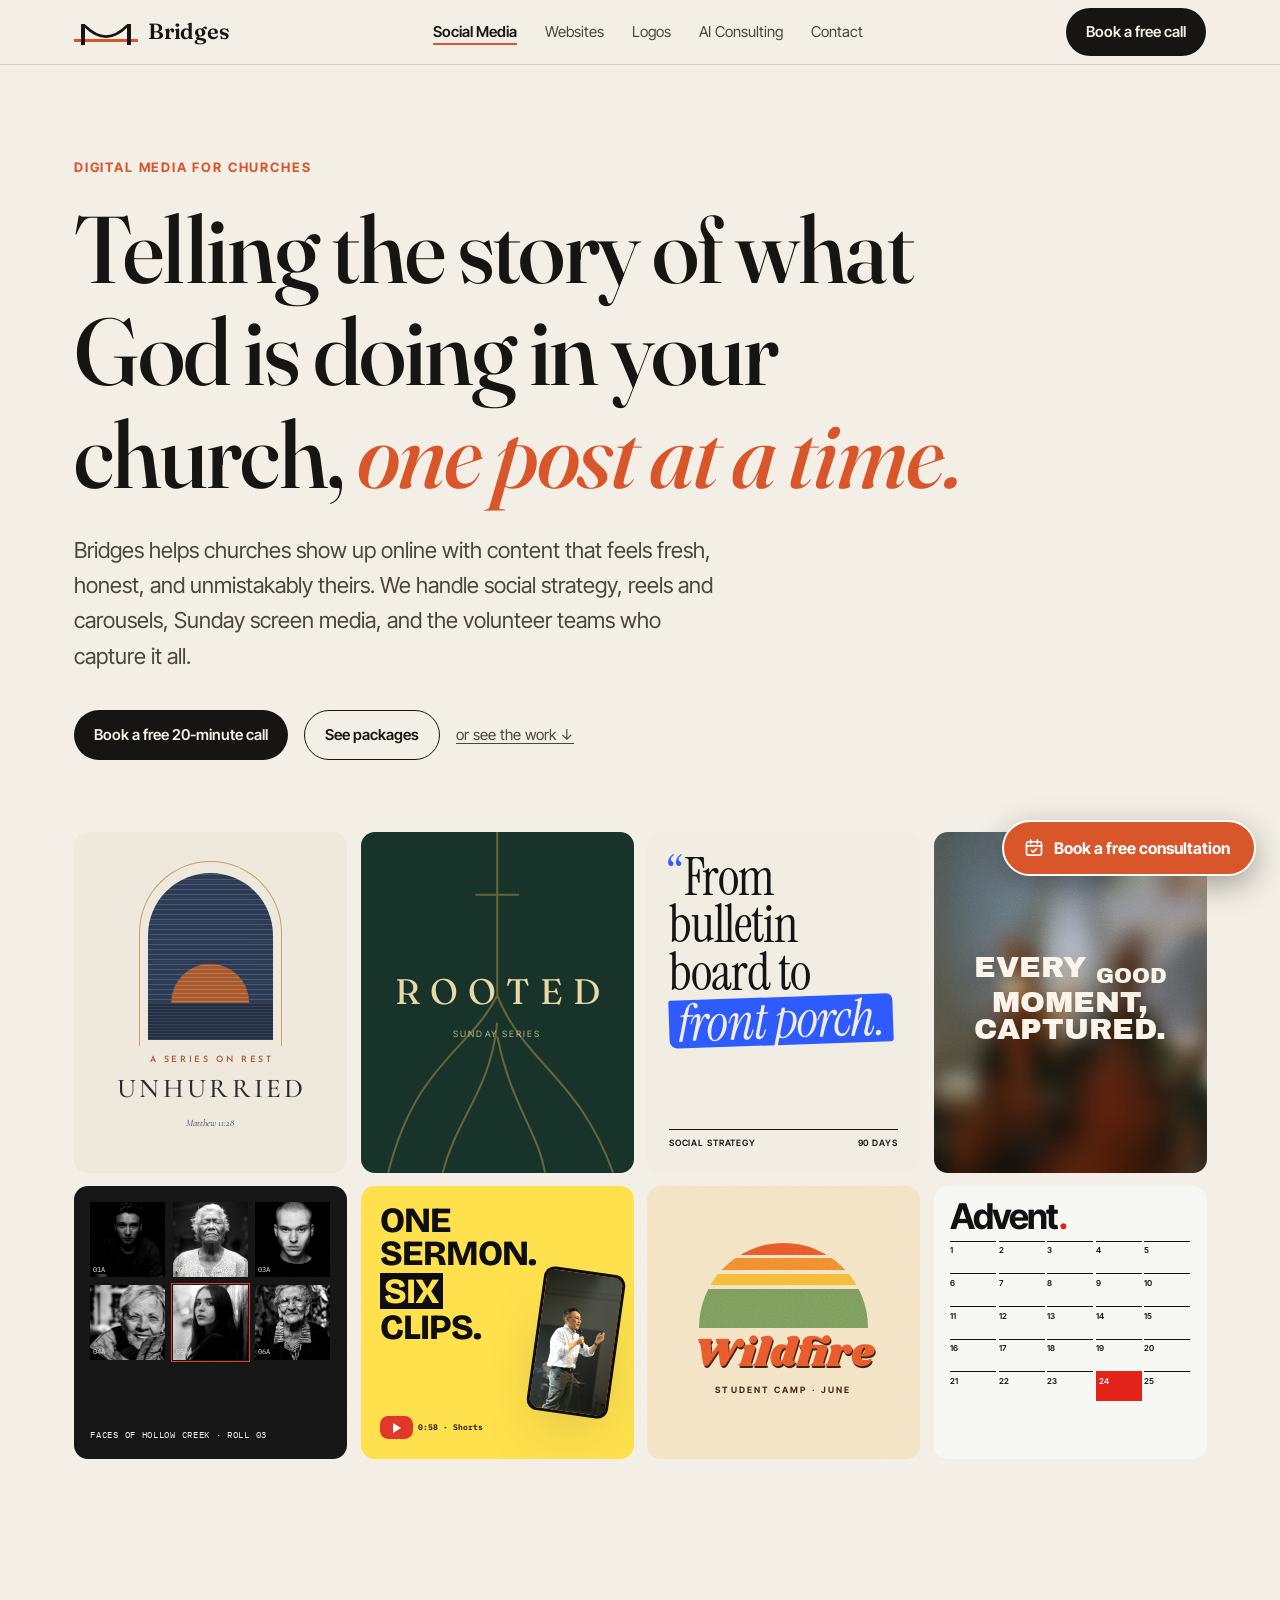
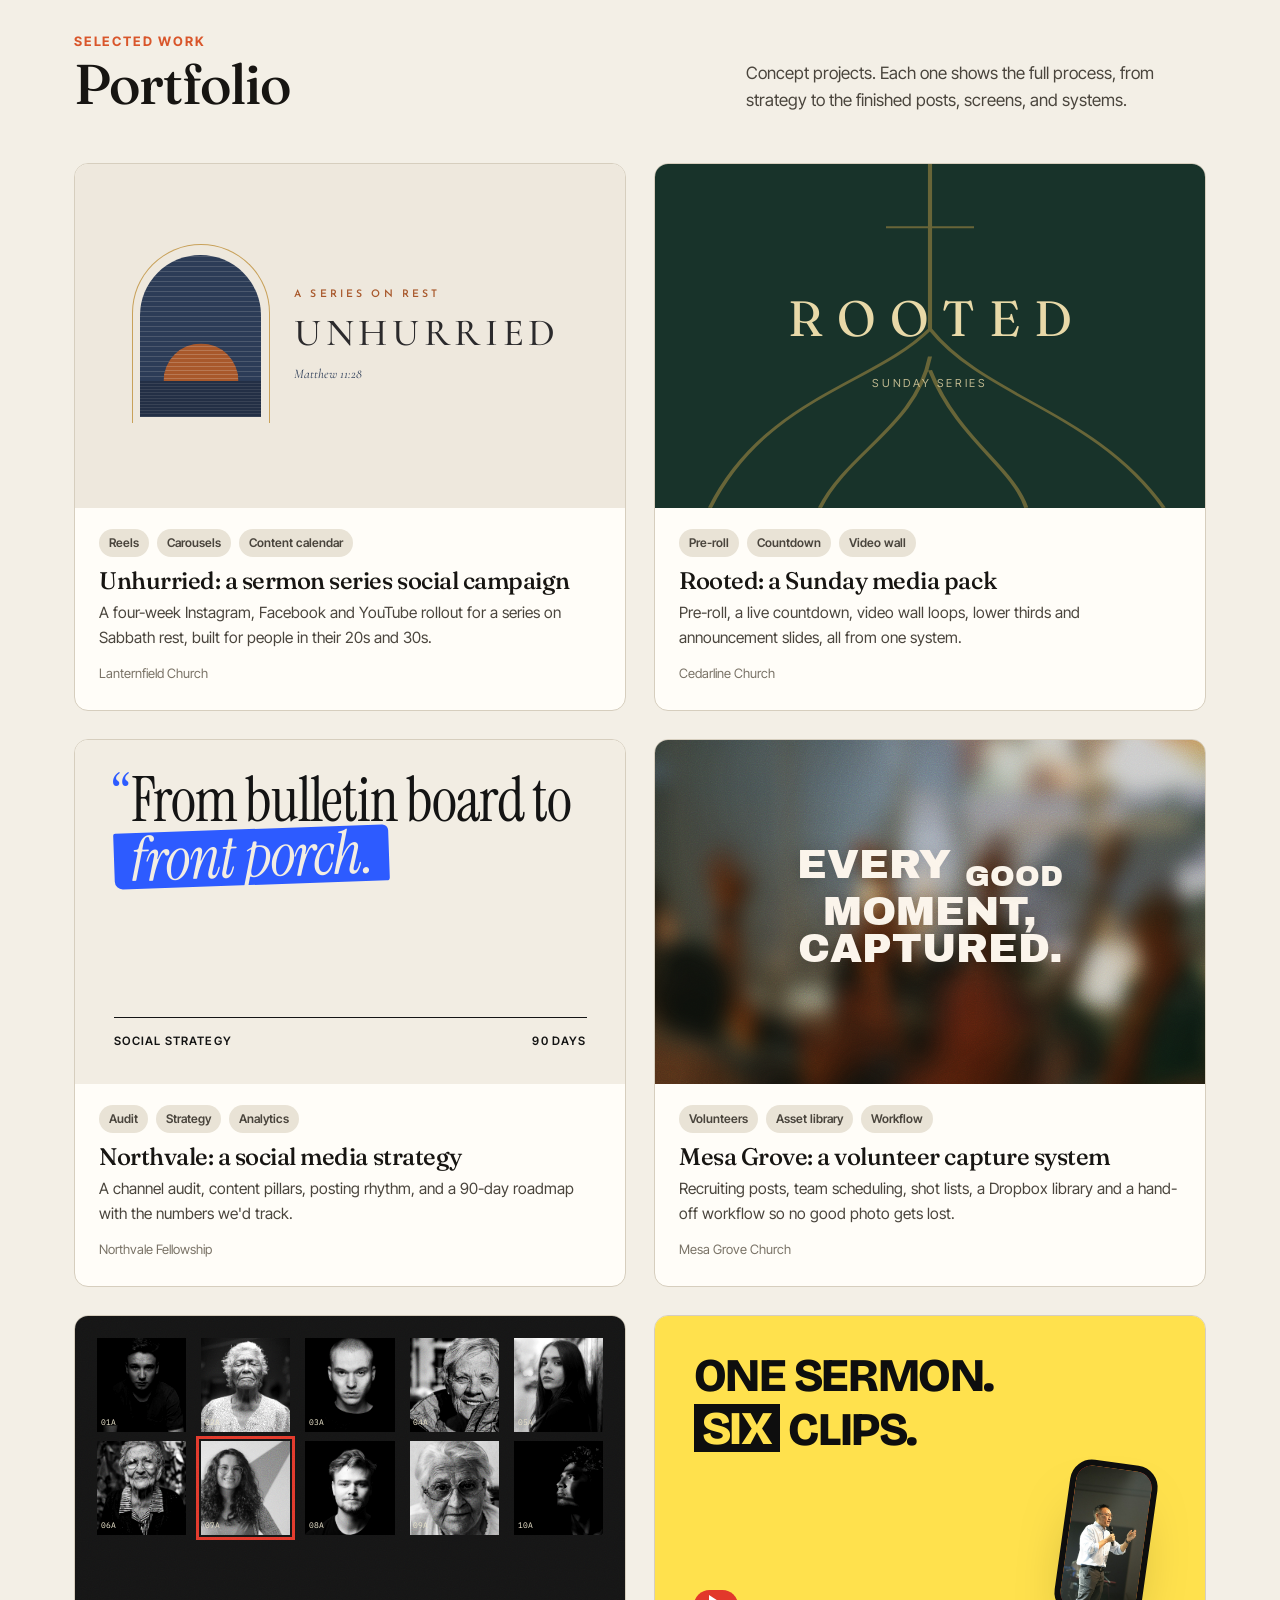
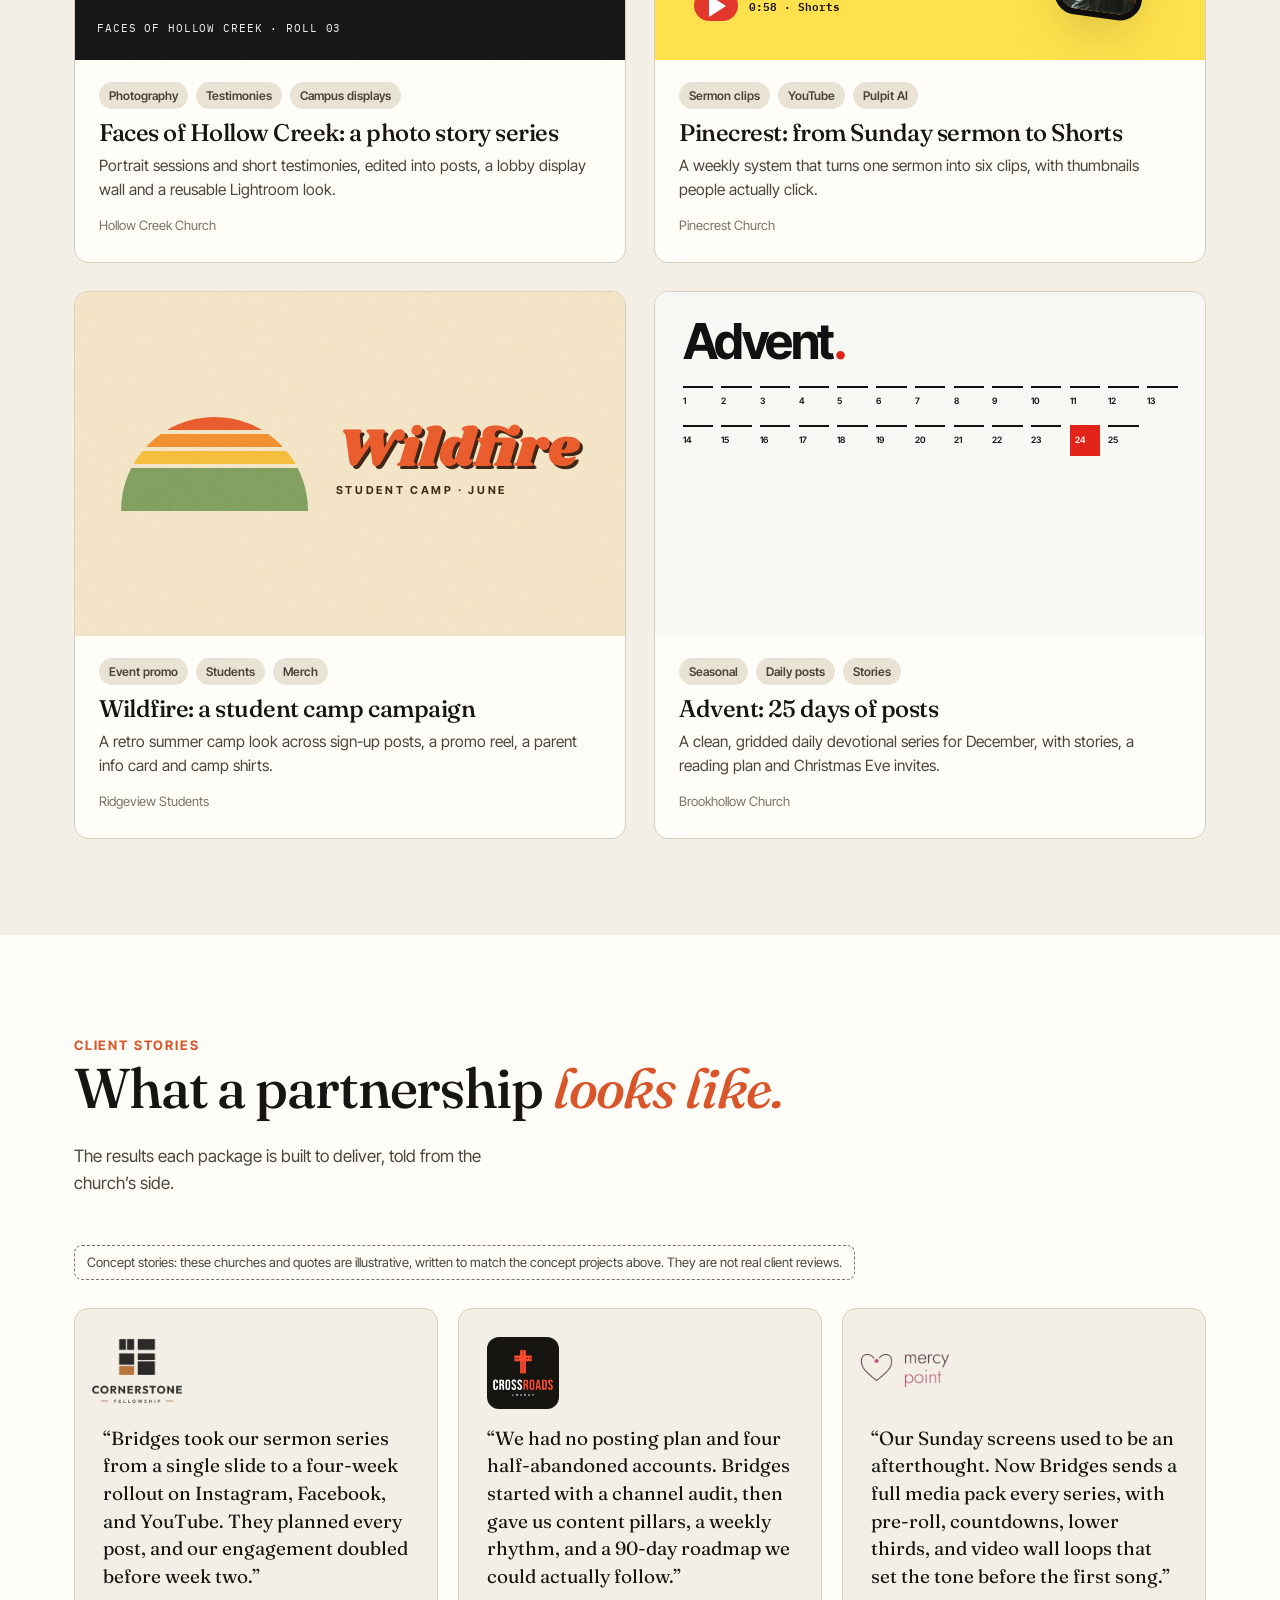
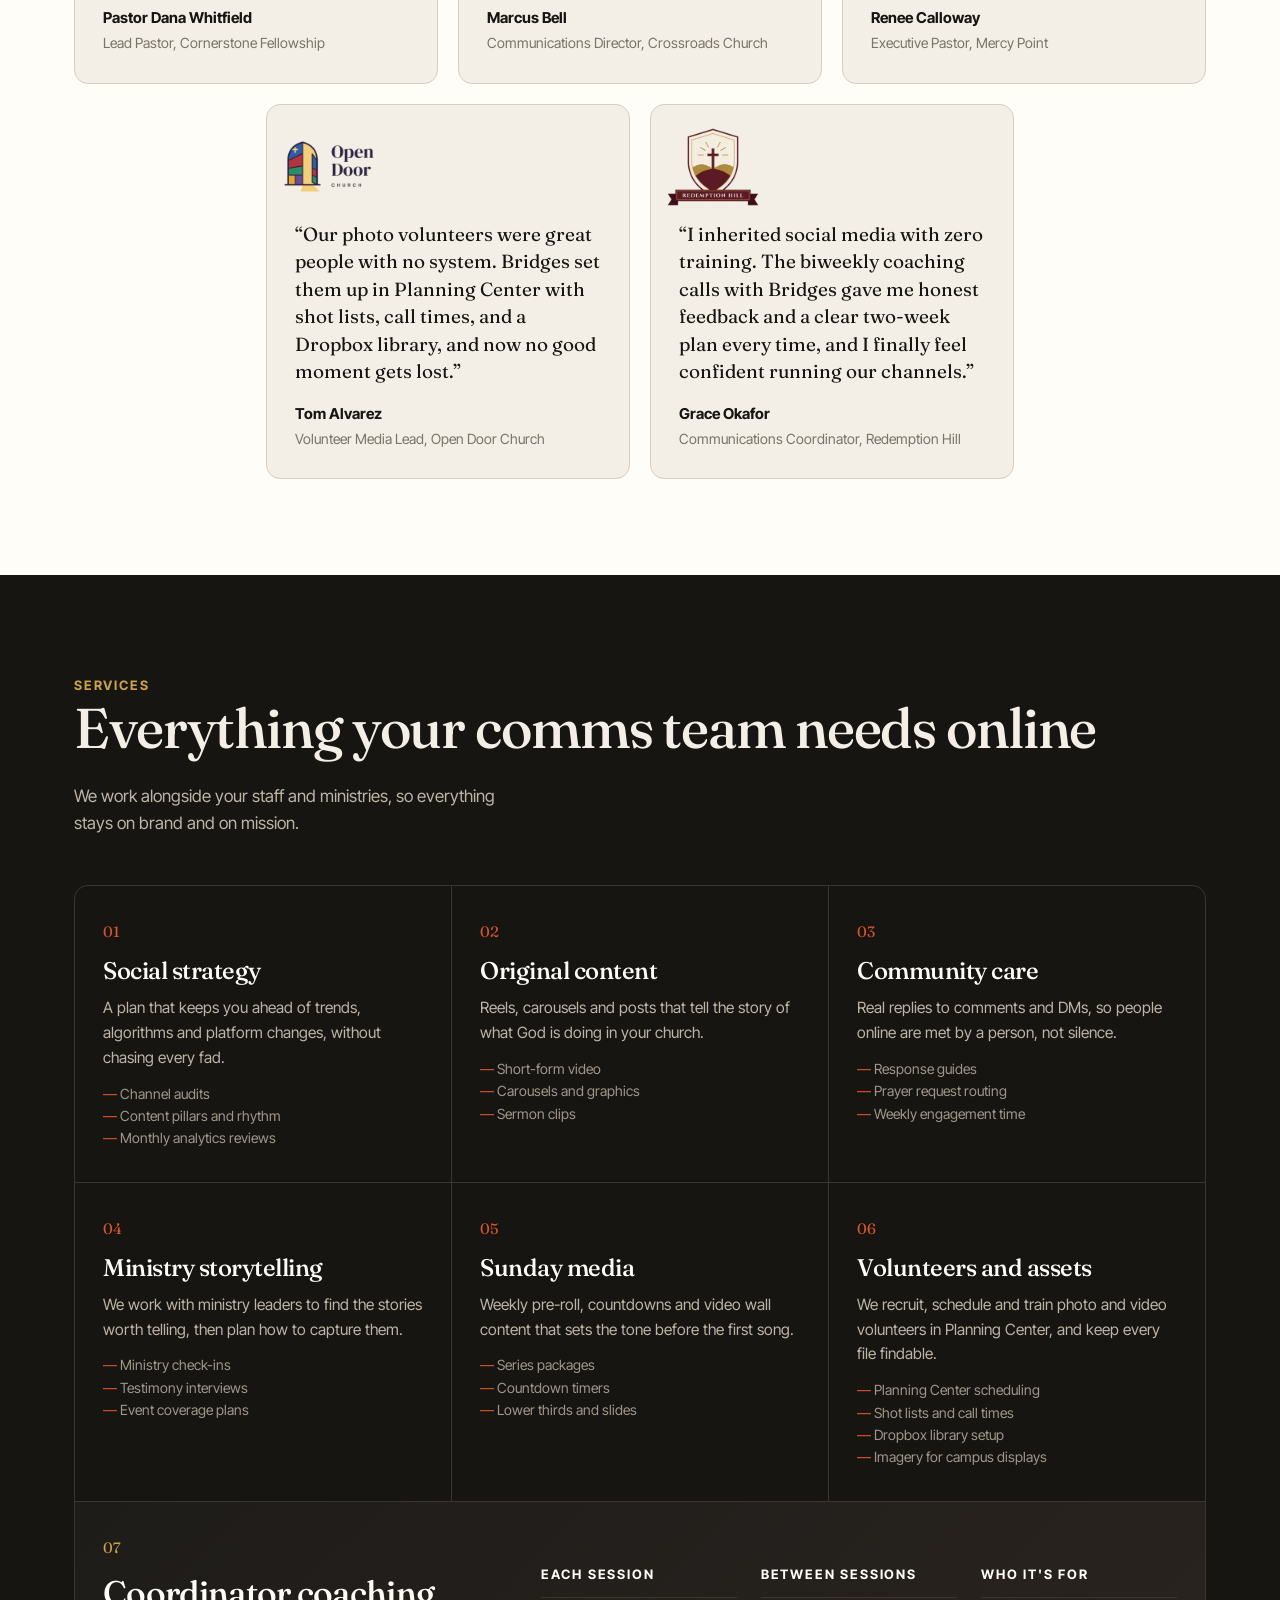
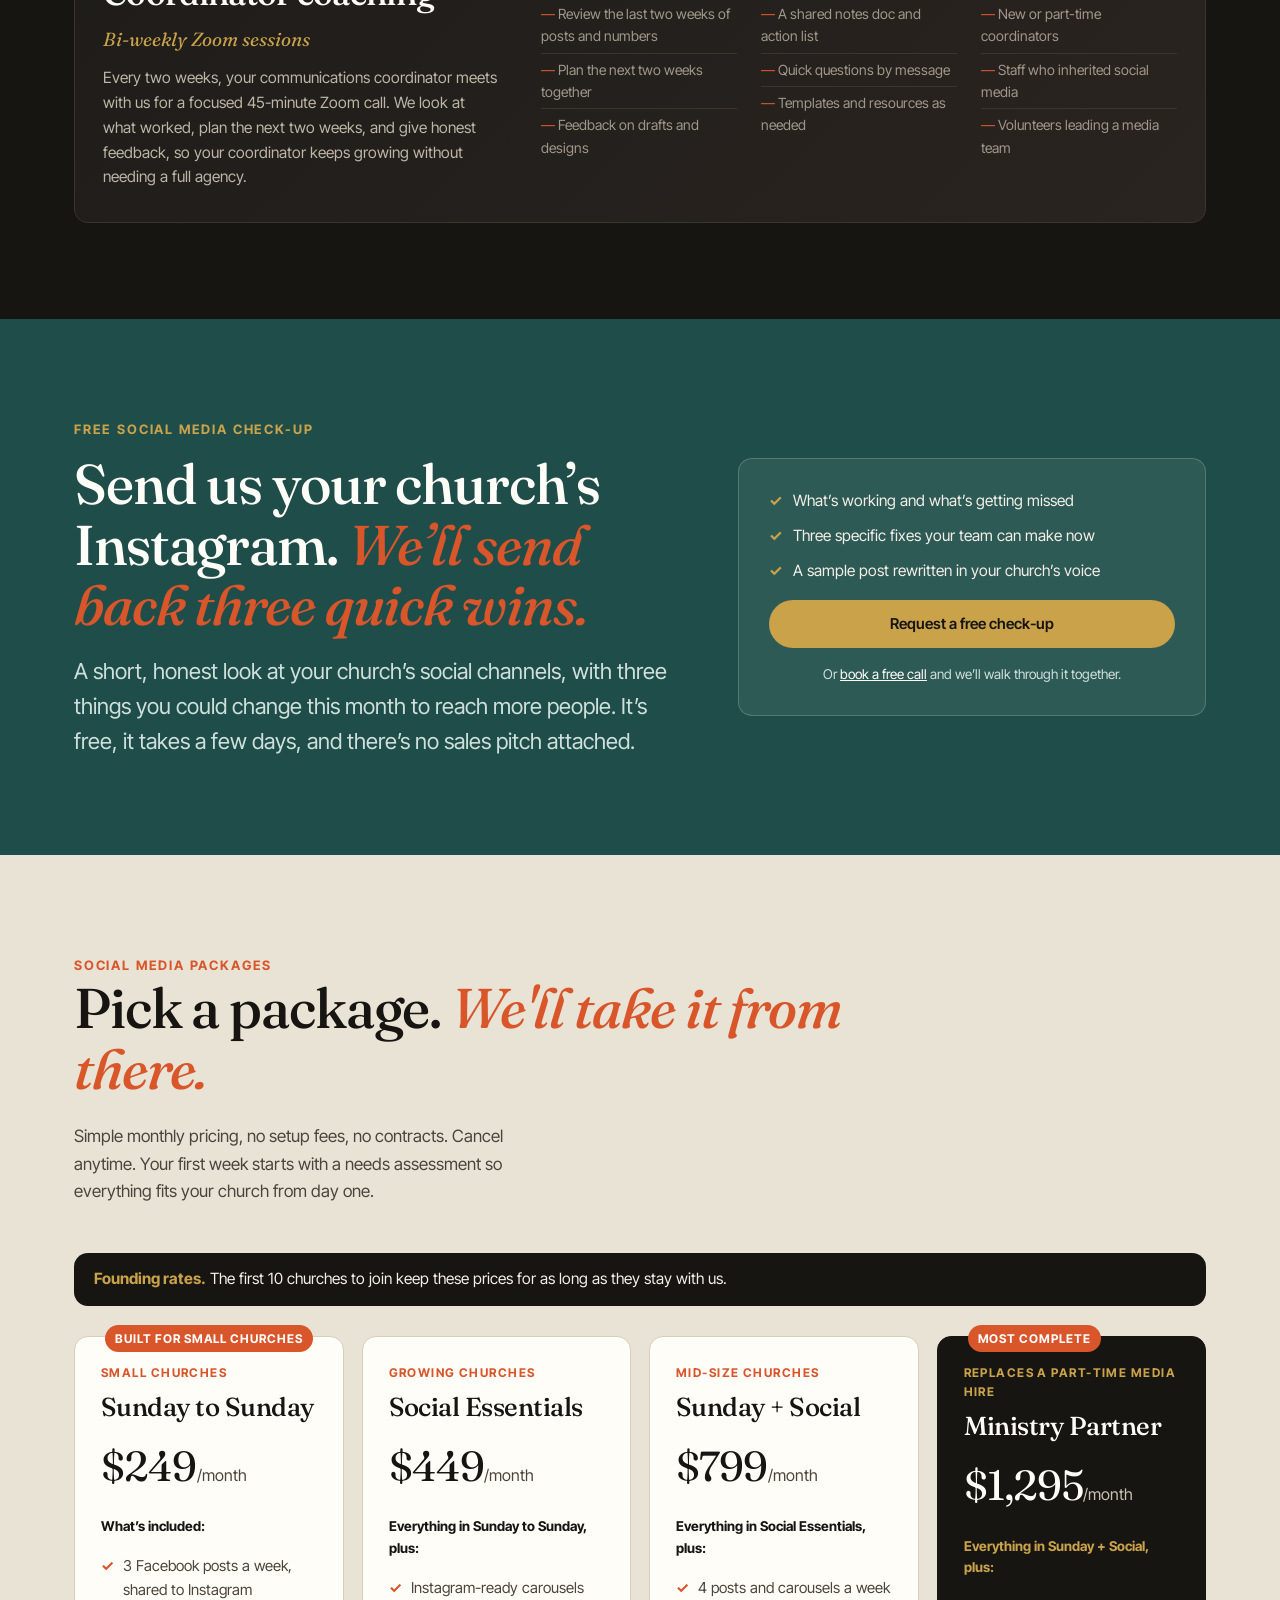
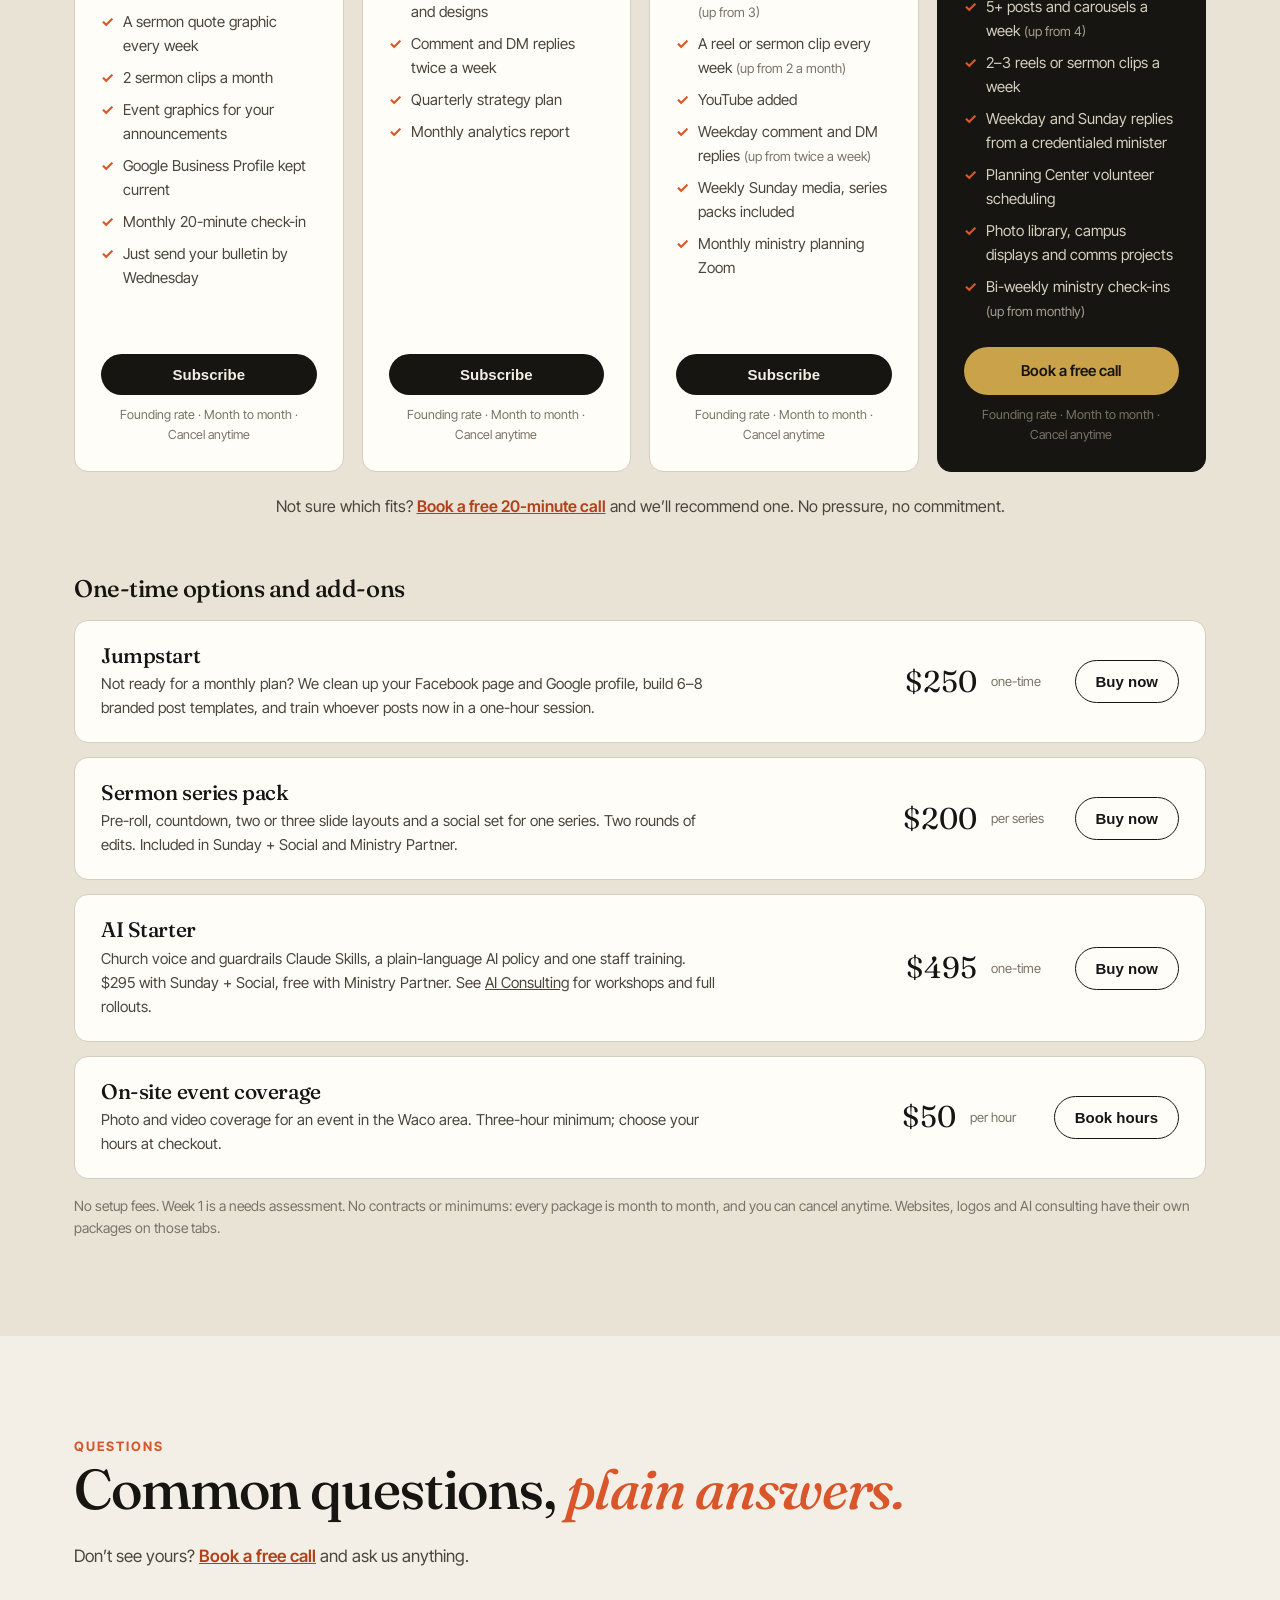
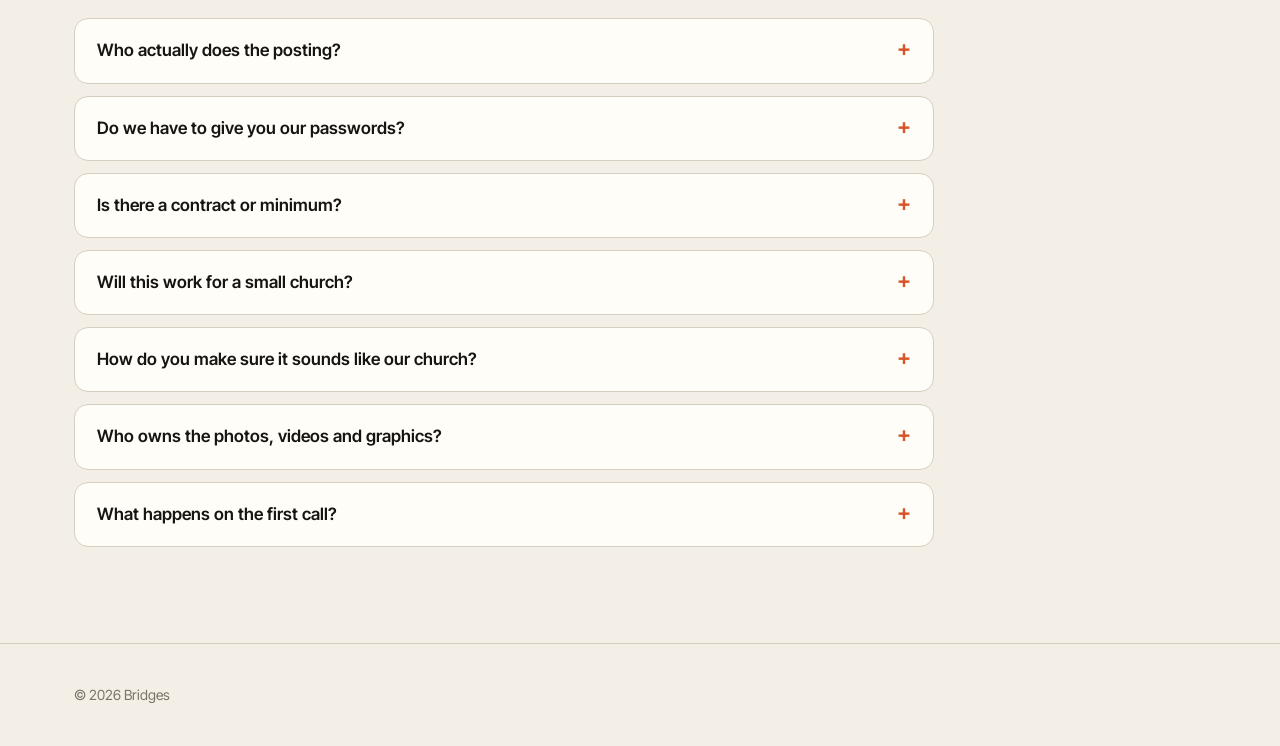
<file: index.html>
<!doctype html>
<html lang="en">
<head>
<meta charset="utf-8">
<meta name="viewport" content="width=device-width, initial-scale=1">
<title>Bridges — Media and AI for Churches</title>
<meta name="description" content="Bridges is a church media and AI studio: social strategy, reels and carousels, Sunday screen media, photography, and volunteer capture teams.">
<link rel="preconnect" href="https://fonts.googleapis.com">
<link rel="preconnect" href="https://fonts.gstatic.com" crossorigin>
<link href="https://fonts.googleapis.com/css2?family=Fraunces:ital,opsz,wght@0,9..144,300..700;1,9..144,300..700&family=Inter+Tight:wght@400;500;600;700&family=Cormorant+Garamond:wght@400;500&family=Josefin+Sans:wght@400;600&family=Anton&family=Instrument+Serif:ital@0;1&family=Archivo+Black&family=IBM+Plex+Mono:wght@400;600&family=Bricolage+Grotesque:opsz,wght@12..96,800&family=Shrikhand&display=swap" rel="stylesheet">
<link rel="stylesheet" href="styles.css">
<style>
/* thumbnail art: four different visual languages */
.hero-strip .tile,.card .thumb{container-type:inline-size}
.art{position:absolute;inset:0;overflow:hidden}

/* 1 · Unhurried: light linen, arched window, classic caps */
.art-unhurried{background:#EEE8DD;color:#2B2A2C;display:flex;flex-direction:column;align-items:center;justify-content:center;gap:5cqw;text-align:center}
.art-unhurried .archframe{width:46%}
.art-unhurried .k{font-family:"Josefin Sans",var(--sans);font-size:3.2cqw;font-weight:600;letter-spacing:.3em;text-transform:uppercase;color:#A8582B;padding-left:.3em}
.art-unhurried .t{font-family:"Cormorant Garamond",Georgia,serif;font-weight:500;font-size:10cqw;letter-spacing:.12em;text-transform:uppercase;line-height:1;padding-left:.12em;margin-top:-2cqw}
.art-unhurried .ref{font-family:"Cormorant Garamond",Georgia,serif;font-style:italic;font-size:3.6cqw;color:#2C3C57}
/* 2 · Rooted: forest green, gold roots */
.art-rooted{background:#18332A;color:#E8D9A8;display:flex;align-items:center;justify-content:center;flex-direction:column}
.art-rooted .t{font-family:var(--serif);font-size:13cqw;letter-spacing:.28em;padding-left:.28em;position:relative}
.art-rooted svg{position:absolute;inset:0;width:100%;height:100%;opacity:.45}
.art-rooted small{position:relative;font-size:3.2cqw;letter-spacing:.24em;text-transform:uppercase;opacity:.8;margin-top:3cqw}
/* 3 · Northvale: editorial serif */
.art-strategy{background:#F2EDE3;color:#141414;padding:8%;display:flex;flex-direction:column;justify-content:space-between}
.art-strategy .t{font-family:"Instrument Serif",Georgia,serif;font-size:19cqw;line-height:.92;letter-spacing:-.02em}
.art-strategy .q{font-family:"Instrument Serif",Georgia,serif;color:#2D5BFF}
.art-strategy .brush{display:inline-block;background:#2D5BFF;color:#F2EDE3;padding:0 3cqw;transform:rotate(-2deg);border-radius:2px 6px 3px 8px;font-style:italic}
.art-strategy small{font-family:var(--sans);font-size:3.2cqw;font-weight:600;letter-spacing:.1em;text-transform:uppercase;display:flex;justify-content:space-between;border-top:1px solid #141414;padding-top:3%}

/* 4 · Mesa Grove: heavy type over a blurred photo */
.art-capture{display:flex;align-items:center;justify-content:center;text-align:center}
.art-capture .photo{position:absolute;inset:-10%;filter:blur(14px);background:radial-gradient(circle at 25% 30%,#E0482F 0 14%,transparent 26%),radial-gradient(circle at 70% 25%,#F06A3C 0 10%,transparent 22%),radial-gradient(circle at 60% 70%,#D93A2A 0 16%,transparent 30%),radial-gradient(circle at 20% 80%,#F2A33A 0 8%,transparent 20%),radial-gradient(circle at 85% 85%,#E85B37 0 9%,transparent 20%),linear-gradient(160deg,#36593A,#1F3A27)}
.art-capture .t{position:relative;z-index:2;font-family:"Archivo Black",Impact,sans-serif;color:#FBF4EA;font-size:11cqw;line-height:1.02;text-transform:uppercase;padding:0 7%;text-shadow:0 2px 18px rgba(0,0,0,.25)}
.art-capture .t span{display:inline-block}
.art-capture .t .up{transform:translateY(-.12em)}.art-capture .t .dn{transform:translateY(.1em)}.art-capture .t .sm{font-size:.72em}

/* wide card thumbnails */
.card .art-unhurried{flex-direction:row;gap:6cqw}.card .art-unhurried .archframe{width:22%}.card .art-unhurried .txt{display:flex;flex-direction:column;gap:2cqw;align-items:flex-start;text-align:left}
.card .art-unhurried .t{font-size:7cqw;margin-top:0;padding-left:0}.card .art-unhurried .k{font-size:1.9cqw;padding-left:0}.card .art-unhurried .ref{font-size:2.4cqw}
.card .art-rooted .t{font-size:9cqw}.card .art-rooted small{font-size:2cqw}
.card .art-strategy{padding:6% 7%}.card .art-strategy .t{font-size:11cqw}.card .art-strategy small{font-size:2.1cqw}
.card .art-capture .t{font-size:7.5cqw;padding:0 12%}

/* 5 · Hollow Creek: documentary contact sheet */
.art-faces{background:#151515;padding:6%;display:grid;grid-template-columns:repeat(3,1fr);grid-auto-rows:1fr;gap:3%;font-family:"IBM Plex Mono",monospace}
.art-faces .fr{position:relative;background:radial-gradient(ellipse 34% 26% at 50% 40%,#bdbdbd 0 60%,transparent 62%),radial-gradient(ellipse 58% 40% at 50% 100%,#9a9a9a 0 70%,transparent 72%),linear-gradient(#5b5b5b,#2c2c2c)}
.art-faces .fr:nth-child(2n){background:radial-gradient(ellipse 30% 24% at 42% 42%,#d0d0d0 0 60%,transparent 62%),radial-gradient(ellipse 55% 38% at 40% 100%,#888 0 70%,transparent 72%),linear-gradient(#777,#3a3a3a)}
.art-faces .fr:nth-child(3n){background:radial-gradient(ellipse 32% 25% at 60% 38%,#a8a8a8 0 60%,transparent 62%),radial-gradient(ellipse 60% 40% at 62% 100%,#6f6f6f 0 70%,transparent 72%),linear-gradient(#4a4a4a,#1f1f1f)}
.art-faces .fr{overflow:hidden}
.art-faces .fr i{z-index:2;position:absolute;left:4%;bottom:3%;font-style:normal;font-size:2.4cqw;color:#E9E2C9}
.art-faces .pick{outline:.7cqw solid #E2382B;outline-offset:.5cqw}
.art-faces .t{grid-column:1/-1;color:#EDEDED;font-size:3.2cqw;letter-spacing:.08em;text-transform:uppercase;align-self:end}

/* 6 · Pinecrest: YouTube-thumbnail punch */
.art-shorts{background:#FFE14D;color:#0E0E0E;padding:7%;display:flex;flex-direction:column;justify-content:space-between}
.art-shorts .t{position:relative;z-index:2;font-family:"Bricolage Grotesque",var(--sans);font-weight:800;font-size:13cqw;line-height:.92;letter-spacing:-.03em;text-transform:uppercase;max-width:80%}
.art-shorts .t mark{display:inline-block;background:#0E0E0E;color:#FFE14D;padding:.6cqw 1.5cqw 0;line-height:.95;margin:1.2cqw 0}
.art-shorts .bar{display:flex;gap:2cqw;align-items:center;font-family:"IBM Plex Mono",monospace;font-size:3cqw;font-weight:600}
.art-shorts .play{width:12cqw;aspect-ratio:1.4;background:#E2382B;border-radius:3cqw;display:grid;place-items:center}
.art-shorts .play::after{content:"";border-left:3.2cqw solid #fff;border-top:2cqw solid transparent;border-bottom:2cqw solid transparent;margin-left:.6cqw}
.art-shorts .phone{overflow:hidden;position:absolute;right:6%;bottom:16%;width:30%;aspect-ratio:9/16;border:1.2cqw solid #0E0E0E;border-radius:4cqw;background:linear-gradient(170deg,#E2382B,#6B1F18);transform:rotate(8deg)}

/* 7 · Ridgeview: retro camp badge */
.art-camp{background:#F3E3C3;display:flex;flex-direction:column;align-items:center;justify-content:center;gap:3cqw;color:#3B2416;text-align:center}
.art-camp .sun{width:62%;aspect-ratio:2/1;border-radius:999px 999px 0 0;background:repeating-linear-gradient(180deg,#E8572A 0 14%,#F3E3C3 14% 18%,#F08A2E 18% 32%,#F3E3C3 32% 36%,#F5B93B 36% 50%,#F3E3C3 50% 54%,#7A9A5B 54% 100%)}
.art-camp .t{font-family:Shrikhand,"Cooper Black",Georgia,serif;font-size:15cqw;line-height:.9;color:#E8572A;text-shadow:.6cqw .6cqw 0 #3B2416}
.art-camp small{font-family:var(--sans);font-weight:700;font-size:3.2cqw;letter-spacing:.24em;text-transform:uppercase}

/* 8 · Brookhollow: Swiss advent grid */
.art-advent{background:#F7F7F4;color:#111;padding:7%;display:grid;grid-template-columns:repeat(5,1fr);gap:1.5cqw;align-content:start}
.art-advent b{grid-column:1/-1;font-family:"Inter Tight",var(--sans);font-weight:700;font-size:15cqw;letter-spacing:-.05em;line-height:.85;margin-bottom:3cqw}
.art-advent b span{color:#E2231A}
.art-advent i{font-style:normal;font-family:"Inter Tight",var(--sans);font-weight:600;font-size:3cqw;aspect-ratio:1;border-top:.4cqw solid #111;padding-top:1cqw}
.art-advent i.on{background:#E2231A;color:#fff;border-color:#E2231A;padding-left:1cqw}
.card .art-faces{grid-template-columns:repeat(5,1fr);padding:4%}.card .art-faces .t{font-size:2cqw}.card .art-faces .fr i{font-size:1.5cqw}
.card .art-shorts .t{font-size:8.5cqw;max-width:65%}.card .art-shorts .phone{width:16%;bottom:12%;right:10%}.card .art-shorts .bar{font-size:2cqw}.card .art-shorts .play{width:8cqw}
.card .art-camp{flex-direction:row;gap:5cqw;text-align:left}.card .art-camp .sun{width:34%}.card .art-camp .t{font-size:10cqw}.card .art-camp small{font-size:2cqw}
.card .art-advent{grid-template-columns:repeat(13,1fr);padding:5%}.card .art-advent b{font-size:9cqw}.card .art-advent i{font-size:1.6cqw}
.hero-strip .tile:nth-child(n+5){aspect-ratio:1}
.hero-strip .art-shorts .t{max-width:58%}
.hero-strip .tile:nth-child(n+5) .art-advent{padding:6%;gap:1cqw}
.hero-strip .tile:nth-child(n+5) .art-advent b{font-size:13cqw;margin-bottom:2cqw}
.hero-strip .tile:nth-child(n+5) .art-advent i{aspect-ratio:auto;height:11cqw}
.svc-ai{grid-column:1/-1;display:grid;grid-template-columns:1fr 1.6fr;gap:40px;background:linear-gradient(135deg,#1E1C19,#2A2420)}
.svc-ai .num{color:var(--gold)}
.svc-ai h3{font-size:34px}
.svc-ai .tag-ai{font-family:var(--serif);font-style:italic;font-size:19px;color:var(--gold);margin-bottom:12px}
.ai-cols{display:grid;grid-template-columns:repeat(3,1fr);gap:24px;align-content:center}
.ai-cols b{color:var(--white);font-size:13px;letter-spacing:.14em;text-transform:uppercase}
.ai-cols ul{margin-top:10px}
.ai-cols li{padding:5px 0;border-top:1px solid #3A362F}
@media (max-width:900px){.svc-ai{grid-template-columns:1fr;gap:20px}.ai-cols{grid-template-columns:1fr 1fr}}
@media (max-width:600px){.ai-cols{grid-template-columns:1fr}}

/* contact form */
.cform{background:#FFFDF8;color:var(--ink);border-radius:var(--r);padding:28px;display:grid;gap:16px;min-width:0}
.cform .frow{display:grid;gap:6px;border:0;min-width:0}
.cform label,.cform legend{font-size:13px;font-weight:700;letter-spacing:.06em;text-transform:uppercase;color:var(--ink-2)}
.cform input:not([type=checkbox]),.cform textarea{font:inherit;font-size:16px;padding:12px 14px;border:1.5px solid var(--line);border-radius:10px;background:#fff;color:var(--ink);width:100%}
.cform input:focus,.cform textarea:focus{outline:2px solid var(--ember);outline-offset:1px;border-color:var(--ember)}
.cform .chips{display:flex;flex-wrap:wrap;gap:8px;margin-top:4px}
.cform .chips label{display:flex;align-items:center;gap:6px;font-size:14px;font-weight:600;letter-spacing:0;text-transform:none;border:1.5px solid var(--line);border-radius:99px;padding:7px 12px;cursor:pointer;color:var(--ink)}
.cform .chips label:has(input:checked){border-color:var(--ember);background:#FBE7DE}
.cform .chips input{accent-color:var(--ember)}
.cform .btn{justify-self:start;background:var(--ink)}
.cform .fmsg{font-size:14.5px;color:var(--ink-2);min-height:1em}
.plans{display:grid;grid-template-columns:repeat(4,1fr);gap:18px;align-items:stretch}.plan{padding:26px!important}.plan .price b{font-size:42px!important}
.founding{background:var(--ink);color:var(--paper);border-radius:var(--r);padding:14px 20px;margin-bottom:30px;font-size:15.5px}.founding b{color:var(--gold)}
.plan{background:var(--white);border:1px solid var(--line);border-radius:var(--r);padding:30px;display:flex;flex-direction:column;gap:10px;position:relative}
.plan.feat{background:var(--ink);color:var(--paper);border-color:var(--ink)}
.plan .pop{position:absolute;top:-12px;left:30px;background:var(--ember);color:#fff;font-size:12px;font-weight:700;letter-spacing:.08em;text-transform:uppercase;padding:4px 10px;border-radius:99px}
.plan .len{font-size:12px;font-weight:700;letter-spacing:.12em;text-transform:uppercase;color:var(--ember)}.plan.feat .len{color:var(--gold)}
.plan h3{font-size:26px}.plan.feat h3{color:var(--white)}
.plan .price{font-size:16px;color:var(--ink-2)}.plan.feat .price{color:#C9C1B2}
.plan .price b{font-family:var(--serif);font-weight:400;font-size:48px;color:var(--ink);letter-spacing:-.02em}.plan.feat .price b{color:var(--white)}
.plan ul{list-style:none;display:grid;align-content:start;gap:8px;margin:8px 0 14px;font-size:15px;color:var(--ink-2);flex:1}.plan.feat ul{color:#D6CEBF}
.plan li{padding-left:22px;position:relative}.plan li::before{content:"✓";position:absolute;left:0;color:var(--ember);font-weight:700}
.plan .btn{justify-content:center}.plan.feat .btn{background:var(--gold);color:var(--ink)}.plan.feat .btn:hover{background:var(--white)}
.plan .small{font-size:12.5px;color:var(--muted);text-align:center}
@media (max-width:1100px){.plans{grid-template-columns:1fr 1fr;row-gap:30px}}@media (max-width:640px){.plans{grid-template-columns:1fr}}
.toast{position:fixed;left:50%;bottom:max(24px,env(safe-area-inset-bottom,0px));translate:-50% 0;background:var(--ink);color:var(--paper);padding:14px 20px;border-radius:12px;font-size:15px;box-shadow:0 18px 40px -16px rgba(0,0,0,.5);z-index:100;max-width:calc(100% - 32px)}
.addons{display:grid;gap:14px}
.addon{background:var(--white);border:1px solid var(--line);border-radius:var(--r);padding:22px 26px;display:flex;justify-content:space-between;align-items:center;gap:24px}
.addon h3{font-size:21px}.addon p{font-size:15px;color:var(--ink-2);max-width:620px;margin-top:4px}
.addon .ar{display:flex;align-items:center;gap:14px;flex:none}.addon .ar b{font-family:var(--serif);font-weight:400;font-size:30px}.addon .ar span{font-size:13px;color:var(--muted);width:70px}
@media (max-width:700px){.addon{flex-direction:column;align-items:flex-start}.addon .ar{flex-wrap:wrap}}
#packages .addon .btn.ghost{background:transparent;color:var(--ink);border:1.5px solid var(--ink)}#packages .addon .btn.ghost:hover{background:var(--ink);color:var(--paper)}
.hero-link{align-self:center;color:var(--ink-2);font-size:15px;text-decoration:underline;text-underline-offset:3px}
.plans-help{margin-top:22px;text-align:center;font-size:16px;color:var(--ink-2)}.plans-help a{color:var(--ember-dk);font-weight:600}
.checkup{background:var(--teal);color:var(--paper)}.checkup .eyebrow{color:var(--gold)}.checkup h2{color:var(--white);margin-top:12px}.checkup .lede{color:#CFE0DC;margin-top:18px}
.checkup-in{display:grid;grid-template-columns:1.3fr 1fr;gap:56px;align-items:center}
.checkup-cta{background:rgba(255,253,248,.07);border:1px solid rgba(255,253,248,.18);border-radius:var(--r);padding:30px;display:flex;flex-direction:column;gap:16px}
.checkup-list{list-style:none;display:grid;gap:10px;font-size:15.5px}.checkup-list li{padding-left:24px;position:relative}.checkup-list li::before{content:"✓";position:absolute;left:0;color:var(--gold);font-weight:700}
.checkup .btn{background:var(--gold);color:var(--ink);justify-content:center}.checkup .btn:hover{background:var(--white)}
.checkup .small{font-size:13.5px;color:#CFE0DC;text-align:center}.checkup .small a{color:var(--white)}
@media (max-width:860px){.checkup-in{grid-template-columns:1fr;gap:28px}}
.faq-list{display:grid;gap:12px;max-width:860px}
.faq details{background:var(--white);border:1px solid var(--line);border-radius:var(--r);padding:18px 22px}
.faq summary{cursor:pointer;font-weight:600;font-size:17px;list-style:none;display:flex;justify-content:space-between;gap:16px}
.faq summary::-webkit-details-marker{display:none}.faq summary::after{content:"+";color:var(--ember);font-size:22px;line-height:1}
.faq details[open] summary::after{content:"–"}
.faq details p{margin-top:12px;color:var(--ink-2);font-size:15.5px;line-height:1.6}
.faq .sec-head a{color:var(--ember-dk);font-weight:600}
.stories{background:var(--white)}
.tq-logos{display:flex;flex-wrap:wrap;gap:28px 44px;align-items:center;justify-content:space-between;padding:8px 0 36px;border-bottom:1px solid var(--line);margin-bottom:36px}
.tq-logos img{height:72px;width:auto;opacity:.85;filter:grayscale(1)}
.tq-grid{display:grid;grid-template-columns:repeat(6,1fr);gap:20px}.tq{grid-column:span 2}.tq:nth-child(4){grid-column:2/span 2}
.tq{background:var(--paper);border:1px solid var(--line);border-radius:var(--r);padding:28px;display:flex;flex-direction:column;gap:16px;margin:0}
.tq-logo{height:96px;width:96px;object-fit:contain;align-self:flex-start;margin:-14px 0 -10px -14px}
.tq-logo.dark{background:#171512;border-radius:12px;margin:0 0 0 0;height:72px;width:72px;padding:4px}
.tq blockquote{font-family:var(--serif);font-size:19px;line-height:1.45;color:var(--ink);flex:1}
.tq figcaption{display:grid;gap:2px;font-size:14px;color:var(--muted)}.tq figcaption b{color:var(--ink);font-size:15px}
@media (max-width:980px){.tq-grid{grid-template-columns:1fr 1fr}.tq,.tq:nth-child(4){grid-column:auto}}
@media (max-width:640px){.tq-grid{grid-template-columns:1fr}.tq-logos{justify-content:center}.tq-logos img{height:56px}}
.plan .plus{font-size:13.5px;font-weight:700;color:var(--ink);margin:6px 0 -2px}.plan.feat .plus{color:var(--gold)}.plan .up{color:var(--muted);font-size:13px;white-space:nowrap}.plan.feat .up{color:#A79F92}
</style>
</head>
<body>

<nav class="nav">
  <div class="wrap">
    <a class="logo" href="index.html"><span class="logo-mark"></span>Bridges</a>
    <ul class="nav-links"><li><a href="index.html" class="on">Social Media</a></li><li><a href="web.html">Websites</a></li><li><a href="logos.html">Logos</a></li><li><a href="ai.html">AI Consulting</a></li><li><a href="contact.html">Contact</a></li></ul>
    <a class="btn" href="contact.html#book">Book a free call</a>
  </div>
</nav>

<header class="hero">
  <div class="wrap">
    <span class="eyebrow">Digital media for churches</span>
    <h1>Telling the story of what God is doing in your church, <em class="ital">one post at a time.</em></h1>
    <p class="lede">Bridges helps churches show up online with content that feels fresh, honest, and unmistakably theirs. We handle social strategy, reels and carousels, Sunday screen media, and the volunteer teams who capture it all.</p>
    <div class="hero-row">
      <a class="btn" href="contact.html#book">Book a free 20-minute call</a>
      <a class="btn ghost" href="#packages">See packages</a>
      <a class="hero-link" href="#work">or see the work ↓</a>
    </div>

    <div class="hero-strip" aria-hidden="true">
      <div class="tile"><div class="art art-unhurried"><div class="archframe"><span class="ring"></span><div class="archwin"></div></div><div class="txt" style="display:contents"><span class="k">A series on rest</span><span class="t">Unhurried</span><span class="ref">Matthew 11:28</span></div></div></div>
      <div class="tile"><div class="art art-rooted"><svg viewBox="0 0 200 250" preserveAspectRatio="none"><path d="M100 0 V120 M84 46 H116 M100 120 C80 160 40 170 20 250 M100 120 C120 170 160 180 185 250 M100 140 C95 190 70 210 60 250 M100 150 C110 200 130 220 135 250" stroke="#C9A24A" fill="none" stroke-width="1.5"/></svg><span class="t">ROOTED</span><small>Sunday series</small></div></div>
      <div class="tile"><div class="art art-strategy"><span class="t"><span class="q">“</span>From bulletin board to <span class="brush">front porch.</span></span><small><span>Social strategy</span><span>90 days</span></small></div></div>
      <div class="tile"><div class="art art-capture grain"><img class="ph" src="img/worship1.jpg" alt="" style="filter:blur(9px) saturate(1.25) brightness(.8);transform:scale(1.15)"><div class="t"><span class="up">Every</span> <span class="dn sm">good</span> <span>moment,</span> <span class="up">captured.</span></div></div></div>
      <div class="tile"><div class="art art-faces grain"><div class="fr"><img class="ph bw" src="img/p52.jpg" alt=""><i>01A</i></div><div class="fr"><img class="ph bw" src="img/p45.jpg" alt=""><i>02A</i></div><div class="fr"><img class="ph bw" src="img/p48.jpg" alt=""><i>03A</i></div><div class="fr"><img class="ph bw" src="img/p42.jpg" alt=""><i>04A</i></div><div class="fr pick"><img class="ph bw" src="img/p59.jpg" alt=""><i>05A</i></div><div class="fr"><img class="ph bw" src="img/p44.jpg" alt=""><i>06A</i></div><span class="t">Faces of Hollow Creek · Roll 03</span></div></div>
      <div class="tile"><div class="art art-shorts"><span class="t">One sermon. <mark>Six</mark> clips.</span><span class="phone"><img class="ph" src="img/preach2.jpg" alt="" style="border-radius:2.8cqw"></span><div class="bar"><span class="play"></span>0:58 · Shorts</div></div></div>
      <div class="tile"><div class="art art-camp grain"><div class="sun"></div><div><span class="t">Wildfire</span><br><small>Student camp · June</small></div></div></div>
      <div class="tile"><div class="art art-advent"><b>Advent<span>.</span></b><i>1</i><i>2</i><i>3</i><i>4</i><i>5</i><i>6</i><i>7</i><i>8</i><i>9</i><i>10</i><i>11</i><i>12</i><i>13</i><i>14</i><i>15</i><i>16</i><i>17</i><i>18</i><i>19</i><i>20</i><i>21</i><i>22</i><i>23</i><i class=on>24</i><i>25</i></div></div>
    </div>
  </div>
</header>

<section id="work">
  <div class="wrap">
    <div class="sec-head">
      <div>
        <span class="eyebrow">Selected work</span>
        <h2>Portfolio</h2>
      </div>
      <p>Concept projects. Each one shows the full process, from strategy to the finished posts, screens, and systems.</p>
    </div>

    <div class="work-grid">
      <a class="card" href="unhurried.html">
        <div class="thumb"><div class="art art-unhurried"><div class="archframe"><span class="ring"></span><div class="archwin"></div></div><div class="txt"><span class="k">A series on rest</span><span class="t">Unhurried</span><span class="ref">Matthew 11:28</span></div></div></div>
        <div class="body">
          <div class="tags"><span class="tag">Reels</span><span class="tag">Carousels</span><span class="tag">Content calendar</span></div>
          <h3>Unhurried: a sermon series social campaign</h3>
          <p>A four-week Instagram, Facebook and YouTube rollout for a series on Sabbath rest, built for people in their 20s and 30s.</p>
          <p class="client">Lanternfield Church</p>
        </div>
      </a>
      <a class="card" href="rooted.html">
        <div class="thumb"><div class="art art-rooted"><svg viewBox="0 0 200 250" preserveAspectRatio="none"><path d="M100 0 V120 M84 46 H116 M100 120 C80 160 40 170 20 250 M100 120 C120 170 160 180 185 250 M100 140 C95 190 70 210 60 250 M100 150 C110 200 130 220 135 250" stroke="#C9A24A" fill="none" stroke-width="1.5"/></svg><span class="t">ROOTED</span><small>Sunday series</small></div></div>
        <div class="body">
          <div class="tags"><span class="tag">Pre-roll</span><span class="tag">Countdown</span><span class="tag">Video wall</span></div>
          <h3>Rooted: a Sunday media pack</h3>
          <p>Pre-roll, a live countdown, video wall loops, lower thirds and announcement slides, all from one system.</p>
          <p class="client">Cedarline Church</p>
        </div>
      </a>
      <a class="card" href="northvale-strategy.html">
        <div class="thumb"><div class="art art-strategy"><span class="t"><span class="q">“</span>From bulletin board to <span class="brush">front porch.</span></span><small><span>Social strategy</span><span>90 days</span></small></div></div>
        <div class="body">
          <div class="tags"><span class="tag">Audit</span><span class="tag">Strategy</span><span class="tag">Analytics</span></div>
          <h3>Northvale: a social media strategy</h3>
          <p>A channel audit, content pillars, posting rhythm, and a 90-day roadmap with the numbers we'd track.</p>
          <p class="client">Northvale Fellowship</p>
        </div>
      </a>
      <a class="card" href="mesa-grove-capture.html">
        <div class="thumb"><div class="art art-capture grain"><img class="ph" src="img/worship1.jpg" alt="" style="filter:blur(9px) saturate(1.25) brightness(.8);transform:scale(1.15)"><div class="t"><span class="up">Every</span> <span class="dn sm">good</span> <span>moment,</span> <span class="up">captured.</span></div></div></div>
        <div class="body">
          <div class="tags"><span class="tag">Volunteers</span><span class="tag">Asset library</span><span class="tag">Workflow</span></div>
          <h3>Mesa Grove: a volunteer capture system</h3>
          <p>Recruiting posts, team scheduling, shot lists, a Dropbox library and a hand-off workflow so no good photo gets lost.</p>
          <p class="client">Mesa Grove Church</p>
        </div>
      </a>
      <a class="card" href="hollow-creek-faces.html">
        <div class="thumb"><div class="art art-faces grain"><div class="fr"><img class="ph bw" src="img/p52.jpg" alt=""><i>01A</i></div><div class="fr"><img class="ph bw" src="img/p45.jpg" alt=""><i>02A</i></div><div class="fr"><img class="ph bw" src="img/p48.jpg" alt=""><i>03A</i></div><div class="fr"><img class="ph bw" src="img/p42.jpg" alt=""><i>04A</i></div><div class="fr"><img class="ph bw" src="img/p59.jpg" alt=""><i>05A</i></div><div class="fr"><img class="ph bw" src="img/p44.jpg" alt=""><i>06A</i></div><div class="fr pick"><img class="ph bw" src="img/p55.jpg" alt=""><i>07A</i></div><div class="fr"><img class="ph bw" src="img/jordan.jpg" alt=""><i>08A</i></div><div class="fr"><img class="ph bw" src="img/p46.jpg" alt=""><i>09A</i></div><div class="fr"><img class="ph bw" src="img/p53.jpg" alt=""><i>10A</i></div><span class="t">Faces of Hollow Creek · Roll 03</span></div></div>
        <div class="body">
          <div class="tags"><span class="tag">Photography</span><span class="tag">Testimonies</span><span class="tag">Campus displays</span></div>
          <h3>Faces of Hollow Creek: a photo story series</h3>
          <p>Portrait sessions and short testimonies, edited into posts, a lobby display wall and a reusable Lightroom look.</p>
          <p class="client">Hollow Creek Church</p>
        </div>
      </a>
      <a class="card" href="pinecrest-shorts.html">
        <div class="thumb"><div class="art art-shorts"><span class="t">One sermon. <mark>Six</mark> clips.</span><span class="phone"><img class="ph" src="img/preach2.jpg" alt="" style="border-radius:2.8cqw"></span><div class="bar"><span class="play"></span>0:58 · Shorts</div></div></div>
        <div class="body">
          <div class="tags"><span class="tag">Sermon clips</span><span class="tag">YouTube</span><span class="tag">Pulpit AI</span></div>
          <h3>Pinecrest: from Sunday sermon to Shorts</h3>
          <p>A weekly system that turns one sermon into six clips, with thumbnails people actually click.</p>
          <p class="client">Pinecrest Church</p>
        </div>
      </a>
      <a class="card" href="wildfire-camp.html">
        <div class="thumb"><div class="art art-camp grain"><div class="sun"></div><div><span class="t">Wildfire</span><br><small>Student camp · June</small></div></div></div>
        <div class="body">
          <div class="tags"><span class="tag">Event promo</span><span class="tag">Students</span><span class="tag">Merch</span></div>
          <h3>Wildfire: a student camp campaign</h3>
          <p>A retro summer camp look across sign-up posts, a promo reel, a parent info card and camp shirts.</p>
          <p class="client">Ridgeview Students</p>
        </div>
      </a>
      <a class="card" href="brookhollow-advent.html">
        <div class="thumb"><div class="art art-advent"><b>Advent<span>.</span></b><i>1</i><i>2</i><i>3</i><i>4</i><i>5</i><i>6</i><i>7</i><i>8</i><i>9</i><i>10</i><i>11</i><i>12</i><i>13</i><i>14</i><i>15</i><i>16</i><i>17</i><i>18</i><i>19</i><i>20</i><i>21</i><i>22</i><i>23</i><i class=on>24</i><i>25</i></div></div>
        <div class="body">
          <div class="tags"><span class="tag">Seasonal</span><span class="tag">Daily posts</span><span class="tag">Stories</span></div>
          <h3>Advent: 25 days of posts</h3>
          <p>A clean, gridded daily devotional series for December, with stories, a reading plan and Christmas Eve invites.</p>
          <p class="client">Brookhollow Church</p>
        </div>
      </a>
    </div>
  </div>
</section>

<section id="stories" class="stories">
  <div class="wrap">
    <div class="sec-head"><div><span class="eyebrow">Client stories</span><h2>What a partnership <em class="ital">looks like.</em></h2></div><p>The results each package is built to deliver, told from the church’s side.</p></div>
    <p class="concept-badge" style="margin:0 0 28px">Concept stories: these churches and quotes are illustrative, written to match the concept projects above. They are not real client reviews.</p>
    <div class="tq-grid">
      <figure class="tq"><img class="tq-logo" src="img/clients/cornerstone-fellowship.webp" alt="" loading="lazy"><blockquote>“Bridges took our sermon series from a single slide to a four-week rollout on Instagram, Facebook, and YouTube. They planned every post, and our engagement doubled before week two.”</blockquote><figcaption><b>Pastor Dana Whitfield</b><span>Lead Pastor, Cornerstone Fellowship</span></figcaption></figure>
      <figure class="tq"><img class="tq-logo dark" src="img/clients/crossroads-church.webp" alt="" loading="lazy"><blockquote>“We had no posting plan and four half-abandoned accounts. Bridges started with a channel audit, then gave us content pillars, a weekly rhythm, and a 90-day roadmap we could actually follow.”</blockquote><figcaption><b>Marcus Bell</b><span>Communications Director, Crossroads Church</span></figcaption></figure>
      <figure class="tq"><img class="tq-logo" src="img/clients/mercy-point.webp" alt="" loading="lazy"><blockquote>“Our Sunday screens used to be an afterthought. Now Bridges sends a full media pack every series, with pre-roll, countdowns, lower thirds, and video wall loops that set the tone before the first song.”</blockquote><figcaption><b>Renee Calloway</b><span>Executive Pastor, Mercy Point</span></figcaption></figure>
      <figure class="tq"><img class="tq-logo" src="img/clients/open-door-church.webp" alt="" loading="lazy"><blockquote>“Our photo volunteers were great people with no system. Bridges set them up in Planning Center with shot lists, call times, and a Dropbox library, and now no good moment gets lost.”</blockquote><figcaption><b>Tom Alvarez</b><span>Volunteer Media Lead, Open Door Church</span></figcaption></figure>
      <figure class="tq"><img class="tq-logo" src="img/clients/redemption-hill.webp" alt="" loading="lazy"><blockquote>“I inherited social media with zero training. The biweekly coaching calls with Bridges gave me honest feedback and a clear two-week plan every time, and I finally feel confident running our channels.”</blockquote><figcaption><b>Grace Okafor</b><span>Communications Coordinator, Redemption Hill</span></figcaption></figure>
    </div>
  </div>
</section>


<section id="services" class="services">
  <div class="wrap">
    <div class="sec-head">
      <div>
        <span class="eyebrow">Services</span>
        <h2>Everything your comms team needs online</h2>
      </div>
      <p>We work alongside your staff and ministries, so everything stays on brand and on mission.</p>
    </div>
    <div class="svc-grid">
      <div class="svc"><span class="num">01</span><h3>Social strategy</h3><p>A plan that keeps you ahead of trends, algorithms and platform changes, without chasing every fad.</p><ul><li>Channel audits</li><li>Content pillars and rhythm</li><li>Monthly analytics reviews</li></ul></div>
      <div class="svc"><span class="num">02</span><h3>Original content</h3><p>Reels, carousels and posts that tell the story of what God is doing in your church.</p><ul><li>Short-form video</li><li>Carousels and graphics</li><li>Sermon clips</li></ul></div>
      <div class="svc"><span class="num">03</span><h3>Community care</h3><p>Real replies to comments and DMs, so people online are met by a person, not silence.</p><ul><li>Response guides</li><li>Prayer request routing</li><li>Weekly engagement time</li></ul></div>
      <div class="svc"><span class="num">04</span><h3>Ministry storytelling</h3><p>We work with ministry leaders to find the stories worth telling, then plan how to capture them.</p><ul><li>Ministry check-ins</li><li>Testimony interviews</li><li>Event coverage plans</li></ul></div>
      <div class="svc"><span class="num">05</span><h3>Sunday media</h3><p>Weekly pre-roll, countdowns and video wall content that sets the tone before the first song.</p><ul><li>Series packages</li><li>Countdown timers</li><li>Lower thirds and slides</li></ul></div>
      <div class="svc"><span class="num">06</span><h3>Volunteers and assets</h3><p>We recruit, schedule and train photo and video volunteers in Planning Center, and keep every file findable.</p><ul><li>Planning Center scheduling</li><li>Shot lists and call times</li><li>Dropbox library setup</li><li>Imagery for campus displays</li></ul></div>
      <div class="svc svc-ai"><div><span class="num">07</span><h3>Coordinator coaching</h3><p class="tag-ai">Bi-weekly Zoom sessions</p><p>Every two weeks, your communications coordinator meets with us for a focused 45-minute Zoom call. We look at what worked, plan the next two weeks, and give honest feedback, so your coordinator keeps growing without needing a full agency.</p></div>
        <div class="ai-cols"><div><b>Each session</b><ul><li>Review the last two weeks of posts and numbers</li><li>Plan the next two weeks together</li><li>Feedback on drafts and designs</li></ul></div><div><b>Between sessions</b><ul><li>A shared notes doc and action list</li><li>Quick questions by message</li><li>Templates and resources as needed</li></ul></div><div><b>Who it's for</b><ul><li>New or part-time coordinators</li><li>Staff who inherited social media</li><li>Volunteers leading a media team</li></ul></div></div></div>
    </div>
  </div>
</section>




<section id="checkup" class="checkup">
  <div class="wrap checkup-in">
    <div>
      <span class="eyebrow">Free social media check-up</span>
      <h2>Send us your church’s Instagram. <em class="ital">We’ll send back three quick wins.</em></h2>
      <p class="lede">A short, honest look at your church’s social channels, with three things you could change this month to reach more people. It’s free, it takes a few days, and there’s no sales pitch attached.</p>
    </div>
    <div class="checkup-cta">
      <ul class="checkup-list"><li>What’s working and what’s getting missed</li><li>Three specific fixes your team can make now</li><li>A sample post rewritten in your church’s voice</li></ul>
      <a class="btn" href="contact.html?checkup=1#form">Request a free check-up</a>
      <span class="small">Or <a href="contact.html#book">book a free call</a> and we’ll walk through it together.</span>
    </div>
  </div>
</section>

<section id="packages" class="contact" style="background:var(--paper-2);color:var(--ink)">
  <div class="wrap">
    <div class="sec-head"><div><span class="eyebrow">Social media packages</span><h2>Pick a package. <em class="ital">We'll take it from there.</em></h2></div><p>Simple monthly pricing, no setup fees, no contracts. Cancel anytime. Your first week starts with a needs assessment so everything fits your church from day one.</p></div>
    <div class="founding"><b>Founding rates.</b> The first 10 churches to join keep these prices for as long as they stay with us.</div>
    <div class="plans"><div class="plan"><span class="pop">Built for small churches</span><span class="len">Small churches</span><h3>Sunday to Sunday</h3><p class="price"><b>$249</b>/month</p><p class="plus">What’s included:</p><ul><li>3 Facebook posts a week, shared to Instagram</li><li>A sermon quote graphic every week</li><li>2 sermon clips a month</li><li>Event graphics for your announcements</li><li>Google Business Profile kept current</li><li>Monthly 20-minute check-in</li><li>Just send your bulletin by Wednesday</li></ul><button class="btn buy" type="button" data-plan="sundaytosunday">Subscribe</button><span class="small">Founding rate · Month to month · Cancel anytime</span></div><div class="plan"><span class="len">Growing churches</span><h3>Social Essentials</h3><p class="price"><b>$449</b>/month</p><p class="plus">Everything in Sunday to Sunday, plus:</p><ul><li>Instagram-ready carousels and designs</li><li>Comment and DM replies twice a week</li><li>Quarterly strategy plan</li><li>Monthly analytics report</li></ul><button class="btn buy" type="button" data-plan="essentials">Subscribe</button><span class="small">Founding rate · Month to month · Cancel anytime</span></div><div class="plan"><span class="len">Mid-size churches</span><h3>Sunday + Social</h3><p class="price"><b>$799</b>/month</p><p class="plus">Everything in Social Essentials, plus:</p><ul><li>4 posts and carousels a week <span class="up">(up from 3)</span></li><li>A reel or sermon clip every week <span class="up">(up from 2 a month)</span></li><li>YouTube added</li><li>Weekday comment and DM replies <span class="up">(up from twice a week)</span></li><li>Weekly Sunday media, series packs included</li><li>Monthly ministry planning Zoom</li></ul><button class="btn buy" type="button" data-plan="sunday">Subscribe</button><span class="small">Founding rate · Month to month · Cancel anytime</span></div><div class="plan feat"><span class="pop">Most complete</span><span class="len">Replaces a part-time media hire</span><h3>Ministry Partner</h3><p class="price"><b>$1,295</b>/month</p><p class="plus">Everything in Sunday + Social, plus:</p><ul><li>5+ posts and carousels a week <span class="up">(up from 4)</span></li><li>2–3 reels or sermon clips a week</li><li>Weekday and Sunday replies from a credentialed minister</li><li>Planning Center volunteer scheduling</li><li>Photo library, campus displays and comms projects</li><li>Bi-weekly ministry check-ins <span class="up">(up from monthly)</span></li></ul><a class="btn" href="contact.html#book">Book a free call</a><span class="small">Founding rate · Month to month · Cancel anytime</span></div></div>
    <p class="plans-help">Not sure which fits? <a href="contact.html#book">Book a free 20-minute call</a> and we’ll recommend one. No pressure, no commitment.</p>
    <h3 style="font-size:24px;margin:56px 0 16px">One-time options and add-ons</h3>
    <div class="addons"><div class="addon"><div><h3>Jumpstart</h3><p>Not ready for a monthly plan? We clean up your Facebook page and Google profile, build 6–8 branded post templates, and train whoever posts now in a one-hour session.</p></div><div class="ar"><b>$250</b><span>one-time</span><button class="btn ghost buy" type="button" data-plan="jumpstart">Buy now</button></div></div><div class="addon"><div><h3>Sermon series pack</h3><p>Pre-roll, countdown, two or three slide layouts and a social set for one series. Two rounds of edits. Included in Sunday + Social and Ministry Partner.</p></div><div class="ar"><b>$200</b><span>per series</span><button class="btn ghost buy" type="button" data-plan="series">Buy now</button></div></div><div class="addon"><div><h3>AI Starter</h3><p>Church voice and guardrails Claude Skills, a plain-language AI policy and one staff training. $295 with Sunday + Social, free with Ministry Partner. See <a href="ai.html">AI Consulting</a> for workshops and full rollouts.</p></div><div class="ar"><b>$495</b><span>one-time</span><button class="btn ghost buy" type="button" data-plan="ai">Buy now</button></div></div><div class="addon"><div><h3>On-site event coverage</h3><p>Photo and video coverage for an event in the Waco area. Three-hour minimum; choose your hours at checkout.</p></div><div class="ar"><b>$50</b><span>per hour</span><button class="btn ghost buy" type="button" data-plan="event">Book hours</button></div></div></div>
    <p class="note" style="margin-top:16px">No setup fees. Week 1 is a needs assessment. No contracts or minimums: every package is month to month, and you can cancel anytime. Websites, logos and AI consulting have their own packages on those tabs.</p>
  </div>
</section>

<section id="faq" class="faq">
  <div class="wrap">
    <div class="sec-head"><div><span class="eyebrow">Questions</span><h2>Common questions, <em class="ital">plain answers.</em></h2></div><p>Don’t see yours? <a href="contact.html#book">Book a free call</a> and ask us anything.</p></div>
    <div class="faq-list">
      <details><summary>Who actually does the posting?</summary><p>We do. Once your needs assessment is done, our team writes, designs and schedules your posts. Your staff stays in the loop and approves the plan, but you don’t have to log in and post anything yourself.</p></details>
      <details><summary>Do we have to give you our passwords?</summary><p>No. You add Bridges as a team member through Meta Business Suite and YouTube’s permissions, so your logins stay with you. You can remove our access at any time.</p></details>
      <details><summary>Is there a contract or minimum?</summary><p>No. Every monthly package is month to month. If it isn’t working for you, cancel anytime and we’ll hand everything back.</p></details>
      <details><summary>Will this work for a small church?</summary><p>Yes. Sunday to Sunday is built for churches without a media staff: you send the bulletin, we handle the rest. If a monthly plan isn’t in the budget, Jumpstart gets you set up for a one-time $250.</p></details>
      <details><summary>How do you make sure it sounds like our church?</summary><p>Week one is a needs assessment. We learn your church’s voice, what you believe and what’s coming up, and we build a short guide that every post follows. Nothing goes out that doesn’t sound like you.</p></details>
      <details><summary>Who owns the photos, videos and graphics?</summary><p>You do. Everything we make for your church is yours to keep and reuse, even if you stop working with us.</p></details>
      <details><summary>What happens on the first call?</summary><p>It’s a free 20-minute Zoom call. We’ll ask about your church and what’s coming up, look at your current channels together, and tell you honestly which package fits, or whether you need one at all.</p></details>
    </div>
  </div>
</section>



<footer>
  <div class="wrap">
    <span>© 2026 Bridges</span>
  </div>
</footer>

<script>
(function(){
  /* Paste each Stripe Payment Link here once it exists, e.g. "https://buy.stripe.com/abc123" */
  var LINKS={sundaytosunday:"https://buy.stripe.com/4gM5kDaF04Nc0qAdsIfrW0k",essentials:"https://buy.stripe.com/fZu5kD14q2F4flu4WcfrW0p",sunday:"https://buy.stripe.com/eVqbJ1cN893sgpy2O4frW0l",partner:"https://buy.stripe.com/fZu7sL28u3J8c9iagwfrW0m",jumpstart:"https://buy.stripe.com/3cIcN500mdjI2yI60gfrW0q",series:"https://buy.stripe.com/5kQeVd6oKcfEehqewMfrW0n",ai:"https://buy.stripe.com/14AaEXaF06Vk8X62O4frW0o",event:"https://buy.stripe.com/cNi14n6oKfrQddmdsIfrW0j"};
  var t;function toast(msg){var d=document.querySelector('.toast');if(!d){d=document.createElement('div');d.className='toast';d.setAttribute('role','status');document.body.appendChild(d);}d.textContent=msg;d.hidden=false;clearTimeout(t);t=setTimeout(function(){d.hidden=true},4000);}
  document.querySelectorAll('.buy').forEach(function(b){b.addEventListener('click',function(){var u=LINKS[b.dataset.plan];if(u){window.location.href=u;}else{toast('Online checkout is almost ready. Please check back soon.');}});});
})();
</script>
<script>(function(){try{history.scrollRestoration="manual"}catch(e){}function top(){if(!location.hash)window.scrollTo(0,0)}top();setTimeout(top,80);addEventListener("load",function(){top();setTimeout(top,80)});addEventListener("pageshow",top);})();</script>
<!-- Book a consultation floating button (direct Calendly link) -->
<style>
.book-fab{position:fixed;right:24px;bottom:24px;z-index:9999;display:inline-flex;align-items:center;gap:10px;padding:16px 24px 16px 20px;border-radius:999px;background:#D9562B;color:#fff;font:700 16px/1 "Inter Tight",system-ui,-apple-system,sans-serif;text-decoration:none;box-shadow:0 10px 30px rgba(23,21,18,.35);border:2px solid #fff;transition:transform .2s ease,background .2s ease}
.book-fab:hover{background:#B3401B;transform:translateY(-2px)}
.book-fab:focus-visible{outline:3px solid #C9A24A;outline-offset:3px}
.book-fab svg{width:20px;height:20px;flex:none}
@media (max-width:600px){.book-fab{right:14px;bottom:14px;padding:13px 18px 13px 15px;font-size:15px}}
@media print{.book-fab{display:none}}
</style>
<a class="book-fab" href="https://calendly.com/bridgesmedia-proton/free-20-minute-discovery-call" target="_blank" rel="noopener" aria-label="Book a free 20-minute consultation on Calendly (opens in a new tab)">
<svg viewBox="0 0 24 24" fill="none" stroke="currentColor" stroke-width="2" stroke-linecap="round" stroke-linejoin="round" aria-hidden="true"><rect x="3" y="4.5" width="18" height="16" rx="2.5"/><path d="M8 2.5v4M16 2.5v4M3 9.5h18"/><path d="M9 15l2 2 4-4"/></svg>Book a free consultation</a>
</body>
</html>
</file>
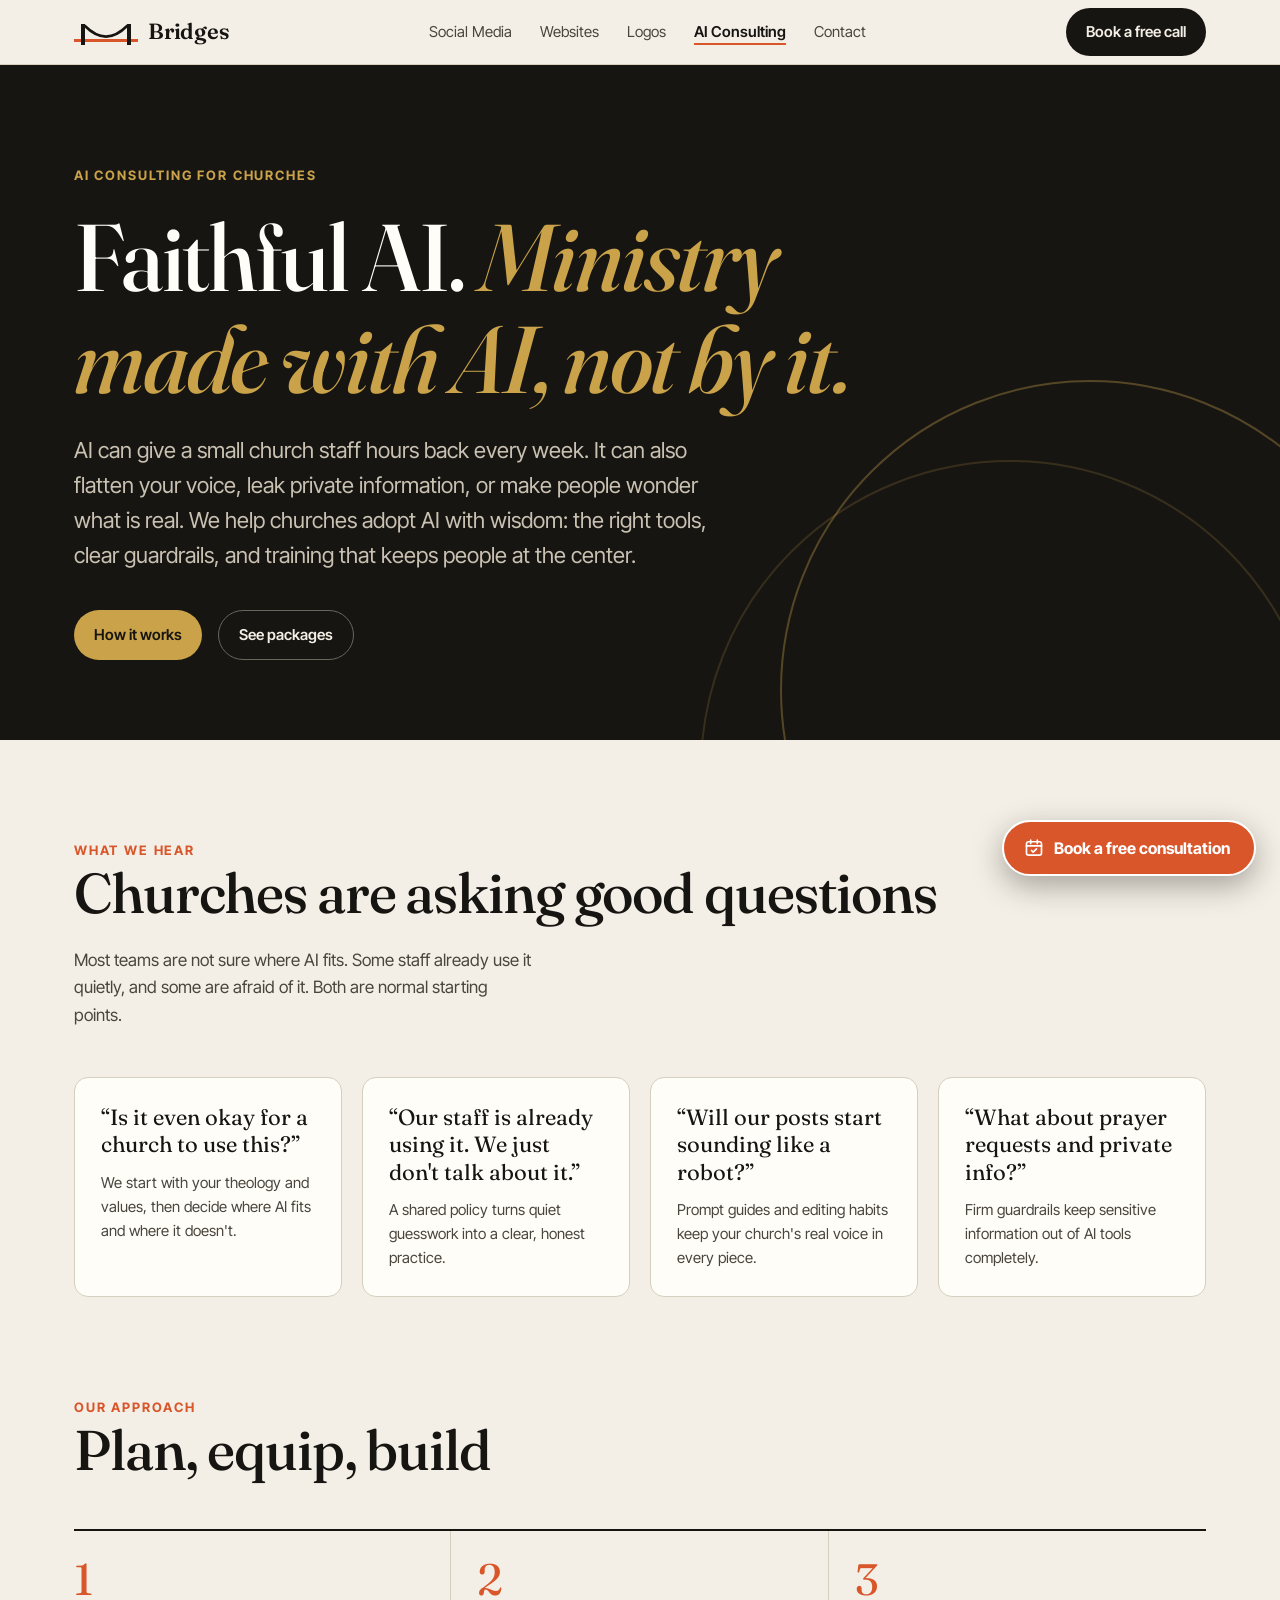
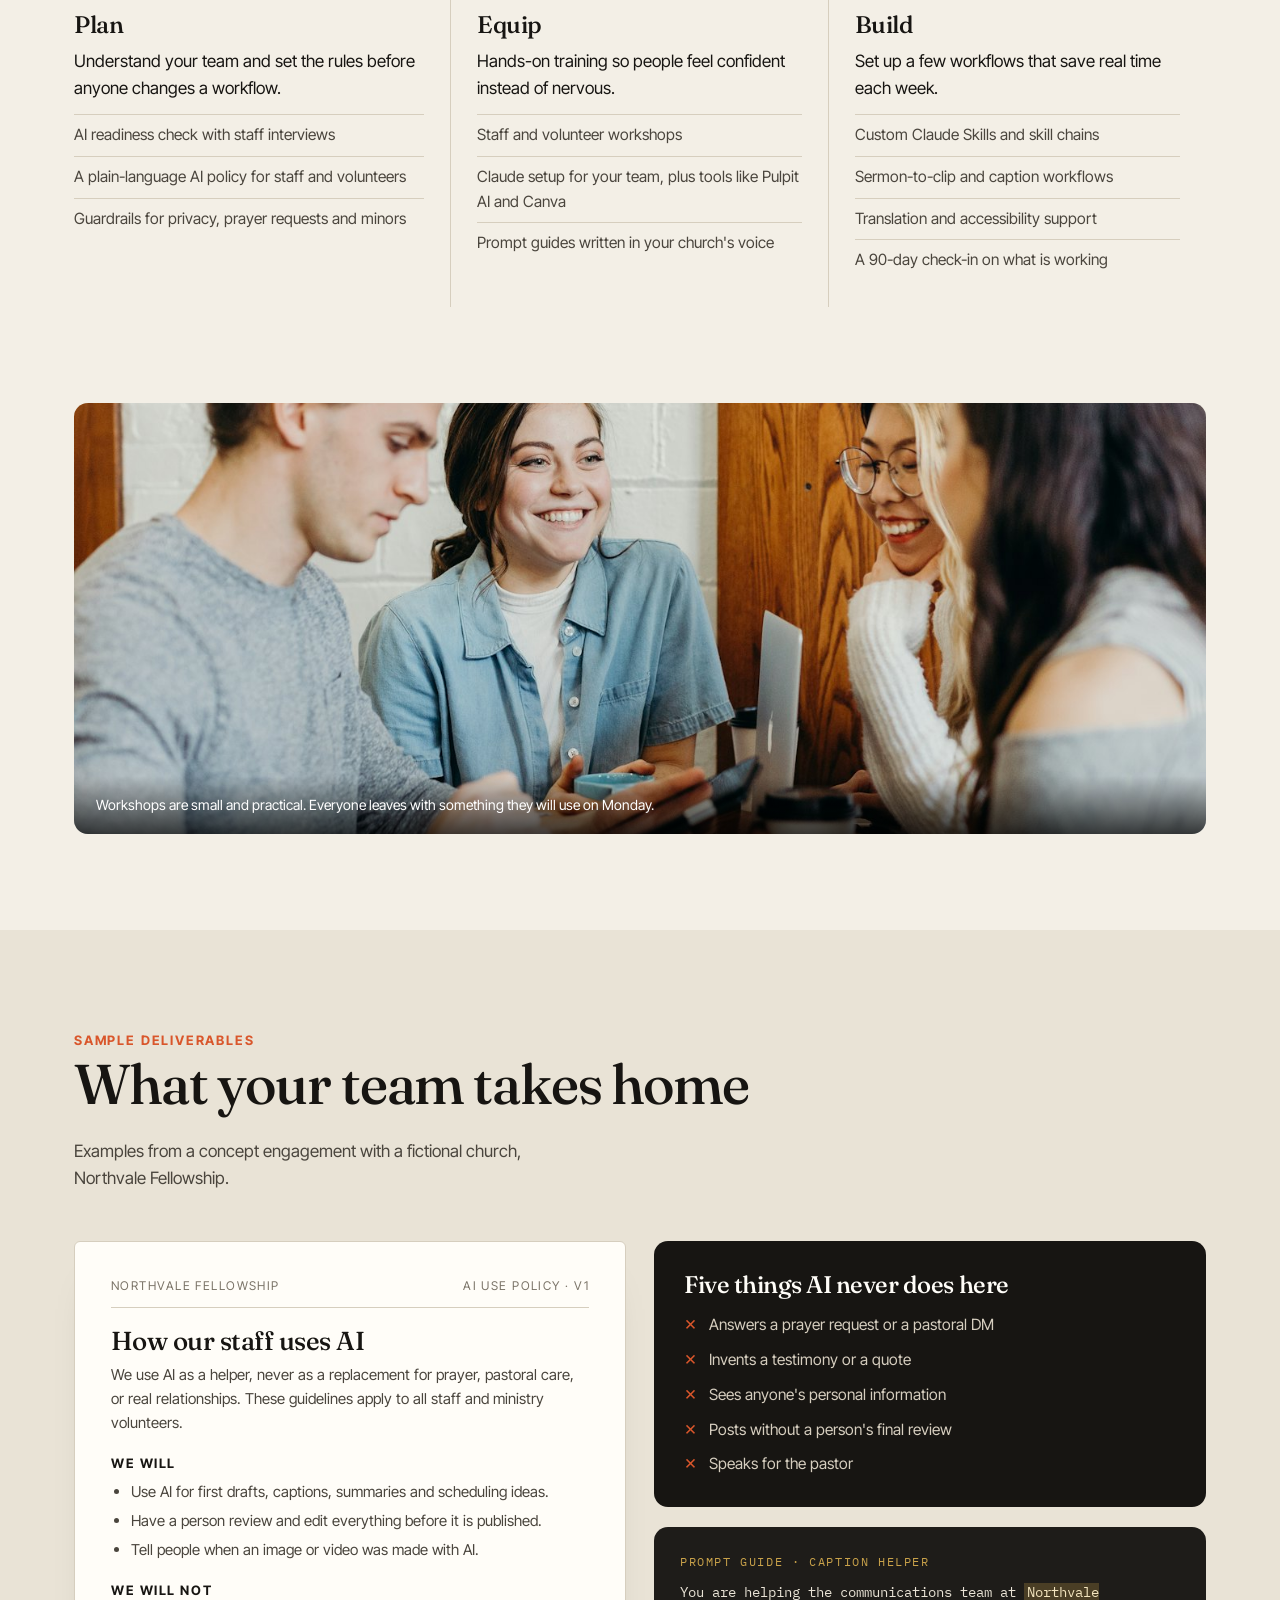
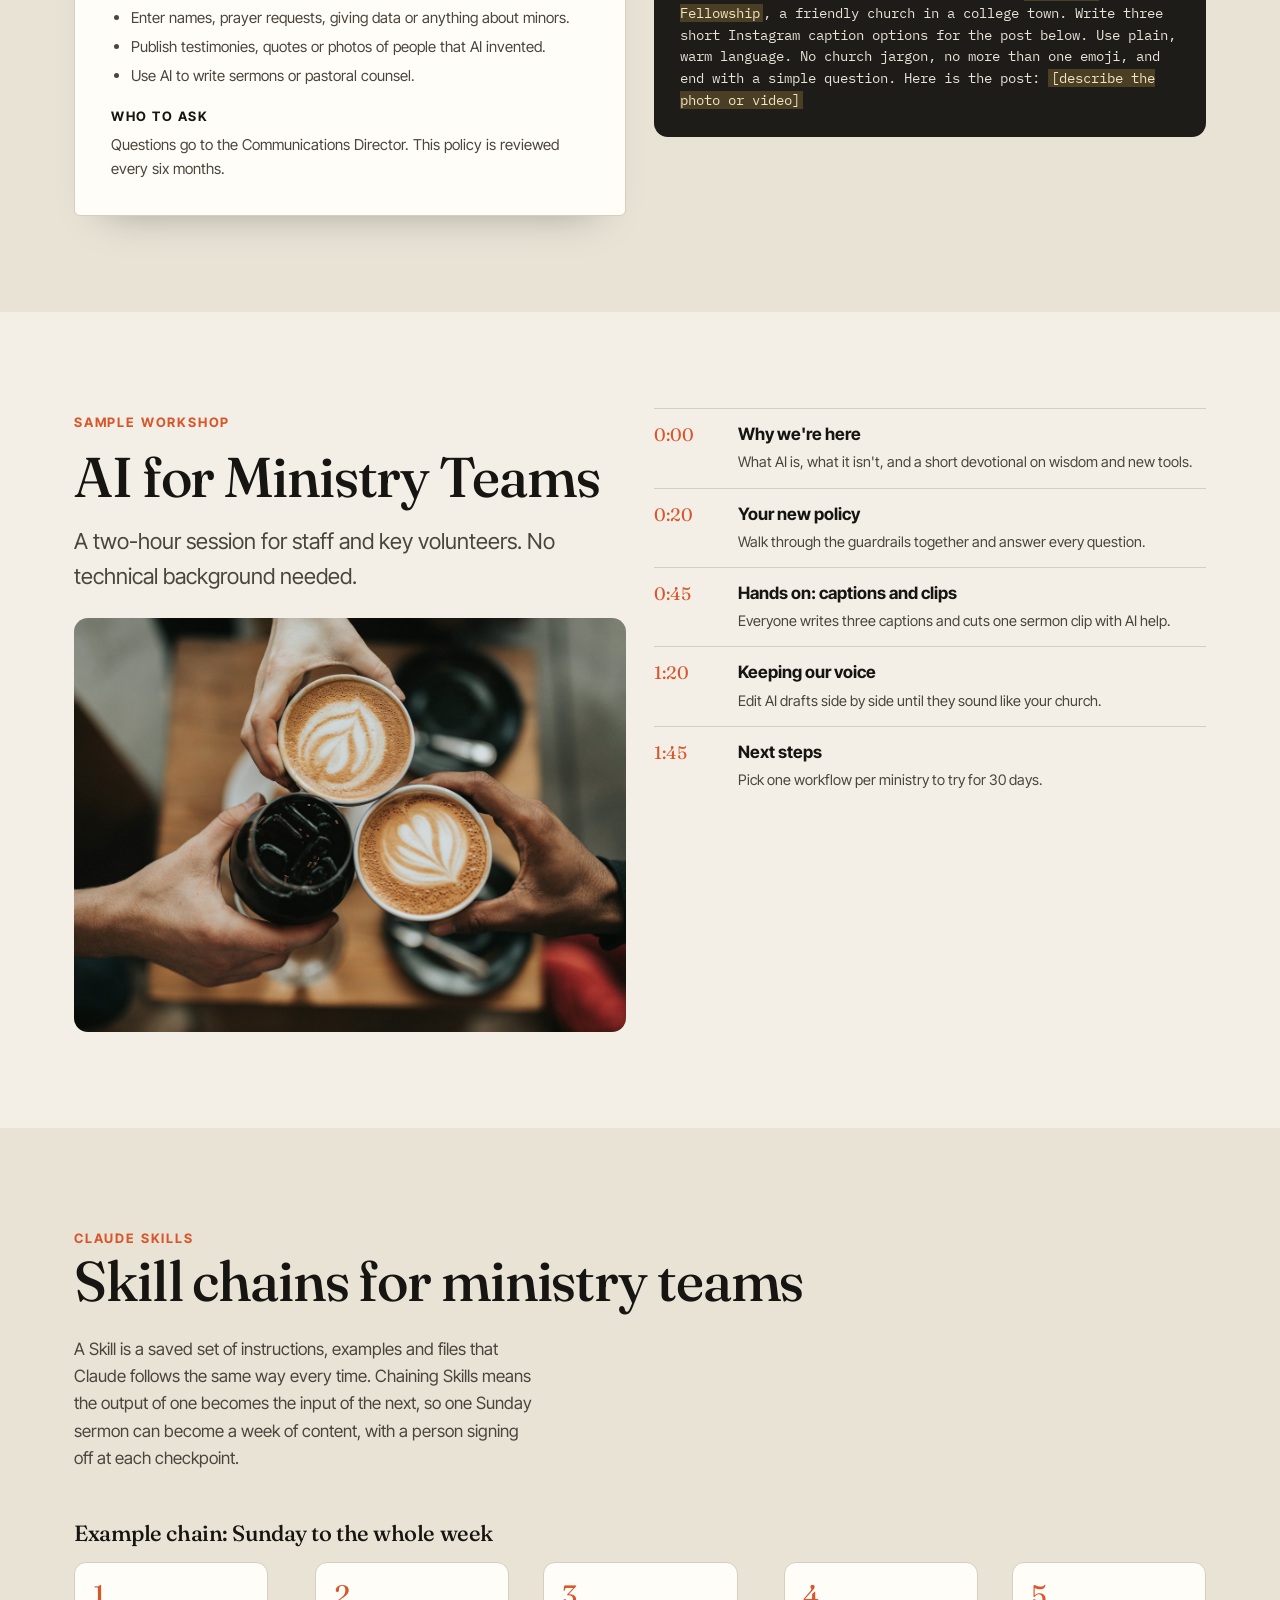
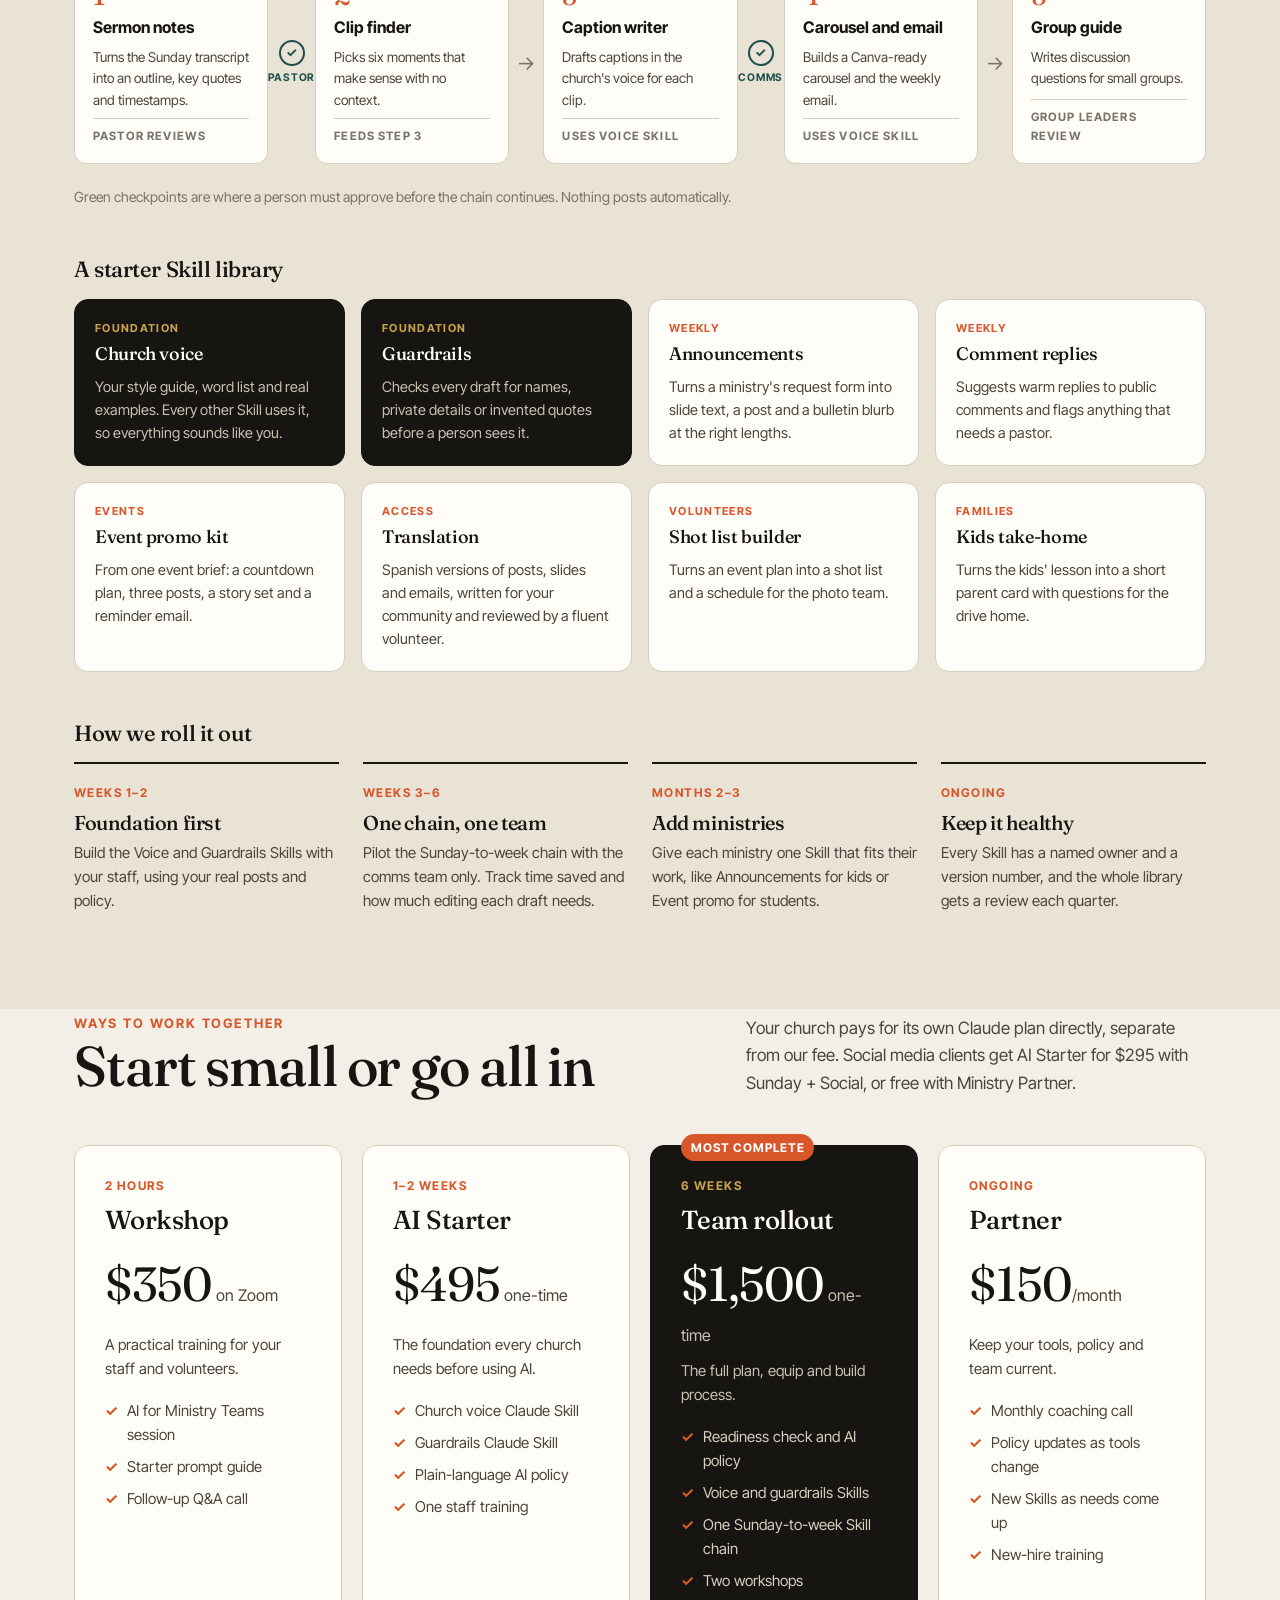
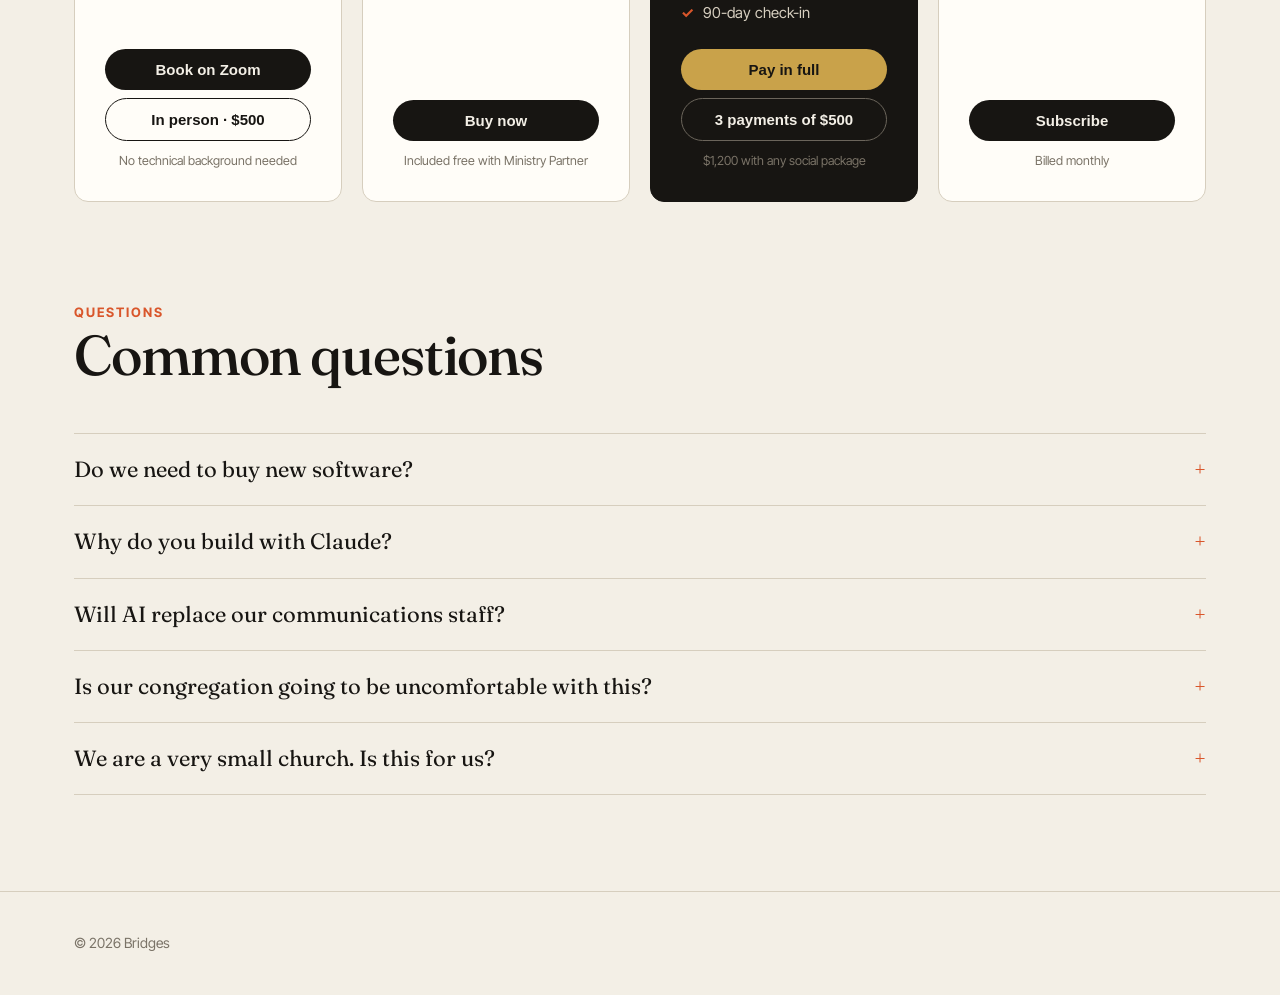
<file: ai.html>
<!doctype html>
<html lang="en">
<head>
<meta charset="utf-8">
<meta name="viewport" content="width=device-width, initial-scale=1">
<title>AI Consulting — Bridges</title>
<meta name="description" content="Faithful AI: helping churches adopt AI with wisdom, clear guardrails and practical training.">
<link rel="preconnect" href="https://fonts.googleapis.com">
<link rel="preconnect" href="https://fonts.gstatic.com" crossorigin>
<link href="https://fonts.googleapis.com/css2?family=Fraunces:ital,opsz,wght@0,9..144,300..700;1,9..144,300..700&family=Inter+Tight:wght@400;500;600;700&family=Cormorant+Garamond:wght@400;500&family=Josefin+Sans:wght@400;600&family=Anton&family=Instrument+Serif:ital@0;1&family=Archivo+Black&family=IBM+Plex+Mono:wght@400;600&family=Bricolage+Grotesque:opsz,wght@12..96,800&family=Shrikhand&display=swap" rel="stylesheet">
<link rel="stylesheet" href="styles.css">
<style>
.ai-hero{background:var(--ink);color:var(--paper);padding:96px 0 80px;position:relative;overflow:hidden}
.ai-hero .eyebrow{color:var(--gold)}
.ai-hero h1{margin:18px 0 22px;max-width:900px;color:var(--white)}
.ai-hero h1 em{font-style:italic;color:var(--gold)}
.ai-hero .lede{color:#C9C1B2}
.ai-hero .btn{background:var(--gold);color:var(--ink)}
.ai-hero .btn:hover{background:var(--white)}
.ai-hero .btn.ghost{background:transparent;color:var(--paper);border-color:#6B655B}
.ai-hero .arc{position:absolute;right:-120px;bottom:-260px;width:620px;height:620px;border:2px solid rgba(201,162,74,.35);border-radius:50%}
.ai-hero .arc.b{right:-40px;bottom:-340px;width:620px;height:620px;border-color:rgba(201,162,74,.18)}
.worry{display:grid;grid-template-columns:repeat(4,1fr);gap:20px}
.worry .panel q{font-family:var(--serif);font-size:22px;line-height:1.25;display:block;color:var(--ink);quotes:"“" "”"}
.worry .panel p{margin-top:12px;font-size:15px}
@media (max-width:900px){.worry{grid-template-columns:1fr 1fr}}@media (max-width:560px){.worry{grid-template-columns:1fr}}
.phase{display:grid;grid-template-columns:repeat(3,1fr);gap:0;border-top:2px solid var(--ink)}
.phase>div{padding:26px 26px 26px 0;border-right:1px solid var(--line)}.phase>div+div{padding-left:26px}.phase>div:last-child{border-right:0}
.phase b{font-family:var(--serif);font-weight:400;font-size:44px;color:var(--ember);line-height:1;display:block}
.phase h3{margin:10px 0 8px}
.phase ul{list-style:none;margin-top:12px}.phase li{padding:8px 0;border-top:1px solid var(--line);font-size:15.5px;color:var(--ink-2)}
@media (max-width:820px){.phase{grid-template-columns:1fr}.phase>div,.phase>div+div{padding:22px 0;border-right:0;border-bottom:1px solid var(--line)}}
.doc{background:var(--white);border:1px solid var(--line);border-radius:6px;padding:34px 36px;box-shadow:0 24px 40px -30px rgba(0,0,0,.35);font-size:15px;color:var(--ink-2)}
.doc .dh{display:flex;justify-content:space-between;font-size:12px;letter-spacing:.12em;text-transform:uppercase;color:var(--muted);border-bottom:1px solid var(--line);padding-bottom:12px;margin-bottom:18px}
.doc h3{font-size:26px;color:var(--ink);margin-bottom:6px}
.doc h4{font-size:13px;letter-spacing:.12em;text-transform:uppercase;margin:18px 0 6px;color:var(--ink)}
.doc ol,.doc ul{padding-left:20px;display:grid;gap:5px}
.never{background:var(--ink);color:var(--paper);border-radius:var(--r);padding:30px}
.never h3{color:var(--white);font-size:24px}
.never ul{list-style:none;margin-top:14px;display:grid;gap:10px}
.never li{display:flex;gap:12px;font-size:15.5px;color:#D6CEBF}.never li::before{content:"✕";color:var(--ember);font-weight:700}
.agenda{list-style:none}
.agenda li{display:grid;grid-template-columns:70px 1fr;gap:14px;padding:12px 0;border-top:1px solid var(--line)}
.agenda time{font-family:var(--serif);font-size:18px;color:var(--ember)}
.agenda b{display:block;color:var(--ink)}
.agenda span{font-size:14.5px;color:var(--ink-2)}
.photo-band{position:relative;border-radius:var(--r);overflow:hidden;aspect-ratio:21/8;max-width:100%}
.photo-band img{width:100%;height:100%;object-fit:cover;display:block}
.photo-band figcaption{position:absolute;left:0;right:0;bottom:0;padding:18px 22px;color:#fff;background:linear-gradient(transparent,rgba(0,0,0,.7));font-size:14px}
.prompt{background:#1E1C19;color:#E9E3D6;border-radius:var(--r);padding:26px;font-family:"IBM Plex Mono",ui-monospace,monospace;font-size:13.5px;line-height:1.6}
.prompt .lbl{color:var(--gold);font-size:11.5px;letter-spacing:.14em;text-transform:uppercase;display:block;margin-bottom:10px}
.prompt mark{background:rgba(201,162,74,.25);color:#F3E5BF;padding:0 3px}
.faq details{border-top:1px solid var(--line);padding:18px 0}.faq details:last-child{border-bottom:1px solid var(--line)}
.faq summary{cursor:pointer;font-family:var(--serif);font-size:22px;list-style:none;display:flex;justify-content:space-between;gap:16px}
.faq summary::after{content:"+";color:var(--ember)}.faq details[open] summary::after{content:"–"}
.faq summary::-webkit-details-marker{display:none}
.faq p{margin-top:10px;color:var(--ink-2);max-width:760px}

.chain{display:flex;align-items:stretch;gap:0;overflow-x:auto;padding-bottom:8px}
.chain .sk{flex:1 0 170px;background:var(--white);border:1px solid var(--line);border-radius:12px;padding:18px;display:flex;flex-direction:column;gap:6px}
.chain .sk .ix{font-family:var(--serif);font-size:28px;color:var(--ember);line-height:1}
.chain .sk b{font-size:16px;color:var(--ink)}
.chain .sk span{font-size:13.5px;color:var(--ink-2)}
.chain .sk em{font-style:normal;font-size:11.5px;font-weight:700;letter-spacing:.1em;text-transform:uppercase;color:var(--muted);margin-top:auto;padding-top:8px;border-top:1px solid var(--line)}
.chain .ar{flex:0 0 34px;display:grid;place-items:center;color:var(--muted);font-size:20px}
.chain .chk{flex:0 0 46px;display:flex;flex-direction:column;align-items:center;justify-content:center;gap:4px;font-size:10.5px;font-weight:700;letter-spacing:.08em;text-transform:uppercase;color:var(--teal);text-align:center}
.chain .chk i{width:26px;height:26px;border-radius:50%;border:2px solid var(--teal);display:grid;place-items:center;font-style:normal;font-size:13px}
.lib{display:grid;grid-template-columns:repeat(4,1fr);gap:16px}
.lib .panel{padding:20px}.lib .panel h3{font-size:18px}.lib .panel p{font-size:14.5px}
.lib .kind{font-size:11px;font-weight:700;letter-spacing:.12em;text-transform:uppercase;color:var(--ember);display:block;margin-bottom:6px}
.lib .found{background:var(--ink);border-color:var(--ink)}.lib .found h3{color:var(--white)}.lib .found p{color:#C9C1B2}.lib .found .kind{color:var(--gold)}
@media (max-width:900px){.lib{grid-template-columns:1fr 1fr}}@media (max-width:560px){.lib{grid-template-columns:1fr}}
.roll{display:grid;grid-template-columns:repeat(4,1fr);gap:24px}
.roll div{border-top:2px solid var(--ink);padding-top:14px}
.roll small{font-size:12px;font-weight:700;letter-spacing:.12em;text-transform:uppercase;color:var(--ember)}
.roll h3{font-size:20px;margin:6px 0}.roll p{font-size:15px;color:var(--ink-2)}
@media (max-width:820px){.roll{grid-template-columns:1fr 1fr}}@media (max-width:520px){.roll{grid-template-columns:1fr}}
.plans{display:grid;grid-template-columns:repeat(3,1fr);gap:20px;align-items:stretch}
.plan{background:var(--white);border:1px solid var(--line);border-radius:var(--r);padding:30px;display:flex;flex-direction:column;gap:10px;position:relative}
.plan.feat{background:var(--ink);color:var(--paper);border-color:var(--ink)}
.plan .pop{position:absolute;top:-12px;left:30px;background:var(--ember);color:#fff;font-size:12px;font-weight:700;letter-spacing:.08em;text-transform:uppercase;padding:4px 10px;border-radius:99px}
.plan .len{font-size:12px;font-weight:700;letter-spacing:.12em;text-transform:uppercase;color:var(--ember)}.plan.feat .len{color:var(--gold)}
.plan h3{font-size:26px}.plan.feat h3{color:var(--white)}
.plan .price{font-size:16px;color:var(--ink-2)}.plan.feat .price{color:#C9C1B2}
.plan .price b{font-family:var(--serif);font-weight:400;font-size:48px;color:var(--ink);letter-spacing:-.02em}.plan.feat .price b{color:var(--white)}
.plan ul{list-style:none;display:grid;align-content:start;gap:8px;margin:8px 0 14px;font-size:15px;color:var(--ink-2);flex:1}.plan.feat ul{color:#D6CEBF}
.plan li{padding-left:22px;position:relative}.plan li::before{content:"✓";position:absolute;left:0;color:var(--ember);font-weight:700}
.plan .btn{justify-content:center}.plan.feat .btn{background:var(--gold);color:var(--ink)}.plan.feat .btn:hover{background:var(--white)}
.plan .small{font-size:12.5px;color:var(--muted);text-align:center}
@media (max-width:900px){.plans{grid-template-columns:1fr}}
.toast{position:fixed;left:50%;bottom:max(24px,env(safe-area-inset-bottom,0px));translate:-50% 0;background:var(--ink);color:var(--paper);padding:14px 20px;border-radius:12px;font-size:15px;box-shadow:0 18px 40px -16px rgba(0,0,0,.5);z-index:100;max-width:calc(100% - 32px)}
.plan .pdesc{font-size:15px;color:var(--ink-2)}.plan.feat .pdesc{color:#C9C1B2}
.plan .btn+.btn{margin-top:-2px}
.plan.feat .btn.ghost{background:transparent;color:var(--paper);border-color:#6B655B}
.plans.ai4{grid-template-columns:repeat(4,1fr)}@media (max-width:1100px){.plans.ai4{grid-template-columns:1fr 1fr}}@media (max-width:640px){.plans.ai4{grid-template-columns:1fr}}
</style>
</head>
<body>
<nav class="nav">
  <div class="wrap">
    <a class="logo" href="index.html"><span class="logo-mark"></span>Bridges</a>
    <ul class="nav-links"><li><a href="index.html">Social Media</a></li><li><a href="web.html">Websites</a></li><li><a href="logos.html">Logos</a></li><li><a href="ai.html" class="on">AI Consulting</a></li><li><a href="contact.html">Contact</a></li></ul>
    <a class="btn" href="contact.html#book">Book a free call</a>
  </div>
</nav>

<header class="ai-hero">
  <span class="arc"></span><span class="arc b"></span>
  <div class="wrap" style="position:relative">
    <span class="eyebrow">AI consulting for churches</span>
    <h1>Faithful AI. <em>Ministry made with AI, not by it.</em></h1>
    <p class="lede">AI can give a small church staff hours back every week. It can also flatten your voice, leak private information, or make people wonder what is real. We help churches adopt AI with wisdom: the right tools, clear guardrails, and training that keeps people at the center.</p>
    <div class="hero-row"><a class="btn" href="#approach">How it works</a><a class="btn ghost" href="index.html#packages">See packages</a></div>
  </div>
</header>

<section>
  <div class="wrap">
    <div class="sec-head"><div><span class="eyebrow">What we hear</span><h2>Churches are asking good questions</h2></div><p>Most teams are not sure where AI fits. Some staff already use it quietly, and some are afraid of it. Both are normal starting points.</p></div>
    <div class="worry">
      <div class="panel"><q>Is it even okay for a church to use this?</q><p>We start with your theology and values, then decide where AI fits and where it doesn't.</p></div>
      <div class="panel"><q>Our staff is already using it. We just don't talk about it.</q><p>A shared policy turns quiet guesswork into a clear, honest practice.</p></div>
      <div class="panel"><q>Will our posts start sounding like a robot?</q><p>Prompt guides and editing habits keep your church's real voice in every piece.</p></div>
      <div class="panel"><q>What about prayer requests and private info?</q><p>Firm guardrails keep sensitive information out of AI tools completely.</p></div>
    </div>
  </div>
</section>

<section id="approach" style="padding-top:0">
  <div class="wrap">
    <div class="sec-head"><div><span class="eyebrow">Our approach</span><h2>Plan, equip, build</h2></div></div>
    <div class="phase">
      <div><b>1</b><h3>Plan</h3><p>Understand your team and set the rules before anyone changes a workflow.</p><ul><li>AI readiness check with staff interviews</li><li>A plain-language AI policy for staff and volunteers</li><li>Guardrails for privacy, prayer requests and minors</li></ul></div>
      <div><b>2</b><h3>Equip</h3><p>Hands-on training so people feel confident instead of nervous.</p><ul><li>Staff and volunteer workshops</li><li>Claude setup for your team, plus tools like Pulpit AI and Canva</li><li>Prompt guides written in your church's voice</li></ul></div>
      <div><b>3</b><h3>Build</h3><p>Set up a few workflows that save real time each week.</p><ul><li>Custom Claude Skills and skill chains</li><li>Sermon-to-clip and caption workflows</li><li>Translation and accessibility support</li><li>A 90-day check-in on what is working</li></ul></div>
    </div>
  </div>
</section>

<section style="padding-top:0">
  <div class="wrap">
    <figure class="photo-band"><img src="img/nv-group.jpg" alt="A small group of church staff talking around a table"><figcaption>Workshops are small and practical. Everyone leaves with something they will use on Monday.</figcaption></figure>
  </div>
</section>

<section style="background:var(--paper-2)">
  <div class="wrap">
    <div class="sec-head"><div><span class="eyebrow">Sample deliverables</span><h2>What your team takes home</h2></div><p>Examples from a concept engagement with a fictional church, Northvale Fellowship.</p></div>
    <div class="two" style="align-items:start">
      <div class="doc">
        <div class="dh"><span>Northvale Fellowship</span><span>AI Use Policy · v1</span></div>
        <h3>How our staff uses AI</h3>
        <p>We use AI as a helper, never as a replacement for prayer, pastoral care, or real relationships. These guidelines apply to all staff and ministry volunteers.</p>
        <h4>We will</h4>
        <ul><li>Use AI for first drafts, captions, summaries and scheduling ideas.</li><li>Have a person review and edit everything before it is published.</li><li>Tell people when an image or video was made with AI.</li></ul>
        <h4>We will not</h4>
        <ul><li>Enter names, prayer requests, giving data or anything about minors.</li><li>Publish testimonies, quotes or photos of people that AI invented.</li><li>Use AI to write sermons or pastoral counsel.</li></ul>
        <h4>Who to ask</h4>
        <p>Questions go to the Communications Director. This policy is reviewed every six months.</p>
      </div>
      <div style="display:grid;gap:20px">
        <div class="never"><h3>Five things AI never does here</h3><ul><li>Answers a prayer request or a pastoral DM</li><li>Invents a testimony or a quote</li><li>Sees anyone's personal information</li><li>Posts without a person's final review</li><li>Speaks for the pastor</li></ul></div>
        <div class="prompt"><span class="lbl">Prompt guide · caption helper</span>You are helping the communications team at <mark>Northvale Fellowship</mark>, a friendly church in a college town. Write three short Instagram caption options for the post below. Use plain, warm language. No church jargon, no more than one emoji, and end with a simple question. Here is the post: <mark>[describe the photo or video]</mark></div>
      </div>
    </div>
  </div>
</section>

<section>
  <div class="wrap two" style="align-items:start">
    <div>
      <span class="eyebrow">Sample workshop</span>
      <h2 style="margin-top:12px">AI for Ministry Teams</h2>
      <p class="lede" style="margin-top:16px">A two-hour session for staff and key volunteers. No technical background needed.</p>
      <figure class="photo-band" style="aspect-ratio:4/3;margin-top:24px"><img src="img/nv-coffee.jpg" alt="Two coffee cups on a table"></figure>
    </div>
    <ol class="agenda">
      <li><time>0:00</time><div><b>Why we're here</b><span>What AI is, what it isn't, and a short devotional on wisdom and new tools.</span></div></li>
      <li><time>0:20</time><div><b>Your new policy</b><span>Walk through the guardrails together and answer every question.</span></div></li>
      <li><time>0:45</time><div><b>Hands on: captions and clips</b><span>Everyone writes three captions and cuts one sermon clip with AI help.</span></div></li>
      <li><time>1:20</time><div><b>Keeping our voice</b><span>Edit AI drafts side by side until they sound like your church.</span></div></li>
      <li><time>1:45</time><div><b>Next steps</b><span>Pick one workflow per ministry to try for 30 days.</span></div></li>
    </ol>
  </div>
</section>


<section id="skills" style="background:var(--paper-2)">
  <div class="wrap">
    <div class="sec-head"><div><span class="eyebrow">Claude Skills</span><h2>Skill chains for ministry teams</h2></div><p>A Skill is a saved set of instructions, examples and files that Claude follows the same way every time. Chaining Skills means the output of one becomes the input of the next, so one Sunday sermon can become a week of content, with a person signing off at each checkpoint.</p></div>
    <h3 style="font-size:22px;margin-bottom:16px">Example chain: Sunday to the whole week</h3>
    <div class="chain"><div class="sk"><span class="ix">1</span><b>Sermon notes</b><span>Turns the Sunday transcript into an outline, key quotes and timestamps.</span><em>Pastor reviews</em></div><div class="chk"><i>✓</i>Pastor</div><div class="sk"><span class="ix">2</span><b>Clip finder</b><span>Picks six moments that make sense with no context.</span><em>Feeds step 3</em></div><div class="ar">→</div><div class="sk"><span class="ix">3</span><b>Caption writer</b><span>Drafts captions in the church's voice for each clip.</span><em>Uses Voice skill</em></div><div class="chk"><i>✓</i>Comms</div><div class="sk"><span class="ix">4</span><b>Carousel and email</b><span>Builds a Canva-ready carousel and the weekly email.</span><em>Uses Voice skill</em></div><div class="ar">→</div><div class="sk"><span class="ix">5</span><b>Group guide</b><span>Writes discussion questions for small groups.</span><em>Group leaders review</em></div></div>
    <p class="note">Green checkpoints are where a person must approve before the chain continues. Nothing posts automatically.</p>

    <h3 style="font-size:22px;margin:48px 0 16px">A starter Skill library</h3>
    <div class="lib">
      <div class="panel found"><span class="kind">Foundation</span><h3>Church voice</h3><p>Your style guide, word list and real examples. Every other Skill uses it, so everything sounds like you.</p></div>
      <div class="panel found"><span class="kind">Foundation</span><h3>Guardrails</h3><p>Checks every draft for names, private details or invented quotes before a person sees it.</p></div>
      <div class="panel"><span class="kind">Weekly</span><h3>Announcements</h3><p>Turns a ministry's request form into slide text, a post and a bulletin blurb at the right lengths.</p></div>
      <div class="panel"><span class="kind">Weekly</span><h3>Comment replies</h3><p>Suggests warm replies to public comments and flags anything that needs a pastor.</p></div>
      <div class="panel"><span class="kind">Events</span><h3>Event promo kit</h3><p>From one event brief: a countdown plan, three posts, a story set and a reminder email.</p></div>
      <div class="panel"><span class="kind">Access</span><h3>Translation</h3><p>Spanish versions of posts, slides and emails, written for your community and reviewed by a fluent volunteer.</p></div>
      <div class="panel"><span class="kind">Volunteers</span><h3>Shot list builder</h3><p>Turns an event plan into a shot list and a schedule for the photo team.</p></div>
      <div class="panel"><span class="kind">Families</span><h3>Kids take-home</h3><p>Turns the kids' lesson into a short parent card with questions for the drive home.</p></div>
    </div>

    <h3 style="font-size:22px;margin:48px 0 16px">How we roll it out</h3>
    <div class="roll">
      <div><small>Weeks 1–2</small><h3>Foundation first</h3><p>Build the Voice and Guardrails Skills with your staff, using your real posts and policy.</p></div>
      <div><small>Weeks 3–6</small><h3>One chain, one team</h3><p>Pilot the Sunday-to-week chain with the comms team only. Track time saved and how much editing each draft needs.</p></div>
      <div><small>Months 2–3</small><h3>Add ministries</h3><p>Give each ministry one Skill that fits their work, like Announcements for kids or Event promo for students.</p></div>
      <div><small>Ongoing</small><h3>Keep it healthy</h3><p>Every Skill has a named owner and a version number, and the whole library gets a review each quarter.</p></div>
    </div>
  </div>
</section>

<section id="packages" style="padding-top:0">
  <div class="wrap">
    <div class="sec-head"><div><span class="eyebrow">Ways to work together</span><h2>Start small or go all in</h2></div><p>Your church pays for its own Claude plan directly, separate from our fee. Social media clients get AI Starter for $295 with Sunday + Social, or free with Ministry Partner.</p></div>
    <div class="plans ai4"><div class="plan"><span class="len">2 hours</span><h3>Workshop</h3><p class="price"><b>$350</b> on Zoom</p><p class="pdesc">A practical training for your staff and volunteers.</p><ul><li>AI for Ministry Teams session</li><li>Starter prompt guide</li><li>Follow-up Q&amp;A call</li></ul><button class="btn buy" type="button" data-plan="workshopzoom">Book on Zoom</button><button class="btn ghost buy" type="button" data-plan="workshopinperson">In person · $500</button><span class="small">No technical background needed</span></div><div class="plan"><span class="len">1–2 weeks</span><h3>AI Starter</h3><p class="price"><b>$495</b> one-time</p><p class="pdesc">The foundation every church needs before using AI.</p><ul><li>Church voice Claude Skill</li><li>Guardrails Claude Skill</li><li>Plain-language AI policy</li><li>One staff training</li></ul><button class="btn buy" type="button" data-plan="starter">Buy now</button><span class="small">Included free with Ministry Partner</span></div><div class="plan feat"><span class="pop">Most complete</span><span class="len">6 weeks</span><h3>Team rollout</h3><p class="price"><b>$1,500</b> one-time</p><p class="pdesc">The full plan, equip and build process.</p><ul><li>Readiness check and AI policy</li><li>Voice and guardrails Skills</li><li>One Sunday-to-week Skill chain</li><li>Two workshops</li><li>90-day check-in</li></ul><button class="btn buy" type="button" data-plan="rollout">Pay in full</button><button class="btn ghost buy" type="button" data-plan="rollout3">3 payments of $500</button><span class="small">$1,200 with any social package</span></div><div class="plan"><span class="len">Ongoing</span><h3>Partner</h3><p class="price"><b>$150</b>/month</p><p class="pdesc">Keep your tools, policy and team current.</p><ul><li>Monthly coaching call</li><li>Policy updates as tools change</li><li>New Skills as needs come up</li><li>New-hire training</li></ul><button class="btn buy" type="button" data-plan="aipartner">Subscribe</button><span class="small">Billed monthly</span></div></div>
  </div>
</section>

<section style="padding-top:0">
  <div class="wrap">
    <div class="sec-head"><div><span class="eyebrow">Questions</span><h2>Common questions</h2></div></div>
    <div class="faq">
      <details><summary>Do we need to buy new software?</summary><p>Usually not much. We build your workflows with Claude, so the main addition is a Claude plan for the staff who will use it. Everything else works with tools you likely already have, like Canva and Subsplash. We recommend other paid tools only when they clearly save time.</p></details>
      <details><summary>Why do you build with Claude?</summary><p>Claude lets us package your church's voice, guardrails and weekly tasks into Skills that work the same way every time and can be shared across your whole team. It is also strong at careful, natural writing, which matters when every word represents your church. If your team already uses a different assistant, we will help you decide what fits.</p></details>
      <details><summary>Will AI replace our communications staff?</summary><p>No. The goal is to give your people more time for the work only people can do: relationships, storytelling and care. AI handles first drafts and busywork.</p></details>
      <details><summary>Is our congregation going to be uncomfortable with this?</summary><p>Being open helps. We help you explain how and why your church uses AI, and the policy commits to labeling AI-made images and video.</p></details>
      <details><summary>We are a very small church. Is this for us?</summary><p>Yes. Small teams often benefit the most, because a few hours saved each week matters more when one person does everything.</p></details>
    </div>
  </div>
</section>


<footer><div class="wrap"><span>© 2026 Bridges</span></div></footer>
<script>
(function(){
  /* Paste each Stripe Payment Link here once it exists */
  var LINKS={workshopzoom:"https://buy.stripe.com/4gMbJ16oKenMgpy60gfrW0e",workshopinperson:"https://buy.stripe.com/9B64gz8wS4Nc6OYagwfrW0f",starter:"https://buy.stripe.com/14AaEXaF06Vk8X62O4frW0o",rollout:"https://buy.stripe.com/9B6cN514q0wW1uE88ofrW0g",rollout3:"https://buy.stripe.com/bJe4gz8wS4Nc2yI1K0frW0h",aipartner:"https://buy.stripe.com/28EfZh8wSenMddmfAQfrW0i"};
  var t;function toast(msg){var d=document.querySelector('.toast');if(!d){d=document.createElement('div');d.className='toast';d.setAttribute('role','status');document.body.appendChild(d);}d.textContent=msg;d.hidden=false;clearTimeout(t);t=setTimeout(function(){d.hidden=true},4000);}
  document.querySelectorAll('.buy').forEach(function(b){b.addEventListener('click',function(){var u=LINKS[b.dataset.plan];if(u){window.location.href=u;}else{toast('Online checkout is almost ready. Please check back soon.');}});});
})();
</script>
<script>(function(){try{history.scrollRestoration="manual"}catch(e){}function top(){if(!location.hash)window.scrollTo(0,0)}top();setTimeout(top,80);addEventListener("load",function(){top();setTimeout(top,80)});addEventListener("pageshow",top);})();</script>
<!-- Book a consultation floating button (direct Calendly link) -->
<style>
.book-fab{position:fixed;right:24px;bottom:24px;z-index:9999;display:inline-flex;align-items:center;gap:10px;padding:16px 24px 16px 20px;border-radius:999px;background:#D9562B;color:#fff;font:700 16px/1 "Inter Tight",system-ui,-apple-system,sans-serif;text-decoration:none;box-shadow:0 10px 30px rgba(23,21,18,.35);border:2px solid #fff;transition:transform .2s ease,background .2s ease}
.book-fab:hover{background:#B3401B;transform:translateY(-2px)}
.book-fab:focus-visible{outline:3px solid #C9A24A;outline-offset:3px}
.book-fab svg{width:20px;height:20px;flex:none}
@media (max-width:600px){.book-fab{right:14px;bottom:14px;padding:13px 18px 13px 15px;font-size:15px}}
@media print{.book-fab{display:none}}
</style>
<a class="book-fab" href="https://calendly.com/bridgesmedia-proton/free-20-minute-discovery-call" target="_blank" rel="noopener" aria-label="Book a free 20-minute consultation on Calendly (opens in a new tab)">
<svg viewBox="0 0 24 24" fill="none" stroke="currentColor" stroke-width="2" stroke-linecap="round" stroke-linejoin="round" aria-hidden="true"><rect x="3" y="4.5" width="18" height="16" rx="2.5"/><path d="M8 2.5v4M16 2.5v4M3 9.5h18"/><path d="M9 15l2 2 4-4"/></svg>Book a free consultation</a>
</body>
</html>
</file>
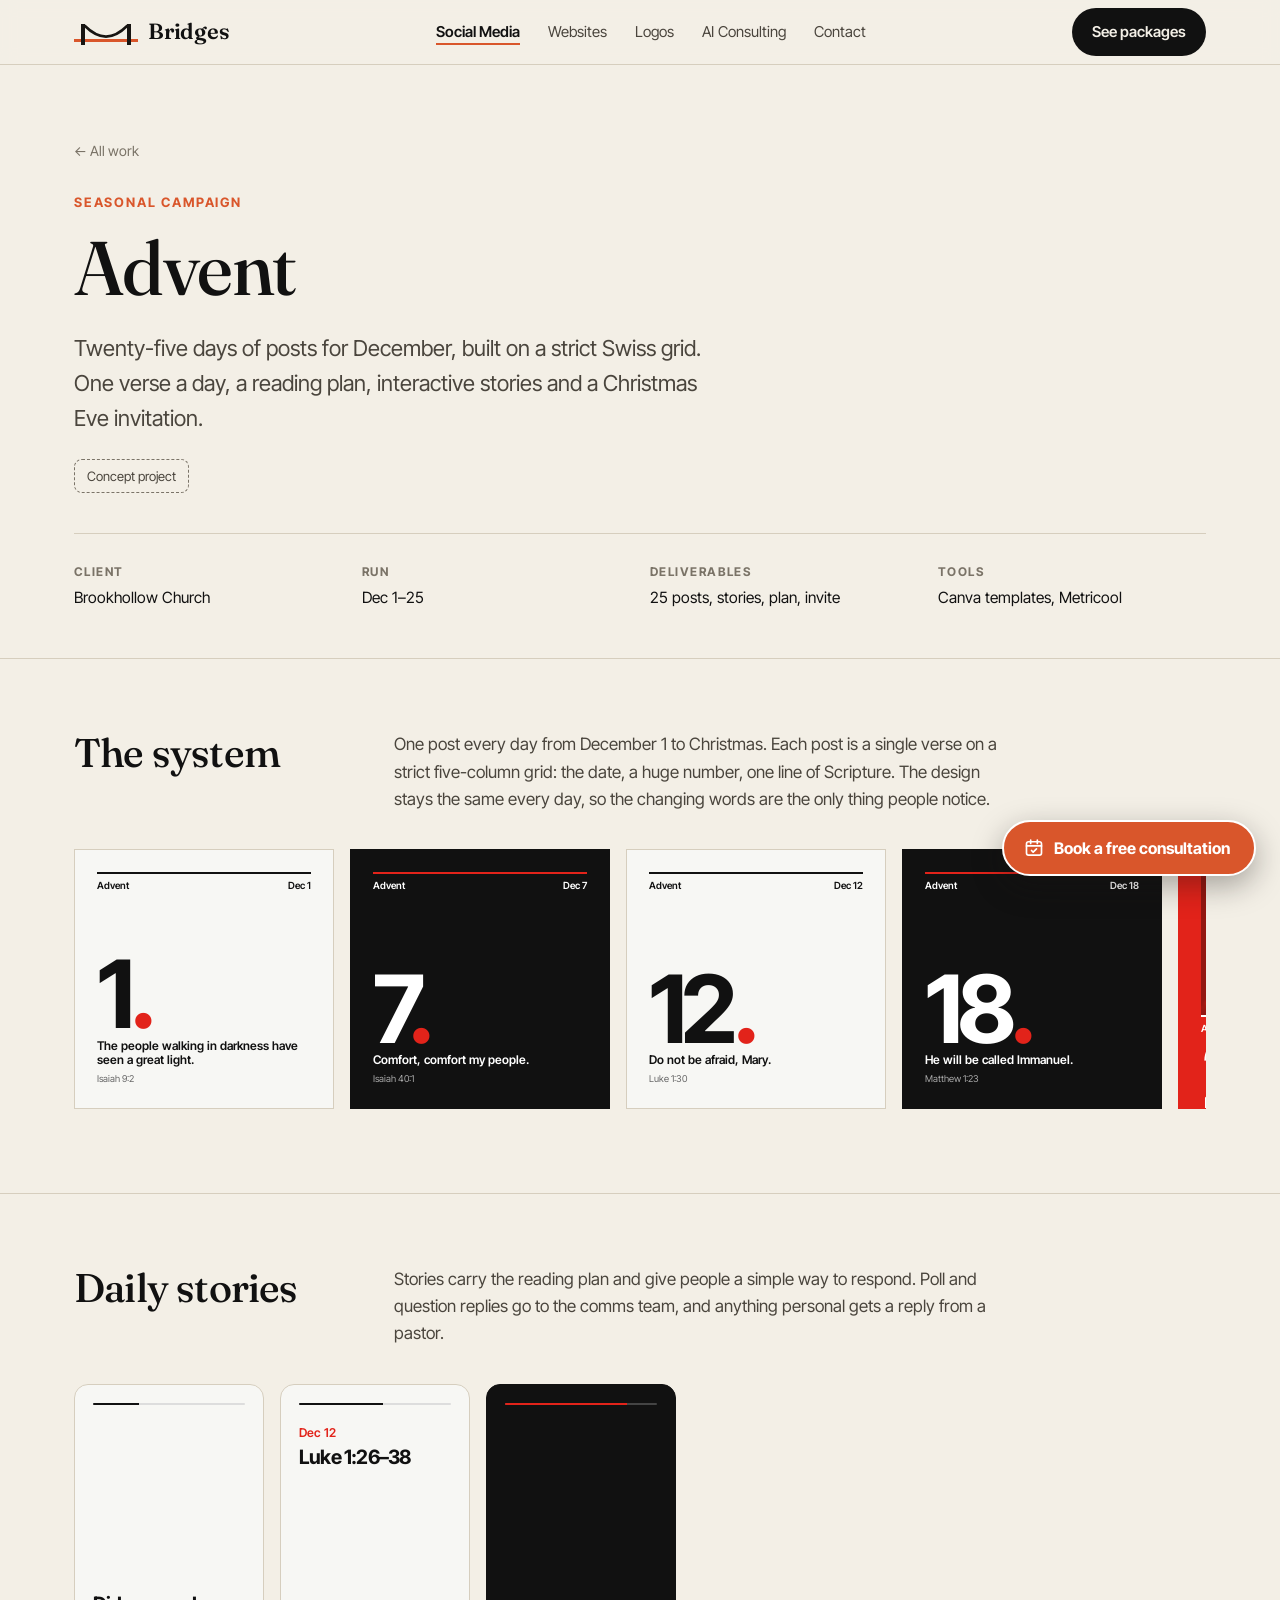
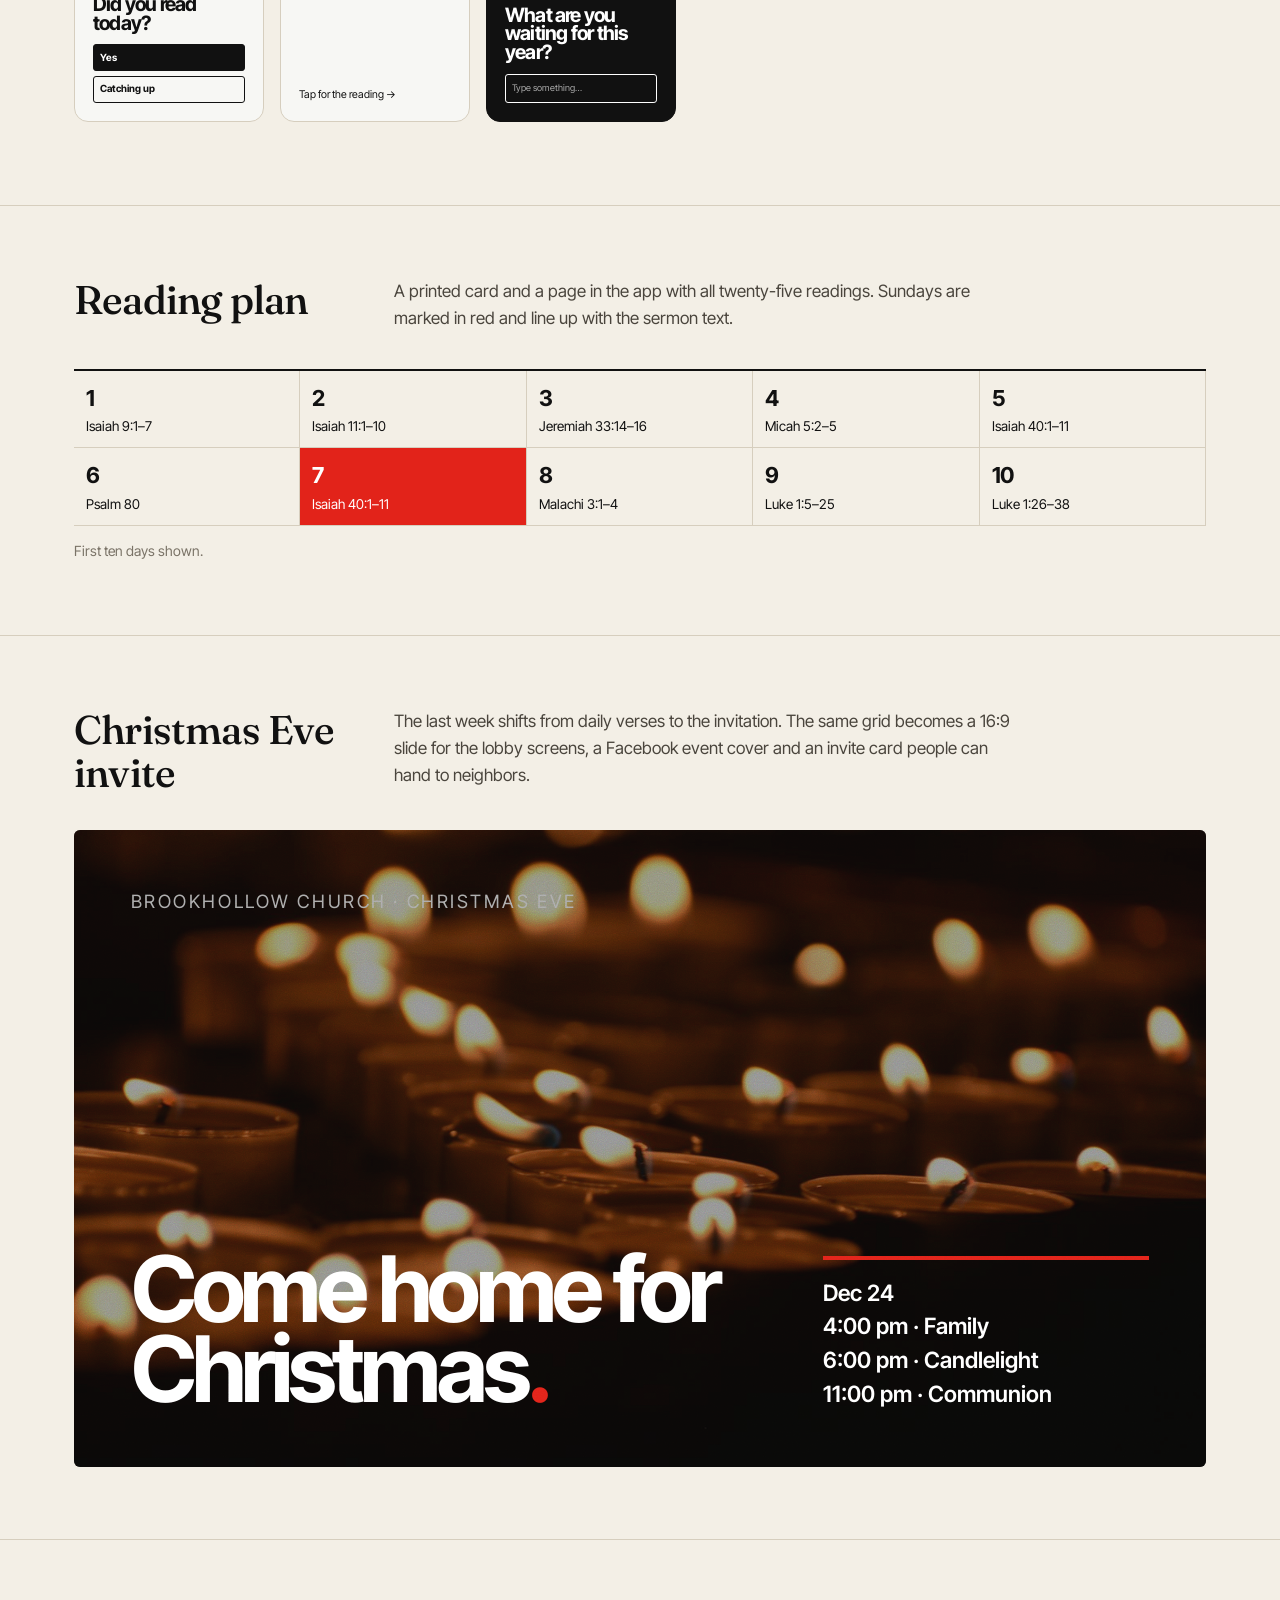
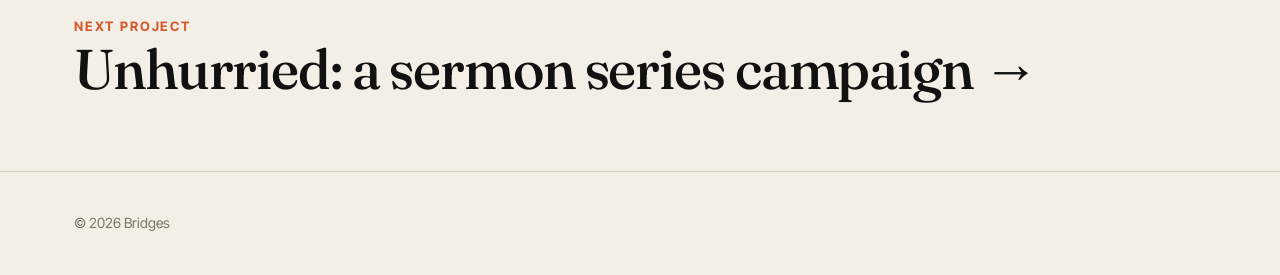
<file: brookhollow-advent.html>
<!doctype html>
<html lang="en">
<head>
<meta charset="utf-8">
<meta name="viewport" content="width=device-width, initial-scale=1">
<title>Brookhollow Advent — Bridges</title>
<link rel="preconnect" href="https://fonts.googleapis.com">
<link rel="preconnect" href="https://fonts.gstatic.com" crossorigin>
<link href="https://fonts.googleapis.com/css2?family=Fraunces:ital,opsz,wght@0,9..144,300..700;1,9..144,300..700&family=Inter+Tight:wght@400;500;600;700;800&family=IBM+Plex+Mono:wght@400;600&family=Bricolage+Grotesque:opsz,wght@12..96,500..800&family=Shrikhand&display=swap" rel="stylesheet">
<link rel="stylesheet" href="styles.css">
<style>

:root{--ink:#111;--off:#F7F7F4;--red:#E2231A;--sw:"Inter Tight",Helvetica,Arial,sans-serif}
.dp{width:260px;aspect-ratio:1;flex:none;background:var(--off);color:var(--ink);border:1px solid var(--line);padding:22px;display:grid;grid-template-rows:auto 1fr auto;font-family:var(--sw);container-type:inline-size}
.dp>*{position:relative}
.dp .top{display:flex;justify-content:space-between;font-size:4.6cqw;font-weight:600;border-top:1.2cqw solid var(--ink);padding-top:2cqw}
.dp .n{font-weight:700;font-size:44cqw;letter-spacing:-.06em;line-height:.8;align-self:end}
.dp .n span{color:var(--red)}
.dp .ln{font-size:5.6cqw;font-weight:600;line-height:1.2;margin-top:3cqw}
.dp .ref{font-size:4.4cqw;color:#666;margin-top:1.5cqw}
.dp.r{background:var(--red);color:#fff;border-color:var(--red)}.dp.r .top{border-color:#fff}.dp.r .n span{color:var(--ink)}.dp.r .ref{color:#ffd9d6}
.dp.k{background:var(--ink);color:#fff;border-color:var(--ink)}.dp.k .top{border-color:var(--red)}.dp.k .ref{color:#aaa}
.st9{width:190px;aspect-ratio:9/16;flex:none;background:var(--off);border-radius:14px;border:1px solid var(--line);padding:18px;display:flex;flex-direction:column;font-family:var(--sw);container-type:inline-size}
.st9 .bar{height:1cqw;background:#ddd;border-radius:9px;overflow:hidden}.st9 .bar i{display:block;height:100%;background:var(--ink)}
.st9 b{font-size:13cqw;letter-spacing:-.04em;line-height:.95;margin-top:auto}
.st9 .poll{margin-top:8cqw;display:grid;gap:3cqw}
.st9 .poll span{border:1.2cqw solid var(--ink);padding:3cqw 4cqw;font-weight:700;font-size:6.5cqw;border-radius:2cqw}
.st9 .poll span:first-child{background:var(--ink);color:#fff}
.plan{display:grid;grid-template-columns:repeat(5,1fr);border-top:2px solid var(--ink);font-family:var(--sw)}
.plan div{border-bottom:1px solid var(--line);border-right:1px solid var(--line);padding:10px 12px;font-size:13.5px;min-width:0}
.plan div b{display:block;font-size:22px;letter-spacing:-.04em}
.plan div.sun{background:var(--red);color:#fff}
@media (max-width:700px){.plan{grid-template-columns:repeat(2,1fr)}}
.invite{aspect-ratio:16/9;background:var(--ink);color:#fff;border-radius:6px;padding:5%;display:grid;grid-template-columns:repeat(6,1fr);gap:2%;font-family:var(--sw);container-type:inline-size}
.invite h4{position:relative;grid-column:1/5;font-size:9cqw;font-weight:700;letter-spacing:-.05em;line-height:.88;align-self:end}
.invite h4 span{color:var(--red)}
.invite .times{position:relative;grid-column:5/7;align-self:end;font-size:2.2cqw;font-weight:600;line-height:1.5;border-top:.4cqw solid var(--red);padding-top:1.5cqw}
.invite .k{grid-column:1/-1;font-size:1.8cqw;letter-spacing:.14em;text-transform:uppercase;color:#aaa}

</style>
</head>
<body>
<nav class="nav"><div class="wrap"><a class="logo" href="index.html"><span class="logo-mark"></span>Bridges</a><ul class="nav-links"><li><a href="index.html" class="on">Social Media</a></li><li><a href="web.html">Websites</a></li><li><a href="logos.html">Logos</a></li><li><a href="ai.html">AI Consulting</a></li><li><a href="contact.html">Contact</a></li></ul><a class="btn" href="index.html#packages">See packages</a></div></nav>

<header class="case-hero">
  <div class="wrap">
    <a class="back" href="index.html#work">← All work</a>
    <div class="eyebrow" style="margin-top:28px">Seasonal campaign</div>
    <h1>Advent</h1>
    <p class="lede">Twenty-five days of posts for December, built on a strict Swiss grid. One verse a day, a reading plan, interactive stories and a Christmas Eve invitation.</p>
    <span class="concept-badge">Concept project</span>
    <div class="meta"><div><span>Client</span>Brookhollow Church</div><div><span>Run</span>Dec 1–25</div><div><span>Deliverables</span>25 posts, stories, plan, invite</div><div><span>Tools</span>Canva templates, Metricool</div></div>
  </div>
</header>

<section class="block">
  <div class="wrap">
    <div class="block-head"><h2>The system</h2><p>One post every day from December 1 to Christmas. Each post is a single verse on a strict five-column grid: the date, a huge number, one line of Scripture. The design stays the same every day, so the changing words are the only thing people notice.</p></div>
    <div class="scroller"><div class="dp "><div class="top"><span>Advent</span><span>Dec 1</span></div><span class="n">1<span>.</span></span><div><div class="ln">The people walking in darkness have seen a great light.</div><div class="ref">Isaiah 9:2</div></div></div><div class="dp k"><div class="top"><span>Advent</span><span>Dec 7</span></div><span class="n">7<span>.</span></span><div><div class="ln">Comfort, comfort my people.</div><div class="ref">Isaiah 40:1</div></div></div><div class="dp "><div class="top"><span>Advent</span><span>Dec 12</span></div><span class="n">12<span>.</span></span><div><div class="ln">Do not be afraid, Mary.</div><div class="ref">Luke 1:30</div></div></div><div class="dp k"><div class="top"><span>Advent</span><span>Dec 18</span></div><span class="n">18<span>.</span></span><div><div class="ln">He will be called Immanuel.</div><div class="ref">Matthew 1:23</div></div></div><div class="dp r" style="position:relative;overflow:hidden"><img class="ph" src="img/candles2.jpg" alt="" style="opacity:.35;mix-blend-mode:multiply"><div class="top" style="position:relative"><span>Advent</span><span>Dec 24</span></div><span class="n">24<span>.</span></span><div><div class="ln">Tonight. Christmas Eve at Brookhollow.</div><div class="ref">4 · 6 · 11 pm</div></div></div><div class="dp "><div class="top"><span>Advent</span><span>Dec 25</span></div><span class="n">25<span>.</span></span><div><div class="ln">Unto us a child is born.</div><div class="ref">Isaiah 9:6</div></div></div></div>
  </div>
</section>

<section class="block">
  <div class="wrap">
    <div class="block-head"><h2>Daily stories</h2><p>Stories carry the reading plan and give people a simple way to respond. Poll and question replies go to the comms team, and anything personal gets a reply from a pastor.</p></div>
    <div class="scroller">
<div class="st9"><div class="bar"><i style="width:30%"></i></div><b>Did you read today?</b><div class="poll"><span>Yes</span><span>Catching up</span></div></div>
<div class="st9"><div class="bar"><i style="width:55%"></i></div><span style="font-size:8cqw;font-weight:600;margin-top:12cqw;color:#E2231A">Dec 12</span><b style="margin-top:4cqw">Luke 1:26–38</b><span style="font-size:7cqw;margin-top:auto">Tap for the reading →</span></div>
<div class="st9" style="background:#111;color:#fff;border-color:#111"><div class="bar" style="background:#444"><i style="width:80%;background:#E2231A"></i></div><b>What are you waiting for this year?</b><span style="margin-top:8cqw;border:1.2cqw solid #fff;padding:4cqw;font-size:6cqw;border-radius:2cqw;color:#aaa">Type something…</span></div>
</div>
  </div>
</section>

<section class="block">
  <div class="wrap">
    <div class="block-head"><h2>Reading plan</h2><p>A printed card and a page in the app with all twenty-five readings. Sundays are marked in red and line up with the sermon text.</p></div>
    <div class="plan"><div class=""><b>1</b>Isaiah 9:1–7</div><div class=""><b>2</b>Isaiah 11:1–10</div><div class=""><b>3</b>Jeremiah 33:14–16</div><div class=""><b>4</b>Micah 5:2–5</div><div class=""><b>5</b>Isaiah 40:1–11</div><div class=""><b>6</b>Psalm 80</div><div class="sun"><b>7</b>Isaiah 40:1–11</div><div class=""><b>8</b>Malachi 3:1–4</div><div class=""><b>9</b>Luke 1:5–25</div><div class=""><b>10</b>Luke 1:26–38</div></div><p class="note">First ten days shown.</p>
  </div>
</section>

<section class="block">
  <div class="wrap">
    <div class="block-head"><h2>Christmas Eve invite</h2><p>The last week shifts from daily verses to the invitation. The same grid becomes a 16:9 slide for the lobby screens, a Facebook event cover and an invite card people can hand to neighbors.</p></div>
    <div class="invite grain" style="position:relative;overflow:hidden"><img class="ph" src="img/candles.jpg" alt="" style="opacity:.55"><span class="k" style="position:relative">Brookhollow Church · Christmas Eve</span><h4>Come home for Christmas<span>.</span></h4><div class="times">Dec 24<br>4:00 pm · Family<br>6:00 pm · Candlelight<br>11:00 pm · Communion</div></div>
  </div>
</section>

<div class="next-case"><div class="wrap"><a href="unhurried.html"><div><span class="eyebrow">Next project</span><h2>Unhurried: a sermon series campaign →</h2></div></a></div></div>
<footer><div class="wrap"><span>© 2026 Bridges</span></div></footer>
<script>(function(){try{history.scrollRestoration="manual"}catch(e){}function top(){if(!location.hash)window.scrollTo(0,0)}top();setTimeout(top,80);addEventListener("load",function(){top();setTimeout(top,80)});addEventListener("pageshow",top);})();</script>
<!-- Book a consultation floating button (direct Calendly link) -->
<style>
.book-fab{position:fixed;right:24px;bottom:24px;z-index:9999;display:inline-flex;align-items:center;gap:10px;padding:16px 24px 16px 20px;border-radius:999px;background:#D9562B;color:#fff;font:700 16px/1 "Inter Tight",system-ui,-apple-system,sans-serif;text-decoration:none;box-shadow:0 10px 30px rgba(23,21,18,.35);border:2px solid #fff;transition:transform .2s ease,background .2s ease}
.book-fab:hover{background:#B3401B;transform:translateY(-2px)}
.book-fab:focus-visible{outline:3px solid #C9A24A;outline-offset:3px}
.book-fab svg{width:20px;height:20px;flex:none}
@media (max-width:600px){.book-fab{right:14px;bottom:14px;padding:13px 18px 13px 15px;font-size:15px}}
@media print{.book-fab{display:none}}
</style>
<a class="book-fab" href="https://calendly.com/bridgesmedia-proton/free-20-minute-discovery-call" target="_blank" rel="noopener" aria-label="Book a free 20-minute consultation on Calendly (opens in a new tab)">
<svg viewBox="0 0 24 24" fill="none" stroke="currentColor" stroke-width="2" stroke-linecap="round" stroke-linejoin="round" aria-hidden="true"><rect x="3" y="4.5" width="18" height="16" rx="2.5"/><path d="M8 2.5v4M16 2.5v4M3 9.5h18"/><path d="M9 15l2 2 4-4"/></svg>Book a free consultation</a>
</body>
</html>
</file>
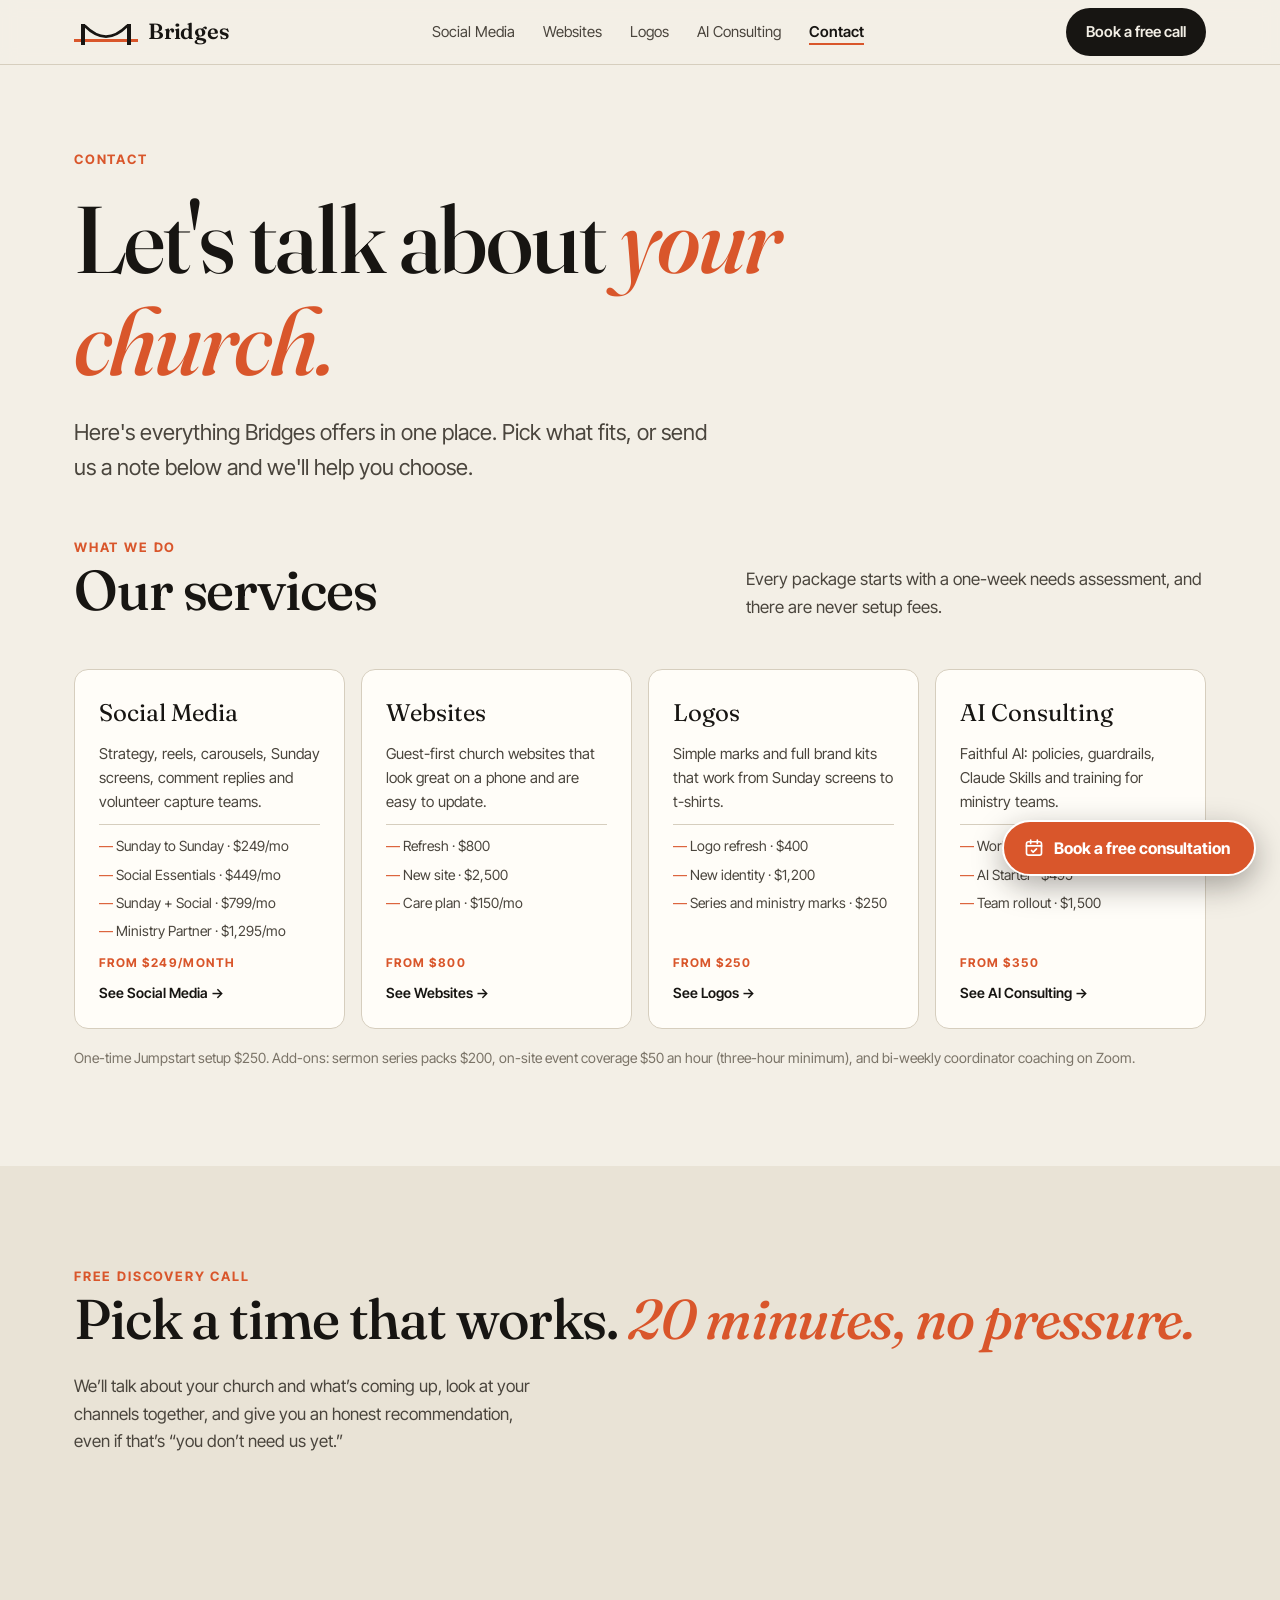
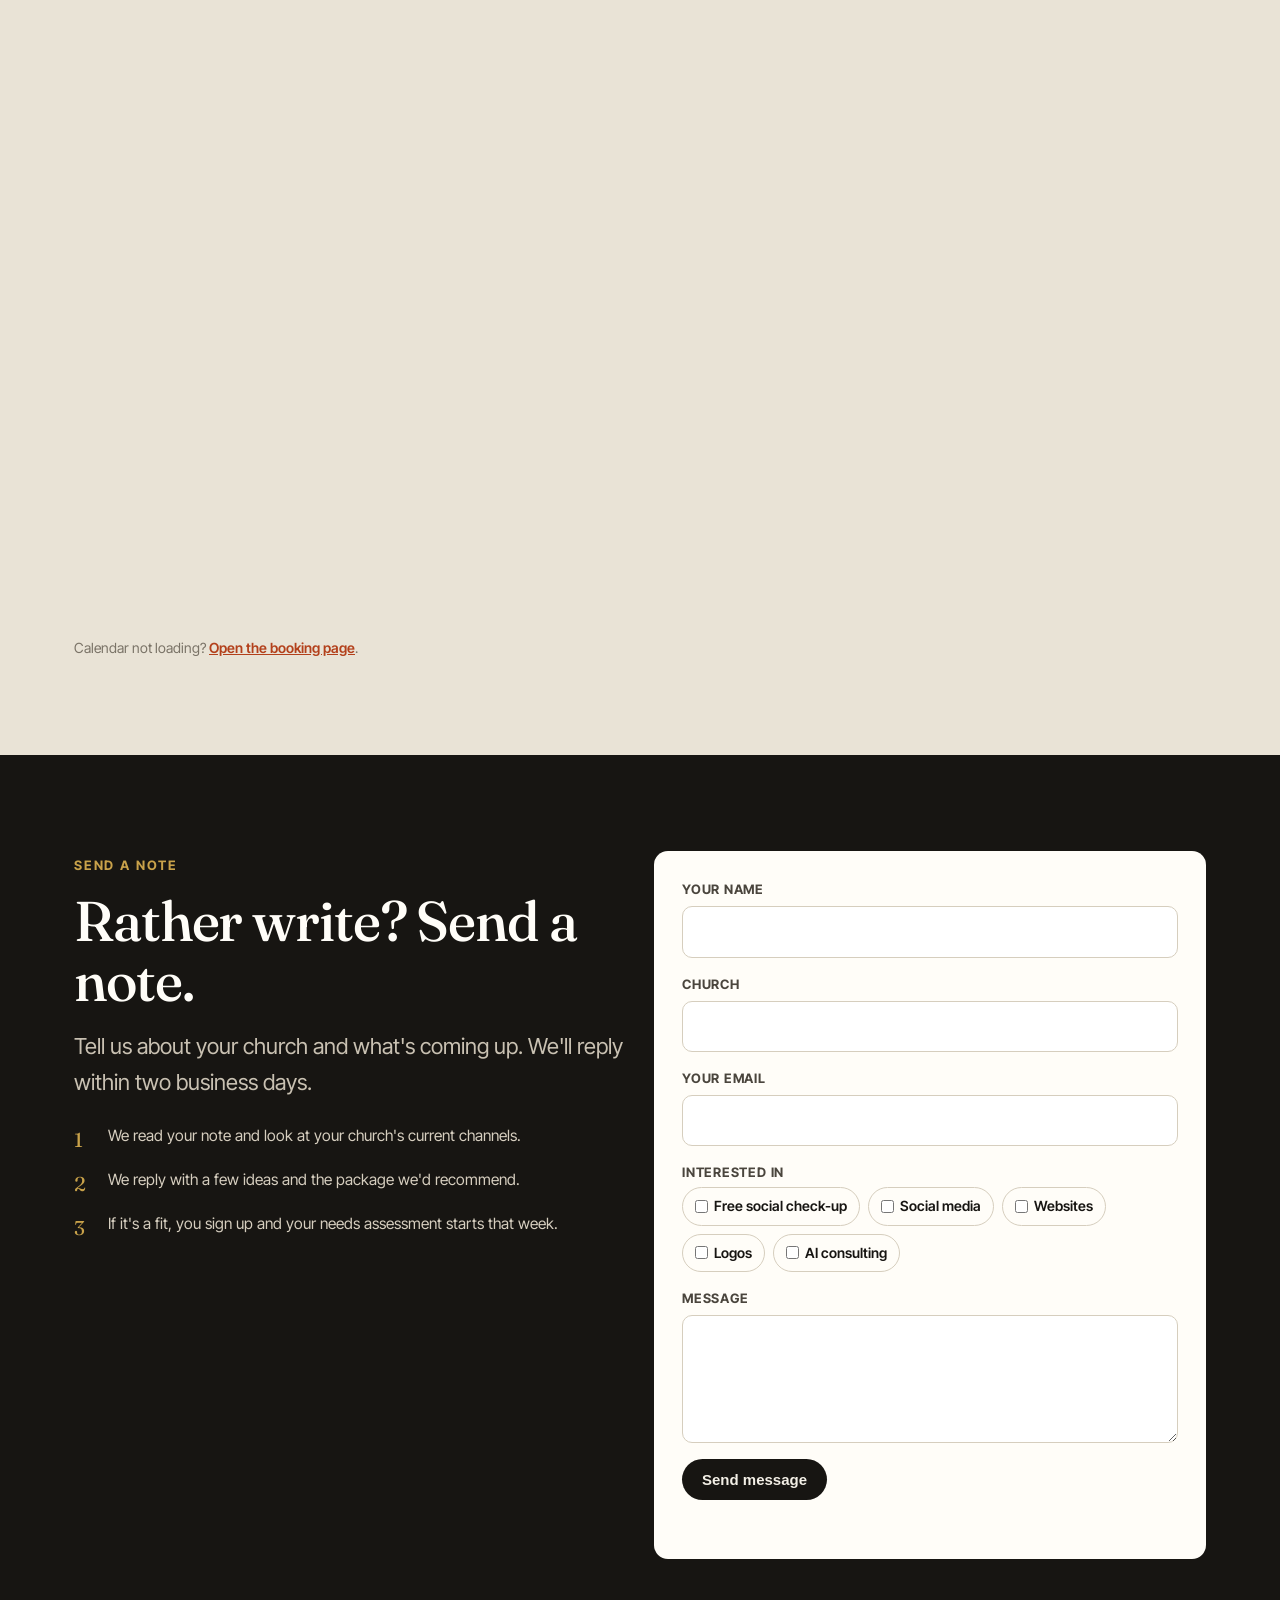
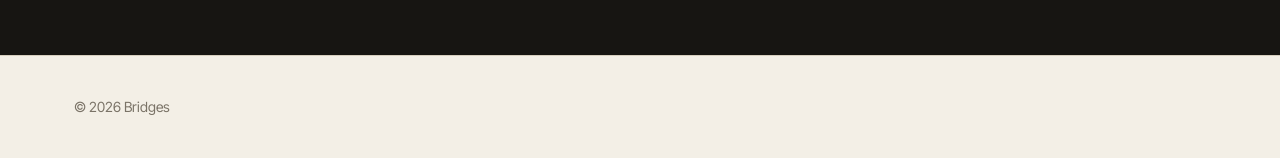
<file: contact.html>
<!doctype html>
<html lang="en">
<head>
<meta charset="utf-8">
<meta name="viewport" content="width=device-width, initial-scale=1">
<title>Contact — Bridges</title>
<meta name="description" content="Contact Bridges about social media, websites, logos and AI consulting for your church.">
<link rel="preconnect" href="https://fonts.googleapis.com">
<link rel="preconnect" href="https://fonts.gstatic.com" crossorigin>
<link href="https://fonts.googleapis.com/css2?family=Fraunces:ital,opsz,wght@0,9..144,300..700;1,9..144,300..700&family=Inter+Tight:wght@400;500;600;700&family=Cormorant+Garamond:wght@400;500&family=Josefin+Sans:wght@400;600&family=Anton&family=Instrument+Serif:ital@0;1&family=Archivo+Black&family=IBM+Plex+Mono:wght@400;600&family=Bricolage+Grotesque:opsz,wght@12..96,800&family=Shrikhand&display=swap" rel="stylesheet">
<link rel="stylesheet" href="styles.css">
<style>
.c-hero{padding:80px 0 48px}.c-hero h1{margin:16px 0 22px;max-width:900px}
.svs{display:grid;grid-template-columns:repeat(4,1fr);gap:16px}
.sv{background:var(--white);border:1px solid var(--line);border-radius:var(--r);padding:24px;text-decoration:none;color:var(--ink);display:flex;flex-direction:column;gap:10px;transition:transform .2s,box-shadow .2s}
.sv:hover{transform:translateY(-3px);box-shadow:0 16px 30px -20px rgba(23,21,18,.4)}
.sv .svk{font-family:var(--serif);font-size:24px}
.sv p{font-size:15px;color:var(--ink-2)}
.sv ul{list-style:none;display:grid;align-content:start;gap:6px;font-size:14px;color:var(--ink-2);border-top:1px solid var(--line);padding-top:10px;flex:1}
.sv li::before{content:"— ";color:var(--ember)}
.sv .svp{font-size:12px;font-weight:700;letter-spacing:.12em;text-transform:uppercase;color:var(--ember)}
.sv .svgo{font-size:14px;font-weight:600}
@media (max-width:1000px){.svs{grid-template-columns:1fr 1fr}}@media (max-width:560px){.svs{grid-template-columns:1fr}}
.cnotes{list-style:none;display:grid;gap:12px;margin-top:24px}
.cnotes li{display:flex;gap:12px;color:#D6CEBF;font-size:15.5px}.cnotes b{color:var(--gold);font-family:var(--serif);font-weight:400;font-size:20px;min-width:22px}
/* contact form */
.cform{background:#FFFDF8;color:var(--ink);border-radius:var(--r);padding:28px;display:grid;gap:16px;min-width:0}
.cform .frow{display:grid;gap:6px;border:0;min-width:0}
.cform label,.cform legend{font-size:13px;font-weight:700;letter-spacing:.06em;text-transform:uppercase;color:var(--ink-2)}
.cform input:not([type=checkbox]),.cform textarea{font:inherit;font-size:16px;padding:12px 14px;border:1.5px solid var(--line);border-radius:10px;background:#fff;color:var(--ink);width:100%}
.cform input:focus,.cform textarea:focus{outline:2px solid var(--ember);outline-offset:1px;border-color:var(--ember)}
.cform .chips{display:flex;flex-wrap:wrap;gap:8px;margin-top:4px}
.cform .chips label{display:flex;align-items:center;gap:6px;font-size:14px;font-weight:600;letter-spacing:0;text-transform:none;border:1.5px solid var(--line);border-radius:99px;padding:7px 12px;cursor:pointer;color:var(--ink)}
.cform .chips label:has(input:checked){border-color:var(--ember);background:#FBE7DE}
.cform .chips input{accent-color:var(--ember)}
.cform .btn{justify-self:start;background:var(--ink)}
.cform .fmsg{font-size:14.5px;color:var(--ink-2);min-height:1em}
.book{background:var(--paper-2)}.book .note a{color:var(--ember-dk);font-weight:600}
</style>
</head>
<body>
<nav class="nav">
  <div class="wrap">
    <a class="logo" href="index.html"><span class="logo-mark"></span>Bridges</a>
    <ul class="nav-links"><li><a href="index.html">Social Media</a></li><li><a href="web.html">Websites</a></li><li><a href="logos.html">Logos</a></li><li><a href="ai.html">AI Consulting</a></li><li><a href="contact.html" class="on">Contact</a></li></ul>
    <a class="btn" href="contact.html#book">Book a free call</a>
  </div>
</nav>

<header class="c-hero">
  <div class="wrap">
    <span class="eyebrow">Contact</span>
    <h1>Let's talk about <em class="ital">your church.</em></h1>
    <p class="lede">Here's everything Bridges offers in one place. Pick what fits, or send us a note below and we'll help you choose.</p>
  </div>
</header>

<section style="padding-top:0">
  <div class="wrap">
    <div class="sec-head"><div><span class="eyebrow">What we do</span><h2>Our services</h2></div><p>Every package starts with a one-week needs assessment, and there are never setup fees.</p></div>
    <div class="svs"><a class="sv" href="index.html#packages"><span class="svk">Social Media</span><p>Strategy, reels, carousels, Sunday screens, comment replies and volunteer capture teams.</p><ul><li>Sunday to Sunday · $249/mo</li><li>Social Essentials · $449/mo</li><li>Sunday + Social · $799/mo</li><li>Ministry Partner · $1,295/mo</li></ul><span class="svp">From $249/month</span><span class="svgo">See Social Media →</span></a><a class="sv" href="web.html#packages"><span class="svk">Websites</span><p>Guest-first church websites that look great on a phone and are easy to update.</p><ul><li>Refresh · $800</li><li>New site · $2,500</li><li>Care plan · $150/mo</li></ul><span class="svp">From $800</span><span class="svgo">See Websites →</span></a><a class="sv" href="logos.html#packages"><span class="svk">Logos</span><p>Simple marks and full brand kits that work from Sunday screens to t-shirts.</p><ul><li>Logo refresh · $400</li><li>New identity · $1,200</li><li>Series and ministry marks · $250</li></ul><span class="svp">From $250</span><span class="svgo">See Logos →</span></a><a class="sv" href="ai.html#packages"><span class="svk">AI Consulting</span><p>Faithful AI: policies, guardrails, Claude Skills and training for ministry teams.</p><ul><li>Workshop · $350</li><li>AI Starter · $495</li><li>Team rollout · $1,500</li></ul><span class="svp">From $350</span><span class="svgo">See AI Consulting →</span></a></div>
    <p class="note" style="margin-top:18px">One-time Jumpstart setup $250. Add-ons: sermon series packs $200, on-site event coverage $50 an hour (three-hour minimum), and bi-weekly coordinator coaching on Zoom.</p>
  </div>
</section>

<section id="book" class="book">
  <div class="wrap">
    <div class="sec-head"><div><span class="eyebrow">Free discovery call</span><h2>Pick a time that works. <em class="ital">20 minutes, no pressure.</em></h2></div><p>We’ll talk about your church and what’s coming up, look at your channels together, and give you an honest recommendation, even if that’s “you don’t need us yet.”</p></div>
    <div class="calendly-inline-widget" data-url="https://calendly.com/bridgesmedia-proton/free-20-minute-discovery-call?hide_gdpr_banner=1&primary_color=d9562b" style="min-width:320px;height:720px"></div>
    <p class="note">Calendar not loading? <a href="https://calendly.com/bridgesmedia-proton/free-20-minute-discovery-call" target="_blank" rel="noopener">Open the booking page</a>.</p>
  </div>
</section>
<script src="https://assets.calendly.com/assets/external/widget.js" async></script>

<section id="form" style="background:var(--ink);color:var(--paper)">
  <div class="wrap two" style="align-items:start">
    <div>
      <span class="eyebrow" style="color:var(--gold)">Send a note</span>
      <h2 style="margin-top:12px;color:var(--white)">Rather write? Send a note.</h2>
      <p class="lede" style="color:#C9C1B2;margin-top:18px">Tell us about your church and what's coming up. We'll reply within two business days.</p>
      <ul class="cnotes"><li><b>1</b>We read your note and look at your church's current channels.</li><li><b>2</b>We reply with a few ideas and the package we'd recommend.</li><li><b>3</b>If it's a fit, you sign up and your needs assessment starts that week.</li></ul>
    </div>
    <form class="cform" id="cform" method="POST" novalidate>
      <div class="frow"><label for="cf-name">Your name</label><input id="cf-name" name="name" required autocomplete="name"></div>
      <div class="frow"><label for="cf-church">Church</label><input id="cf-church" name="church" autocomplete="organization"></div>
      <div class="frow"><label for="cf-email">Your email</label><input id="cf-email" name="email" type="email" required autocomplete="email"></div>
      <fieldset class="frow"><legend>Interested in</legend><div class="chips">
        <label><input type="checkbox" name="interest" value="Free social check-up" id="cf-checkup"> Free social check-up</label>
        <label><input type="checkbox" name="interest" value="Social media"> Social media</label>
        <label><input type="checkbox" name="interest" value="Websites"> Websites</label>
        <label><input type="checkbox" name="interest" value="Logos"> Logos</label>
        <label><input type="checkbox" name="interest" value="AI consulting"> AI consulting</label></div></fieldset>
      <div class="frow"><label for="cf-msg">Message</label><textarea id="cf-msg" name="message" rows="4" required></textarea></div>
      <input type="text" name="_gotcha" tabindex="-1" autocomplete="off" style="position:absolute;left:-9999px" aria-hidden="true">
      <button class="btn" type="submit">Send message</button>
      <p class="fmsg" id="cf-status" role="status"></p>
    </form>
  </div>
</section>

<footer><div class="wrap"><span>© 2026 Bridges</span></div></footer>
<script>
(function(){
  /* Paste the Formspree form URL here once it exists, e.g. "https://formspree.io/f/abcdwxyz". Messages go to the inbox set in Formspree; no address appears on the site. */
  var ENDPOINT="https://formspree.io/f/maeeyaeq";
  var f=document.getElementById('cform');if(!f)return;
  if(/[?&]checkup=1/.test(location.search)){var cb=document.getElementById('cf-checkup');if(cb)cb.checked=true;var mm=document.getElementById('cf-msg');if(mm&&!mm.value)mm.placeholder='Paste your church’s Instagram or Facebook link here, plus anything you’d like us to look at.';}
  var st=document.getElementById('cf-status');
  f.addEventListener('submit',function(e){
    e.preventDefault();
    var n=f.querySelector('#cf-name'),m=f.querySelector('#cf-email'),g=f.querySelector('#cf-msg');
    if(!n.value.trim()||!m.value.trim()||m.validity.typeMismatch||!g.value.trim()){st.textContent='Please add your name, a valid email and a message so we can reply.';return;}
    if(!ENDPOINT){st.innerHTML='Our contact form is not connected yet. Please <a href="#book" style="color:inherit">book a free call</a> instead and we will take it from there.';return;}
    st.textContent='Sending…';
    fetch(ENDPOINT,{method:'POST',body:new FormData(f),headers:{'Accept':'application/json'}}).then(function(r){
      if(r.ok){f.reset();st.textContent='Thanks! Your message was sent. We will reply within two business days.';}
      else{st.textContent='That did not go through. Please try again in a few minutes.';}
    }).catch(function(){st.textContent='That did not go through. Please check your connection and try again.';});
  });
})();
</script>
<script>(function(){try{history.scrollRestoration="manual"}catch(e){}function top(){if(!location.hash)window.scrollTo(0,0)}top();setTimeout(top,80);addEventListener("load",function(){top();setTimeout(top,80)});addEventListener("pageshow",top);})();</script>
<!-- Book a consultation floating button (direct Calendly link) -->
<style>
.book-fab{position:fixed;right:24px;bottom:24px;z-index:9999;display:inline-flex;align-items:center;gap:10px;padding:16px 24px 16px 20px;border-radius:999px;background:#D9562B;color:#fff;font:700 16px/1 "Inter Tight",system-ui,-apple-system,sans-serif;text-decoration:none;box-shadow:0 10px 30px rgba(23,21,18,.35);border:2px solid #fff;transition:transform .2s ease,background .2s ease}
.book-fab:hover{background:#B3401B;transform:translateY(-2px)}
.book-fab:focus-visible{outline:3px solid #C9A24A;outline-offset:3px}
.book-fab svg{width:20px;height:20px;flex:none}
@media (max-width:600px){.book-fab{right:14px;bottom:14px;padding:13px 18px 13px 15px;font-size:15px}}
@media print{.book-fab{display:none}}
</style>
<a class="book-fab" href="https://calendly.com/bridgesmedia-proton/free-20-minute-discovery-call" target="_blank" rel="noopener" aria-label="Book a free 20-minute consultation on Calendly (opens in a new tab)">
<svg viewBox="0 0 24 24" fill="none" stroke="currentColor" stroke-width="2" stroke-linecap="round" stroke-linejoin="round" aria-hidden="true"><rect x="3" y="4.5" width="18" height="16" rx="2.5"/><path d="M8 2.5v4M16 2.5v4M3 9.5h18"/><path d="M9 15l2 2 4-4"/></svg>Book a free consultation</a>
</body>
</html>
</file>
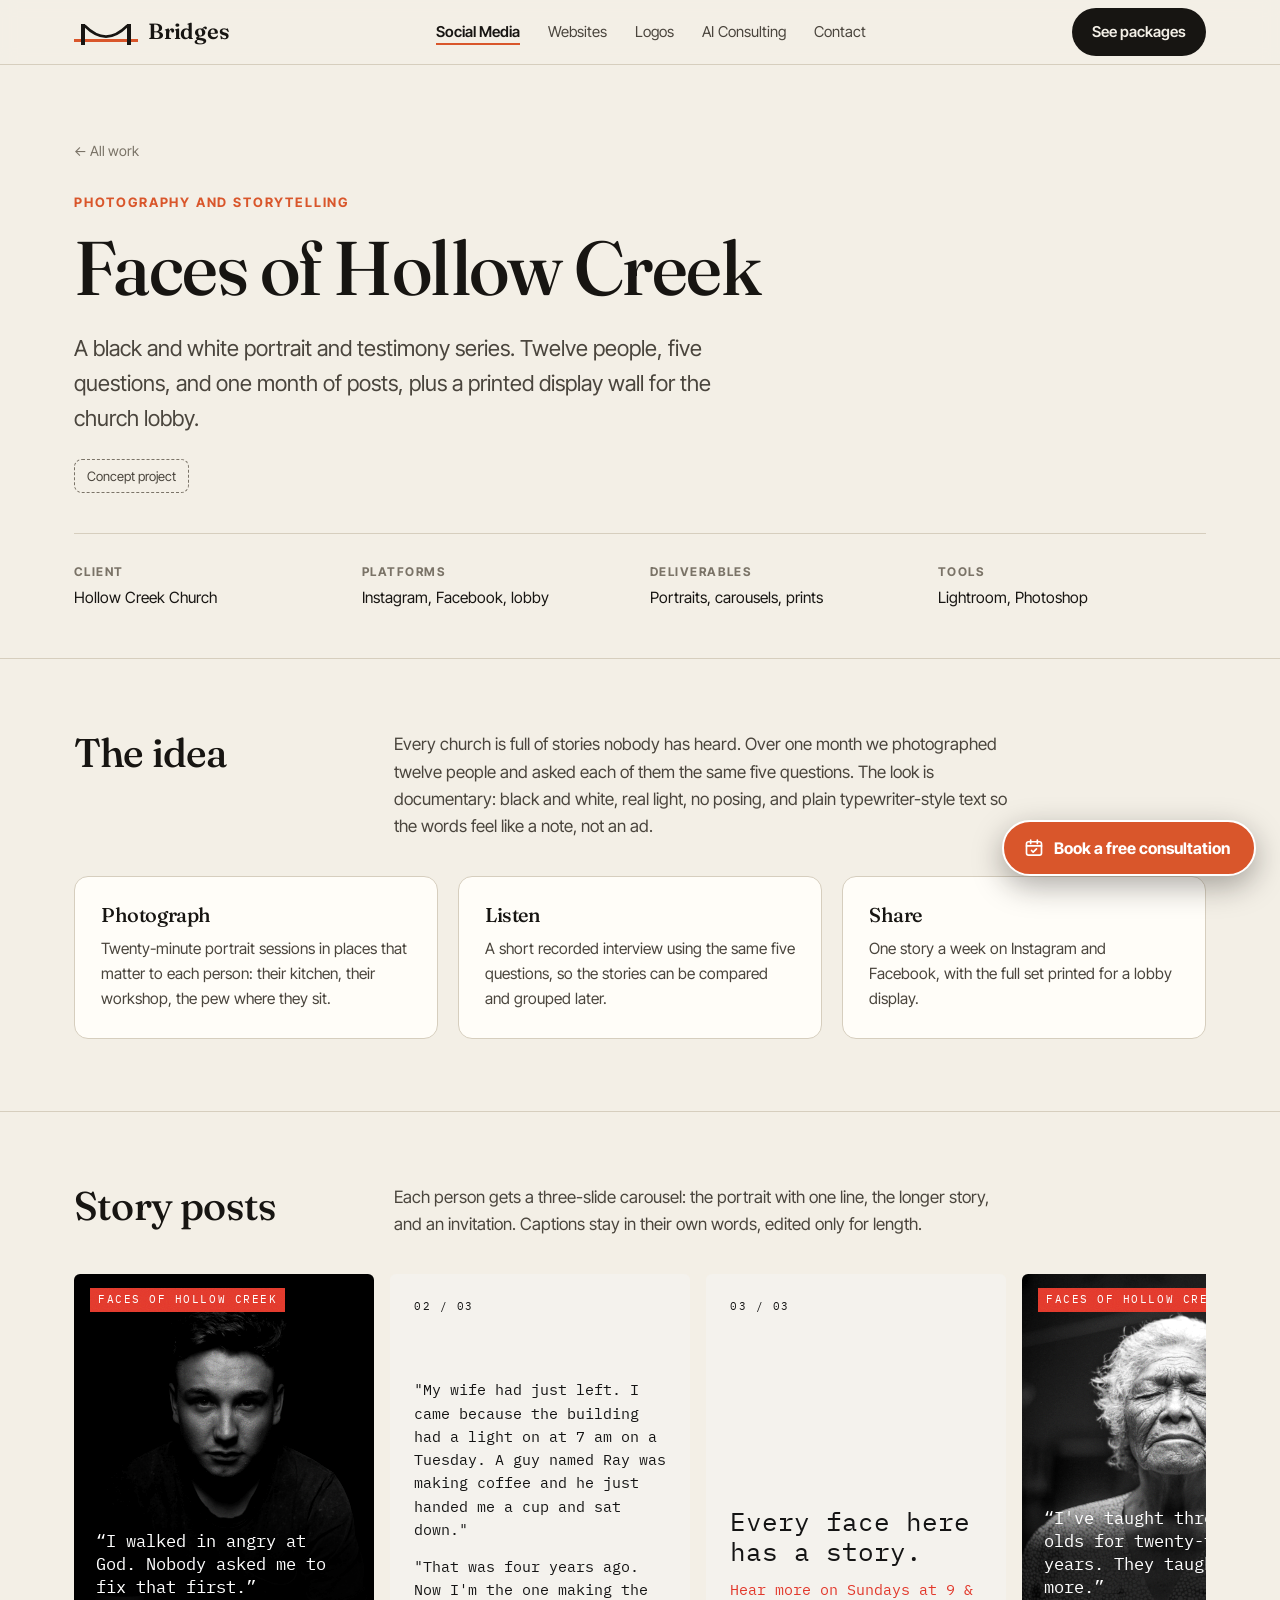
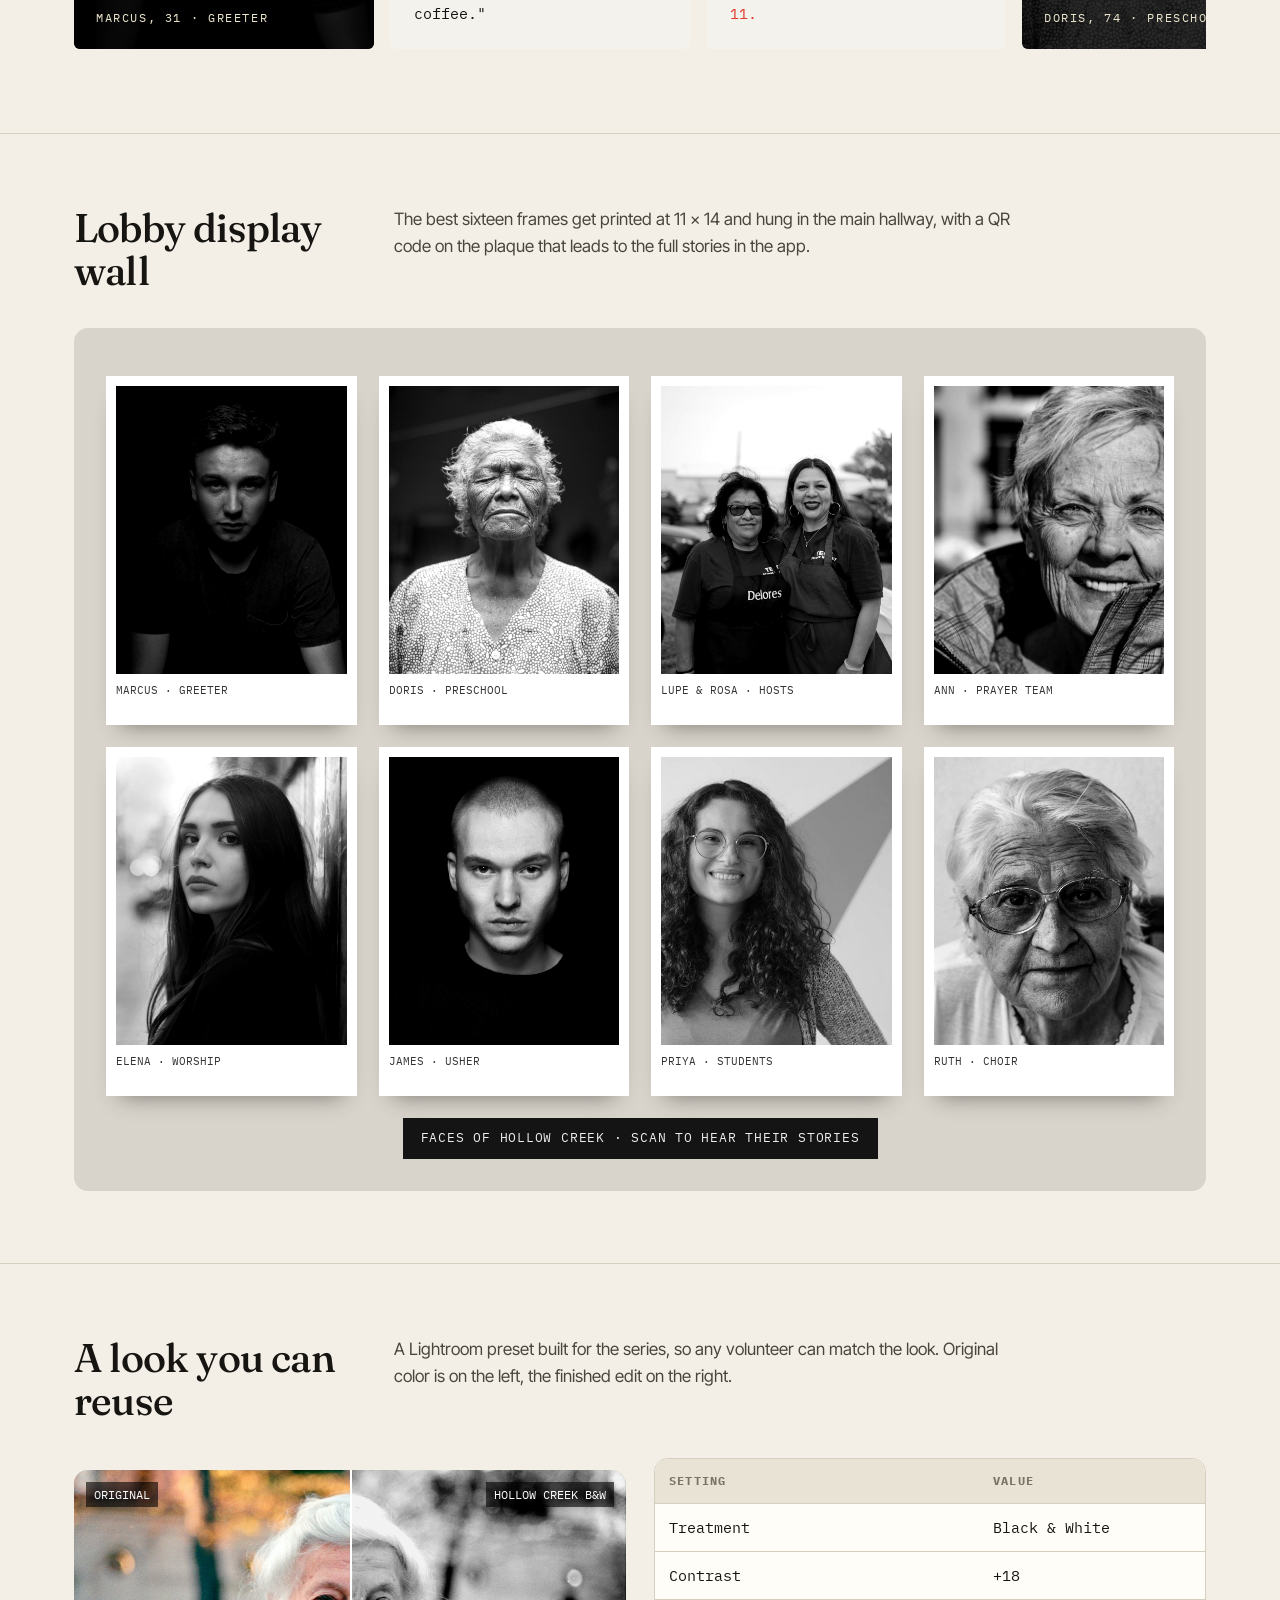
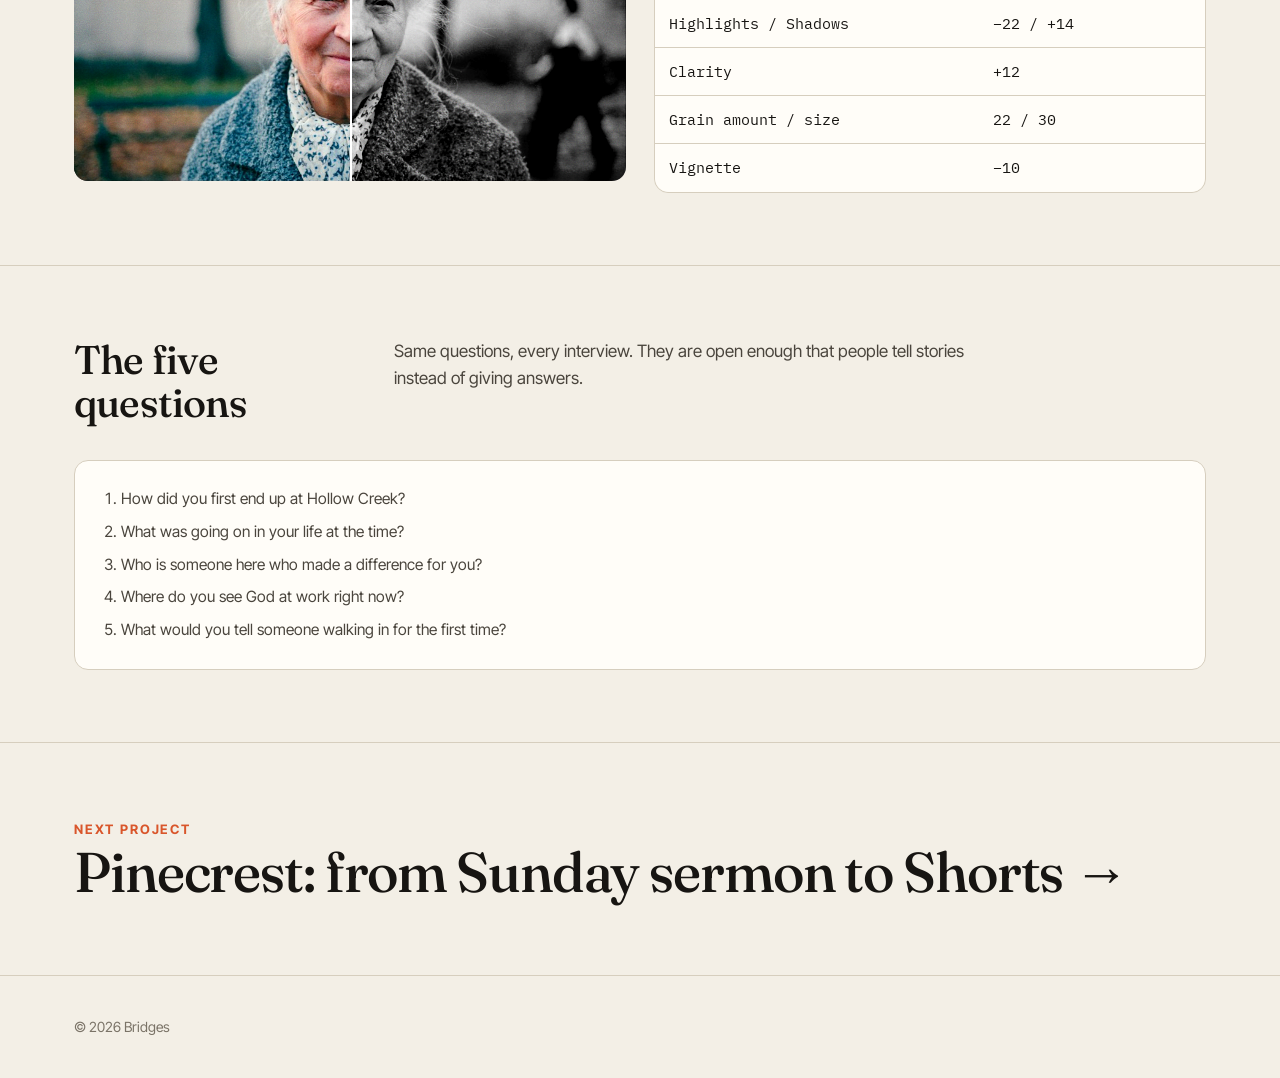
<file: hollow-creek-faces.html>
<!doctype html>
<html lang="en">
<head>
<meta charset="utf-8">
<meta name="viewport" content="width=device-width, initial-scale=1">
<title>Faces of Hollow Creek — Bridges</title>
<link rel="preconnect" href="https://fonts.googleapis.com">
<link rel="preconnect" href="https://fonts.gstatic.com" crossorigin>
<link href="https://fonts.googleapis.com/css2?family=Fraunces:ital,opsz,wght@0,9..144,300..700;1,9..144,300..700&family=Inter+Tight:wght@400;500;600;700;800&family=IBM+Plex+Mono:wght@400;600&family=Bricolage+Grotesque:opsz,wght@12..96,500..800&family=Shrikhand&display=swap" rel="stylesheet">
<link rel="stylesheet" href="styles.css">
<style>

:root{--blk:#141414;--pap:#F4F2ED;--red:#E2382B;--mono:"IBM Plex Mono",ui-monospace,monospace}
.pt{position:relative;background:radial-gradient(ellipse 30% 23% at 50% 38%,#c9c9c9 0 60%,transparent 62%),radial-gradient(ellipse 58% 36% at 50% 100%,#9c9c9c 0 70%,transparent 72%),linear-gradient(#5d5d5d,#262626)}
.pt.b{background:radial-gradient(ellipse 27% 21% at 40% 40%,#d6d6d6 0 60%,transparent 62%),radial-gradient(ellipse 52% 36% at 38% 100%,#8a8a8a 0 70%,transparent 72%),linear-gradient(#7a7a7a,#3a3a3a)}
.pt.c{background:radial-gradient(ellipse 29% 22% at 62% 36%,#ababab 0 60%,transparent 62%),radial-gradient(ellipse 56% 38% at 64% 100%,#707070 0 70%,transparent 72%),linear-gradient(#4b4b4b,#1d1d1d)}
.pt.d{background:radial-gradient(ellipse 22% 17% at 35% 42%,#c4c4c4 0 60%,transparent 62%),radial-gradient(ellipse 22% 17% at 66% 40%,#b4b4b4 0 60%,transparent 62%),radial-gradient(ellipse 70% 34% at 50% 100%,#8b8b8b 0 70%,transparent 72%),linear-gradient(#686868,#2b2b2b)}
.sheet-dark{background:var(--blk);border-radius:var(--r);padding:28px;color:#EDEDED;font-family:var(--mono)}
.contact{display:grid;grid-template-columns:repeat(6,1fr);gap:10px}
.contact .pt{aspect-ratio:3/4}
.contact .pt i{z-index:2;position:absolute;left:6px;bottom:4px;font-style:normal;font-size:11px;color:#E9E2C9}
.contact .pick{outline:3px solid var(--red);outline-offset:3px;border-radius:30%}
.contact .x::after{content:"✕";position:absolute;inset:0;display:grid;place-items:center;color:var(--red);font-size:42px;font-family:var(--sans)}
.sheet-dark .cap{display:flex;justify-content:space-between;gap:12px;flex-wrap:wrap;font-size:12.5px;margin-top:18px;color:#A9A9A9}
@media (max-width:700px){.contact{grid-template-columns:repeat(3,1fr)}}
.story{width:300px;aspect-ratio:4/5;border-radius:6px;overflow:hidden;position:relative;flex:none;color:#fff;font-family:var(--mono)}
.story .pt{position:absolute;inset:0}
.story .ov{position:absolute;inset:auto 0 0 0;padding:22px;background:linear-gradient(transparent,rgba(0,0,0,.85) 40%)}
.story q{display:block;font-size:17px;line-height:1.35;quotes:"“" "”"}
.story .nm{display:block;margin-top:10px;font-size:11.5px;letter-spacing:.14em;text-transform:uppercase;color:#E9E2C9}
.story.paper{background:var(--pap);color:var(--blk);padding:24px;display:flex;flex-direction:column}
.story.paper p{font-size:15px;line-height:1.55}
.story.paper .red{color:var(--red)}
.story .tag2{position:absolute;top:14px;left:16px;font-size:11px;letter-spacing:.14em;background:var(--red);color:#fff;padding:3px 8px}
.wall{background:#D9D4CB;border-radius:var(--r);padding:48px 32px 32px;display:grid;grid-template-columns:repeat(4,1fr);gap:22px;position:relative}
.wall .frame{background:#fff;padding:10px 10px 26px;box-shadow:0 14px 22px -14px rgba(0,0,0,.45)}
.wall .frame .pt{aspect-ratio:4/5}
.wall .frame span{display:block;font-family:var(--mono);font-size:10.5px;margin-top:8px;color:#333}
.wall .plaque{grid-column:1/-1;justify-self:center;background:var(--blk);color:#EDEDED;font-family:var(--mono);font-size:13px;padding:10px 18px;letter-spacing:.06em}
@media (max-width:700px){.wall{grid-template-columns:1fr 1fr;padding:24px 16px}}
.ba{position:relative;aspect-ratio:16/9;border-radius:var(--r);overflow:hidden}
.ba .pt{position:absolute;inset:0}
.ba .after{filter:grayscale(1) contrast(1.3) brightness(.95)}
.ba .before{clip-path:inset(0 50% 0 0)}
.ba .lbl{position:absolute;top:12px;font-family:var(--mono);font-size:12px;background:rgba(0,0,0,.6);color:#fff;padding:3px 8px;z-index:6}
.ba .div{position:absolute;top:0;bottom:0;left:50%;width:2px;background:#fff;z-index:6}
.mono{font-family:var(--mono)}

</style>
</head>
<body>
<nav class="nav"><div class="wrap"><a class="logo" href="index.html"><span class="logo-mark"></span>Bridges</a><ul class="nav-links"><li><a href="index.html" class="on">Social Media</a></li><li><a href="web.html">Websites</a></li><li><a href="logos.html">Logos</a></li><li><a href="ai.html">AI Consulting</a></li><li><a href="contact.html">Contact</a></li></ul><a class="btn" href="index.html#packages">See packages</a></div></nav>

<header class="case-hero">
  <div class="wrap">
    <a class="back" href="index.html#work">← All work</a>
    <div class="eyebrow" style="margin-top:28px">Photography and storytelling</div>
    <h1>Faces of Hollow Creek</h1>
    <p class="lede">A black and white portrait and testimony series. Twelve people, five questions, and one month of posts, plus a printed display wall for the church lobby.</p>
    <span class="concept-badge">Concept project</span>
    <div class="meta"><div><span>Client</span>Hollow Creek Church</div><div><span>Platforms</span>Instagram, Facebook, lobby</div><div><span>Deliverables</span>Portraits, carousels, prints</div><div><span>Tools</span>Lightroom, Photoshop</div></div>
  </div>
</header>

<section class="block">
  <div class="wrap">
    <div class="block-head"><h2>The idea</h2><p>Every church is full of stories nobody has heard. Over one month we photographed twelve people and asked each of them the same five questions. The look is documentary: black and white, real light, no posing, and plain typewriter-style text so the words feel like a note, not an ad.</p></div>
    <div class="three">
<div class="panel"><h3>Photograph</h3><p>Twenty-minute portrait sessions in places that matter to each person: their kitchen, their workshop, the pew where they sit.</p></div>
<div class="panel"><h3>Listen</h3><p>A short recorded interview using the same five questions, so the stories can be compared and grouped later.</p></div>
<div class="panel"><h3>Share</h3><p>One story a week on Instagram and Facebook, with the full set printed for a lobby display.</p></div></div>
  </div>
</section>


<section class="block">
  <div class="wrap">
    <div class="block-head"><h2>Story posts</h2><p>Each person gets a three-slide carousel: the portrait with one line, the longer story, and an invitation. Captions stay in their own words, edited only for length.</p></div>
    <div class="scroller">
<div class="story grain"><img class="ph bw" src="img/p52.jpg" alt=""><span class="tag2">FACES OF HOLLOW CREEK</span><div class="ov"><q>I walked in angry at God. Nobody asked me to fix that first.</q><span class="nm">Marcus, 31 · Greeter</span></div></div>
<div class="story paper"><span class="mono" style="font-size:11px;letter-spacing:.14em">02 / 03</span><p style="margin-top:auto">"My wife had just left. I came because the building had a light on at 7 am on a Tuesday. A guy named Ray was making coffee and he just handed me a cup and sat down."</p><p style="margin-top:14px">"That was four years ago. Now I'm the one making the coffee."</p></div>
<div class="story paper"><span class="mono" style="font-size:11px;letter-spacing:.14em">03 / 03</span><p style="margin-top:auto;font-size:26px;line-height:1.15">Every face here has a story.</p><p class="red" style="margin-top:12px">Hear more on Sundays at 9 &amp; 11.</p></div>
<div class="story grain"><img class="ph bw" src="img/p45.jpg" alt=""><span class="tag2">FACES OF HOLLOW CREEK</span><div class="ov"><q>I've taught three-year-olds for twenty-two years. They taught me more.</q><span class="nm">Doris, 74 · Preschool teacher</span></div></div>
</div>
  </div>
</section>

<section class="block">
  <div class="wrap">
    <div class="block-head"><h2>Lobby display wall</h2><p>The best sixteen frames get printed at 11 × 14 and hung in the main hallway, with a QR code on the plaque that leads to the full stories in the app.</p></div>
    <div class="wall"><div class="frame"><div class="pt" style="overflow:hidden"><img class="ph bw" src="img/p52.jpg" alt=""></div><span>MARCUS · GREETER</span></div><div class="frame"><div class="pt" style="overflow:hidden"><img class="ph bw" src="img/p45.jpg" alt=""></div><span>DORIS · PRESCHOOL</span></div><div class="frame"><div class="pt" style="overflow:hidden"><img class="ph bw" src="img/p69.jpg" alt=""></div><span>LUPE &amp; ROSA · HOSTS</span></div><div class="frame"><div class="pt" style="overflow:hidden"><img class="ph bw" src="img/p42.jpg" alt=""></div><span>ANN · PRAYER TEAM</span></div><div class="frame"><div class="pt" style="overflow:hidden"><img class="ph bw" src="img/p59.jpg" alt=""></div><span>ELENA · WORSHIP</span></div><div class="frame"><div class="pt" style="overflow:hidden"><img class="ph bw" src="img/p48.jpg" alt=""></div><span>JAMES · USHER</span></div><div class="frame"><div class="pt" style="overflow:hidden"><img class="ph bw" src="img/p55.jpg" alt=""></div><span>PRIYA · STUDENTS</span></div><div class="frame"><div class="pt" style="overflow:hidden"><img class="ph bw" src="img/p46.jpg" alt=""></div><span>RUTH · CHOIR</span></div><span class="plaque">FACES OF HOLLOW CREEK · SCAN TO HEAR THEIR STORIES</span></div>
  </div>
</section>

<section class="block">
  <div class="wrap">
    <div class="block-head"><h2>A look you can reuse</h2><p>A Lightroom preset built for the series, so any volunteer can match the look. Original color is on the left, the finished edit on the right.</p></div>
    <div class="two" style="align-items:center"><div class="ba grain"><img class="ph after" src="img/p47.jpg" alt=""><img class="ph before" src="img/p47.jpg" alt=""><span class="lbl" style="left:12px">ORIGINAL</span><span class="lbl" style="right:12px">HOLLOW CREEK B&amp;W</span><span class="div"></span></div>
<div class="tbl-wrap"><table class="t mono"><tr><th>Setting</th><th>Value</th></tr><tr><td>Treatment</td><td>Black &amp; White</td></tr><tr><td>Contrast</td><td>+18</td></tr><tr><td>Highlights / Shadows</td><td>−22 / +14</td></tr><tr><td>Clarity</td><td>+12</td></tr><tr><td>Grain amount / size</td><td>22 / 30</td></tr><tr><td>Vignette</td><td>−10</td></tr></table></div></div>
  </div>
</section>

<section class="block">
  <div class="wrap">
    <div class="block-head"><h2>The five questions</h2><p>Same questions, every interview. They are open enough that people tell stories instead of giving answers.</p></div>
    <div class="panel"><ol style="padding-left:20px;display:grid;gap:8px"><li>How did you first end up at Hollow Creek?</li><li>What was going on in your life at the time?</li><li>Who is someone here who made a difference for you?</li><li>Where do you see God at work right now?</li><li>What would you tell someone walking in for the first time?</li></ol></div>
  </div>
</section>

<div class="next-case"><div class="wrap"><a href="pinecrest-shorts.html"><div><span class="eyebrow">Next project</span><h2>Pinecrest: from Sunday sermon to Shorts →</h2></div></a></div></div>
<footer><div class="wrap"><span>© 2026 Bridges</span></div></footer>
<script>(function(){try{history.scrollRestoration="manual"}catch(e){}function top(){if(!location.hash)window.scrollTo(0,0)}top();setTimeout(top,80);addEventListener("load",function(){top();setTimeout(top,80)});addEventListener("pageshow",top);})();</script>
<!-- Book a consultation floating button (direct Calendly link) -->
<style>
.book-fab{position:fixed;right:24px;bottom:24px;z-index:9999;display:inline-flex;align-items:center;gap:10px;padding:16px 24px 16px 20px;border-radius:999px;background:#D9562B;color:#fff;font:700 16px/1 "Inter Tight",system-ui,-apple-system,sans-serif;text-decoration:none;box-shadow:0 10px 30px rgba(23,21,18,.35);border:2px solid #fff;transition:transform .2s ease,background .2s ease}
.book-fab:hover{background:#B3401B;transform:translateY(-2px)}
.book-fab:focus-visible{outline:3px solid #C9A24A;outline-offset:3px}
.book-fab svg{width:20px;height:20px;flex:none}
@media (max-width:600px){.book-fab{right:14px;bottom:14px;padding:13px 18px 13px 15px;font-size:15px}}
@media print{.book-fab{display:none}}
</style>
<a class="book-fab" href="https://calendly.com/bridgesmedia-proton/free-20-minute-discovery-call" target="_blank" rel="noopener" aria-label="Book a free 20-minute consultation on Calendly (opens in a new tab)">
<svg viewBox="0 0 24 24" fill="none" stroke="currentColor" stroke-width="2" stroke-linecap="round" stroke-linejoin="round" aria-hidden="true"><rect x="3" y="4.5" width="18" height="16" rx="2.5"/><path d="M8 2.5v4M16 2.5v4M3 9.5h18"/><path d="M9 15l2 2 4-4"/></svg>Book a free consultation</a>
</body>
</html>
</file>
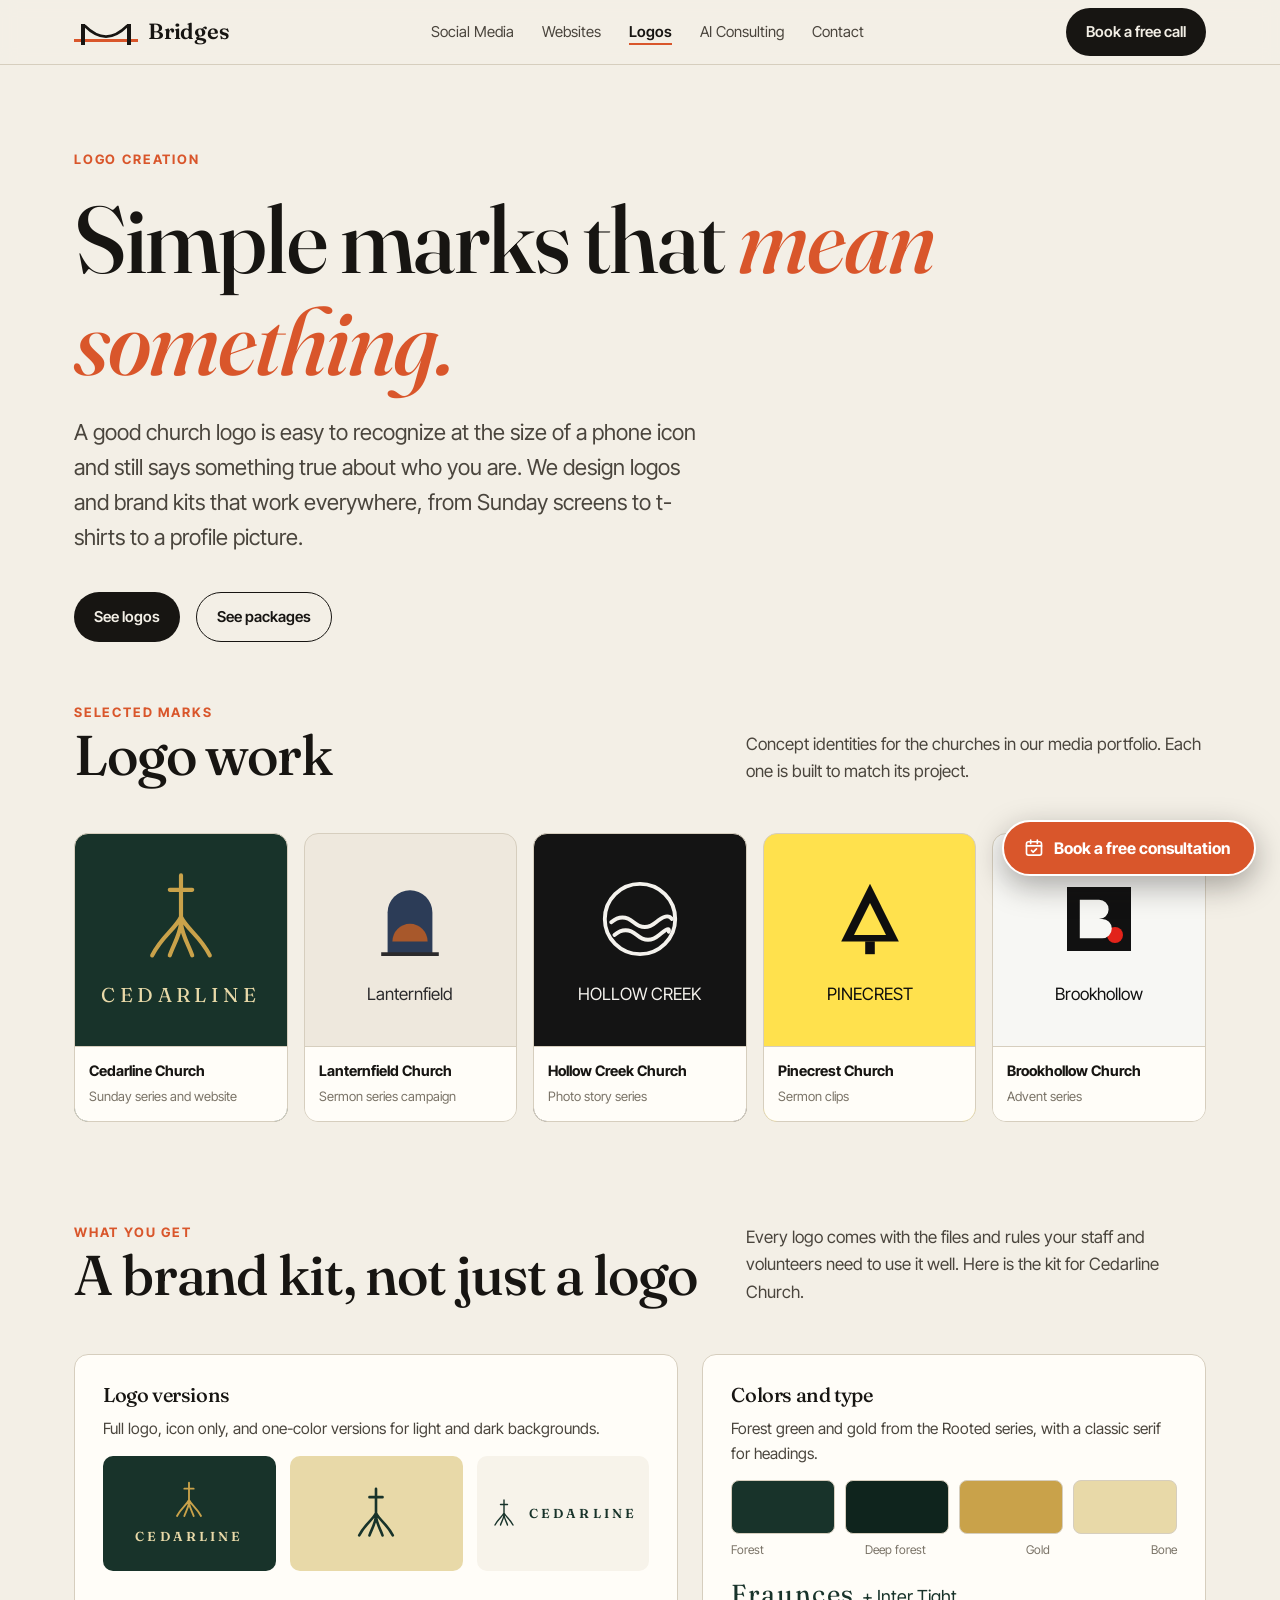
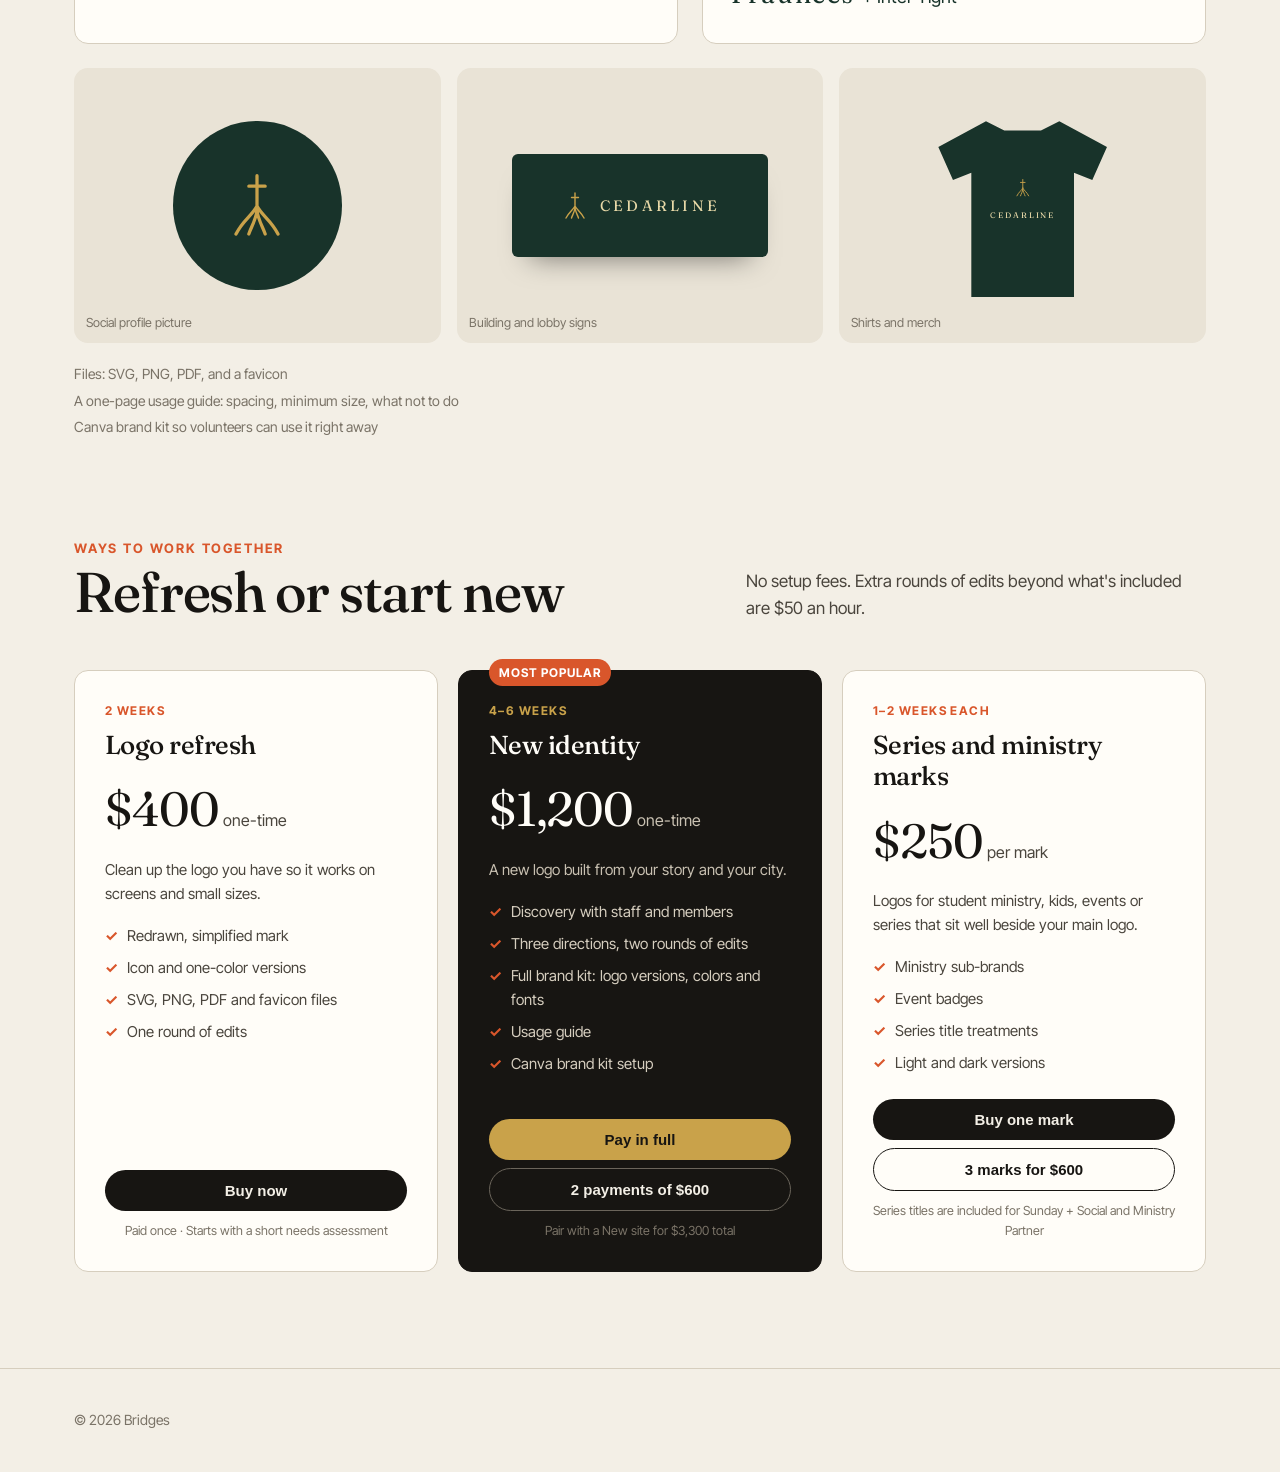
<file: logos.html>
<!doctype html>
<html lang="en">
<head>
<meta charset="utf-8">
<meta name="viewport" content="width=device-width, initial-scale=1">
<title>Logos — Bridges</title>
<meta name="description" content="Church logos and brand kits: simple marks that work everywhere.">
<link rel="preconnect" href="https://fonts.googleapis.com">
<link rel="preconnect" href="https://fonts.gstatic.com" crossorigin>
<link href="https://fonts.googleapis.com/css2?family=Fraunces:ital,opsz,wght@0,9..144,300..700;1,9..144,300..700&family=Inter+Tight:wght@400;500;600;700;800&family=Cormorant+Garamond:wght@400;500&family=IBM+Plex+Mono:wght@400;600&family=Bricolage+Grotesque:opsz,wght@12..96,800&family=Shrikhand&family=Instrument+Serif&display=swap" rel="stylesheet">
<link rel="stylesheet" href="styles.css">
<style>
.l-hero{padding:80px 0 56px}
.l-hero h1{margin:16px 0 22px;max-width:900px}
.lgrid{display:grid;grid-template-columns:repeat(5,1fr);gap:16px}
.lg{border-radius:var(--r);overflow:hidden;border:1px solid var(--line);display:flex;flex-direction:column}
.lg .lm{aspect-ratio:1;display:flex;flex-direction:column;align-items:center;justify-content:center;gap:14px;padding:20px;text-align:center}
.lg .lm svg{width:96px;height:96px}
.lg figcaption{background:var(--white);color:var(--ink);padding:12px 14px;border-top:1px solid var(--line)}
.lg figcaption b{display:block;font-size:14.5px}.lg figcaption span{font-size:13px;color:var(--muted)}
@media (max-width:900px){.lgrid{grid-template-columns:1fr 1fr}.lgrid .lg:last-child{grid-column:1/-1}.lgrid .lg:last-child .lm{aspect-ratio:2/1}}
.evo{display:grid;grid-template-columns:repeat(4,1fr);gap:16px}
.ev{background:var(--white);border:1px solid var(--line);border-radius:var(--r);padding:22px;display:flex;flex-direction:column;gap:8px}
.ev .evm{aspect-ratio:2/1;display:grid;place-items:center;background:var(--paper);border-radius:10px;margin-bottom:6px}
.ev .evm svg{width:60%;height:auto}
.ev b{font-size:15px}.ev span{font-size:14px;color:var(--ink-2)}
.ev:last-child{border:2px solid var(--ember)}
@media (max-width:900px){.evo{grid-template-columns:1fr 1fr}}@media (max-width:520px){.evo{grid-template-columns:1fr}}
.kit{display:grid;grid-template-columns:1.2fr 1fr;gap:24px}
.kit .panel{padding:28px}
.lock{display:grid;grid-template-columns:repeat(3,1fr);gap:14px;margin-top:14px}
.lock div{background:var(--paper);border-radius:10px;aspect-ratio:3/2;display:grid;place-items:center;padding:12px}
.lock .dk{background:var(--ink)}
.lock .row{display:flex;align-items:center;gap:8px;font-family:var(--serif);font-weight:600;font-size:18px}
.sw3{display:flex;gap:10px;margin-top:14px}.sw3 i{flex:1;height:54px;border-radius:8px;border:1px solid var(--line)}
.apps{display:grid;grid-template-columns:repeat(3,1fr);gap:16px;margin-top:24px}
.apps>div{border-radius:var(--r);overflow:hidden;position:relative;aspect-ratio:4/3;background:var(--paper-2);display:grid;place-items:center}
.apps .av{width:46%;aspect-ratio:1;border-radius:50%;background:var(--ink);display:grid;place-items:center}
.apps .av img{width:64%}
.apps .sign{width:70%;aspect-ratio:3/1.2;background:#18332A;border-radius:6px;display:flex;align-items:center;justify-content:center;gap:10px;color:#E8D9A8;font-family:var(--serif);letter-spacing:.22em;font-size:15px;box-shadow:0 18px 28px -18px rgba(0,0,0,.5)}
.apps .shirt{width:50%;aspect-ratio:1;background:#3B2416;clip-path:polygon(30% 4%,40% 9%,60% 9%,70% 4%,96% 18%,88% 36%,78% 32%,78% 100%,22% 100%,22% 32%,12% 36%,4% 18%);display:grid;place-items:center}
.apps .shirt svg{width:30%;margin-top:-6%}
.apps span.cap{position:absolute;left:12px;bottom:10px;font-size:12.5px;color:var(--muted)}
@media (max-width:820px){.kit{grid-template-columns:1fr}.apps{grid-template-columns:1fr}.lock{grid-template-columns:1fr}.lock div{aspect-ratio:auto;min-height:90px}}
.plans{display:grid;grid-template-columns:repeat(3,1fr);gap:20px;align-items:stretch}
.plan{background:var(--white);border:1px solid var(--line);border-radius:var(--r);padding:30px;display:flex;flex-direction:column;gap:10px;position:relative}
.plan.feat{background:var(--ink);color:var(--paper);border-color:var(--ink)}
.plan .pop{position:absolute;top:-12px;left:30px;background:var(--ember);color:#fff;font-size:12px;font-weight:700;letter-spacing:.08em;text-transform:uppercase;padding:4px 10px;border-radius:99px}
.plan .len{font-size:12px;font-weight:700;letter-spacing:.12em;text-transform:uppercase;color:var(--ember)}.plan.feat .len{color:var(--gold)}
.plan h3{font-size:26px}.plan.feat h3{color:var(--white)}
.plan .price{font-size:16px;color:var(--ink-2)}.plan.feat .price{color:#C9C1B2}
.plan .price b{font-family:var(--serif);font-weight:400;font-size:48px;color:var(--ink);letter-spacing:-.02em}.plan.feat .price b{color:var(--white)}
.plan ul{list-style:none;display:grid;align-content:start;gap:8px;margin:8px 0 14px;font-size:15px;color:var(--ink-2);flex:1}.plan.feat ul{color:#D6CEBF}
.plan li{padding-left:22px;position:relative}.plan li::before{content:"✓";position:absolute;left:0;color:var(--ember);font-weight:700}
.plan .btn{justify-content:center}.plan.feat .btn{background:var(--gold);color:var(--ink)}.plan.feat .btn:hover{background:var(--white)}
.plan .small{font-size:12.5px;color:var(--muted);text-align:center}
@media (max-width:900px){.plans{grid-template-columns:1fr}}
.toast{position:fixed;left:50%;bottom:max(24px,env(safe-area-inset-bottom,0px));translate:-50% 0;background:var(--ink);color:var(--paper);padding:14px 20px;border-radius:12px;font-size:15px;box-shadow:0 18px 40px -16px rgba(0,0,0,.5);z-index:100;max-width:calc(100% - 32px)}
.plan .pdesc{font-size:15px;color:var(--ink-2)}.plan.feat .pdesc{color:#C9C1B2}
.plan .btn+.btn{margin-top:-2px}
.plan.feat .btn.ghost{background:transparent;color:var(--paper);border-color:#6B655B}
</style>
</head>
<body>
<nav class="nav">
  <div class="wrap">
    <a class="logo" href="index.html"><span class="logo-mark"></span>Bridges</a>
    <ul class="nav-links"><li><a href="index.html">Social Media</a></li><li><a href="web.html">Websites</a></li><li><a href="logos.html" class="on">Logos</a></li><li><a href="ai.html">AI Consulting</a></li><li><a href="contact.html">Contact</a></li></ul>
    <a class="btn" href="contact.html#book">Book a free call</a>
  </div>
</nav>

<header class="l-hero">
  <div class="wrap">
    <span class="eyebrow">Logo creation</span>
    <h1>Simple marks that <em class="ital">mean something.</em></h1>
    <p class="lede">A good church logo is easy to recognize at the size of a phone icon and still says something true about who you are. We design logos and brand kits that work everywhere, from Sunday screens to t-shirts to a profile picture.</p>
    <div class="hero-row"><a class="btn" href="#work">See logos</a><a class="btn ghost" href="index.html#packages">See packages</a></div>
  </div>
</header>

<section id="work" style="padding-top:0">
  <div class="wrap">
    <div class="sec-head"><div><span class="eyebrow">Selected marks</span><h2>Logo work</h2></div><p>Concept identities for the churches in our media portfolio. Each one is built to match its project.</p></div>
    <div class="lgrid"><figure class="lg" style="background:#18332A;color:#E8D9A8"><div class="lm"><svg viewBox="0 0 60 60"><path d="M30 4V30M23 13H37M30 30C26 38 18 42 12 54M30 30C34 38 42 42 48 54M30 34C29 42 25 48 23 54M30 34C31 42 35 48 37 54" stroke="#C9A24A" stroke-width="2.6" fill="none" stroke-linecap="round"/></svg><span style="font-family:var(--serif);letter-spacing:.22em;font-size:20px">CEDARLINE</span></div><figcaption><b>Cedarline Church</b><span>Sunday series and website</span></figcaption></figure><figure class="lg" style="background:#EEE8DD;color:#2B2A2C"><div class="lm"><svg viewBox="0 0 60 60"><path d="M16 52V26A14 14 0 0 1 44 26V52Z" fill="#2C3C57"/><path d="M19 44A11 11 0 0 1 41 44Z" fill="#A8582B"/><path d="M12 52H48" stroke="#2B2A2C" stroke-width="2.4"/></svg><span style="font-family:"Cormorant Garamond",Georgia,serif;font-size:26px;letter-spacing:.04em">Lanternfield</span></div><figcaption><b>Lanternfield Church</b><span>Sermon series campaign</span></figcaption></figure><figure class="lg" style="background:#141414;color:#F4F2ED"><div class="lm"><svg viewBox="0 0 60 60"><circle cx="30" cy="30" r="22" fill="none" stroke="#F4F2ED" stroke-width="2.4"/><path d="M12 32Q19 26 26 32T40 32T50 30M14 40Q21 34 28 40T42 40T48 38" fill="none" stroke="#F4F2ED" stroke-width="2.4" stroke-linecap="round"/></svg><span style="font-family:"IBM Plex Mono",monospace;font-size:16px;letter-spacing:.14em">HOLLOW CREEK</span></div><figcaption><b>Hollow Creek Church</b><span>Photo story series</span></figcaption></figure><figure class="lg" style="background:#FFE14D;color:#0E0E0E"><div class="lm"><svg viewBox="0 0 60 60"><path d="M30 8L48 44H12Z" fill="#0E0E0E"/><path d="M30 20L40 40H20Z" fill="#FFE14D"/><rect x="27" y="44" width="6" height="8" fill="#0E0E0E"/></svg><span style="font-family:"Bricolage Grotesque","Archivo Black",sans-serif;font-weight:800;font-size:22px;letter-spacing:-.01em">PINECREST</span></div><figcaption><b>Pinecrest Church</b><span>Sermon clips</span></figcaption></figure><figure class="lg" style="background:#F7F7F4;color:#111"><div class="lm"><svg viewBox="0 0 60 60"><rect x="10" y="10" width="40" height="40" fill="#111"/><circle cx="40" cy="40" r="5" fill="#E2231A"/><path d="M18 18H30A6 6 0 0 1 30 30H18ZM18 30H32A6 6 0 0 1 32 42H18Z" fill="#F7F7F4"/></svg><span style="font-family:"Inter Tight",sans-serif;font-weight:700;font-size:24px;letter-spacing:-.04em">Brookhollow</span></div><figcaption><b>Brookhollow Church</b><span>Advent series</span></figcaption></figure></div>
  </div>
</section>


<section style="padding-top:0">
  <div class="wrap">
    <div class="sec-head"><div><span class="eyebrow">What you get</span><h2>A brand kit, not just a logo</h2></div><p>Every logo comes with the files and rules your staff and volunteers need to use it well. Here is the kit for Cedarline Church.</p></div>
    <div class="kit">
      <div class="panel"><h3>Logo versions</h3><p>Full logo, icon only, and one-color versions for light and dark backgrounds.</p>
        <div class="lock">
          <div style="background:#18332A"><span class="row" style="flex-direction:column;gap:6px"><svg viewBox="0 0 60 60" width="40" height="40"><path d="M30 4V30M23 13H37M30 30C26 38 18 42 12 54M30 30C34 38 42 42 48 54M30 34C29 42 25 48 23 54M30 34C31 42 35 48 37 54" stroke="#C9A24A" stroke-width="2.8" fill="none" stroke-linecap="round"/></svg><span style="font-family:var(--serif);letter-spacing:.24em;font-size:13px;color:#E8D9A8">CEDARLINE</span></span></div>
          <div style="background:#E8D9A8"><svg viewBox="0 0 60 60" width="56" height="56"><path d="M30 4V30M23 13H37M30 30C26 38 18 42 12 54M30 30C34 38 42 42 48 54M30 34C29 42 25 48 23 54M30 34C31 42 35 48 37 54" stroke="#18332A" stroke-width="2.8" fill="none" stroke-linecap="round"/></svg></div>
          <div style="background:#F7F3EA"><span class="row" style="gap:10px"><svg viewBox="0 0 60 60" width="30" height="30"><path d="M30 4V30M23 13H37M30 30C26 38 18 42 12 54M30 30C34 38 42 42 48 54M30 34C29 42 25 48 23 54M30 34C31 42 35 48 37 54" stroke="#18332A" stroke-width="2.8" fill="none" stroke-linecap="round"/></svg><span style="font-family:var(--serif);letter-spacing:.24em;font-size:13px;color:#18332A">CEDARLINE</span></span></div>
        </div></div>
      <div class="panel"><h3>Colors and type</h3><p>Forest green and gold from the Rooted series, with a classic serif for headings.</p>
        <div class="sw3"><i style="background:#18332A"></i><i style="background:#0F241D"></i><i style="background:#C9A24A"></i><i style="background:#E8D9A8"></i></div>
        <div style="display:flex;justify-content:space-between;font-size:12px;color:var(--muted);margin-top:6px"><span>Forest</span><span>Deep forest</span><span>Gold</span><span>Bone</span></div>
        <p style="margin-top:14px;font-family:var(--serif);font-size:26px;color:#18332A;letter-spacing:.06em">Fraunces <span style="font-family:var(--sans);font-size:18px;letter-spacing:0">+ Inter Tight</span></p></div>
    </div>
    <div class="apps">
      <div><span class="av" style="background:#18332A"><svg viewBox="0 0 60 60" width="70" height="70"><path d="M30 4V30M23 13H37M30 30C26 38 18 42 12 54M30 30C34 38 42 42 48 54M30 34C29 42 25 48 23 54M30 34C31 42 35 48 37 54" stroke="#C9A24A" stroke-width="2.8" fill="none" stroke-linecap="round"/></svg></span><span class="cap">Social profile picture</span></div>
      <div><span class="sign"><svg viewBox="0 0 60 60" width="30" height="30"><path d="M30 4V30M23 13H37M30 30C26 38 18 42 12 54M30 30C34 38 42 42 48 54M30 34C29 42 25 48 23 54M30 34C31 42 35 48 37 54" stroke="#C9A24A" stroke-width="2.8" fill="none" stroke-linecap="round"/></svg>CEDARLINE</span><span class="cap">Building and lobby signs</span></div>
      <div><span class="shirt" style="background:#18332A"><span style="display:flex;flex-direction:column;align-items:center;gap:4px;margin-top:-8%"><svg viewBox="0 0 60 60" width="34" height="34"><path d="M30 4V30M23 13H37M30 30C26 38 18 42 12 54M30 30C34 38 42 42 48 54M30 34C29 42 25 48 23 54M30 34C31 42 35 48 37 54" stroke="#C9A24A" stroke-width="2.8" fill="none" stroke-linecap="round"/></svg><span style="font-family:var(--serif);letter-spacing:.24em;font-size:8px;color:#E8D9A8">CEDARLINE</span></span></span><span class="cap">Shirts and merch</span></div>
    </div>
    <ul class="note" style="margin-top:20px;list-style:none;display:grid;gap:4px"><li>Files: SVG, PNG, PDF, and a favicon</li><li>A one-page usage guide: spacing, minimum size, what not to do</li><li>Canva brand kit so volunteers can use it right away</li></ul>
  </div>
</section>

<section id="packages" style="padding-top:0">
  <div class="wrap">
    <div class="sec-head"><div><span class="eyebrow">Ways to work together</span><h2>Refresh or start new</h2></div><p>No setup fees. Extra rounds of edits beyond what's included are $50 an hour.</p></div>
    <div class="plans"><div class="plan"><span class="len">2 weeks</span><h3>Logo refresh</h3><p class="price"><b>$400</b> one-time</p><p class="pdesc">Clean up the logo you have so it works on screens and small sizes.</p><ul><li>Redrawn, simplified mark</li><li>Icon and one-color versions</li><li>SVG, PNG, PDF and favicon files</li><li>One round of edits</li></ul><button class="btn buy" type="button" data-plan="logorefresh">Buy now</button><span class="small">Paid once · Starts with a short needs assessment</span></div><div class="plan feat"><span class="pop">Most popular</span><span class="len">4–6 weeks</span><h3>New identity</h3><p class="price"><b>$1,200</b> one-time</p><p class="pdesc">A new logo built from your story and your city.</p><ul><li>Discovery with staff and members</li><li>Three directions, two rounds of edits</li><li>Full brand kit: logo versions, colors and fonts</li><li>Usage guide</li><li>Canva brand kit setup</li></ul><button class="btn buy" type="button" data-plan="identity">Pay in full</button><button class="btn ghost buy" type="button" data-plan="identity2">2 payments of $600</button><span class="small">Pair with a New site for $3,300 total</span></div><div class="plan"><span class="len">1–2 weeks each</span><h3>Series and ministry marks</h3><p class="price"><b>$250</b> per mark</p><p class="pdesc">Logos for student ministry, kids, events or series that sit well beside your main logo.</p><ul><li>Ministry sub-brands</li><li>Event badges</li><li>Series title treatments</li><li>Light and dark versions</li></ul><button class="btn buy" type="button" data-plan="mark">Buy one mark</button><button class="btn ghost buy" type="button" data-plan="mark3">3 marks for $600</button><span class="small">Series titles are included for Sunday + Social and Ministry Partner</span></div></div>
  </div>
</section>


<footer><div class="wrap"><span>© 2026 Bridges</span></div></footer>
<script>
(function(){
  /* Paste each Stripe Payment Link here once it exists */
  var LINKS={logorefresh:"https://buy.stripe.com/00w3cv8wS5Rg5KUfAQfrW09",identity:"https://buy.stripe.com/dRm14ndRc1B0a1aagwfrW0a",identity2:"https://buy.stripe.com/28E8wPeVgbbA4GQ1K0frW0b",mark:"https://buy.stripe.com/fZudR9eVg6Vk0qA88ofrW0c",mark3:"https://buy.stripe.com/7sY3cv6oK0wWddmcoEfrW0d"};
  var t;function toast(msg){var d=document.querySelector('.toast');if(!d){d=document.createElement('div');d.className='toast';d.setAttribute('role','status');document.body.appendChild(d);}d.textContent=msg;d.hidden=false;clearTimeout(t);t=setTimeout(function(){d.hidden=true},4000);}
  document.querySelectorAll('.buy').forEach(function(b){b.addEventListener('click',function(){var u=LINKS[b.dataset.plan];if(u){window.location.href=u;}else{toast('Online checkout is almost ready. Please check back soon.');}});});
})();
</script>
<script>(function(){try{history.scrollRestoration="manual"}catch(e){}function top(){if(!location.hash)window.scrollTo(0,0)}top();setTimeout(top,80);addEventListener("load",function(){top();setTimeout(top,80)});addEventListener("pageshow",top);})();</script>
<!-- Book a consultation floating button (direct Calendly link) -->
<style>
.book-fab{position:fixed;right:24px;bottom:24px;z-index:9999;display:inline-flex;align-items:center;gap:10px;padding:16px 24px 16px 20px;border-radius:999px;background:#D9562B;color:#fff;font:700 16px/1 "Inter Tight",system-ui,-apple-system,sans-serif;text-decoration:none;box-shadow:0 10px 30px rgba(23,21,18,.35);border:2px solid #fff;transition:transform .2s ease,background .2s ease}
.book-fab:hover{background:#B3401B;transform:translateY(-2px)}
.book-fab:focus-visible{outline:3px solid #C9A24A;outline-offset:3px}
.book-fab svg{width:20px;height:20px;flex:none}
@media (max-width:600px){.book-fab{right:14px;bottom:14px;padding:13px 18px 13px 15px;font-size:15px}}
@media print{.book-fab{display:none}}
</style>
<a class="book-fab" href="https://calendly.com/bridgesmedia-proton/free-20-minute-discovery-call" target="_blank" rel="noopener" aria-label="Book a free 20-minute consultation on Calendly (opens in a new tab)">
<svg viewBox="0 0 24 24" fill="none" stroke="currentColor" stroke-width="2" stroke-linecap="round" stroke-linejoin="round" aria-hidden="true"><rect x="3" y="4.5" width="18" height="16" rx="2.5"/><path d="M8 2.5v4M16 2.5v4M3 9.5h18"/><path d="M9 15l2 2 4-4"/></svg>Book a free consultation</a>
</body>
</html>
</file>
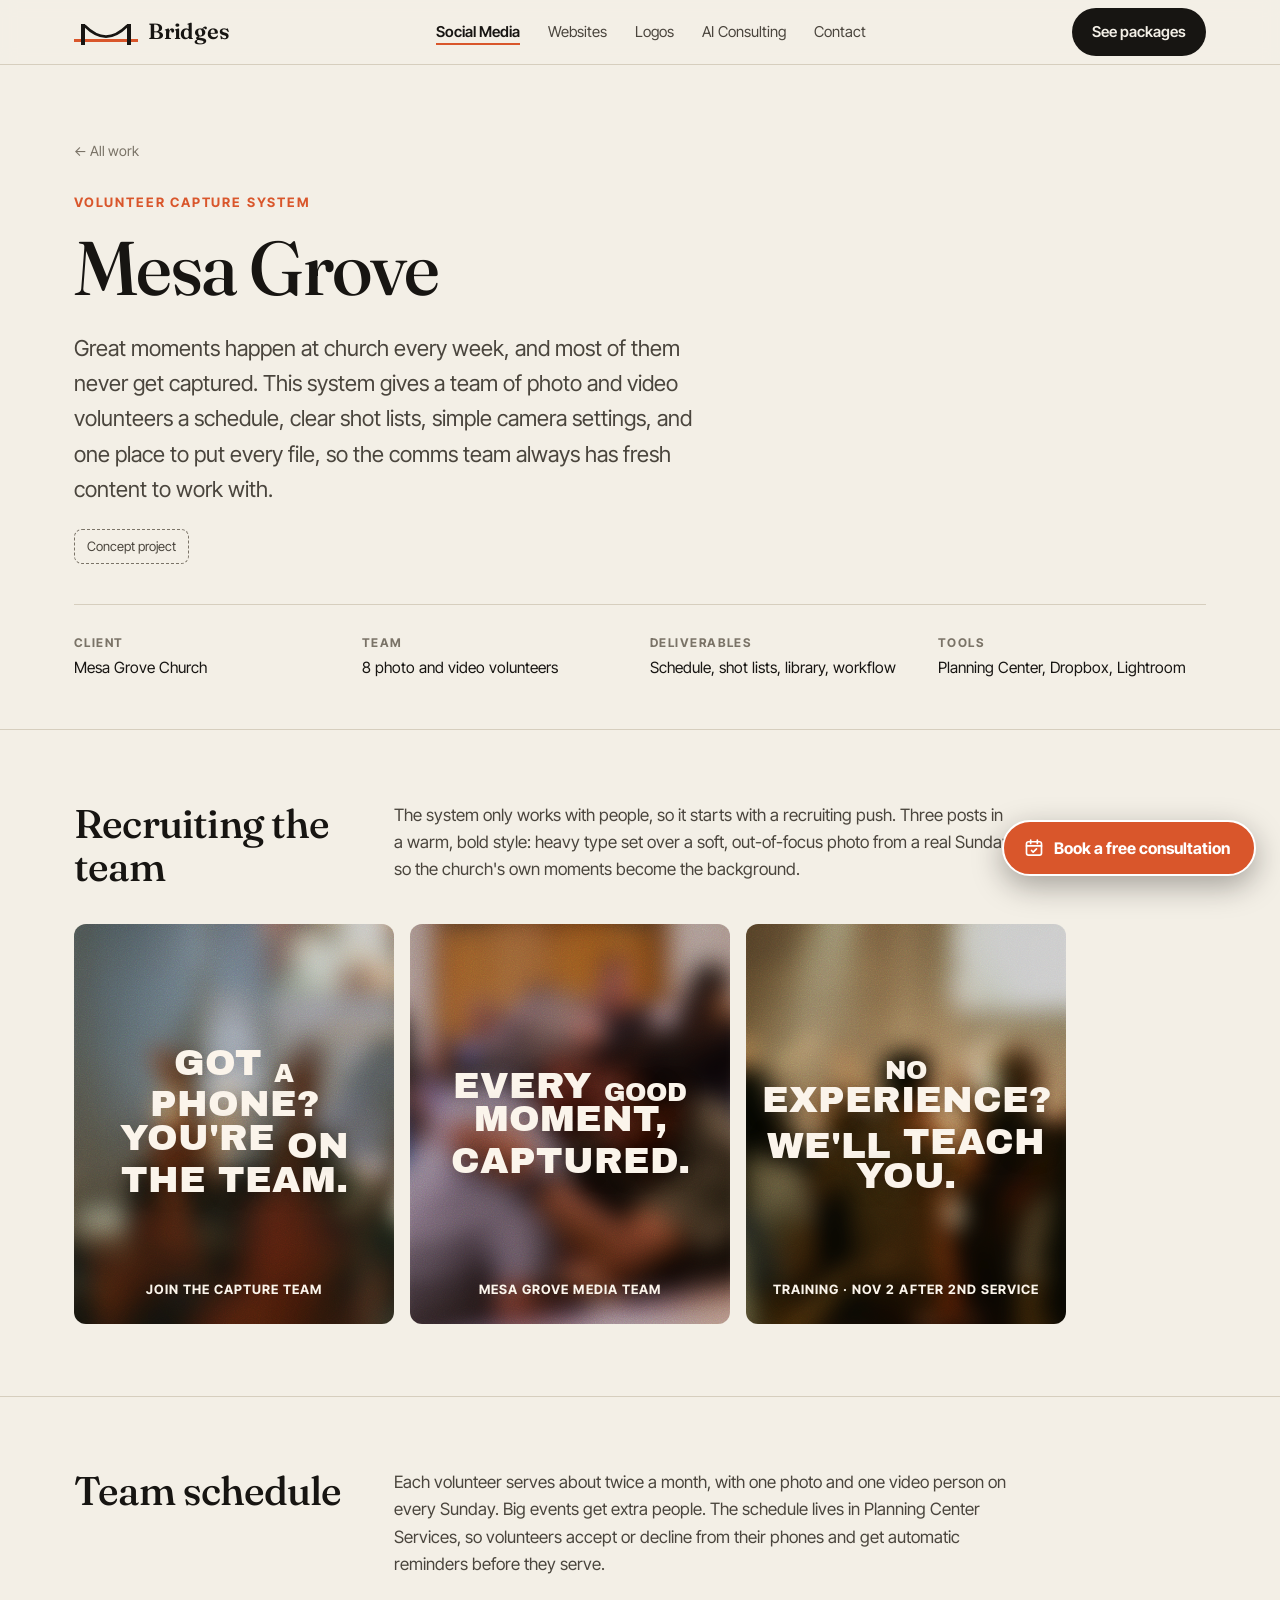
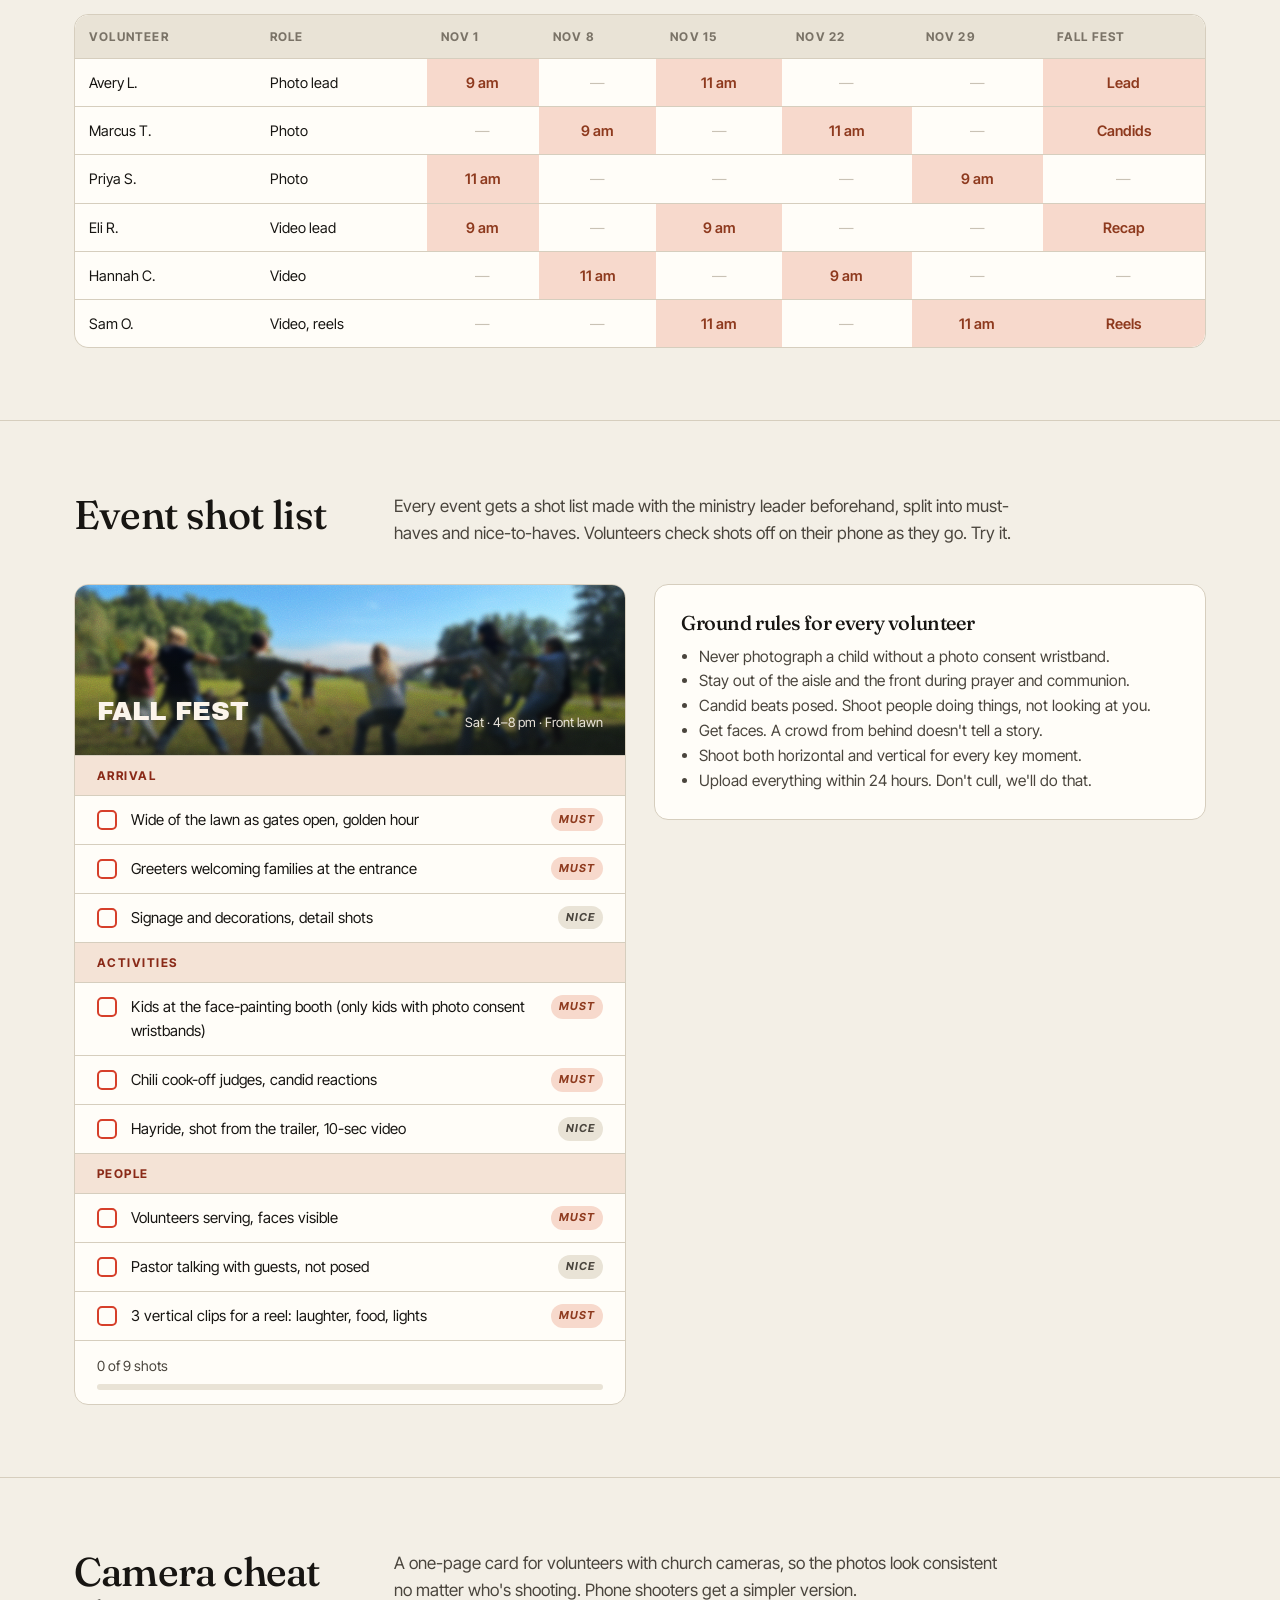
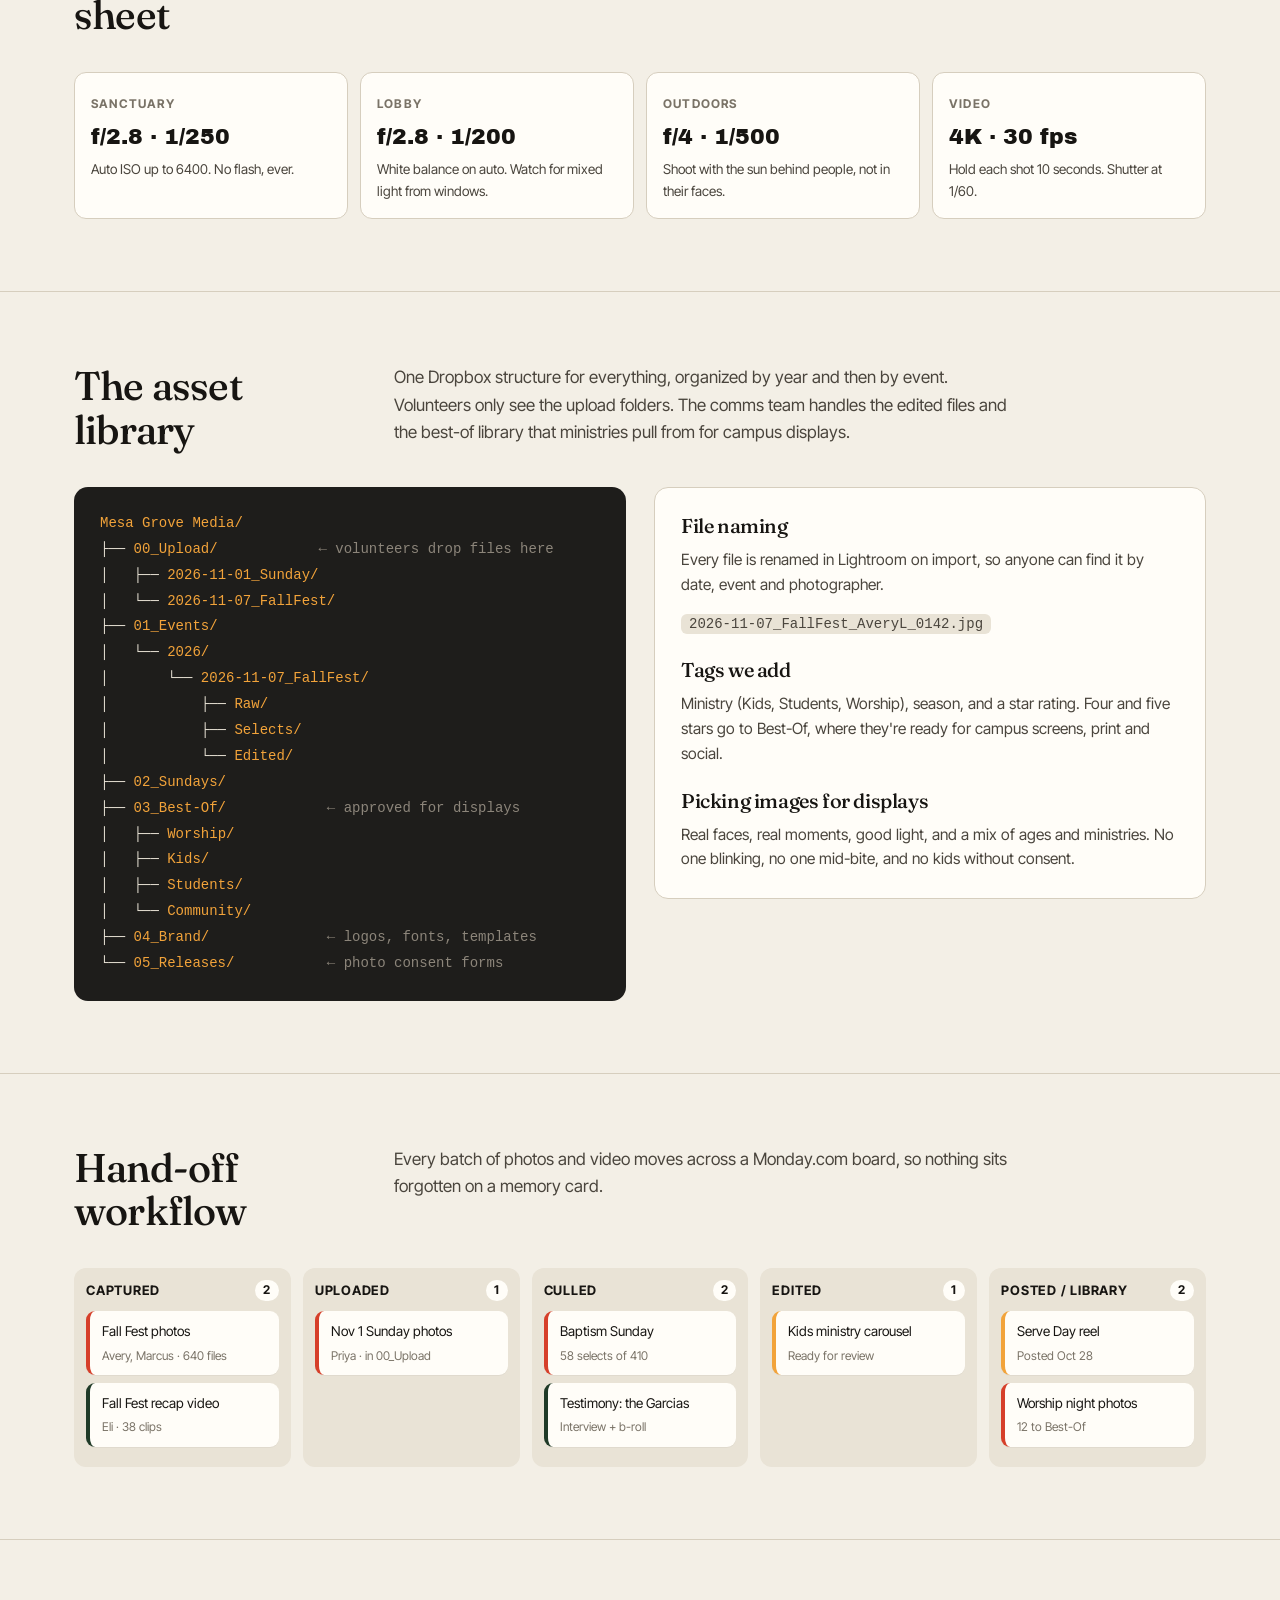
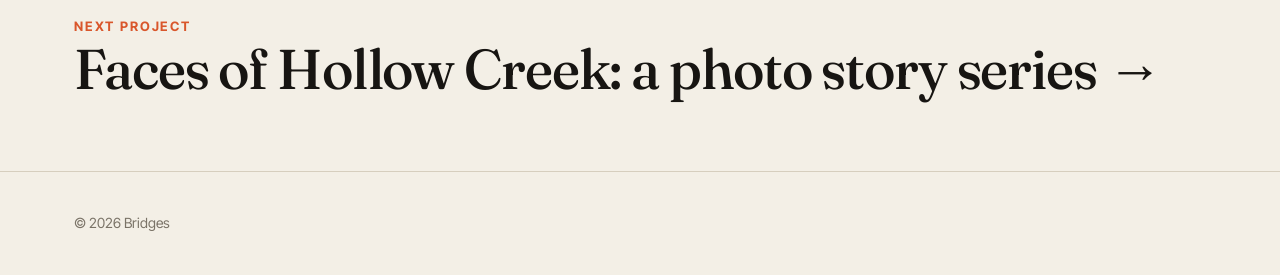
<file: mesa-grove-capture.html>
<!doctype html>
<html lang="en">
<head>
<meta charset="utf-8">
<meta name="viewport" content="width=device-width, initial-scale=1">
<title>Mesa Grove Capture — Bridges</title>
<link rel="preconnect" href="https://fonts.googleapis.com">
<link rel="preconnect" href="https://fonts.gstatic.com" crossorigin>
<link href="https://fonts.googleapis.com/css2?family=Fraunces:ital,opsz,wght@0,9..144,300..700;1,9..144,300..700&family=Inter+Tight:wght@400;500;600;700&family=Archivo+Black&display=swap" rel="stylesheet">
<link rel="stylesheet" href="styles.css">
<style>
:root{--terra:#D63F2A;--sand:#F4E3D6;--leaf:#1F3A27;--heavy:"Archivo Black",Impact,sans-serif}
.blurphoto{position:absolute;inset:-12%;filter:blur(14px) saturate(1.3);background:radial-gradient(circle at 25% 30%,#E0482F 0 14%,transparent 26%),radial-gradient(circle at 70% 25%,#F06A3C 0 10%,transparent 22%),radial-gradient(circle at 60% 70%,#D93A2A 0 16%,transparent 30%),radial-gradient(circle at 20% 80%,#F2A33A 0 8%,transparent 20%),radial-gradient(circle at 85% 85%,#E85B37 0 9%,transparent 20%),linear-gradient(160deg,#36593A,#1F3A27)}
.post{width:320px;max-width:100%;aspect-ratio:4/5;border-radius:12px;overflow:hidden;position:relative;display:flex;flex-direction:column;align-items:center;justify-content:center;text-align:center;flex:none;container-type:inline-size}
.post .t{position:relative;z-index:2;font-family:var(--heavy);color:#FBF4EA;text-transform:uppercase;line-height:1.02;font-size:11.5cqw;padding:0 8%;text-shadow:0 2px 20px rgba(0,0,0,.25)}
.post .t span{display:inline-block}.post .up{transform:translateY(-.12em)}.post .dn{transform:translateY(.1em)}.post .sm{font-size:.7em}
.post .foot{position:absolute;bottom:6%;left:0;right:0;z-index:2;color:#FBF4EA;font-weight:700;font-size:4cqw;letter-spacing:.08em;text-transform:uppercase}
.posts{display:flex;gap:16px;flex-wrap:wrap}
.sheet{background:var(--white);border:1px solid var(--line);border-radius:var(--r);overflow:hidden}
.sheet-h{position:relative;overflow:hidden;color:#FBF4EA;padding:22px;display:flex;justify-content:space-between;gap:12px;flex-wrap:wrap;align-items:end}
.sheet-h>*{position:relative;z-index:2}
.sheet-h>img.ph{position:absolute;inset:0;z-index:0}
.sheet-h{min-height:170px}
.sheet-h::before{content:"";position:absolute;inset:0;background:linear-gradient(0deg,rgba(20,20,20,.7),rgba(20,20,20,0) 70%);z-index:1}
.sheet-h b{font-family:var(--heavy);font-weight:400;font-size:26px;text-transform:uppercase}
.sheet-h span{font-size:13px;opacity:.9}
.shots{list-style:none}
.shots li{border-top:1px solid var(--line)}
.shots label{display:flex;gap:14px;padding:12px 22px;cursor:pointer;align-items:flex-start;font-size:15px}
.shots input{appearance:none;width:20px;height:20px;border:2px solid var(--terra);border-radius:5px;flex:none;margin-top:2px;cursor:pointer;display:grid;place-content:center}
.shots input:checked{background:var(--terra)}
.shots input:checked::after{content:"✓";color:#fff;font-size:13px;font-weight:700}
.shots input:checked + span{color:var(--muted);text-decoration:line-through}
.shots .pri{margin-left:auto;font-size:11px;font-weight:700;letter-spacing:.08em;text-transform:uppercase;padding:3px 8px;border-radius:99px;flex:none}
.pri.must{background:#F7D9CC;color:#8E3A1E}.pri.nice{background:var(--paper-2);color:var(--ink-2)}
.grp{padding:10px 22px;background:var(--sand);font-size:12px;font-weight:700;letter-spacing:.12em;text-transform:uppercase;color:#8A2A18}
.prog{padding:14px 22px;font-size:14px;color:var(--ink-2);border-top:1px solid var(--line)}
.prog .bar{height:6px;background:var(--paper-2);border-radius:6px;margin-top:6px;overflow:hidden}
.prog .bar i{display:block;height:100%;width:0;background:var(--terra);transition:width .3s}

.tree{font-family:ui-monospace,"SF Mono",Menlo,monospace;font-size:14px;line-height:1.85;background:#1E1D1B;color:#E9E3D6;border-radius:var(--r);padding:24px 26px;overflow-x:auto;white-space:pre}
.tree .f{color:#F2A33A}.tree .c{color:#8C857A}

.board{display:grid;grid-template-columns:repeat(5,minmax(190px,1fr));gap:12px;min-width:980px}
.col{background:var(--paper-2);border-radius:12px;padding:12px}
.col h4{font-size:13px;font-weight:700;letter-spacing:.06em;text-transform:uppercase;display:flex;justify-content:space-between;margin-bottom:10px}
.col h4 span{background:var(--white);border-radius:99px;padding:0 8px;font-size:12px}
.item{background:var(--white);border-radius:9px;padding:10px 12px;margin-bottom:8px;font-size:13.5px;border-left:4px solid var(--c,#999);box-shadow:0 1px 0 rgba(0,0,0,.04)}
.item small{display:block;color:var(--muted);font-size:12px;margin-top:3px}

.sched td.on{background:#F7D9CC;font-weight:600;color:#8E3A1E;text-align:center}
.sched td.off{text-align:center;color:#C9C2B5}
.settings{display:grid;grid-template-columns:repeat(4,1fr);gap:12px}
.set{background:var(--white);border:1px solid var(--line);border-radius:12px;padding:16px}
.set span{font-size:12px;color:var(--muted);letter-spacing:.1em;text-transform:uppercase;font-weight:700}
.set b{display:block;font-family:var(--heavy);font-weight:400;font-size:22px;margin:4px 0}
.set p{font-size:13.5px;color:var(--ink-2)}
@media (max-width:820px){.settings{grid-template-columns:1fr 1fr}}
code.nm{background:var(--paper-2);padding:2px 8px;border-radius:6px;font-size:14px}
</style>
</head>
<body>
<nav class="nav"><div class="wrap"><a class="logo" href="index.html"><span class="logo-mark"></span>Bridges</a><ul class="nav-links"><li><a href="index.html" class="on">Social Media</a></li><li><a href="web.html">Websites</a></li><li><a href="logos.html">Logos</a></li><li><a href="ai.html">AI Consulting</a></li><li><a href="contact.html">Contact</a></li></ul><a class="btn" href="index.html#packages">See packages</a></div></nav>

<header class="case-hero">
  <div class="wrap">
    <a class="back" href="index.html#work">← All work</a>
    <div class="eyebrow" style="margin-top:28px">Volunteer capture system</div>
    <h1>Mesa Grove</h1>
    <p class="lede">Great moments happen at church every week, and most of them never get captured. This system gives a team of photo and video volunteers a schedule, clear shot lists, simple camera settings, and one place to put every file, so the comms team always has fresh content to work with.</p>
    <span class="concept-badge">Concept project</span>
    <div class="meta">
      <div><span>Client</span>Mesa Grove Church</div>
      <div><span>Team</span>8 photo and video volunteers</div>
      <div><span>Deliverables</span>Schedule, shot lists, library, workflow</div>
      <div><span>Tools</span>Planning Center, Dropbox, Lightroom</div>
    </div>
  </div>
</header>

<section class="block">
  <div class="wrap">
    <div class="block-head"><h2>Recruiting the team</h2><p>The system only works with people, so it starts with a recruiting push. Three posts in a warm, bold style: heavy type set over a soft, out-of-focus photo from a real Sunday, so the church's own moments become the background.</p></div>
    <div class="posts">
      <div class="post grain"><img class="ph" src="img/worship1.jpg" alt="" style="filter:blur(10px) saturate(1.2) brightness(.8);transform:scale(1.15)"><div class="t"><span class="up">Got</span> <span class="dn sm">a</span> <span>phone?</span> <span class="up">You're</span> <span class="dn">on</span> <span>the team.</span></div><span class="foot">Join the capture team</span></div>
      <div class="post grain"><img class="ph" src="img/worship3.jpg" alt="" style="filter:blur(10px) saturate(1.2) brightness(.8);transform:scale(1.15)"><div class="t"><span>Every</span> <span class="dn sm">good</span> <span class="up">moment,</span> <span>captured.</span></div><span class="foot">Mesa Grove Media Team</span></div>
      <div class="post grain"><img class="ph" src="img/worship2.jpg" alt="" style="filter:blur(10px) saturate(1.2) brightness(.8);transform:scale(1.15)"><div class="t"><span class="sm">No</span> <span class="up">experience?</span> <span class="dn">We'll</span> <span>teach</span> <span class="up">you.</span></div><span class="foot">Training · Nov 2 after 2nd service</span></div>
    </div>
  </div>
</section>

<section class="block">
  <div class="wrap">
    <div class="block-head"><h2>Team schedule</h2><p>Each volunteer serves about twice a month, with one photo and one video person on every Sunday. Big events get extra people. The schedule lives in Planning Center Services, so volunteers accept or decline from their phones and get automatic reminders before they serve.</p></div>
    <div class="tbl-wrap"><table class="t sched">
      <tr><th>Volunteer</th><th>Role</th><th>Nov 1</th><th>Nov 8</th><th>Nov 15</th><th>Nov 22</th><th>Nov 29</th><th>Fall Fest</th></tr>
      <tr><td>Avery L.</td><td>Photo lead</td><td class="on">9 am</td><td class="off">—</td><td class="on">11 am</td><td class="off">—</td><td class="off">—</td><td class="on">Lead</td></tr>
      <tr><td>Marcus T.</td><td>Photo</td><td class="off">—</td><td class="on">9 am</td><td class="off">—</td><td class="on">11 am</td><td class="off">—</td><td class="on">Candids</td></tr>
      <tr><td>Priya S.</td><td>Photo</td><td class="on">11 am</td><td class="off">—</td><td class="off">—</td><td class="off">—</td><td class="on">9 am</td><td class="off">—</td></tr>
      <tr><td>Eli R.</td><td>Video lead</td><td class="on">9 am</td><td class="off">—</td><td class="on">9 am</td><td class="off">—</td><td class="off">—</td><td class="on">Recap</td></tr>
      <tr><td>Hannah C.</td><td>Video</td><td class="off">—</td><td class="on">11 am</td><td class="off">—</td><td class="on">9 am</td><td class="off">—</td><td class="off">—</td></tr>
      <tr><td>Sam O.</td><td>Video, reels</td><td class="off">—</td><td class="off">—</td><td class="on">11 am</td><td class="off">—</td><td class="on">11 am</td><td class="on">Reels</td></tr>
    </table></div>
  </div>
</section>

<section class="block">
  <div class="wrap">
    <div class="block-head"><h2>Event shot list</h2><p>Every event gets a shot list made with the ministry leader beforehand, split into must-haves and nice-to-haves. Volunteers check shots off on their phone as they go. Try it.</p></div>
    <div class="two" style="align-items:start">
      <div class="sheet">
        <div class="sheet-h grain"><img class="ph" src="img/field.jpg" alt="" style="filter:blur(2px);transform:scale(1.04)"><b>Fall Fest</b><span>Sat · 4–8 pm · Front lawn</span></div>
        <ul class="shots" id="shots">
          <li class="grp">Arrival</li>
          <li><label><input type="checkbox"><span>Wide of the lawn as gates open, golden hour</span><em class="pri must">Must</em></label></li>
          <li><label><input type="checkbox"><span>Greeters welcoming families at the entrance</span><em class="pri must">Must</em></label></li>
          <li><label><input type="checkbox"><span>Signage and decorations, detail shots</span><em class="pri nice">Nice</em></label></li>
          <li class="grp">Activities</li>
          <li><label><input type="checkbox"><span>Kids at the face-painting booth (only kids with photo consent wristbands)</span><em class="pri must">Must</em></label></li>
          <li><label><input type="checkbox"><span>Chili cook-off judges, candid reactions</span><em class="pri must">Must</em></label></li>
          <li><label><input type="checkbox"><span>Hayride, shot from the trailer, 10-sec video</span><em class="pri nice">Nice</em></label></li>
          <li class="grp">People</li>
          <li><label><input type="checkbox"><span>Volunteers serving, faces visible</span><em class="pri must">Must</em></label></li>
          <li><label><input type="checkbox"><span>Pastor talking with guests, not posed</span><em class="pri nice">Nice</em></label></li>
          <li><label><input type="checkbox"><span>3 vertical clips for a reel: laughter, food, lights</span><em class="pri must">Must</em></label></li>
        </ul>
        <div class="prog"><span id="progTxt">0 of 9 shots</span><div class="bar"><i id="progBar"></i></div></div>
      </div>
      <div class="panel">
        <h3>Ground rules for every volunteer</h3>
        <ul>
          <li>Never photograph a child without a photo consent wristband.</li>
          <li>Stay out of the aisle and the front during prayer and communion.</li>
          <li>Candid beats posed. Shoot people doing things, not looking at you.</li>
          <li>Get faces. A crowd from behind doesn't tell a story.</li>
          <li>Shoot both horizontal and vertical for every key moment.</li>
          <li>Upload everything within 24 hours. Don't cull, we'll do that.</li>
        </ul>
      </div>
    </div>
  </div>
</section>

<section class="block">
  <div class="wrap">
    <div class="block-head"><h2>Camera cheat sheet</h2><p>A one-page card for volunteers with church cameras, so the photos look consistent no matter who's shooting. Phone shooters get a simpler version.</p></div>
    <div class="settings">
      <div class="set"><span>Sanctuary</span><b>f/2.8 · 1/250</b><p>Auto ISO up to 6400. No flash, ever.</p></div>
      <div class="set"><span>Lobby</span><b>f/2.8 · 1/200</b><p>White balance on auto. Watch for mixed light from windows.</p></div>
      <div class="set"><span>Outdoors</span><b>f/4 · 1/500</b><p>Shoot with the sun behind people, not in their faces.</p></div>
      <div class="set"><span>Video</span><b>4K · 30 fps</b><p>Hold each shot 10 seconds. Shutter at 1/60.</p></div>
    </div>
  </div>
</section>

<section class="block">
  <div class="wrap">
    <div class="block-head"><h2>The asset library</h2><p>One Dropbox structure for everything, organized by year and then by event. Volunteers only see the upload folders. The comms team handles the edited files and the best-of library that ministries pull from for campus displays.</p></div>
    <div class="two" style="align-items:start">
<div class="tree"><span class="f">Mesa Grove Media/</span>
├── <span class="f">00_Upload/</span>            <span class="c">← volunteers drop files here</span>
│   ├── <span class="f">2026-11-01_Sunday/</span>
│   └── <span class="f">2026-11-07_FallFest/</span>
├── <span class="f">01_Events/</span>
│   └── <span class="f">2026/</span>
│       └── <span class="f">2026-11-07_FallFest/</span>
│           ├── <span class="f">Raw/</span>
│           ├── <span class="f">Selects/</span>
│           └── <span class="f">Edited/</span>
├── <span class="f">02_Sundays/</span>
├── <span class="f">03_Best-Of/</span>            <span class="c">← approved for displays</span>
│   ├── <span class="f">Worship/</span>
│   ├── <span class="f">Kids/</span>
│   ├── <span class="f">Students/</span>
│   └── <span class="f">Community/</span>
├── <span class="f">04_Brand/</span>              <span class="c">← logos, fonts, templates</span>
└── <span class="f">05_Releases/</span>           <span class="c">← photo consent forms</span></div>
      <div class="panel">
        <h3>File naming</h3>
        <p>Every file is renamed in Lightroom on import, so anyone can find it by date, event and photographer.</p>
        <p style="margin:14px 0"><code class="nm">2026-11-07_FallFest_AveryL_0142.jpg</code></p>
        <h3 style="margin-top:22px">Tags we add</h3>
        <p>Ministry (Kids, Students, Worship), season, and a star rating. Four and five stars go to Best-Of, where they're ready for campus screens, print and social.</p>
        <h3 style="margin-top:22px">Picking images for displays</h3>
        <p>Real faces, real moments, good light, and a mix of ages and ministries. No one blinking, no one mid-bite, and no kids without consent.</p>
      </div>
    </div>
  </div>
</section>

<section class="block">
  <div class="wrap">
    <div class="block-head"><h2>Hand-off workflow</h2><p>Every batch of photos and video moves across a Monday.com board, so nothing sits forgotten on a memory card.</p></div>
    <div style="overflow-x:auto">
      <div class="board">
        <div class="col"><h4>Captured <span>2</span></h4><div class="item" style="--c:#D63F2A">Fall Fest photos<small>Avery, Marcus · 640 files</small></div><div class="item" style="--c:#1F3A27">Fall Fest recap video<small>Eli · 38 clips</small></div></div>
        <div class="col"><h4>Uploaded <span>1</span></h4><div class="item" style="--c:#D63F2A">Nov 1 Sunday photos<small>Priya · in 00_Upload</small></div></div>
        <div class="col"><h4>Culled <span>2</span></h4><div class="item" style="--c:#D63F2A">Baptism Sunday<small>58 selects of 410</small></div><div class="item" style="--c:#1F3A27">Testimony: the Garcias<small>Interview + b-roll</small></div></div>
        <div class="col"><h4>Edited <span>1</span></h4><div class="item" style="--c:#F2A33A">Kids ministry carousel<small>Ready for review</small></div></div>
        <div class="col"><h4>Posted / Library <span>2</span></h4><div class="item" style="--c:#F2A33A">Serve Day reel<small>Posted Oct 28</small></div><div class="item" style="--c:#D63F2A">Worship night photos<small>12 to Best-Of</small></div></div>
      </div>
    </div>
  </div>
</section>

<div class="next-case"><div class="wrap"><a href="hollow-creek-faces.html"><div><span class="eyebrow">Next project</span><h2>Faces of Hollow Creek: a photo story series →</h2></div></a></div></div>
<footer><div class="wrap"><span>© 2026 Bridges</span></div></footer>

<script>
(function(){
  var boxes=document.querySelectorAll('#shots input'),t=document.getElementById('progTxt'),b=document.getElementById('progBar');
  function up(){var n=0;boxes.forEach(function(x){if(x.checked)n++});t.textContent=n+' of '+boxes.length+' shots';b.style.width=(n/boxes.length*100)+'%';}
  boxes.forEach(function(x){x.addEventListener('change',up)});up();
})();
</script>
<script>(function(){try{history.scrollRestoration="manual"}catch(e){}function top(){if(!location.hash)window.scrollTo(0,0)}top();setTimeout(top,80);addEventListener("load",function(){top();setTimeout(top,80)});addEventListener("pageshow",top);})();</script>
<!-- Book a consultation floating button (direct Calendly link) -->
<style>
.book-fab{position:fixed;right:24px;bottom:24px;z-index:9999;display:inline-flex;align-items:center;gap:10px;padding:16px 24px 16px 20px;border-radius:999px;background:#D9562B;color:#fff;font:700 16px/1 "Inter Tight",system-ui,-apple-system,sans-serif;text-decoration:none;box-shadow:0 10px 30px rgba(23,21,18,.35);border:2px solid #fff;transition:transform .2s ease,background .2s ease}
.book-fab:hover{background:#B3401B;transform:translateY(-2px)}
.book-fab:focus-visible{outline:3px solid #C9A24A;outline-offset:3px}
.book-fab svg{width:20px;height:20px;flex:none}
@media (max-width:600px){.book-fab{right:14px;bottom:14px;padding:13px 18px 13px 15px;font-size:15px}}
@media print{.book-fab{display:none}}
</style>
<a class="book-fab" href="https://calendly.com/bridgesmedia-proton/free-20-minute-discovery-call" target="_blank" rel="noopener" aria-label="Book a free 20-minute consultation on Calendly (opens in a new tab)">
<svg viewBox="0 0 24 24" fill="none" stroke="currentColor" stroke-width="2" stroke-linecap="round" stroke-linejoin="round" aria-hidden="true"><rect x="3" y="4.5" width="18" height="16" rx="2.5"/><path d="M8 2.5v4M16 2.5v4M3 9.5h18"/><path d="M9 15l2 2 4-4"/></svg>Book a free consultation</a>
</body>
</html>
</file>
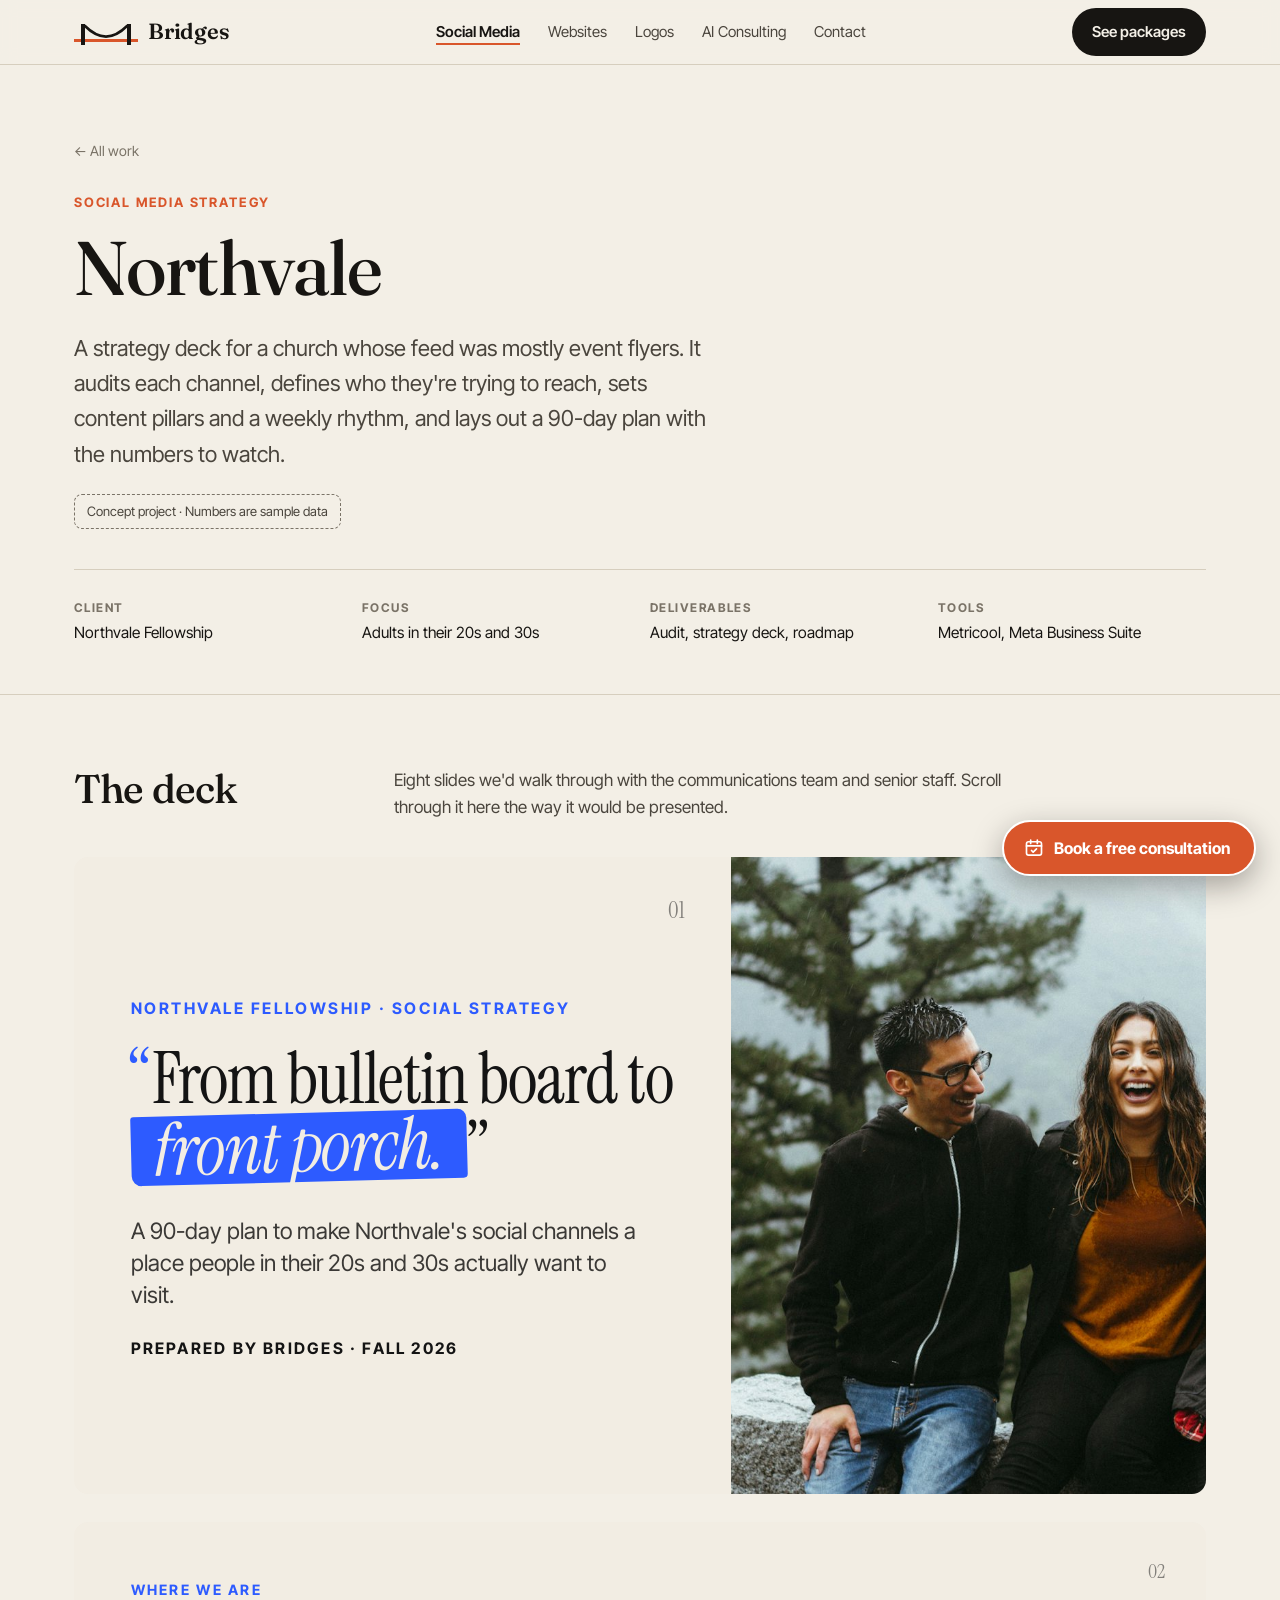
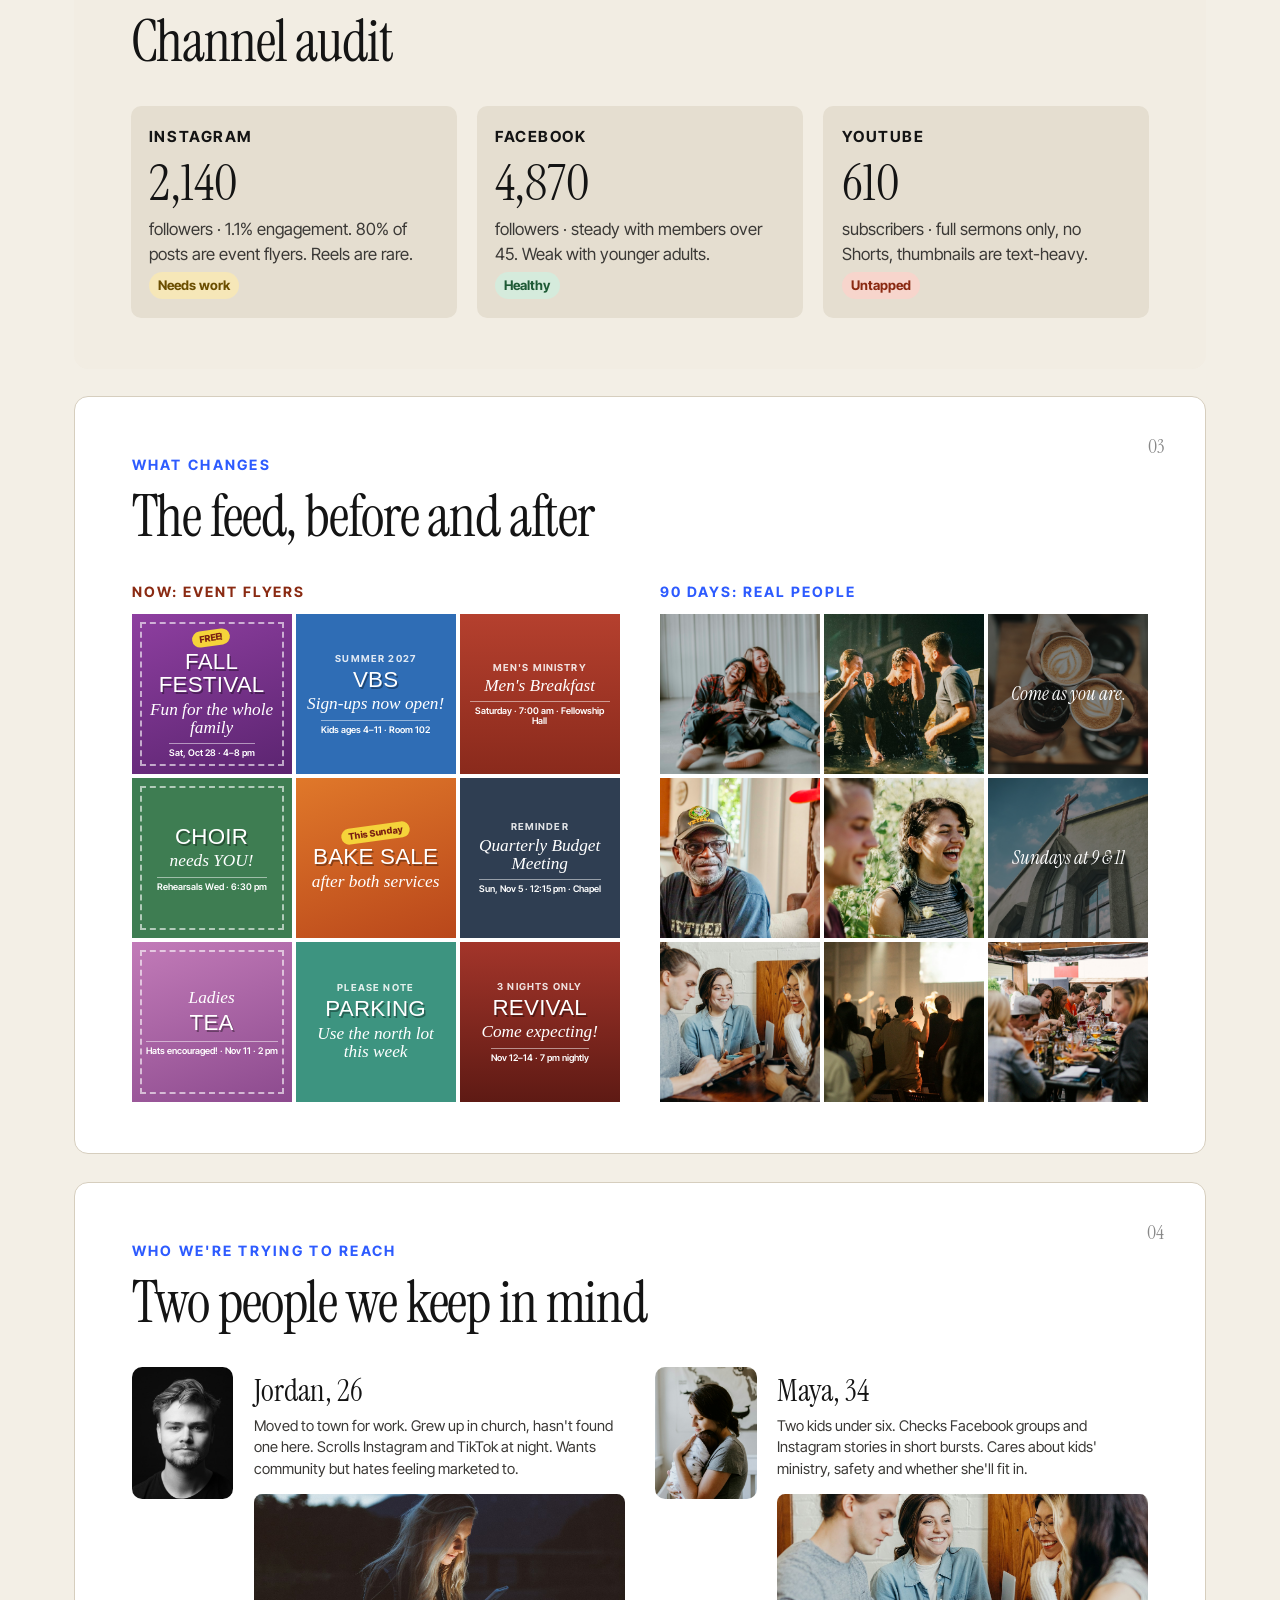
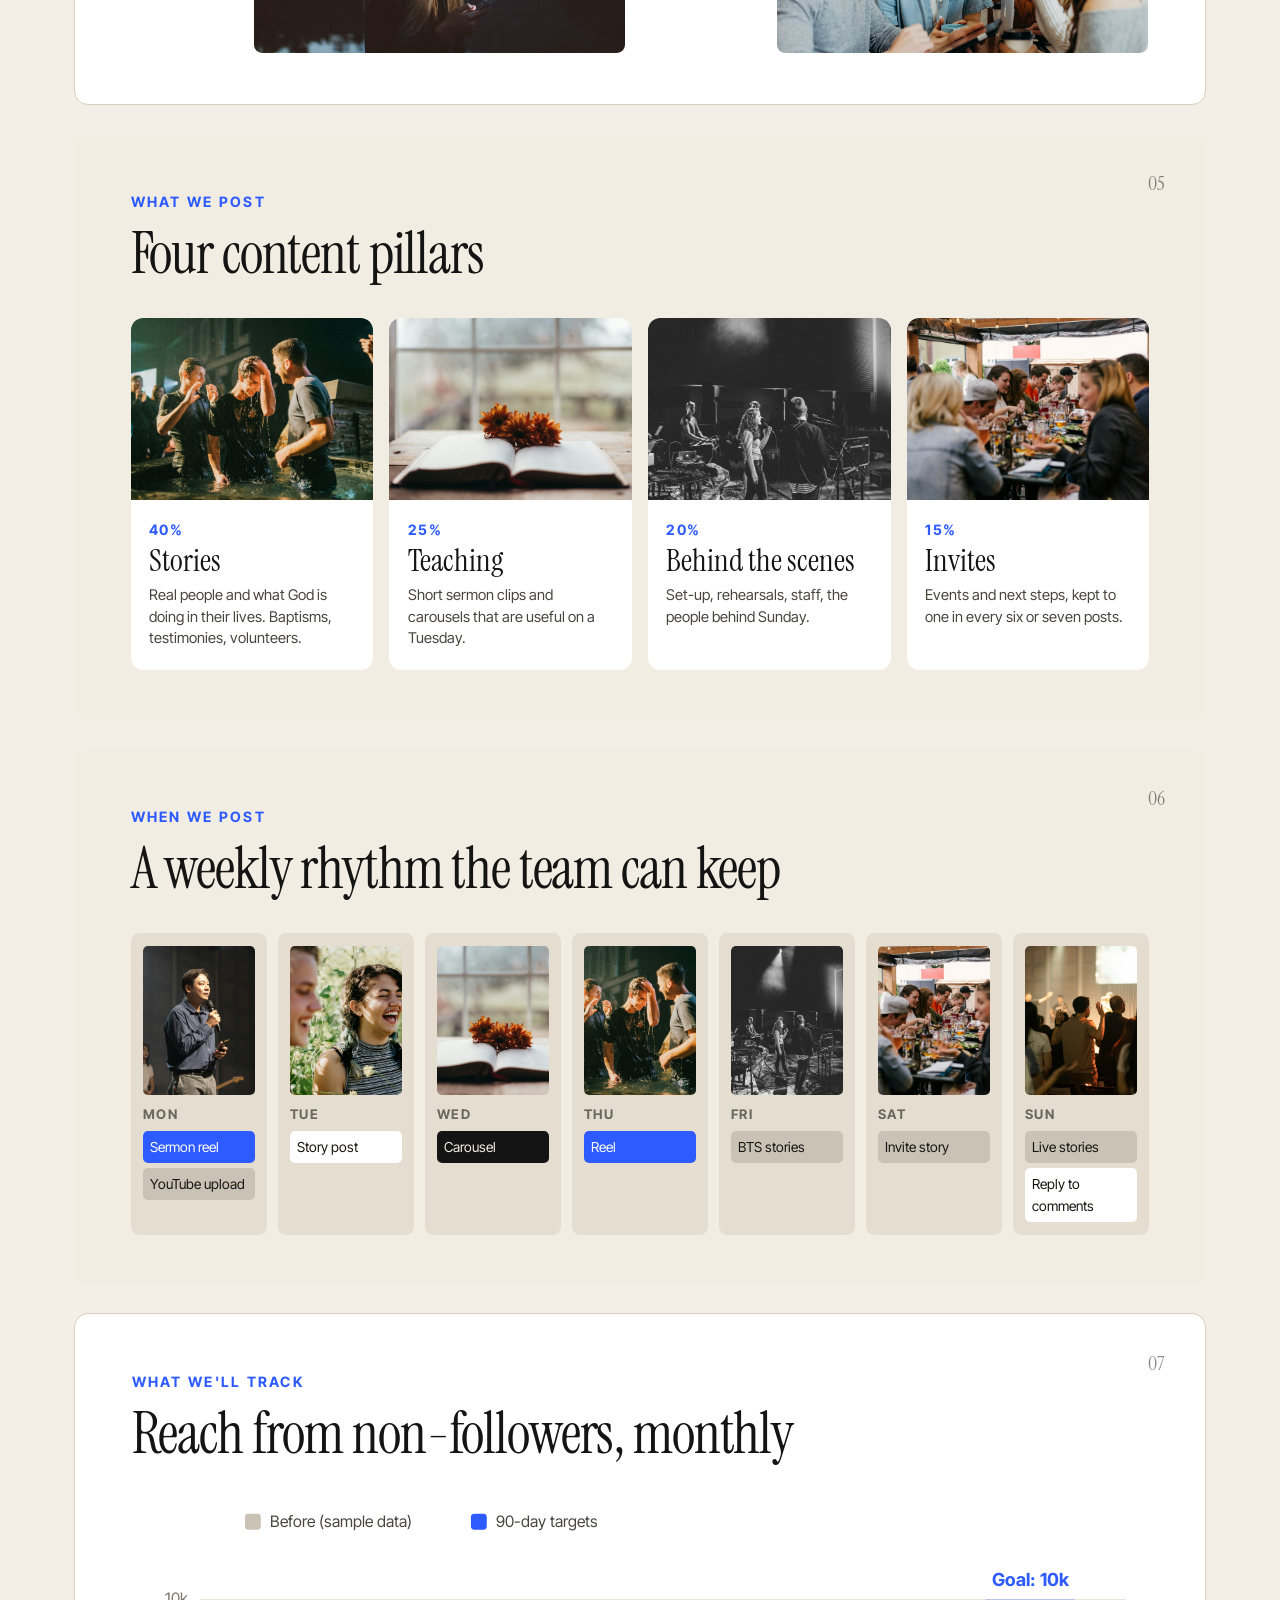
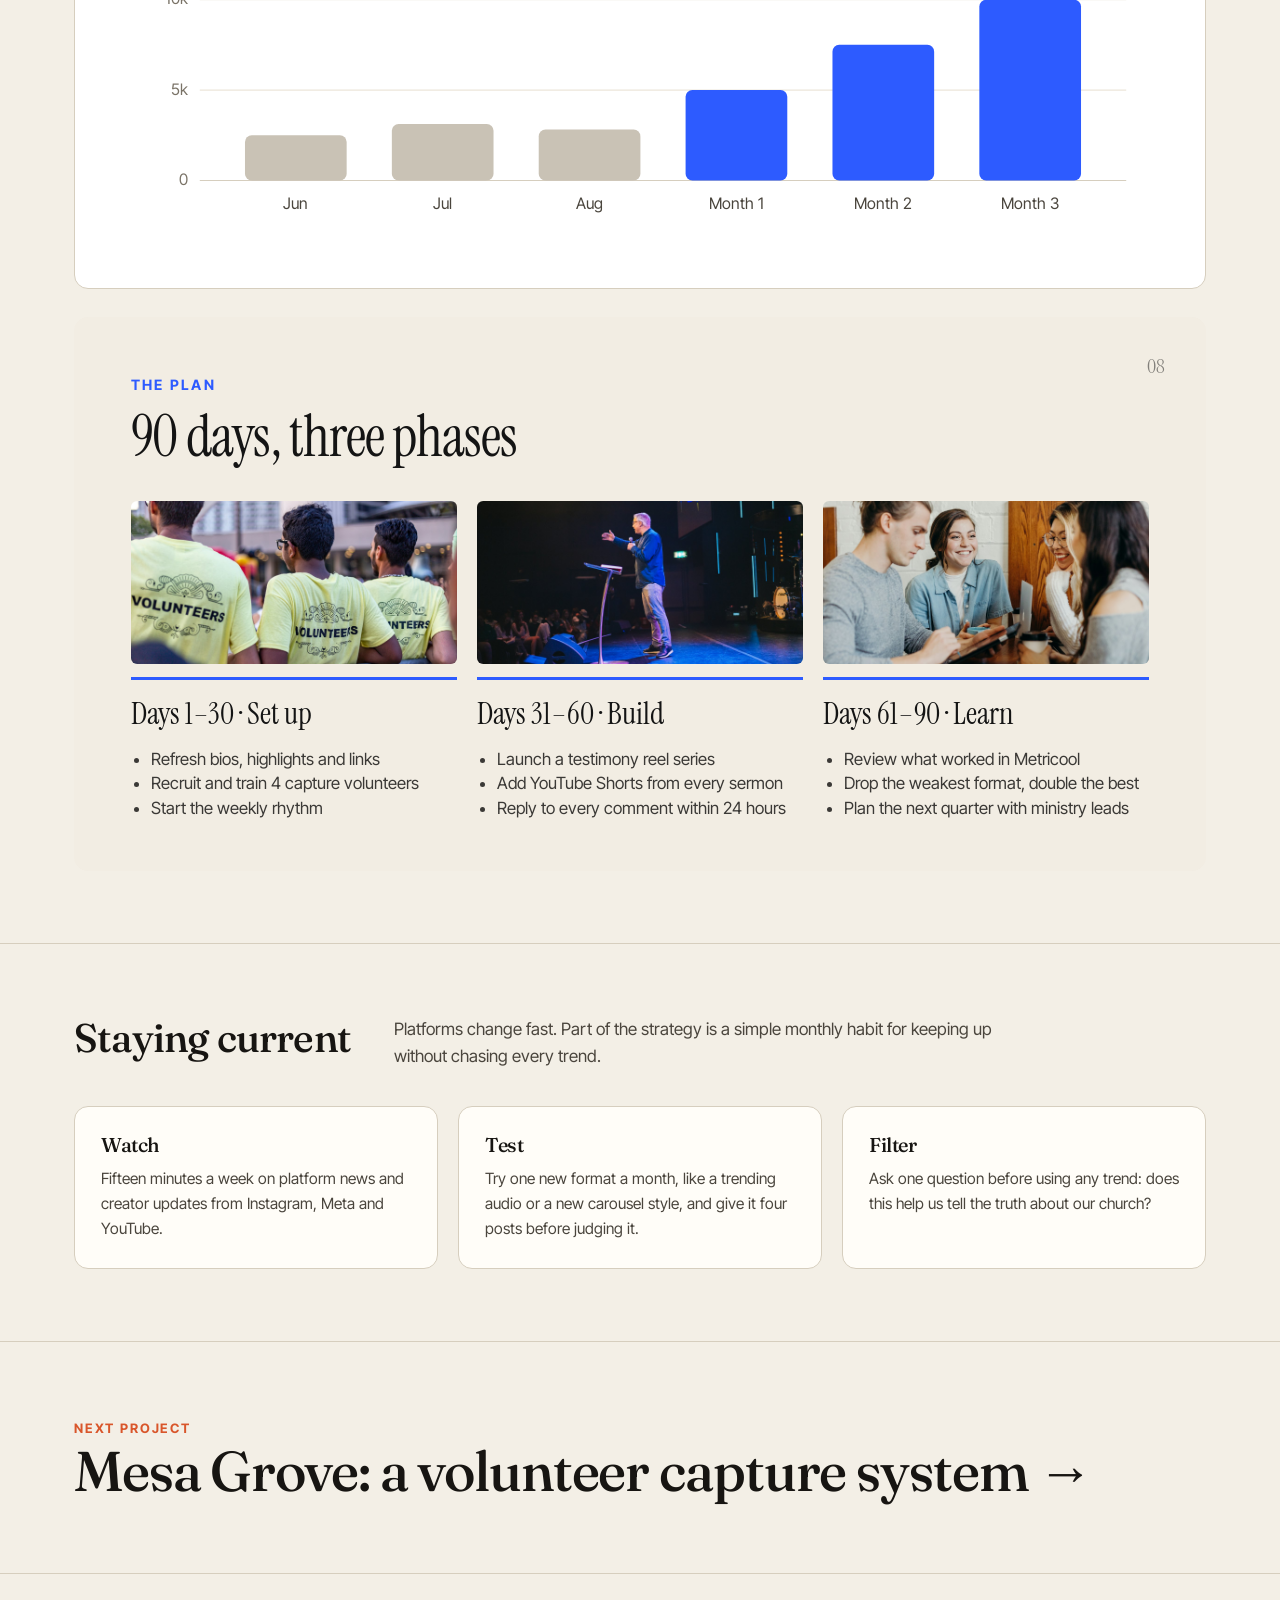
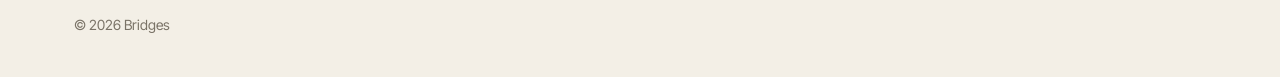
<file: northvale-strategy.html>
<!doctype html>
<html lang="en">
<head>
<meta charset="utf-8">
<meta name="viewport" content="width=device-width, initial-scale=1">
<title>Northvale Strategy — Bridges</title>
<link rel="preconnect" href="https://fonts.googleapis.com">
<link rel="preconnect" href="https://fonts.gstatic.com" crossorigin>
<link href="https://fonts.googleapis.com/css2?family=Fraunces:ital,opsz,wght@0,9..144,300..700;1,9..144,300..700&family=Inter+Tight:wght@400;500;600;700&family=Instrument+Serif:ital@0;1&display=swap" rel="stylesheet">
<link rel="stylesheet" href="styles.css">
<style>
.deck{display:grid;gap:28px;--blue:#2D5BFF;--ink:#141414;--sheet:#F2EDE3;--sheet2:#E5DED0;--ed:"Instrument Serif",Georgia,serif}
.ds{aspect-ratio:16/9;border-radius:14px;overflow:hidden;position:relative;background:var(--sheet);color:var(--ink);padding:5cqw;container-type:inline-size;display:flex;flex-direction:column}
.dsw{container-type:inline-size}
.ds .n{position:absolute;top:3.2cqw;right:4cqw;font-family:var(--ed);font-size:2cqw;color:var(--ink);opacity:.5}
.ds .k{font-size:1.4cqw;letter-spacing:.16em;text-transform:uppercase;color:var(--blue);font-weight:700}
.ds h4{font-family:var(--ed);font-weight:400;font-size:5.6cqw;line-height:1;letter-spacing:-.02em;margin-top:1.2cqw;max-width:80%}
.ds .body{margin-top:auto}
.ds p,.ds li{font-size:1.65cqw;line-height:1.45;color:#3B3936}
.ds.light{background:#FFFFFF;color:var(--ink);border:1px solid var(--line)}
.ds.light p,.ds.light li{color:#3B3936}
.ds.ember{background:var(--blue);color:var(--sheet)}
.ds.ember .k,.ds.ember .n{color:var(--sheet)}
.ds.ember p{color:#E8EDFF}
.cover h4{font-size:6.4cqw;max-width:100%;line-height:.95;margin-top:2cqw}
.cover .q{color:var(--blue)}
.cover .brush{display:inline-block;background:var(--blue);color:var(--sheet);font-style:italic;padding:0 2cqw;transform:rotate(-1.5deg);border-radius:3px 9px 4px 10px}
.g3{display:grid;grid-template-columns:repeat(3,1fr);gap:2cqw}
.g4{display:grid;grid-template-columns:repeat(4,1fr);gap:1.6cqw}
.chan{background:var(--sheet2);border-radius:1cqw;padding:1.8cqw}
.chan b{display:block;font-size:1.5cqw;letter-spacing:.1em;text-transform:uppercase;color:var(--ink)}
.chan .big{font-family:var(--ed);font-size:5cqw;color:var(--ink);line-height:1.1;margin:.6cqw 0}
.grade{display:inline-block;font-size:1.3cqw;font-weight:700;padding:.3cqw .9cqw;border-radius:99px;margin-top:.6cqw}
.grade.ok{background:#D5EBDC;color:#1E5A35}.grade.mid{background:#F6E7B8;color:#6B4E00}.grade.low{background:#F7D5CC;color:#8A2A12}
.pill{background:#FFFFFF;color:var(--ink);border-radius:1.2cqw;padding:2cqw}
.ds.light .pill{background:#F3EFE6}
.pill b{font-family:var(--ed);font-weight:400;font-size:3cqw;display:block;line-height:1.1}
.pill span{font-size:1.4cqw;color:var(--blue);font-weight:700;letter-spacing:.1em}
.pill p{font-size:1.45cqw !important;margin-top:.8cqw}
.week{display:grid;grid-template-columns:repeat(7,1fr);gap:1cqw;margin-top:2cqw}
.day{background:var(--sheet2);border-radius:.8cqw;padding:1.2cqw;min-height:13cqw}
.day b{font-size:1.3cqw;letter-spacing:.12em;color:#6B675F;display:block;margin-bottom:.6cqw}
.day i{display:block;font-style:normal;font-size:1.35cqw;padding:.5cqw .7cqw;border-radius:.5cqw;margin-top:.5cqw;color:#171512}
.road{display:grid;grid-template-columns:repeat(3,1fr);gap:2cqw;margin-top:2.4cqw}
.road div{border-top:.35cqw solid var(--blue);padding-top:1.4cqw}
.road b{font-family:var(--ed);font-weight:400;font-size:3cqw;display:block}
.road ul{padding-left:2cqw;margin-top:.8cqw}
.persona{display:flex;gap:2cqw;align-items:flex-start}
.persona .av{width:7cqw;height:7cqw;border-radius:50%;flex:none}
.persona b{font-family:var(--ed);font-weight:400;font-size:3cqw;display:block}
.persona p{font-size:1.45cqw !important}
.chart text{font-family:var(--sans)}
.pill p{color:#4A453D !important}
@media (max-width:700px){
 .ds{aspect-ratio:auto;padding:24px 20px;min-height:0}
 .ds .n{font-size:11px;top:16px;right:18px}
 .ds .k{font-size:11px}
 .ds h4,.cover h4{font-size:28px;max-width:100%;margin-top:8px}
 .ds .body{margin-top:22px}
 .ds p,.ds li{font-size:14.5px}
 .g3,.g4,.road{grid-template-columns:1fr;gap:12px}
 .chan{padding:14px;border-radius:10px}.chan b{font-size:12px}.chan .big{font-size:30px}.grade{font-size:11px;padding:3px 9px}
 .pill{padding:14px;border-radius:10px}.pill b{font-size:20px}.pill span{font-size:12px}.pill p{font-size:14px !important}
 .week{grid-template-columns:1fr 1fr;gap:8px}.day{min-height:0;padding:10px;border-radius:8px}.day b{font-size:11px}.day i{font-size:13px;padding:4px 8px;border-radius:5px}
 .road div{border-top-width:3px;padding-top:10px}.road b{font-size:19px}.road ul{padding-left:18px}
 .persona{gap:12px}.persona .av{width:48px;height:48px}.persona b{font-size:19px}.persona p{font-size:14px !important}
 .two{gap:18px !important}
}

.cover{padding-right:46%;container-type:normal}
.cover .cph{position:absolute;top:0;right:0;bottom:0;width:42%;height:100%;object-fit:cover}
.pill{padding:0 !important;overflow:hidden;display:flex;flex-direction:column}
.pill img{width:100%;aspect-ratio:4/3;object-fit:cover;display:block}
.pill .pin{padding:1.6cqw 1.8cqw 2cqw}
.persona .av{width:10cqw !important;height:13cqw !important;border-radius:1cqw !important;object-fit:cover}
.persona .ctx{display:block;width:100%;aspect-ratio:21/9;object-fit:cover;border-radius:.8cqw;margin-top:1.4cqw}
.feeds{display:grid;grid-template-columns:1fr 1fr;gap:4cqw;margin-top:2cqw}
.feed{display:grid;grid-template-columns:repeat(3,1fr);gap:.4cqw}
.feed>*{aspect-ratio:1;position:relative;overflow:hidden}
.feed img{width:100%;height:100%;object-fit:cover;display:block}
.fly{display:grid;place-items:center;text-align:center;font-family:Impact,"Arial Narrow",sans-serif;font-size:1.5cqw;line-height:1.05;padding:.6cqw;color:#fff;text-transform:uppercase}
.feed .q{position:absolute;inset:0;display:grid;place-items:center;text-align:center;font-family:var(--ed);font-style:italic;font-size:1.9cqw;color:#fff;background:rgba(20,20,20,.45);padding:1cqw}
.feeds .lab{font-size:1.4cqw;font-weight:700;letter-spacing:.14em;text-transform:uppercase;margin-bottom:1cqw;display:block}
.feeds .lab.b{color:#8A2A12}.feeds .lab.a{color:var(--blue)}
@media (max-width:700px){.feeds{grid-template-columns:1fr}.cover{padding-right:20px}.cover .cph{position:relative;width:calc(100% + 40px);margin:-24px -20px 18px;height:200px;order:-1}.feeds{grid-template-columns:1fr;gap:20px}.fly{font-size:9px}.feed .q{font-size:12px}.feeds .lab{font-size:11px}.pill .pin{padding:12px}.persona .av{width:72px !important;height:96px !important}}

.ds .body.week{margin-top:3.5cqw}
.day img{display:block;width:100%;aspect-ratio:3/4;object-fit:cover;border-radius:.5cqw;margin-bottom:.8cqw}
.day{min-height:0 !important}
.road img{display:block;width:100%;aspect-ratio:16/8;object-fit:cover;border-radius:.6cqw;margin-bottom:1.2cqw}
.road div{border-top:0 !important;padding-top:0 !important}
.road b{border-top:.35cqw solid var(--blue);padding-top:1cqw}
.ds.ember{padding-right:46%}
.ds.ember .aph{position:absolute;top:0;right:0;bottom:0;width:42%;object-fit:cover}
@media (max-width:700px){.day img{border-radius:4px;margin-bottom:6px}.road img{border-radius:6px;margin-bottom:8px}.ds.ember{padding-right:20px}.ds.ember .aph{position:relative;width:calc(100% + 40px);height:180px;margin:-24px -20px 18px;order:-1}}

/* slides size to their content */
.ds{aspect-ratio:auto !important;padding-bottom:4.5cqw}
.ds .body{margin-top:3.5cqw !important}
.ds.cover{aspect-ratio:16/9 !important;justify-content:center}
.ds.cover .body{margin-top:3cqw !important}
@media (max-width:700px){.ds.cover{aspect-ratio:auto !important}}

.fly{display:flex !important;flex-direction:column;align-items:center;justify-content:center;gap:.4cqw;text-align:center;padding:1cqw;color:#fff;text-transform:none;font-family:Georgia,"Times New Roman",serif;line-height:1.05}
.fly .fk{font-family:var(--sans);font-size:.95cqw;font-weight:700;letter-spacing:.12em;text-transform:uppercase;opacity:.85}
.fly .fh{font-family:Impact,"Arial Narrow",sans-serif;font-size:2.2cqw;text-transform:uppercase;letter-spacing:.01em;text-shadow:.15cqw .15cqw 0 rgba(0,0,0,.35)}
.fly .fs{font-style:italic;font-size:1.7cqw}
.fly .fd{font-family:var(--sans);font-size:.9cqw;font-weight:600;border-top:1px solid rgba(255,255,255,.5);padding-top:.4cqw;margin-top:.2cqw}
.fly.bx{outline:.25cqw dashed rgba(255,255,255,.6);outline-offset:-1cqw}
.fly .burst{background:#F5D33A;color:#7A1F12;font-family:var(--sans);font-weight:800;font-size:.9cqw;padding:.3cqw .7cqw;border-radius:99px;transform:rotate(-8deg)}
@media (max-width:700px){.fly .fk{font-size:7px}.fly .fh{font-size:14px}.fly .fs{font-size:11px}.fly .fd{font-size:7px}.fly .burst{font-size:7px}}
</style>
</head>
<body>
<nav class="nav"><div class="wrap"><a class="logo" href="index.html"><span class="logo-mark"></span>Bridges</a><ul class="nav-links"><li><a href="index.html" class="on">Social Media</a></li><li><a href="web.html">Websites</a></li><li><a href="logos.html">Logos</a></li><li><a href="ai.html">AI Consulting</a></li><li><a href="contact.html">Contact</a></li></ul><a class="btn" href="index.html#packages">See packages</a></div></nav>

<header class="case-hero">
  <div class="wrap">
    <a class="back" href="index.html#work">← All work</a>
    <div class="eyebrow" style="margin-top:28px">Social media strategy</div>
    <h1>Northvale</h1>
    <p class="lede">A strategy deck for a church whose feed was mostly event flyers. It audits each channel, defines who they're trying to reach, sets content pillars and a weekly rhythm, and lays out a 90-day plan with the numbers to watch.</p>
    <span class="concept-badge">Concept project · Numbers are sample data</span>
    <div class="meta">
      <div><span>Client</span>Northvale Fellowship</div>
      <div><span>Focus</span>Adults in their 20s and 30s</div>
      <div><span>Deliverables</span>Audit, strategy deck, roadmap</div>
      <div><span>Tools</span>Metricool, Meta Business Suite</div>
    </div>
  </div>
</header>

<section class="block">
  <div class="wrap">
    <div class="block-head"><h2>The deck</h2><p>Eight slides we'd walk through with the communications team and senior staff. Scroll through it here the way it would be presented.</p></div>
    <div class="deck">

      <div class="dsw"><div class="ds cover"><img class="cph" src="img/nv-cover.jpg" alt=""><span class="n" style="right:46%">01</span><span class="k">Northvale Fellowship · Social strategy</span><h4><span class="q">“</span>From bulletin board to <span class="brush">front porch.</span>”</h4><div class="body"><p style="font-size:2cqw;line-height:1.4;max-width:92%">A 90-day plan to make Northvale's social channels a place people in their 20s and 30s actually want to visit.</p><p style="margin-top:2.4cqw;font-size:1.4cqw;letter-spacing:.14em;text-transform:uppercase;font-weight:700;color:#141414">Prepared by Bridges · Fall 2026</p></div></div></div>

      <div class="dsw"><div class="ds"><span class="n">02</span><span class="k">Where we are</span><h4>Channel audit</h4>
        <div class="body g3">
          <div class="chan"><b>Instagram</b><div class="big">2,140</div><p>followers · 1.1% engagement. 80% of posts are event flyers. Reels are rare.</p><span class="grade mid">Needs work</span></div>
          <div class="chan"><b>Facebook</b><div class="big">4,870</div><p>followers · steady with members over 45. Weak with younger adults.</p><span class="grade ok">Healthy</span></div>
          <div class="chan"><b>YouTube</b><div class="big">610</div><p>subscribers · full sermons only, no Shorts, thumbnails are text-heavy.</p><span class="grade low">Untapped</span></div>
        </div></div></div>

      <div class="dsw"><div class="ds light"><span class="n">03</span><span class="k">What changes</span><h4>The feed, before and after</h4>
        <div class="body feeds"><div><span class="lab b">Now: event flyers</span><div class="feed"><div class="fly bx" style="background:linear-gradient(160deg,#8E3FA0,#5B2470)"><span class="burst">FREE!</span><span class="fh">Fall Festival</span><span class="fs">Fun for the whole family</span><span class="fd">Sat, Oct 28 · 4–8 pm</span></div><div class="fly " style="background:#2F6DB5"><span class="fk">Summer 2027</span><span class="fh">VBS</span><span class="fs">Sign-ups now open!</span><span class="fd">Kids ages 4–11 · Room 102</span></div><div class="fly " style="background:linear-gradient(180deg,#B5402E,#8A2A1C)"><span class="fk">Men's Ministry</span><span class="fs">Men's Breakfast</span><span class="fd">Saturday · 7:00 am · Fellowship Hall</span></div><div class="fly bx" style="background:#3E7D52"><span class="fh">Choir</span><span class="fs">needs YOU!</span><span class="fd">Rehearsals Wed · 6:30 pm</span></div><div class="fly " style="background:linear-gradient(160deg,#E0782A,#B9471B)"><span class="burst">This Sunday</span><span class="fh">Bake Sale</span><span class="fs">after both services</span></div><div class="fly " style="background:#2F3E52"><span class="fk">Reminder</span><span class="fs">Quarterly Budget Meeting</span><span class="fd">Sun, Nov 5 · 12:15 pm · Chapel</span></div><div class="fly bx" style="background:linear-gradient(160deg,#C27BB8,#8C4A8E)"><span class="fs">Ladies</span><span class="fh">Tea</span><span class="fd">Hats encouraged! · Nov 11 · 2 pm</span></div><div class="fly " style="background:#3D9480"><span class="fk">Please note</span><span class="fh">Parking</span><span class="fs">Use the north lot this week</span></div><div class="fly " style="background:linear-gradient(180deg,#A3352A,#5E1A14)"><span class="fk">3 Nights Only</span><span class="fh">Revival</span><span class="fs">Come expecting!</span><span class="fd">Nov 12–14 · 7 pm nightly</span></div></div></div><div><span class="lab a">90 days: real people</span><div class="feed"><div><img src="img/nv-laugh.jpg" alt=""></div><div><img src="img/baptism.jpg" alt=""></div><div><img src="img/nv-coffee.jpg" alt=""><span class="q">Come as you are.</span></div><div><img src="img/nv-greeter.jpg" alt=""></div><div><img src="img/nv-friends.jpg" alt=""></div><div><img src="img/nv-church.jpg" alt=""><span class="q">Sundays at 9 &amp; 11</span></div><div><img src="img/nv-group.jpg" alt=""></div><div><img src="img/worship2.jpg" alt=""></div><div><img src="img/nv-meal.jpg" alt=""></div></div></div></div></div></div>
      <div class="dsw"><div class="ds light"><span class="n">04</span><span class="k">Who we're trying to reach</span><h4>Two people we keep in mind</h4>
        <div class="body two" style="gap:3cqw">
          <div class="persona"><img class="av" src="img/jordan.jpg" alt="" style="object-fit:cover"><div><b>Jordan, 26</b><p>Moved to town for work. Grew up in church, hasn't found one here. Scrolls Instagram and TikTok at night. Wants community but hates feeling marketed to.</p><img class="ctx" src="img/nv-phone.jpg" alt=""></div></div>
          <div class="persona"><img class="av" src="img/maya.jpg" alt="" style="object-fit:cover"><div><b>Maya, 34</b><p>Two kids under six. Checks Facebook groups and Instagram stories in short bursts. Cares about kids' ministry, safety and whether she'll fit in.</p><img class="ctx" src="img/nv-group.jpg" alt=""></div></div>
        </div></div></div>

      <div class="dsw"><div class="ds"><span class="n">05</span><span class="k">What we post</span><h4>Four content pillars</h4>
        <div class="body g4">
          <div class="pill"><img src="img/baptism.jpg" alt=""><div class="pin"><span>40%</span><b>Stories</b><p>Real people and what God is doing in their lives. Baptisms, testimonies, volunteers.</p></div></div>
          <div class="pill"><img src="img/nv-bible.jpg" alt=""><div class="pin"><span>25%</span><b>Teaching</b><p>Short sermon clips and carousels that are useful on a Tuesday.</p></div></div>
          <div class="pill"><img src="img/nv-band.jpg" alt=""><div class="pin"><span>20%</span><b>Behind the scenes</b><p>Set-up, rehearsals, staff, the people behind Sunday.</p></div></div>
          <div class="pill"><img src="img/nv-meal.jpg" alt=""><div class="pin"><span>15%</span><b>Invites</b><p>Events and next steps, kept to one in every six or seven posts.</p></div></div>
        </div></div></div>

      <div class="dsw"><div class="ds"><span class="n">06</span><span class="k">When we post</span><h4>A weekly rhythm the team can keep</h4>
        <div class="body week">
          <div class="day"><img src="img/preach3.jpg" alt=""><b>MON</b><i style="background:#2D5BFF;color:#fff">Sermon reel</i><i style="background:#C9C2B5">YouTube upload</i></div>
          <div class="day"><img src="img/nv-friends.jpg" alt=""><b>TUE</b><i style="background:#FFFFFF">Story post</i></div>
          <div class="day"><img src="img/nv-bible.jpg" alt=""><b>WED</b><i style="background:#141414;color:#F2EDE3">Carousel</i></div>
          <div class="day"><img src="img/baptism.jpg" alt=""><b>THU</b><i style="background:#2D5BFF;color:#fff">Reel</i></div>
          <div class="day"><img src="img/nv-band.jpg" alt=""><b>FRI</b><i style="background:#C9C2B5">BTS stories</i></div>
          <div class="day"><img src="img/nv-meal.jpg" alt=""><b>SAT</b><i style="background:#C9C2B5">Invite story</i></div>
          <div class="day"><img src="img/worship2.jpg" alt=""><b>SUN</b><i style="background:#C9C2B5">Live stories</i><i style="background:#FFFFFF">Reply to comments</i></div>
        </div></div></div>

      <div class="dsw"><div class="ds light"><span class="n">07</span><span class="k">What we'll track</span><h4>Reach from non-followers, monthly</h4>
        <div class="body">
          <svg class="chart" viewBox="0 0 900 300" width="100%">
            <line x1="60" y1="250" x2="880" y2="250" stroke="#D6CEBE"/>
            <line x1="60" y1="170" x2="880" y2="170" stroke="#ECE6DA"/>
            <line x1="60" y1="90" x2="880" y2="90" stroke="#ECE6DA"/>
            <text x="50" y="254" font-size="14" text-anchor="end" fill="#7A7367">0</text>
            <text x="50" y="174" font-size="14" text-anchor="end" fill="#7A7367">5k</text>
            <text x="50" y="94" font-size="14" text-anchor="end" fill="#7A7367">10k</text>
            <g fill="#C9C2B5"><rect x="100" y="210" width="90" height="40" rx="6"/><rect x="230" y="200" width="90" height="50" rx="6"/><rect x="360" y="205" width="90" height="45" rx="6"/></g>
            <g fill="#2D5BFF"><rect x="490" y="170" width="90" height="80" rx="6"/><rect x="620" y="130" width="90" height="120" rx="6"/><rect x="750" y="90" width="90" height="160" rx="6"/></g>
            <g font-size="14" fill="#4A453D" text-anchor="middle"><text x="145" y="275">Jun</text><text x="275" y="275">Jul</text><text x="405" y="275">Aug</text><text x="535" y="275">Month 1</text><text x="665" y="275">Month 2</text><text x="795" y="275">Month 3</text></g>
            <text x="795" y="78" font-size="16" font-weight="700" text-anchor="middle" fill="#2D5BFF">Goal: 10k</text>
            <g font-size="14" fill="#4A453D"><rect x="100" y="14" width="14" height="14" rx="3" fill="#C9C2B5"/><text x="122" y="26">Before (sample data)</text><rect x="300" y="14" width="14" height="14" rx="3" fill="#2D5BFF"/><text x="322" y="26">90-day targets</text></g>
          </svg>
        </div></div></div>

      <div class="dsw"><div class="ds"><span class="n">08</span><span class="k">The plan</span><h4>90 days, three phases</h4>
        <div class="body road">
          <div><img src="img/volunteers.jpg" alt=""><b>Days 1–30 · Set up</b><ul><li>Refresh bios, highlights and links</li><li>Recruit and train 4 capture volunteers</li><li>Start the weekly rhythm</li></ul></div>
          <div><img src="img/preach4.jpg" alt=""><b>Days 31–60 · Build</b><ul><li>Launch a testimony reel series</li><li>Add YouTube Shorts from every sermon</li><li>Reply to every comment within 24 hours</li></ul></div>
          <div><img src="img/nv-group.jpg" alt=""><b>Days 61–90 · Learn</b><ul><li>Review what worked in Metricool</li><li>Drop the weakest format, double the best</li><li>Plan the next quarter with ministry leads</li></ul></div>
        </div></div></div>

</div>
  </div>
</section>

<section class="block">
  <div class="wrap">
    <div class="block-head"><h2>Staying current</h2><p>Platforms change fast. Part of the strategy is a simple monthly habit for keeping up without chasing every trend.</p></div>
    <div class="three">
      <div class="panel"><h3>Watch</h3><p>Fifteen minutes a week on platform news and creator updates from Instagram, Meta and YouTube.</p></div>
      <div class="panel"><h3>Test</h3><p>Try one new format a month, like a trending audio or a new carousel style, and give it four posts before judging it.</p></div>
      <div class="panel"><h3>Filter</h3><p>Ask one question before using any trend: does this help us tell the truth about our church?</p></div>
    </div>
  </div>
</section>

<div class="next-case"><div class="wrap"><a href="mesa-grove-capture.html"><div><span class="eyebrow">Next project</span><h2>Mesa Grove: a volunteer capture system →</h2></div></a></div></div>
<footer><div class="wrap"><span>© 2026 Bridges</span></div></footer>
<script>(function(){try{history.scrollRestoration="manual"}catch(e){}function top(){if(!location.hash)window.scrollTo(0,0)}top();setTimeout(top,80);addEventListener("load",function(){top();setTimeout(top,80)});addEventListener("pageshow",top);})();</script>
<!-- Book a consultation floating button (direct Calendly link) -->
<style>
.book-fab{position:fixed;right:24px;bottom:24px;z-index:9999;display:inline-flex;align-items:center;gap:10px;padding:16px 24px 16px 20px;border-radius:999px;background:#D9562B;color:#fff;font:700 16px/1 "Inter Tight",system-ui,-apple-system,sans-serif;text-decoration:none;box-shadow:0 10px 30px rgba(23,21,18,.35);border:2px solid #fff;transition:transform .2s ease,background .2s ease}
.book-fab:hover{background:#B3401B;transform:translateY(-2px)}
.book-fab:focus-visible{outline:3px solid #C9A24A;outline-offset:3px}
.book-fab svg{width:20px;height:20px;flex:none}
@media (max-width:600px){.book-fab{right:14px;bottom:14px;padding:13px 18px 13px 15px;font-size:15px}}
@media print{.book-fab{display:none}}
</style>
<a class="book-fab" href="https://calendly.com/bridgesmedia-proton/free-20-minute-discovery-call" target="_blank" rel="noopener" aria-label="Book a free 20-minute consultation on Calendly (opens in a new tab)">
<svg viewBox="0 0 24 24" fill="none" stroke="currentColor" stroke-width="2" stroke-linecap="round" stroke-linejoin="round" aria-hidden="true"><rect x="3" y="4.5" width="18" height="16" rx="2.5"/><path d="M8 2.5v4M16 2.5v4M3 9.5h18"/><path d="M9 15l2 2 4-4"/></svg>Book a free consultation</a>
</body>
</html>
</file>
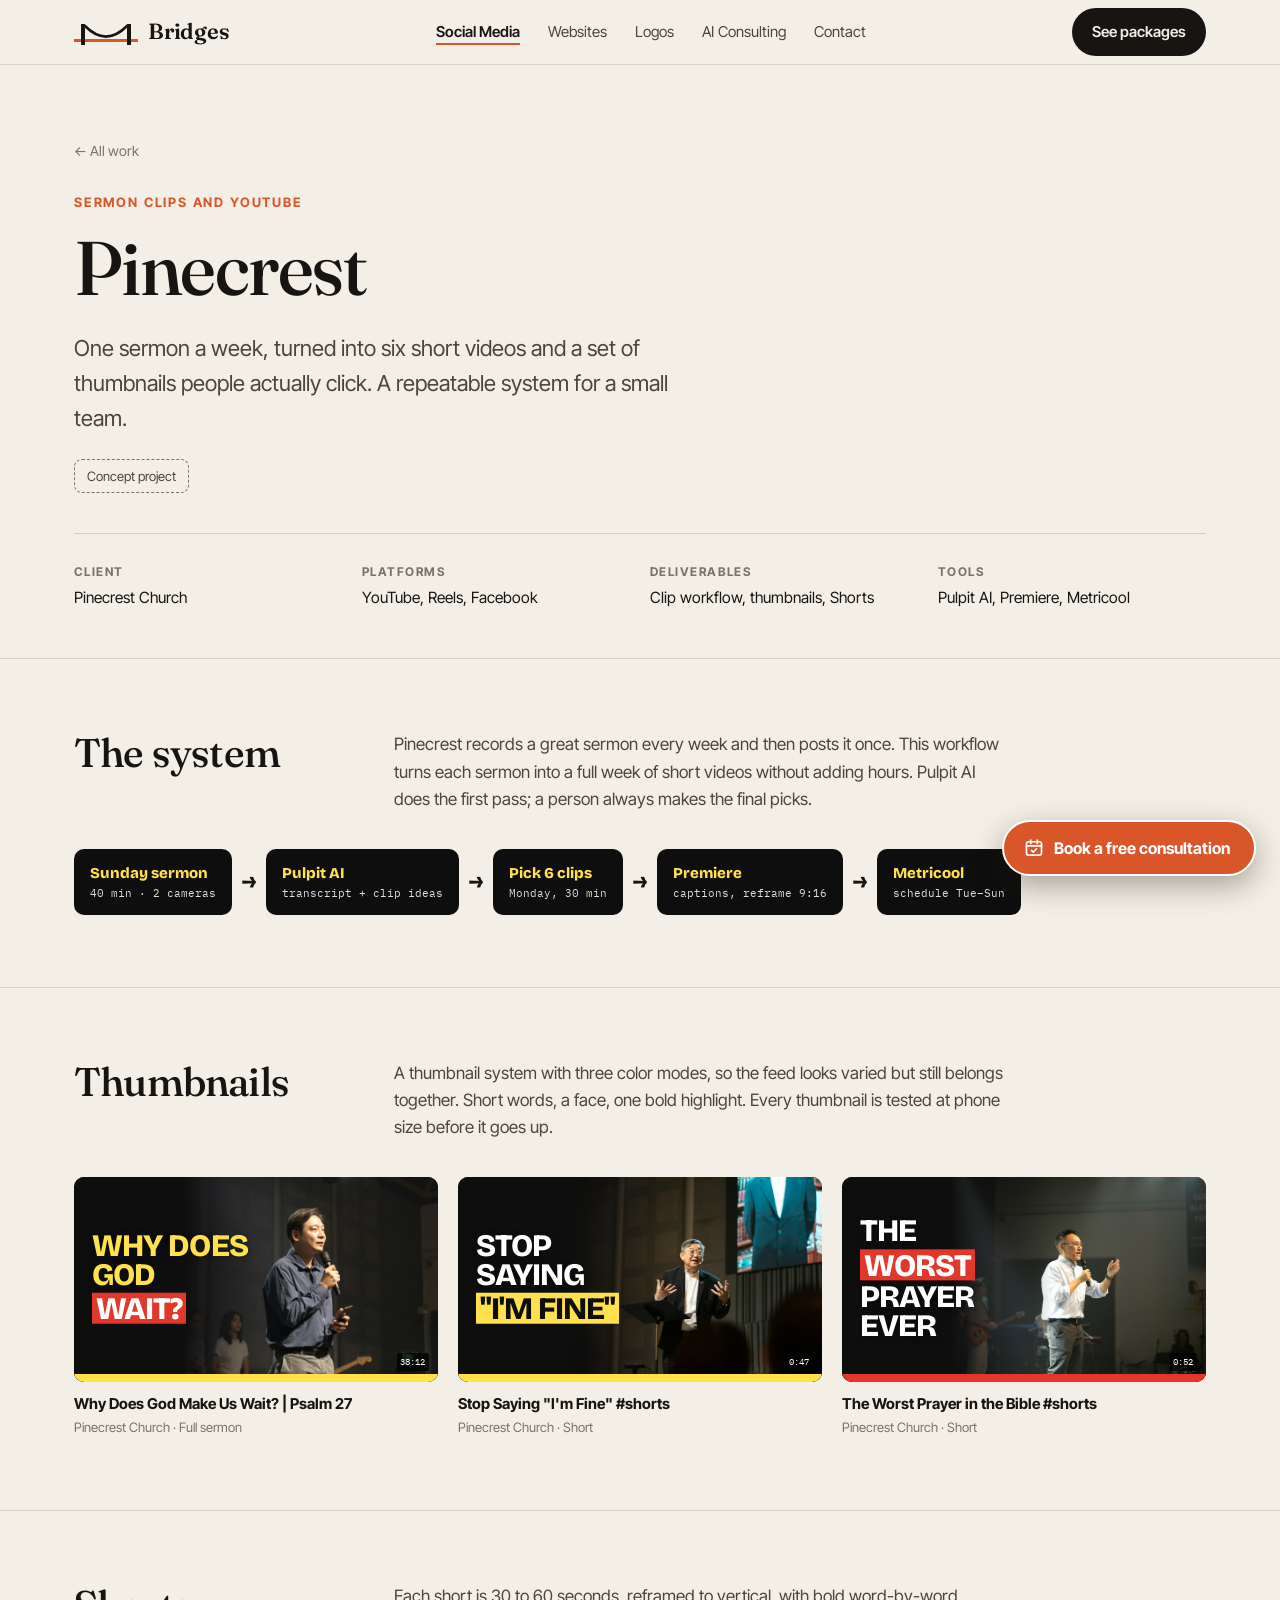
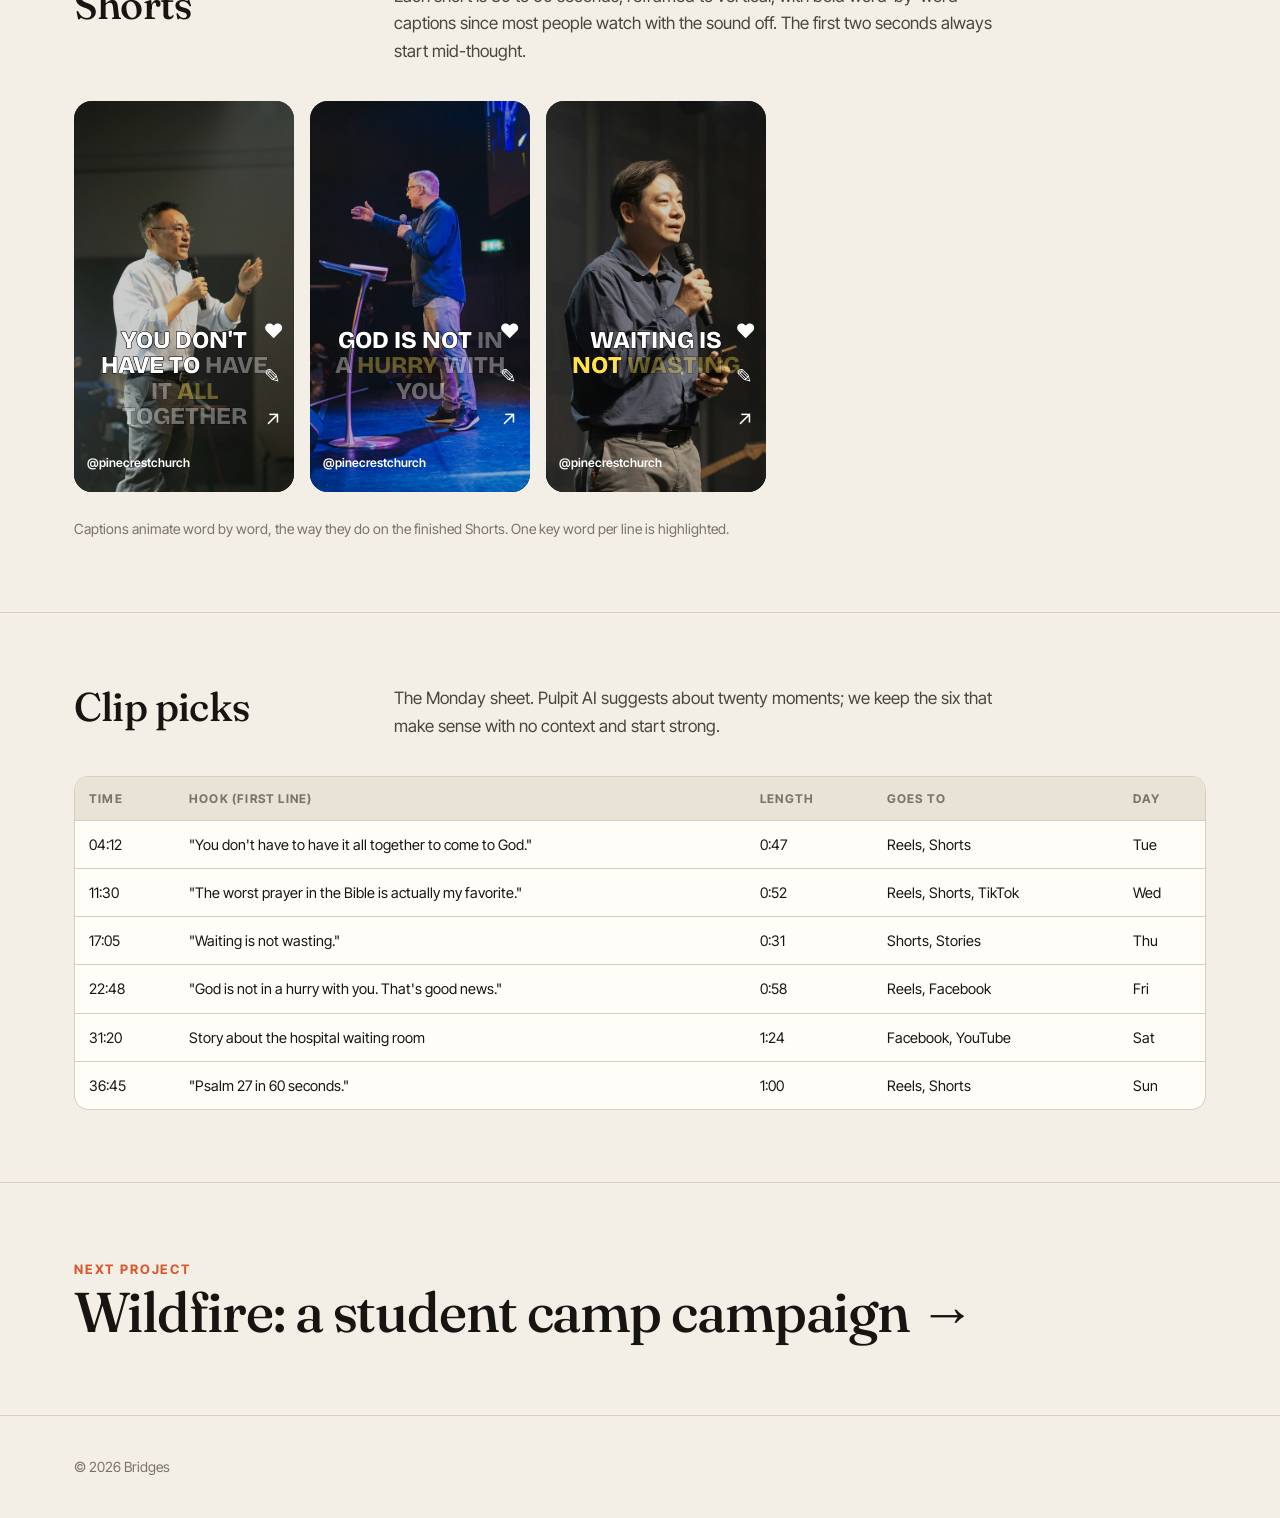
<file: pinecrest-shorts.html>
<!doctype html>
<html lang="en">
<head>
<meta charset="utf-8">
<meta name="viewport" content="width=device-width, initial-scale=1">
<title>Pinecrest Shorts — Bridges</title>
<link rel="preconnect" href="https://fonts.googleapis.com">
<link rel="preconnect" href="https://fonts.gstatic.com" crossorigin>
<link href="https://fonts.googleapis.com/css2?family=Fraunces:ital,opsz,wght@0,9..144,300..700;1,9..144,300..700&family=Inter+Tight:wght@400;500;600;700;800&family=IBM+Plex+Mono:wght@400;600&family=Bricolage+Grotesque:opsz,wght@12..96,500..800&family=Shrikhand&display=swap" rel="stylesheet">
<link rel="stylesheet" href="styles.css">
<style>

:root{--y:#FFE14D;--k:#0E0E0E;--rd:#E2382B;--bg2:"Bricolage Grotesque",var(--sans);--mono:"IBM Plex Mono",ui-monospace,monospace}
.flow{display:flex;flex-wrap:wrap;gap:10px;align-items:center}
.flow .st{background:var(--k);color:var(--y);font-family:var(--bg2);font-weight:800;padding:12px 16px;border-radius:10px;font-size:15px}
.flow .st small{display:block;font-family:var(--mono);font-weight:400;font-size:11px;color:#ddd}
.flow .ar{font-family:var(--bg2);font-weight:800;font-size:22px}
.thumb2{aspect-ratio:16/9;border-radius:10px;overflow:hidden;position:relative;background:var(--k);container-type:inline-size;--c:var(--y)}
.thumb2 .pimg{position:absolute;top:0;right:0;bottom:0;width:70%;height:100%;object-fit:cover;object-position:50% 30%}
.thumb2::after{content:"";position:absolute;inset:0;z-index:1;background:linear-gradient(90deg,#0E0E0E 0%,#0E0E0E 30%,rgba(14,14,14,.55) 42%,rgba(14,14,14,0) 58%)}
.thumb2::before{content:"";position:absolute;left:0;right:0;bottom:0;height:2.2cqw;background:var(--c);z-index:2}
.thumb2 .tt{z-index:2;position:absolute;left:5%;top:50%;transform:translateY(-50%);width:44%;font-family:var(--bg2);font-weight:800;font-size:8.6cqw;line-height:.92;letter-spacing:-.03em;text-transform:uppercase;color:var(--c);text-shadow:0 .4cqw 2cqw rgba(0,0,0,.4)}
.thumb2 .tt mark{display:inline-block;background:var(--hl,var(--rd));color:var(--hc,#fff);padding:.4cqw 1cqw 0;line-height:.95;margin:.8cqw 0;text-shadow:none;white-space:nowrap}
.thumb2 .dur{position:absolute;right:2.5%;bottom:5.5%;background:rgba(0,0,0,.8);color:#fff;font-family:var(--mono);font-size:2.6cqw;padding:.3cqw 1cqw;border-radius:.6cqw;z-index:3}
.thumb2.dark{--c:#fff;--hl:var(--y);--hc:var(--k)}
.thumb2.red{--c:#fff;--hl:var(--rd)}
.thumb2.red::before{background:var(--rd)}.thumb2.dark::before{background:var(--y)}
.yt-meta{font-size:14px;margin-top:10px}.yt-meta b{display:block;font-size:15px}.yt-meta span{color:var(--muted);font-size:13px}
.short{width:220px;aspect-ratio:9/16;border-radius:18px;overflow:hidden;position:relative;flex:none;background:linear-gradient(170deg,#3a3f4f,#121318);container-type:inline-size}
.short .person{position:absolute;inset:18% 0 0;background:radial-gradient(ellipse 28% 18% at 50% 30%,#B98264 0 60%,transparent 62%),radial-gradient(ellipse 62% 40% at 50% 85%,#22304E 0 70%,transparent 72%)}
.short .cc{position:absolute;left:8%;right:8%;top:58%;text-align:center;font-family:var(--bg2);font-weight:800;font-size:11cqw;line-height:1.05;text-transform:uppercase;color:#fff;-webkit-text-stroke:.5cqw #000;paint-order:stroke fill}
.short .cc span{opacity:.35;transition:opacity .2s}.short .cc span.on{opacity:1}.short .cc span.hl{color:var(--y)}
.short .ui{position:absolute;right:5%;bottom:14%;display:flex;flex-direction:column;gap:6cqw;color:#fff;font-size:9cqw}
.short .hd{position:absolute;left:6%;bottom:5%;color:#fff;font-size:5.5cqw;font-weight:600}
@media (prefers-reduced-motion:reduce){.short .cc span{opacity:1}}

</style>
</head>
<body>
<nav class="nav"><div class="wrap"><a class="logo" href="index.html"><span class="logo-mark"></span>Bridges</a><ul class="nav-links"><li><a href="index.html" class="on">Social Media</a></li><li><a href="web.html">Websites</a></li><li><a href="logos.html">Logos</a></li><li><a href="ai.html">AI Consulting</a></li><li><a href="contact.html">Contact</a></li></ul><a class="btn" href="index.html#packages">See packages</a></div></nav>

<header class="case-hero">
  <div class="wrap">
    <a class="back" href="index.html#work">← All work</a>
    <div class="eyebrow" style="margin-top:28px">Sermon clips and YouTube</div>
    <h1>Pinecrest</h1>
    <p class="lede">One sermon a week, turned into six short videos and a set of thumbnails people actually click. A repeatable system for a small team.</p>
    <span class="concept-badge">Concept project</span>
    <div class="meta"><div><span>Client</span>Pinecrest Church</div><div><span>Platforms</span>YouTube, Reels, Facebook</div><div><span>Deliverables</span>Clip workflow, thumbnails, Shorts</div><div><span>Tools</span>Pulpit AI, Premiere, Metricool</div></div>
  </div>
</header>

<section class="block">
  <div class="wrap">
    <div class="block-head"><h2>The system</h2><p>Pinecrest records a great sermon every week and then posts it once. This workflow turns each sermon into a full week of short videos without adding hours. Pulpit AI does the first pass; a person always makes the final picks.</p></div>
    <div class="flow"><div class="st">Sunday sermon<small>40 min · 2 cameras</small></div><span class="ar">→</span><div class="st">Pulpit AI<small>transcript + clip ideas</small></div><span class="ar">→</span><div class="st">Pick 6 clips<small>Monday, 30 min</small></div><span class="ar">→</span><div class="st">Premiere<small>captions, reframe 9:16</small></div><span class="ar">→</span><div class="st">Metricool<small>schedule Tue–Sun</small></div></div>
  </div>
</section>

<section class="block">
  <div class="wrap">
    <div class="block-head"><h2>Thumbnails</h2><p>A thumbnail system with three color modes, so the feed looks varied but still belongs together. Short words, a face, one bold highlight. Every thumbnail is tested at phone size before it goes up.</p></div>
    <div class="three">
<div><div class="thumb2"><img class="pimg" src="img/preach3.jpg" alt=""><span class="tt">Why does God <mark>wait?</mark></span><span class="dur">38:12</span></div><div class="yt-meta"><b>Why Does God Make Us Wait? | Psalm 27</b><span>Pinecrest Church · Full sermon</span></div></div>
<div><div class="thumb2 dark"><img class="pimg" src="img/preach1.jpg" alt=""><span class="tt">Stop saying <mark>"I'm fine"</mark></span><span class="dur">0:47</span></div><div class="yt-meta"><b>Stop Saying "I'm Fine" #shorts</b><span>Pinecrest Church · Short</span></div></div>
<div><div class="thumb2 red"><img class="pimg" src="img/preach2.jpg" alt=""><span class="tt">The <mark>worst</mark> prayer ever</span><span class="dur">0:52</span></div><div class="yt-meta"><b>The Worst Prayer in the Bible #shorts</b><span>Pinecrest Church · Short</span></div></div></div>
  </div>
</section>

<section class="block">
  <div class="wrap">
    <div class="block-head"><h2>Shorts</h2><p>Each short is 30 to 60 seconds, reframed to vertical, with bold word-by-word captions since most people watch with the sound off. The first two seconds always start mid-thought.</p></div>
    <div class="scroller" id="shorts"><div class="short"><img class="ph" src="img/preach2.jpg" alt="" style="filter:brightness(.8)"><div class="cc"><span>You</span> <span>don't</span> <span>have</span> <span>to</span> <span>have</span> <span>it</span> <span class=hl>all</span> <span>together</span></div><div class="ui"><span>♥</span><span>✎</span><span>↗</span></div><span class="hd">@pinecrestchurch</span></div><div class="short"><img class="ph" src="img/preach4.jpg" alt="" style="filter:brightness(.8)"><div class="cc"><span>God</span> <span>is</span> <span>not</span> <span>in</span> <span>a</span> <span class=hl>hurry</span> <span>with</span> <span>you</span></div><div class="ui"><span>♥</span><span>✎</span><span>↗</span></div><span class="hd">@pinecrestchurch</span></div><div class="short"><img class="ph" src="img/preach3.jpg" alt="" style="filter:brightness(.8)"><div class="cc"><span>Waiting</span> <span>is</span> <span class=hl>not</span> <span class=hl>wasting</span></div><div class="ui"><span>♥</span><span>✎</span><span>↗</span></div><span class="hd">@pinecrestchurch</span></div></div><p class="note">Captions animate word by word, the way they do on the finished Shorts. One key word per line is highlighted.</p>
  </div>
</section>

<section class="block">
  <div class="wrap">
    <div class="block-head"><h2>Clip picks</h2><p>The Monday sheet. Pulpit AI suggests about twenty moments; we keep the six that make sense with no context and start strong.</p></div>
    <div class="tbl-wrap"><table class="t"><tr><th>Time</th><th>Hook (first line)</th><th>Length</th><th>Goes to</th><th>Day</th></tr>
<tr><td>04:12</td><td>"You don't have to have it all together to come to God."</td><td>0:47</td><td>Reels, Shorts</td><td>Tue</td></tr>
<tr><td>11:30</td><td>"The worst prayer in the Bible is actually my favorite."</td><td>0:52</td><td>Reels, Shorts, TikTok</td><td>Wed</td></tr>
<tr><td>17:05</td><td>"Waiting is not wasting."</td><td>0:31</td><td>Shorts, Stories</td><td>Thu</td></tr>
<tr><td>22:48</td><td>"God is not in a hurry with you. That's good news."</td><td>0:58</td><td>Reels, Facebook</td><td>Fri</td></tr>
<tr><td>31:20</td><td>Story about the hospital waiting room</td><td>1:24</td><td>Facebook, YouTube</td><td>Sat</td></tr>
<tr><td>36:45</td><td>"Psalm 27 in 60 seconds."</td><td>1:00</td><td>Reels, Shorts</td><td>Sun</td></tr></table></div>
  </div>
</section>
<script>
(function(){if(matchMedia('(prefers-reduced-motion: reduce)').matches)return;
document.querySelectorAll('.short .cc').forEach(function(c,ci){var s=c.querySelectorAll('span'),i=0;setTimeout(function(){setInterval(function(){s.forEach(function(x,k){x.classList.toggle('on',k<=i)});i=(i+1)%(s.length+3);},420);},ci*300);});})();
</script>
<div class="next-case"><div class="wrap"><a href="wildfire-camp.html"><div><span class="eyebrow">Next project</span><h2>Wildfire: a student camp campaign →</h2></div></a></div></div>
<footer><div class="wrap"><span>© 2026 Bridges</span></div></footer>
<script>(function(){try{history.scrollRestoration="manual"}catch(e){}function top(){if(!location.hash)window.scrollTo(0,0)}top();setTimeout(top,80);addEventListener("load",function(){top();setTimeout(top,80)});addEventListener("pageshow",top);})();</script>
<!-- Book a consultation floating button (direct Calendly link) -->
<style>
.book-fab{position:fixed;right:24px;bottom:24px;z-index:9999;display:inline-flex;align-items:center;gap:10px;padding:16px 24px 16px 20px;border-radius:999px;background:#D9562B;color:#fff;font:700 16px/1 "Inter Tight",system-ui,-apple-system,sans-serif;text-decoration:none;box-shadow:0 10px 30px rgba(23,21,18,.35);border:2px solid #fff;transition:transform .2s ease,background .2s ease}
.book-fab:hover{background:#B3401B;transform:translateY(-2px)}
.book-fab:focus-visible{outline:3px solid #C9A24A;outline-offset:3px}
.book-fab svg{width:20px;height:20px;flex:none}
@media (max-width:600px){.book-fab{right:14px;bottom:14px;padding:13px 18px 13px 15px;font-size:15px}}
@media print{.book-fab{display:none}}
</style>
<a class="book-fab" href="https://calendly.com/bridgesmedia-proton/free-20-minute-discovery-call" target="_blank" rel="noopener" aria-label="Book a free 20-minute consultation on Calendly (opens in a new tab)">
<svg viewBox="0 0 24 24" fill="none" stroke="currentColor" stroke-width="2" stroke-linecap="round" stroke-linejoin="round" aria-hidden="true"><rect x="3" y="4.5" width="18" height="16" rx="2.5"/><path d="M8 2.5v4M16 2.5v4M3 9.5h18"/><path d="M9 15l2 2 4-4"/></svg>Book a free consultation</a>
</body>
</html>
</file>
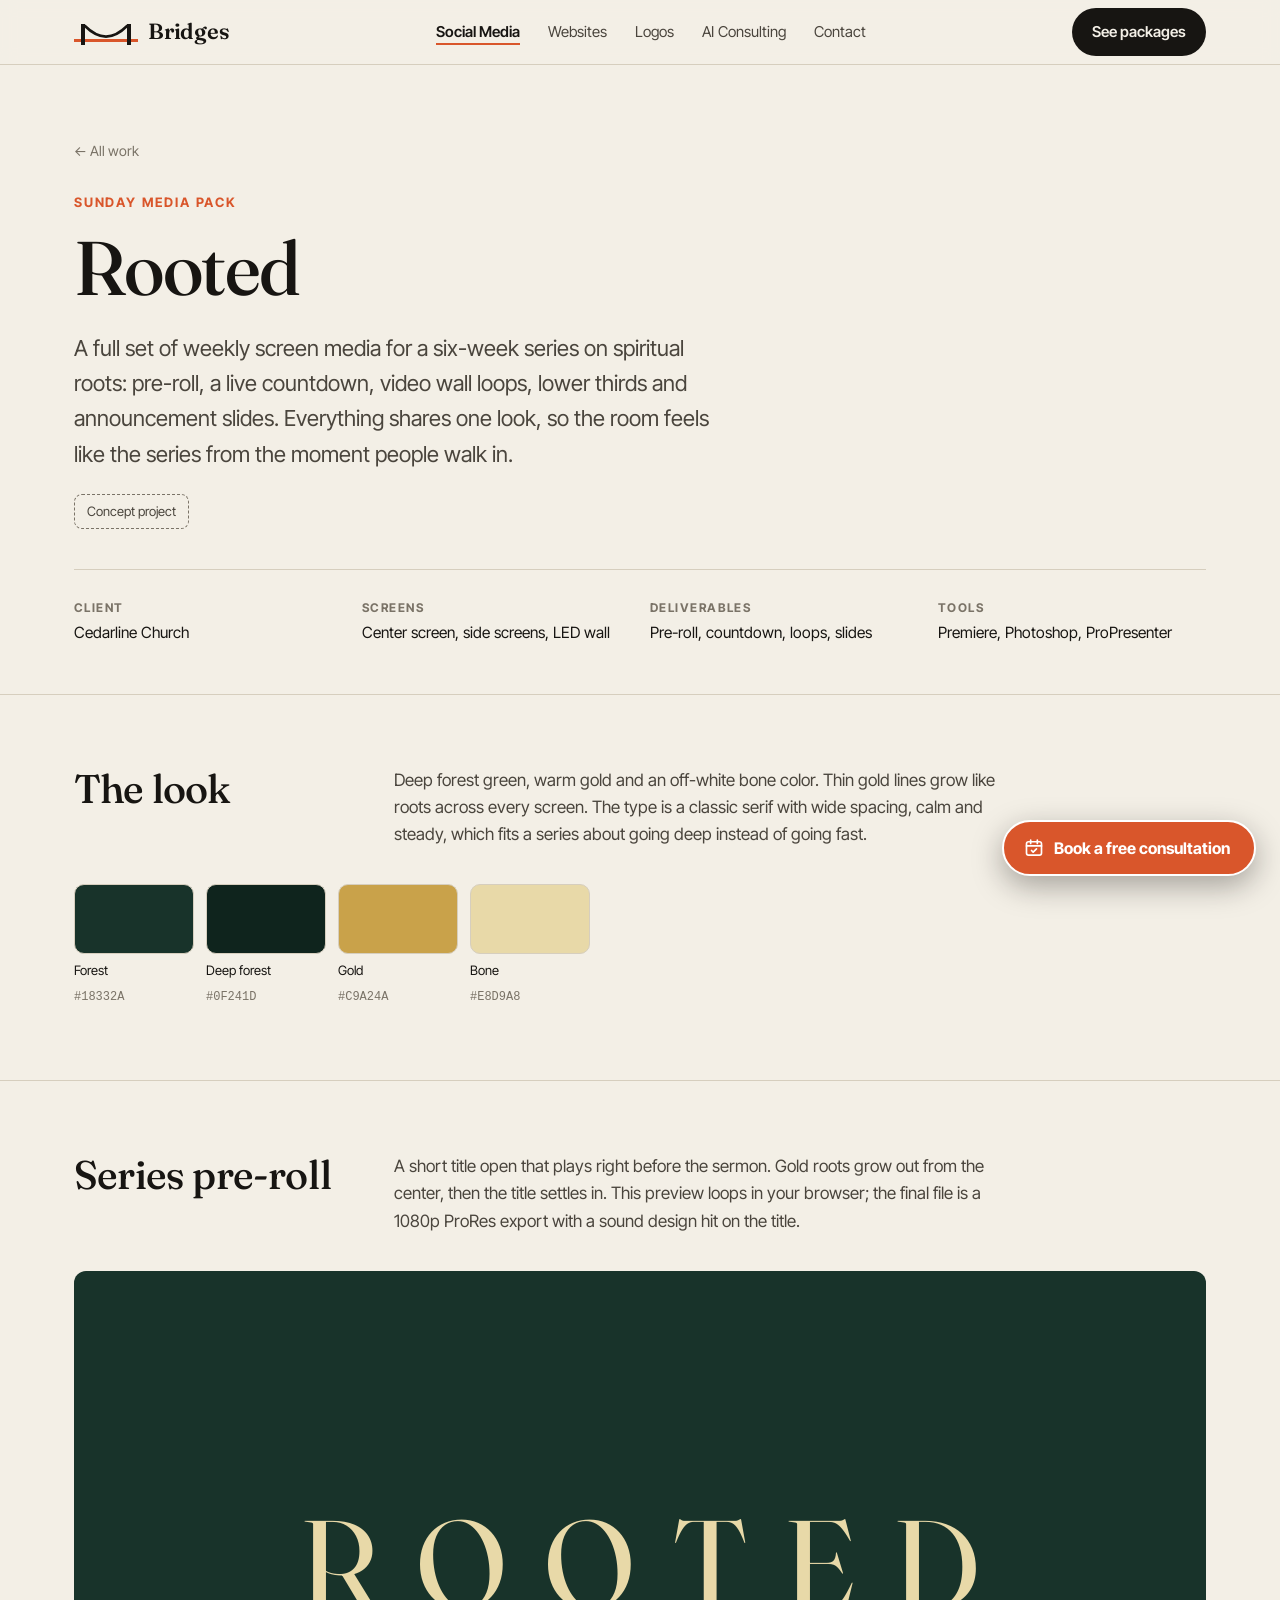
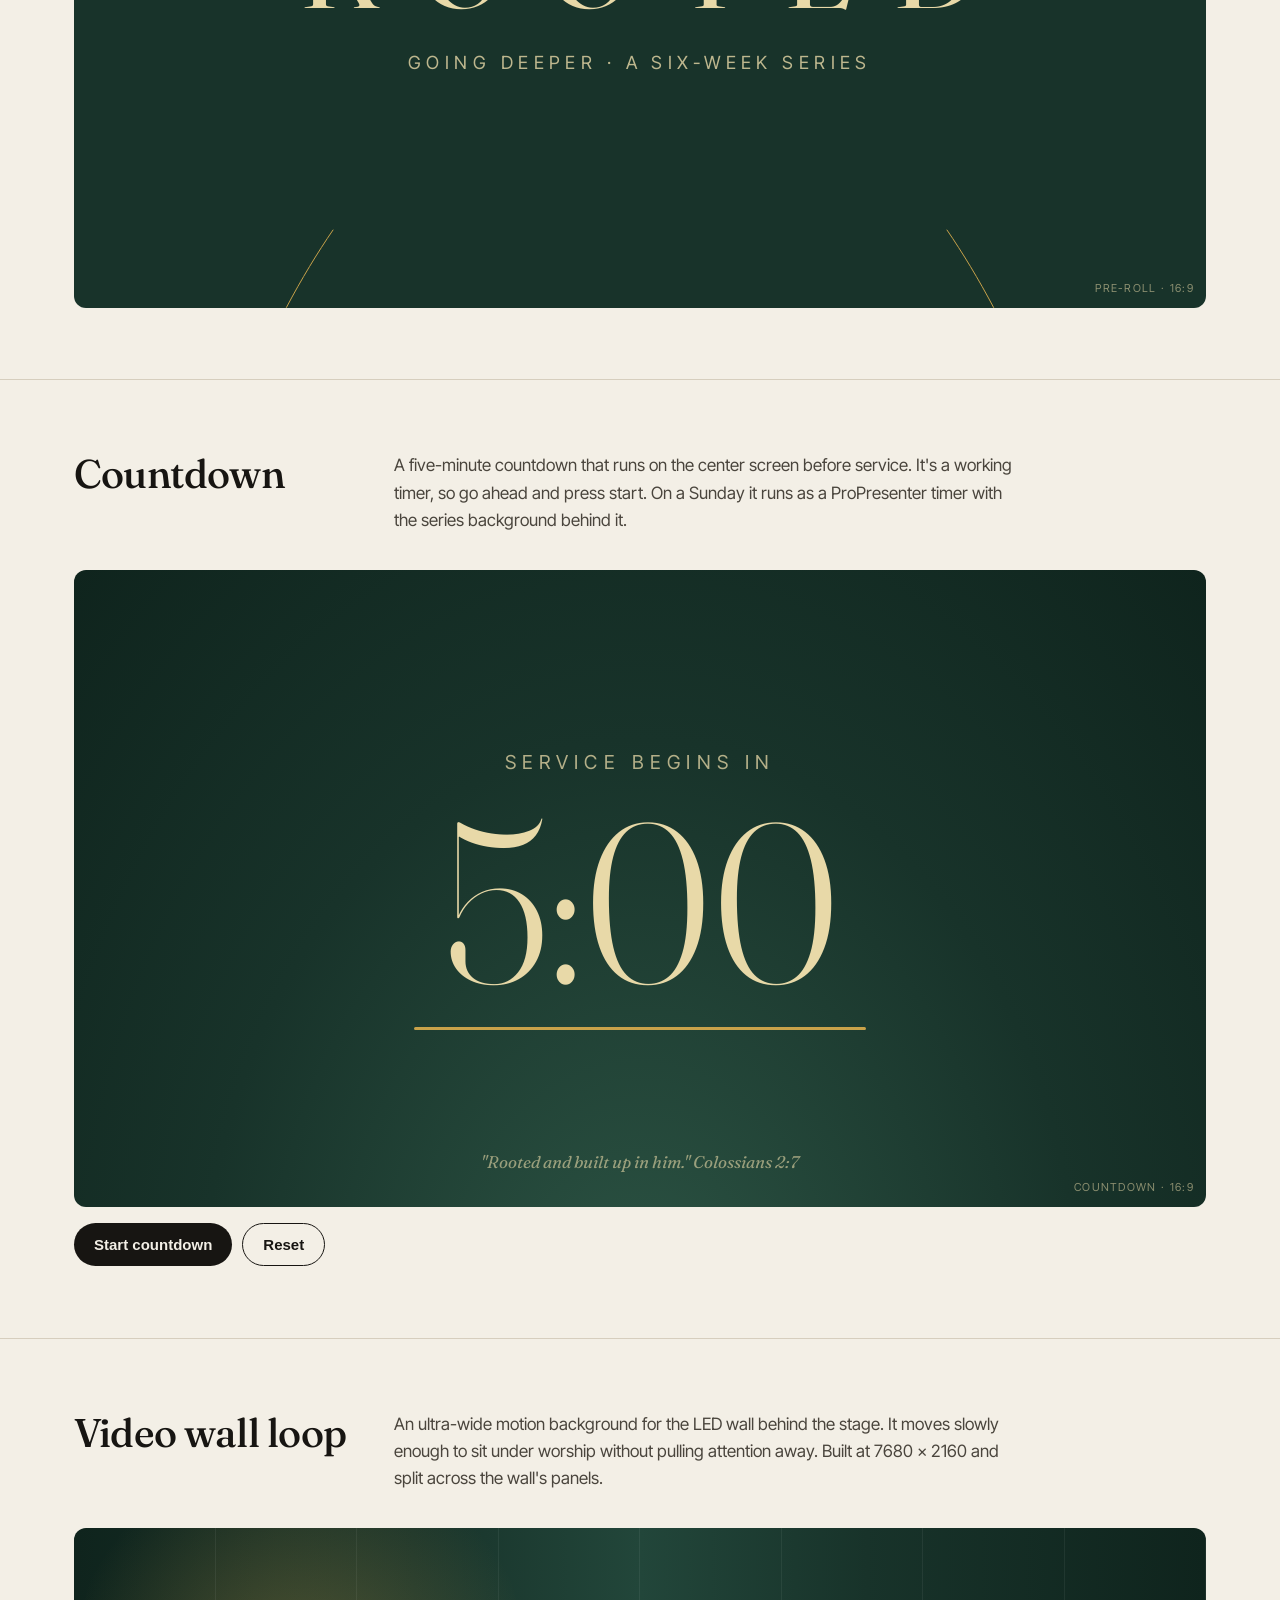
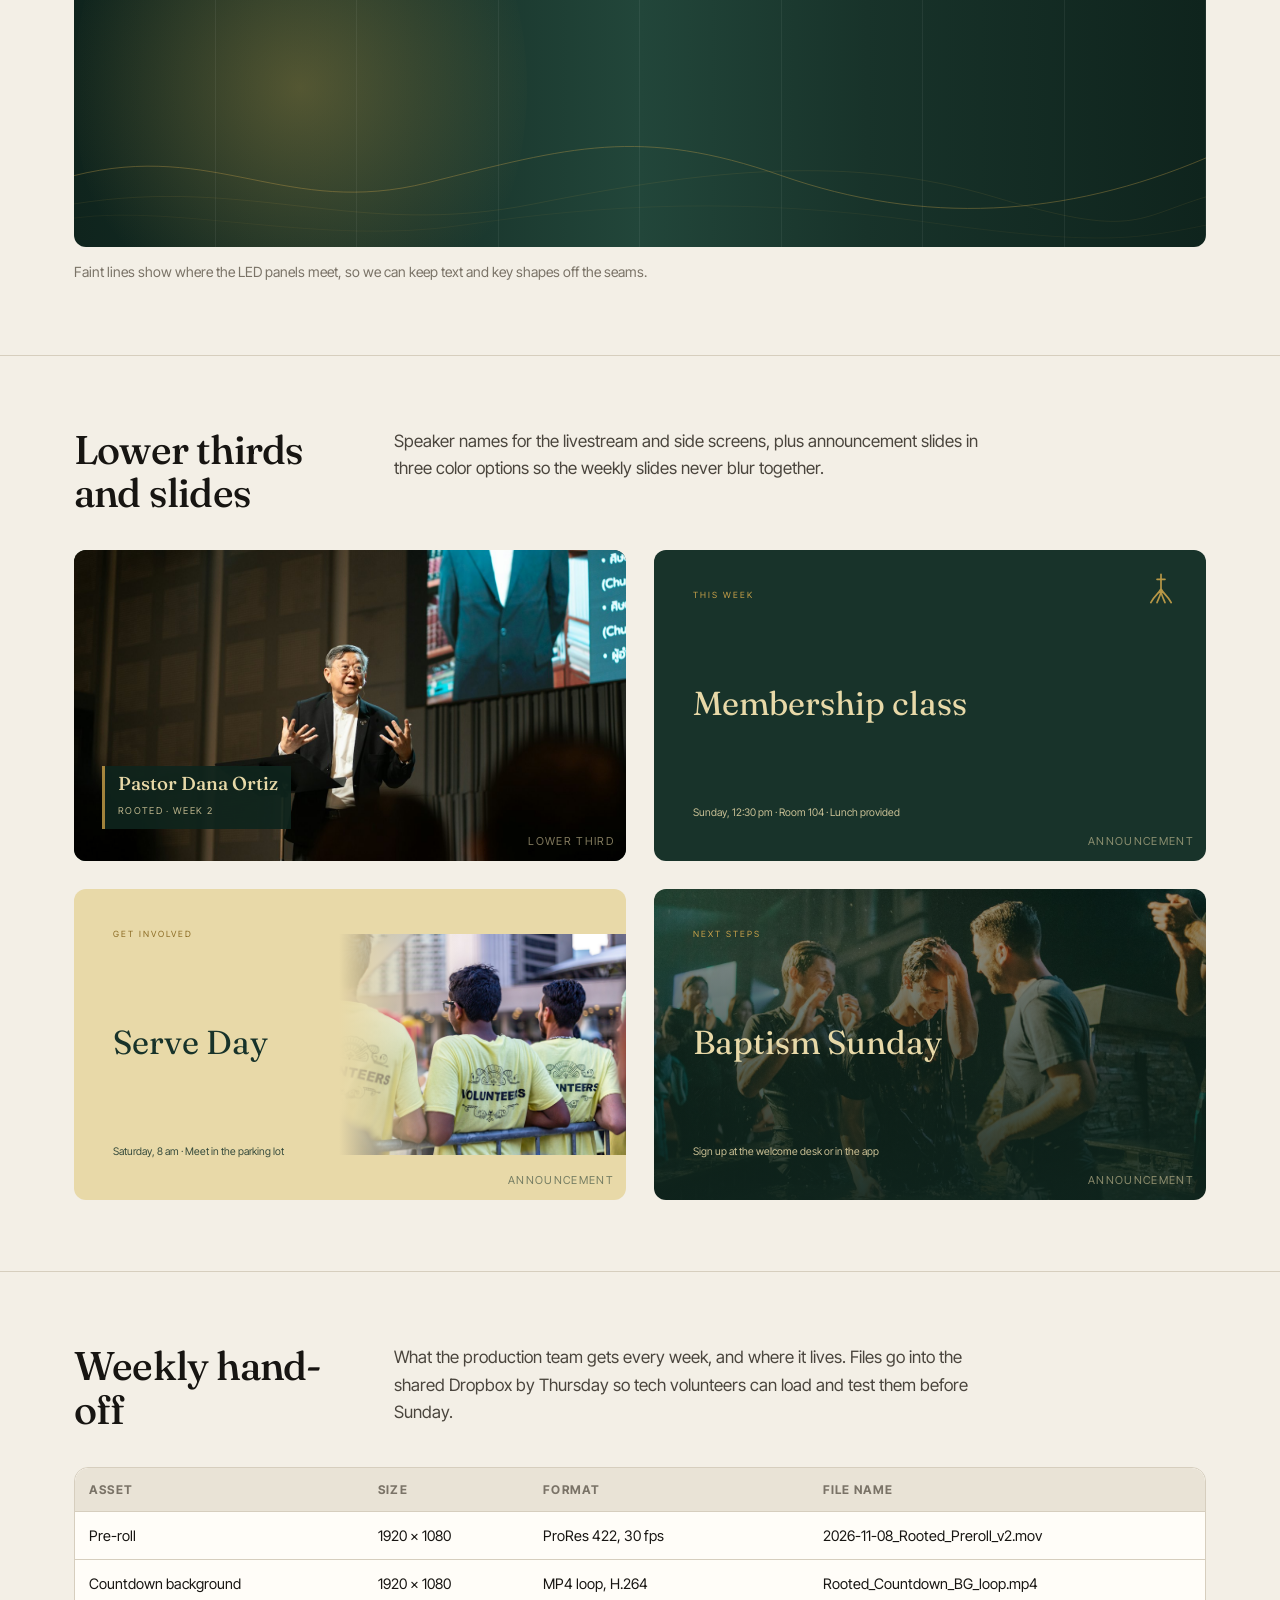
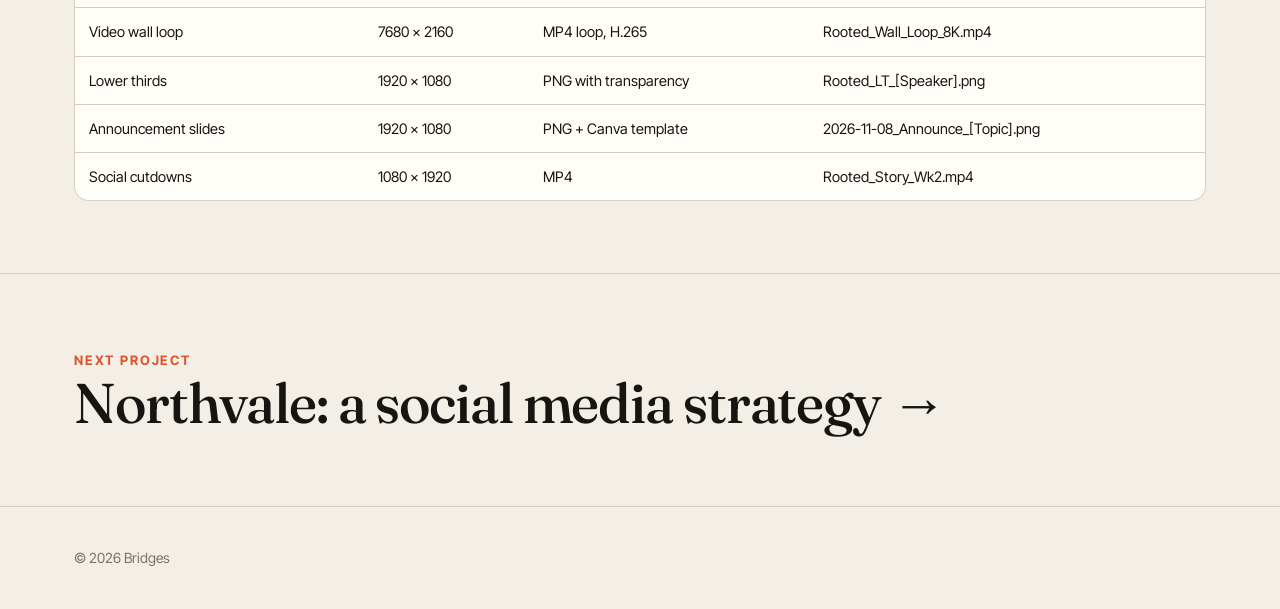
<file: rooted.html>
<!doctype html>
<html lang="en">
<head>
<meta charset="utf-8">
<meta name="viewport" content="width=device-width, initial-scale=1">
<title>Rooted — Bridges</title>
<link rel="preconnect" href="https://fonts.googleapis.com">
<link rel="preconnect" href="https://fonts.gstatic.com" crossorigin>
<link href="https://fonts.googleapis.com/css2?family=Fraunces:ital,opsz,wght@0,9..144,300..700;1,9..144,300..700&family=Inter+Tight:wght@400;500;600;700&display=swap" rel="stylesheet">
<link rel="stylesheet" href="styles.css">
<style>
:root{--forest:#18332A;--forest-2:#0F241D;--gold:#C9A24A;--bone:#E8D9A8}
.screen{aspect-ratio:16/9;border-radius:12px;overflow:hidden;position:relative;background:var(--forest);color:var(--bone);container-type:inline-size}
.screen .label{position:absolute;bottom:10px;right:12px;font-size:11px;letter-spacing:.12em;text-transform:uppercase;opacity:.55;font-family:var(--sans)}
.roots{position:absolute;inset:0;width:100%;height:100%}
.roots path{stroke:var(--gold);fill:none;stroke-width:1.4;stroke-dasharray:600;stroke-dashoffset:600;animation:grow 6s ease-out infinite}
.roots path:nth-child(2){animation-delay:.4s}.roots path:nth-child(3){animation-delay:.8s}.roots path:nth-child(4){animation-delay:1.2s}.roots path:nth-child(5){animation-delay:1.6s}.roots path:nth-child(6){animation-delay:2s}
@keyframes grow{0%{stroke-dashoffset:600;opacity:0}10%{opacity:.9}70%{stroke-dashoffset:0;opacity:.9}100%{stroke-dashoffset:0;opacity:0}}
.title{position:absolute;inset:0;display:flex;flex-direction:column;align-items:center;justify-content:center;text-align:center}
.title b{font-family:var(--serif);font-weight:400;font-size:11cqw;letter-spacing:.3em;padding-left:.3em;line-height:1;animation:fadeUp 6s ease-out infinite}
.title small{font-size:1.6cqw;letter-spacing:.3em;text-transform:uppercase;margin-top:2cqw;opacity:.8;animation:fadeUp 6s ease-out infinite;animation-delay:.3s}
@keyframes fadeUp{0%,15%{opacity:0;transform:translateY(12px)}35%,85%{opacity:1;transform:none}100%{opacity:0}}

/* countdown */
.cd{background:radial-gradient(ellipse at 50% 120%,#2C5444 0%,var(--forest) 55%,var(--forest-2) 100%)}
.cd .inner{position:absolute;inset:0;display:flex;flex-direction:column;align-items:center;justify-content:center}
.cd .small{font-size:1.7cqw;letter-spacing:.32em;text-transform:uppercase;opacity:.75}
.cd .time{font-family:var(--serif);font-size:20cqw;font-weight:300;line-height:1;font-variant-numeric:tabular-nums;margin:1cqw 0}
.cd .bar{width:40%;height:3px;background:rgba(232,217,168,.2);border-radius:3px;overflow:hidden}
.cd .bar i{display:block;height:100%;background:var(--gold);width:100%;transition:width 1s linear}
.cd .verse{position:absolute;bottom:5%;left:0;right:0;text-align:center;font-size:1.5cqw;opacity:.6;font-style:italic;font-family:var(--serif)}
.cd-ctl{display:flex;gap:10px;margin-top:16px;flex-wrap:wrap}

/* video wall */
.wall{aspect-ratio:32/9;border-radius:12px;overflow:hidden;position:relative;background:linear-gradient(90deg,#0F241D,#18332A 30%,#22463A 50%,#18332A 70%,#0F241D)}
.wall .glow{position:absolute;width:40%;height:180%;top:-40%;border-radius:50%;background:radial-gradient(circle,rgba(201,162,74,.35),transparent 65%);animation:drift 14s ease-in-out infinite alternate}
@keyframes drift{from{left:-10%}to{left:70%}}
.wall svg{position:absolute;inset:0;width:100%;height:100%;opacity:.5}
.wall .seams{position:absolute;inset:0;display:grid;grid-template-columns:repeat(8,1fr)}
.wall .seams i{border-right:1px solid rgba(255,255,255,.06)}

/* lower third + slides */
.lt{position:absolute;left:5%;bottom:10%;display:flex;align-items:stretch}
.lt .bar{width:.6cqw;background:var(--gold)}
.lt .txt{background:rgba(15,36,29,.92);padding:1.4cqw 2.4cqw}
.lt b{display:block;font-family:var(--serif);font-weight:500;font-size:3.4cqw;line-height:1.1}
.lt span{font-size:1.7cqw;letter-spacing:.14em;text-transform:uppercase;opacity:.8}
.cam{position:absolute;inset:0;background:linear-gradient(120deg,#5a5047,#2b2622 60%,#1c1916)}
.cam::after{content:"";position:absolute;left:42%;top:18%;width:22%;height:82%;border-radius:45% 45% 0 0;background:linear-gradient(#3e3631,#1f1b18)}
.ann{padding:7%;display:flex;flex-direction:column;justify-content:space-between}
.ann .k{font-size:1.8cqw;letter-spacing:.24em;text-transform:uppercase;color:var(--gold)}
.ann h4{font-family:var(--serif);font-weight:400;font-size:7cqw;line-height:1.02}
.ann p{font-size:2.2cqw;opacity:.85}
.ann.light{background:var(--bone);color:var(--forest)}
.ann.light .k{color:#8A6A22}
.ann.gold{background:var(--gold);color:var(--forest-2)}
.ann.gold .k{color:var(--forest)}
.swatches{display:flex;gap:12px;flex-wrap:wrap}
.sw{width:120px}
.sw i{display:block;height:70px;border-radius:10px;border:1px solid var(--line)}
.sw span{display:block;font-size:13px;margin-top:6px}
.sw code{font-size:12px;color:var(--muted)}
</style>
</head>
<body>
<nav class="nav"><div class="wrap"><a class="logo" href="index.html"><span class="logo-mark"></span>Bridges</a><ul class="nav-links"><li><a href="index.html" class="on">Social Media</a></li><li><a href="web.html">Websites</a></li><li><a href="logos.html">Logos</a></li><li><a href="ai.html">AI Consulting</a></li><li><a href="contact.html">Contact</a></li></ul><a class="btn" href="index.html#packages">See packages</a></div></nav>

<header class="case-hero">
  <div class="wrap">
    <a class="back" href="index.html#work">← All work</a>
    <div class="eyebrow" style="margin-top:28px">Sunday media pack</div>
    <h1>Rooted</h1>
    <p class="lede">A full set of weekly screen media for a six-week series on spiritual roots: pre-roll, a live countdown, video wall loops, lower thirds and announcement slides. Everything shares one look, so the room feels like the series from the moment people walk in.</p>
    <span class="concept-badge">Concept project</span>
    <div class="meta">
      <div><span>Client</span>Cedarline Church</div>
      <div><span>Screens</span>Center screen, side screens, LED wall</div>
      <div><span>Deliverables</span>Pre-roll, countdown, loops, slides</div>
      <div><span>Tools</span>Premiere, Photoshop, ProPresenter</div>
    </div>
  </div>
</header>

<section class="block">
  <div class="wrap">
    <div class="block-head"><h2>The look</h2><p>Deep forest green, warm gold and an off-white bone color. Thin gold lines grow like roots across every screen. The type is a classic serif with wide spacing, calm and steady, which fits a series about going deep instead of going fast.</p></div>
    <div class="swatches">
      <div class="sw"><i style="background:#18332A"></i><span>Forest</span><code>#18332A</code></div>
      <div class="sw"><i style="background:#0F241D"></i><span>Deep forest</span><code>#0F241D</code></div>
      <div class="sw"><i style="background:#C9A24A"></i><span>Gold</span><code>#C9A24A</code></div>
      <div class="sw"><i style="background:#E8D9A8"></i><span>Bone</span><code>#E8D9A8</code></div>
    </div>
  </div>
</section>

<section class="block">
  <div class="wrap">
    <div class="block-head"><h2>Series pre-roll</h2><p>A short title open that plays right before the sermon. Gold roots grow out from the center, then the title settles in. This preview loops in your browser; the final file is a 1080p ProRes export with a sound design hit on the title.</p></div>
    <div class="screen">
      <svg class="roots" viewBox="0 0 1600 900" preserveAspectRatio="xMidYMid slice">
        <path d="M800 0 V380"/>
        <path d="M730 150 H870"/>
        <path d="M800 380 C700 520 480 560 300 900"/>
        <path d="M800 380 C900 520 1120 560 1300 900"/>
        <path d="M800 420 C760 600 640 700 600 900"/>
        <path d="M800 420 C840 600 960 700 1000 900"/>
        <path d="M800 450 C800 650 790 780 800 900"/>
      </svg>
      <div class="title"><b>ROOTED</b><small>Going deeper · A six-week series</small></div>
      <span class="label">Pre-roll · 16:9</span>
    </div>
  </div>
</section>

<section class="block">
  <div class="wrap">
    <div class="block-head"><h2>Countdown</h2><p>A five-minute countdown that runs on the center screen before service. It's a working timer, so go ahead and press start. On a Sunday it runs as a ProPresenter timer with the series background behind it.</p></div>
    <div class="screen cd" id="cd">
      <div class="inner">
        <span class="small">Service begins in</span>
        <span class="time" id="cdTime">5:00</span>
        <div class="bar"><i id="cdBar"></i></div>
      </div>
      <span class="verse">"Rooted and built up in him." Colossians 2:7</span>
      <span class="label">Countdown · 16:9</span>
    </div>
    <div class="cd-ctl">
      <button class="btn" id="cdStart">Start countdown</button>
      <button class="btn ghost" id="cdReset">Reset</button>
    </div>
  </div>
</section>

<section class="block">
  <div class="wrap">
    <div class="block-head"><h2>Video wall loop</h2><p>An ultra-wide motion background for the LED wall behind the stage. It moves slowly enough to sit under worship without pulling attention away. Built at 7680 × 2160 and split across the wall's panels.</p></div>
    <div class="wall">
      <div class="glow"></div>
      <svg viewBox="0 0 3200 900" preserveAspectRatio="none"><path d="M0 700 C400 600 600 820 1000 720 S1600 560 2000 700 S2800 820 3200 650" stroke="#C9A24A" fill="none" stroke-width="2"/><path d="M0 780 C500 700 800 880 1300 780 S2200 640 2600 760 S3000 820 3200 760" stroke="#C9A24A" fill="none" stroke-width="1" opacity=".6"/><path d="M0 820 C300 780 700 900 1100 840 S1900 760 2400 830 S3000 880 3200 840" stroke="#C9A24A" fill="none" stroke-width="1" opacity=".4"/></svg>
      <div class="seams"><i></i><i></i><i></i><i></i><i></i><i></i><i></i><i></i></div>
    </div>
    <p class="note">Faint lines show where the LED panels meet, so we can keep text and key shapes off the seams.</p>
  </div>
</section>

<section class="block">
  <div class="wrap">
    <div class="block-head"><h2>Lower thirds and slides</h2><p>Speaker names for the livestream and side screens, plus announcement slides in three color options so the weekly slides never blur together.</p></div>
    <div class="two">
      <div class="screen"><img class="ph" src="img/preach1.jpg" alt="" style="object-position:40% 30%"><div class="lt"><span class="bar"></span><div class="txt"><b>Pastor Dana Ortiz</b><span>Rooted · Week 2</span></div></div><span class="label">Lower third</span></div>
      <div class="screen ann"><span class="k">This week</span><h4>Membership class</h4><p>Sunday, 12:30 pm · Room 104 · Lunch provided</p><span class="label">Announcement</span><span style="position:absolute;top:7%;right:5%;opacity:.9"><svg viewBox="0 0 60 60" width="34" height="34" aria-hidden="true" style="flex:none"><path d="M30 4V30M23 13H37M30 30C26 38 18 42 12 54M30 30C34 38 42 42 48 54M30 34C29 42 25 48 23 54M30 34C31 42 35 48 37 54" stroke="#C9A24A" stroke-width="3" fill="none" stroke-linecap="round"/></svg></span></div>
      <div class="screen ann light" style="background:linear-gradient(90deg,#E8D9A8 0 48%,rgba(232,217,168,.0) 70%),url(img/volunteers.jpg) right/60% auto no-repeat,#E8D9A8"><span class="k">Get involved</span><h4>Serve Day</h4><p>Saturday, 8 am · Meet in the parking lot</p><span class="label">Announcement</span></div>
      <div class="screen ann gold" style="background:linear-gradient(0deg,rgba(15,36,29,.92),rgba(15,36,29,.35)),url(img/baptism.jpg) center/cover;color:#E8D9A8"><span class="k" style="color:#C9A24A">Next steps</span><h4>Baptism Sunday</h4><p>Sign up at the welcome desk or in the app</p><span class="label">Announcement</span></div>
    </div>
  </div>
</section>

<section class="block">
  <div class="wrap">
    <div class="block-head"><h2>Weekly hand-off</h2><p>What the production team gets every week, and where it lives. Files go into the shared Dropbox by Thursday so tech volunteers can load and test them before Sunday.</p></div>
    <div class="tbl-wrap"><table class="t">
      <tr><th>Asset</th><th>Size</th><th>Format</th><th>File name</th></tr>
      <tr><td>Pre-roll</td><td>1920 × 1080</td><td>ProRes 422, 30 fps</td><td>2026-11-08_Rooted_Preroll_v2.mov</td></tr>
      <tr><td>Countdown background</td><td>1920 × 1080</td><td>MP4 loop, H.264</td><td>Rooted_Countdown_BG_loop.mp4</td></tr>
      <tr><td>Video wall loop</td><td>7680 × 2160</td><td>MP4 loop, H.265</td><td>Rooted_Wall_Loop_8K.mp4</td></tr>
      <tr><td>Lower thirds</td><td>1920 × 1080</td><td>PNG with transparency</td><td>Rooted_LT_[Speaker].png</td></tr>
      <tr><td>Announcement slides</td><td>1920 × 1080</td><td>PNG + Canva template</td><td>2026-11-08_Announce_[Topic].png</td></tr>
      <tr><td>Social cutdowns</td><td>1080 × 1920</td><td>MP4</td><td>Rooted_Story_Wk2.mp4</td></tr>
    </table></div>
  </div>
</section>

<div class="next-case"><div class="wrap"><a href="northvale-strategy.html"><div><span class="eyebrow">Next project</span><h2>Northvale: a social media strategy →</h2></div></a></div></div>
<footer><div class="wrap"><span>© 2026 Bridges</span></div></footer>

<script>
(function(){
  var total=300,left=total,timer=null;
  var t=document.getElementById('cdTime'),b=document.getElementById('cdBar'),s=document.getElementById('cdStart'),r=document.getElementById('cdReset');
  function draw(){var m=Math.floor(left/60),sec=left%60;t.textContent=m+':'+(sec<10?'0':'')+sec;b.style.width=(left/total*100)+'%';}
  s.addEventListener('click',function(){
    if(timer){clearInterval(timer);timer=null;s.textContent='Resume';return;}
    if(left<=0)left=total;
    s.textContent='Pause';
    timer=setInterval(function(){left--;draw();if(left<=0){clearInterval(timer);timer=null;t.textContent='Welcome';s.textContent='Start again';}},1000);
  });
  r.addEventListener('click',function(){clearInterval(timer);timer=null;left=total;s.textContent='Start countdown';draw();});
  draw();
})();
</script>
<script>(function(){try{history.scrollRestoration="manual"}catch(e){}function top(){if(!location.hash)window.scrollTo(0,0)}top();setTimeout(top,80);addEventListener("load",function(){top();setTimeout(top,80)});addEventListener("pageshow",top);})();</script>
<!-- Book a consultation floating button (direct Calendly link) -->
<style>
.book-fab{position:fixed;right:24px;bottom:24px;z-index:9999;display:inline-flex;align-items:center;gap:10px;padding:16px 24px 16px 20px;border-radius:999px;background:#D9562B;color:#fff;font:700 16px/1 "Inter Tight",system-ui,-apple-system,sans-serif;text-decoration:none;box-shadow:0 10px 30px rgba(23,21,18,.35);border:2px solid #fff;transition:transform .2s ease,background .2s ease}
.book-fab:hover{background:#B3401B;transform:translateY(-2px)}
.book-fab:focus-visible{outline:3px solid #C9A24A;outline-offset:3px}
.book-fab svg{width:20px;height:20px;flex:none}
@media (max-width:600px){.book-fab{right:14px;bottom:14px;padding:13px 18px 13px 15px;font-size:15px}}
@media print{.book-fab{display:none}}
</style>
<a class="book-fab" href="https://calendly.com/bridgesmedia-proton/free-20-minute-discovery-call" target="_blank" rel="noopener" aria-label="Book a free 20-minute consultation on Calendly (opens in a new tab)">
<svg viewBox="0 0 24 24" fill="none" stroke="currentColor" stroke-width="2" stroke-linecap="round" stroke-linejoin="round" aria-hidden="true"><rect x="3" y="4.5" width="18" height="16" rx="2.5"/><path d="M8 2.5v4M16 2.5v4M3 9.5h18"/><path d="M9 15l2 2 4-4"/></svg>Book a free consultation</a>
</body>
</html>
</file>
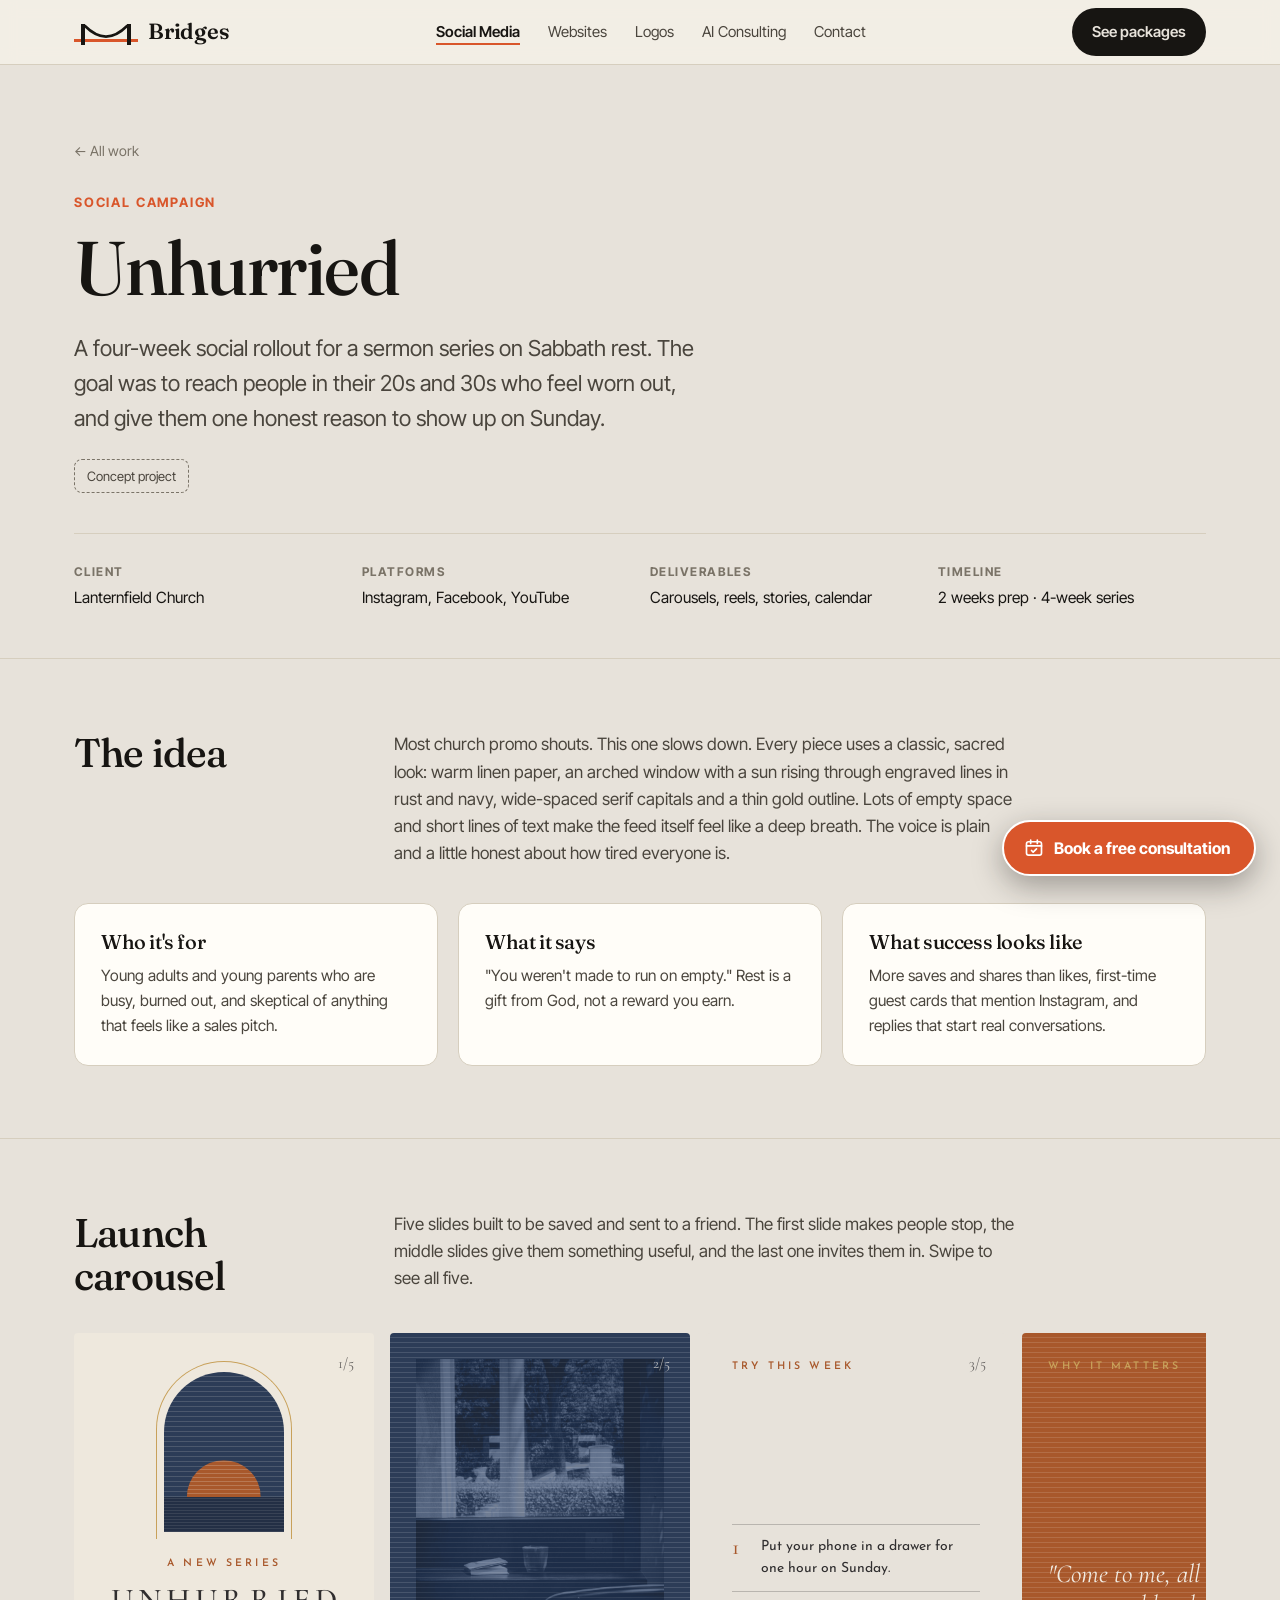
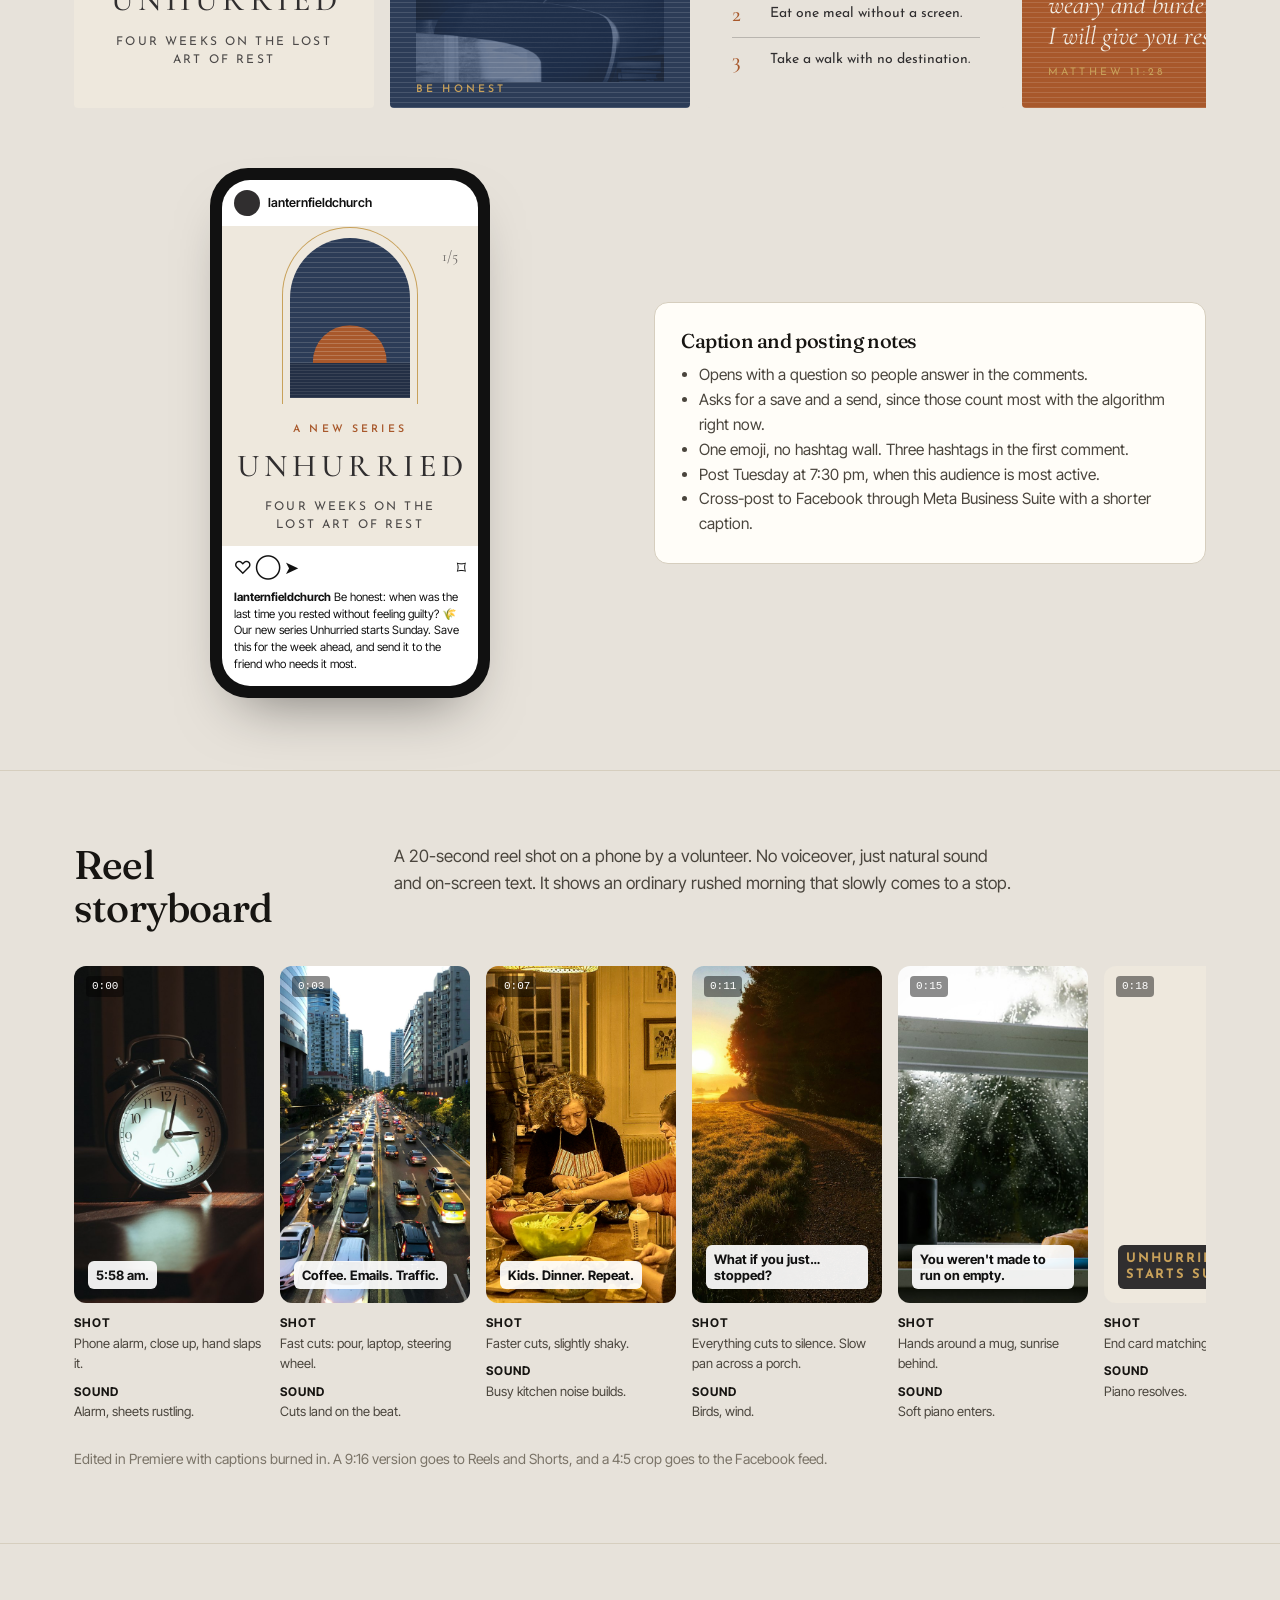
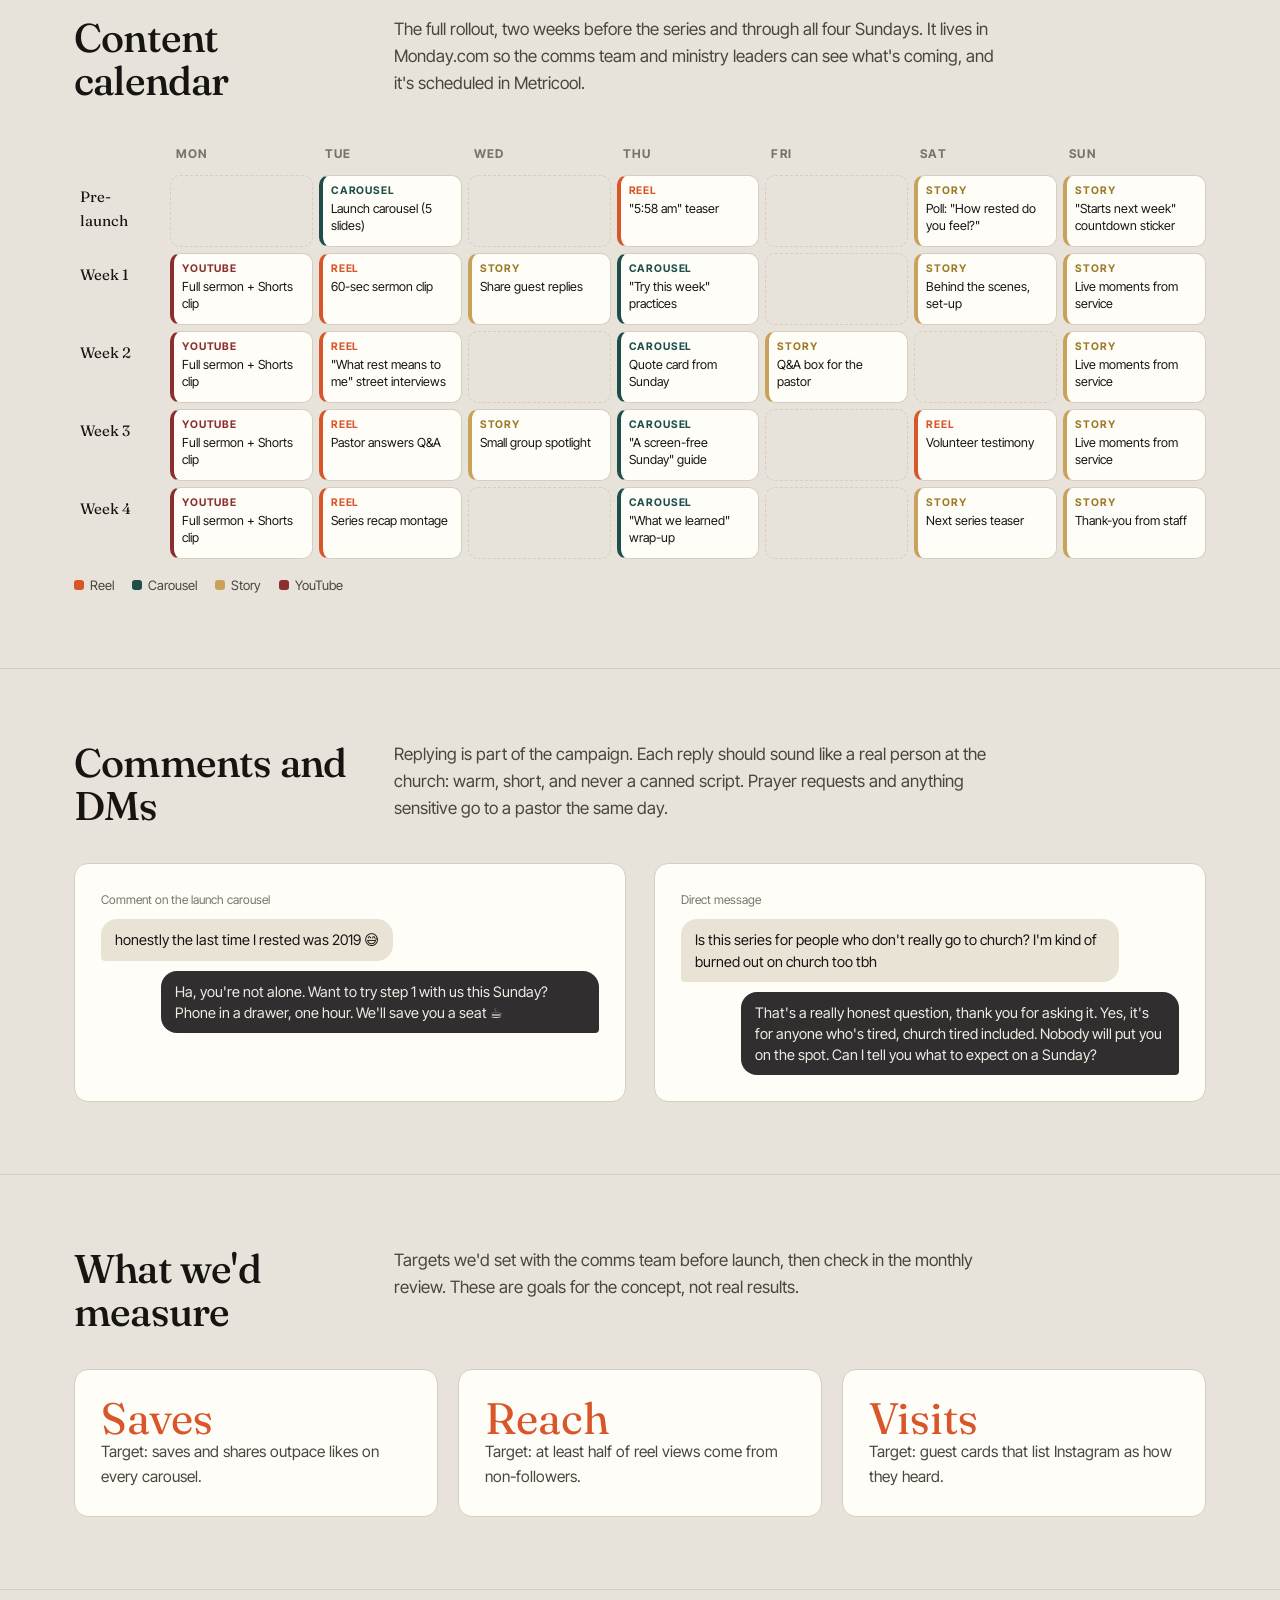
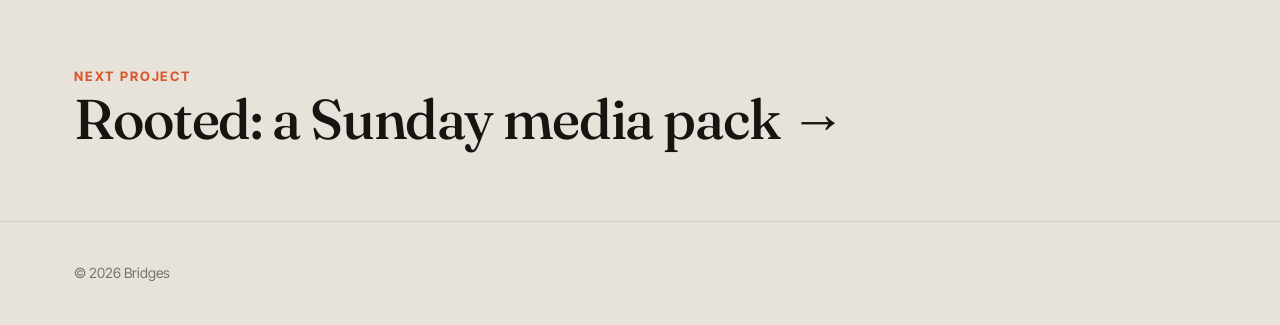
<file: unhurried.html>
<!doctype html>
<html lang="en">
<head>
<meta charset="utf-8">
<meta name="viewport" content="width=device-width, initial-scale=1">
<title>Unhurried — Bridges</title>
<link rel="preconnect" href="https://fonts.googleapis.com">
<link rel="preconnect" href="https://fonts.gstatic.com" crossorigin>
<link href="https://fonts.googleapis.com/css2?family=Fraunces:ital,opsz,wght@0,9..144,300..700;1,9..144,300..700&family=Inter+Tight:wght@400;500;600;700&family=Cormorant+Garamond:ital,wght@0,400;0,500;1,400&family=Josefin+Sans:wght@400;600&display=swap" rel="stylesheet">
<link rel="stylesheet" href="styles.css">
<style>
:root{--char:#302E2F;--gold:#C8A15A;--bone:#F1ECE3;--paper:#E7E2DA;--rust:#A8582B;--navy:#2C3C57}
.slide{width:300px;aspect-ratio:4/5;border-radius:4px;overflow:hidden;position:relative;padding:26px;display:flex;flex-direction:column;color:var(--bone);font-family:"Josefin Sans",var(--sans)}
.slide .pg{position:absolute;top:18px;right:20px;font-family:"Cormorant Garamond",Georgia,serif;font-size:15px;opacity:.7}
.slide .kick{font-size:10.5px;letter-spacing:.3em;text-transform:uppercase;font-weight:600;color:var(--gold)}
.slide h4{font-family:"Cormorant Garamond",Georgia,serif;font-weight:400;font-size:30px;line-height:1.05;letter-spacing:.04em;margin-top:auto}
.slide p{font-size:13.5px;line-height:1.5;margin-top:12px;letter-spacing:.02em}
.s1{background:#EEE8DD;color:var(--char);align-items:center;text-align:center;justify-content:center;gap:4px}
.s1 .archframe{width:120px;margin-bottom:20px}
.s1 .kick{color:var(--rust)}
.s1 h4{margin-top:6px;font-weight:500;font-size:32px;letter-spacing:.16em;text-transform:uppercase;padding-left:.16em}
.s1 p{font-size:12px;letter-spacing:.18em;text-transform:uppercase;opacity:.85}
.s2>*{position:relative}
.s2 .big{font-family:"Cormorant Garamond",Georgia,serif;font-style:italic;font-size:84px;line-height:.9;color:var(--bone);margin-top:30px}
.s2 h4{font-size:26px}
.s3{background:var(--paper);color:var(--char)}
.s3 .kick{color:var(--rust)}
.s3 ol{list-style:none;margin-top:auto}
.s3 li{display:flex;gap:12px;padding:11px 0;border-top:1px solid rgba(48,46,47,.25);font-size:14px}
.s3 li b{font-family:"Cormorant Garamond",Georgia,serif;font-weight:500;font-size:22px;width:26px;line-height:1;color:var(--rust)}
.s4 blockquote{font-family:"Cormorant Garamond",Georgia,serif;font-size:26px;line-height:1.2;margin-top:auto;font-style:italic}
.s4 cite{font-style:normal;font-size:10.5px;letter-spacing:.3em;text-transform:uppercase;margin-top:14px;display:block;color:var(--gold)}
.s5{background:var(--char);align-items:center;text-align:center}
.s5 h4{text-transform:uppercase;letter-spacing:.14em;font-size:28px}
.s5 .cta{margin-top:22px;border:1px solid var(--gold);color:var(--gold);padding:11px 16px;font-size:10.5px;font-weight:600;letter-spacing:.24em;text-transform:uppercase}

.reel{width:190px;flex:none}
.frame{aspect-ratio:9/16;border-radius:12px;position:relative;overflow:hidden;color:#fff;display:flex;flex-direction:column;justify-content:flex-end;padding:14px;font-size:13px}
.frame .cap{background:rgba(255,255,255,.92);color:#111;font-weight:700;padding:6px 8px;border-radius:6px;font-size:13px;line-height:1.25;align-self:flex-start}
.frame .tc{position:absolute;top:10px;left:12px;font-size:11px;font-family:ui-monospace,Menlo,monospace;background:rgba(0,0,0,.45);padding:2px 6px;border-radius:4px}
.frame .scene{position:absolute;inset:0}
.reel dl{font-size:13px;margin-top:10px;color:var(--ink-2)}
.reel dt{font-weight:700;color:var(--ink);font-size:12px;letter-spacing:.08em;text-transform:uppercase;margin-top:8px}

.cal{display:grid;grid-template-columns:90px repeat(7,1fr);gap:6px;min-width:860px}
.cal .h{font-size:12px;font-weight:700;letter-spacing:.1em;text-transform:uppercase;color:var(--muted);padding:6px}
.cal .wk{font-family:var(--serif);font-size:15px;padding:10px 6px}
.cal .c{background:var(--white);border:1px solid var(--line);border-radius:10px;padding:8px;font-size:12.5px;line-height:1.35;min-height:72px}
.cal .c i{display:block;font-style:normal;font-size:10.5px;font-weight:700;letter-spacing:.08em;text-transform:uppercase;margin-bottom:3px}
.c.reel-c{border-left:4px solid var(--ember)} .c.reel-c i{color:var(--ember)}
.c.car{border-left:4px solid var(--teal)} .c.car i{color:var(--teal)}
.c.story{border-left:4px solid var(--gold)} .c.story i{color:#9C7A26}
.c.yt{border-left:4px solid #8B2E2E} .c.yt i{color:#8B2E2E}
.c.empty{background:transparent;border-style:dashed}
.legend{display:flex;gap:18px;flex-wrap:wrap;font-size:13px;margin-top:16px;color:var(--ink-2)}
.legend span::before{content:"";display:inline-block;width:10px;height:10px;border-radius:3px;margin-right:6px;background:var(--c)}

.chat{display:flex;flex-direction:column;gap:10px}
.bub{max-width:88%;padding:10px 14px;border-radius:16px;font-size:14.5px;line-height:1.45}
.bub.them{background:var(--paper-2);align-self:flex-start;border-bottom-left-radius:4px}
.bub.us{background:var(--char);color:var(--bone);align-self:flex-end;border-bottom-right-radius:4px}
.who{font-size:12px;color:var(--muted)}
.kpi{font-family:var(--serif);font-size:44px;color:var(--ember);line-height:1}
</style>
</head>
<body>
<nav class="nav"><div class="wrap"><a class="logo" href="index.html"><span class="logo-mark"></span>Bridges</a><ul class="nav-links"><li><a href="index.html" class="on">Social Media</a></li><li><a href="web.html">Websites</a></li><li><a href="logos.html">Logos</a></li><li><a href="ai.html">AI Consulting</a></li><li><a href="contact.html">Contact</a></li></ul><a class="btn" href="index.html#packages">See packages</a></div></nav>

<header class="case-hero">
  <div class="wrap">
    <a class="back" href="index.html#work">← All work</a>
    <div class="eyebrow" style="margin-top:28px">Social campaign</div>
    <h1>Unhurried</h1>
    <p class="lede">A four-week social rollout for a sermon series on Sabbath rest. The goal was to reach people in their 20s and 30s who feel worn out, and give them one honest reason to show up on Sunday.</p>
    <span class="concept-badge">Concept project</span>
    <div class="meta">
      <div><span>Client</span>Lanternfield Church</div>
      <div><span>Platforms</span>Instagram, Facebook, YouTube</div>
      <div><span>Deliverables</span>Carousels, reels, stories, calendar</div>
      <div><span>Timeline</span>2 weeks prep · 4-week series</div>
    </div>
  </div>
</header>

<section class="block">
  <div class="wrap">
    <div class="block-head"><h2>The idea</h2><p>Most church promo shouts. This one slows down. Every piece uses a classic, sacred look: warm linen paper, an arched window with a sun rising through engraved lines in rust and navy, wide-spaced serif capitals and a thin gold outline. Lots of empty space and short lines of text make the feed itself feel like a deep breath. The voice is plain and a little honest about how tired everyone is.</p></div>
    <div class="three">
      <div class="panel"><h3>Who it's for</h3><p>Young adults and young parents who are busy, burned out, and skeptical of anything that feels like a sales pitch.</p></div>
      <div class="panel"><h3>What it says</h3><p>"You weren't made to run on empty." Rest is a gift from God, not a reward you earn.</p></div>
      <div class="panel"><h3>What success looks like</h3><p>More saves and shares than likes, first-time guest cards that mention Instagram, and replies that start real conversations.</p></div>
    </div>
  </div>
</section>

<section class="block">
  <div class="wrap">
    <div class="block-head"><h2>Launch carousel</h2><p>Five slides built to be saved and sent to a friend. The first slide makes people stop, the middle slides give them something useful, and the last one invites them in. Swipe to see all five.</p></div>
    <div class="scroller">
      <div class="slide s1"><span class="pg">1/5</span><div class="archframe"><span class="ring"></span><div class="archwin"></div></div><span class="kick">A new series</span><h4>Unhurried</h4><p>Four weeks on the lost art of rest</p></div>
      <div class="slide s2 engr navy"><img class="ph" src="img/tired.jpg" alt="" style="opacity:.35;mix-blend-mode:luminosity"><span class="pg" style="z-index:1">2/5</span><span class="kick">Be honest</span><div class="big">Tired?</div><p>Not just sleepy. Tired in a way a nap doesn't fix.</p><h4 style="font-size:26px">You weren't made to run on empty.</h4></div>
      <div class="slide s3"><span class="pg">3/5</span><span class="kick">Try this week</span><ol><li><b>1</b>Put your phone in a drawer for one hour on Sunday.</li><li><b>2</b>Eat one meal without a screen.</li><li><b>3</b>Take a walk with no destination.</li></ol></div>
      <div class="slide s4 engr rust"><span class="pg">4/5</span><span class="kick">Why it matters</span><blockquote>"Come to me, all who are weary and burdened, and I will give you rest."</blockquote><cite>Matthew 11:28</cite></div>
      <div class="slide s5"><span class="pg">5/5</span><span class="kick">Starts this Sunday</span><h4 style="margin-top:auto">Come rest with us</h4><p>Sundays at 9 &amp; 11</p><div class="cta">Plan your visit</div></div>
    </div>

    <div class="two" style="margin-top:48px;align-items:center">
      <div style="display:flex;justify-content:center">
        <div class="phone"><div class="phone-screen">
          <div class="ig-top"><span class="ig-av" style="background:var(--char)"></span>lanternfieldchurch</div>
          <div class="slide s1" style="width:100%;border-radius:0"><span class="pg">1/5</span><div class="archframe"><span class="ring"></span><div class="archwin"></div></div><span class="kick">A new series</span><h4>Unhurried</h4><p>Four weeks on the lost art of rest</p></div>
          <div class="ig-actions">♡ ◯ ➤ <span style="margin-left:auto">⌑</span></div>
          <div class="ig-cap"><b>lanternfieldchurch</b> Be honest: when was the last time you rested without feeling guilty? 🌾 Our new series Unhurried starts Sunday. Save this for the week ahead, and send it to the friend who needs it most.</div>
        </div></div>
      </div>
      <div class="panel">
        <h3>Caption and posting notes</h3>
        <ul>
          <li>Opens with a question so people answer in the comments.</li>
          <li>Asks for a save and a send, since those count most with the algorithm right now.</li>
          <li>One emoji, no hashtag wall. Three hashtags in the first comment.</li>
          <li>Post Tuesday at 7:30 pm, when this audience is most active.</li>
          <li>Cross-post to Facebook through Meta Business Suite with a shorter caption.</li>
        </ul>
      </div>
    </div>
  </div>
</section>

<section class="block">
  <div class="wrap">
    <div class="block-head"><h2>Reel storyboard</h2><p>A 20-second reel shot on a phone by a volunteer. No voiceover, just natural sound and on-screen text. It shows an ordinary rushed morning that slowly comes to a stop.</p></div>
    <div class="scroller">
      <div class="reel"><div class="frame"><img class="scene ph" src="img/alarm.jpg" alt=""><span class="tc">0:00</span><span class="cap" style="position:relative">5:58 am.</span></div><dl><dt>Shot</dt><dd>Phone alarm, close up, hand slaps it.</dd><dt>Sound</dt><dd>Alarm, sheets rustling.</dd></dl></div>
      <div class="reel"><div class="frame"><img class="scene ph" src="img/traffic.jpg" alt=""><span class="tc">0:03</span><span class="cap" style="position:relative">Coffee. Emails. Traffic.</span></div><dl><dt>Shot</dt><dd>Fast cuts: pour, laptop, steering wheel.</dd><dt>Sound</dt><dd>Cuts land on the beat.</dd></dl></div>
      <div class="reel"><div class="frame"><img class="scene ph" src="img/dinner.jpg" alt=""><span class="tc">0:07</span><span class="cap" style="position:relative">Kids. Dinner. Repeat.</span></div><dl><dt>Shot</dt><dd>Faster cuts, slightly shaky.</dd><dt>Sound</dt><dd>Busy kitchen noise builds.</dd></dl></div>
      <div class="reel"><div class="frame"><img class="scene ph" src="img/path.jpg" alt=""><span class="tc">0:11</span><span class="cap" style="position:relative">What if you just… stopped?</span></div><dl><dt>Shot</dt><dd>Everything cuts to silence. Slow pan across a porch.</dd><dt>Sound</dt><dd>Birds, wind.</dd></dl></div>
      <div class="reel"><div class="frame"><img class="scene ph" src="img/sunrisecup.jpg" alt=""><span class="tc">0:15</span><span class="cap" style="position:relative">You weren't made to run on empty.</span></div><dl><dt>Shot</dt><dd>Hands around a mug, sunrise behind.</dd><dt>Sound</dt><dd>Soft piano enters.</dd></dl></div>
      <div class="reel"><div class="frame"><div class="scene" style="background:#EEE8DD"></div><span class="tc">0:18</span><span class="cap" style="position:relative;background:var(--char);color:var(--gold);letter-spacing:.14em;text-transform:uppercase;font-family:'Josefin Sans',sans-serif">Unhurried · Starts Sunday</span></div><dl><dt>Shot</dt><dd>End card matching the carousel.</dd><dt>Sound</dt><dd>Piano resolves.</dd></dl></div>
    </div>
    <p class="note">Edited in Premiere with captions burned in. A 9:16 version goes to Reels and Shorts, and a 4:5 crop goes to the Facebook feed.</p>
  </div>
</section>

<section class="block">
  <div class="wrap">
    <div class="block-head"><h2>Content calendar</h2><p>The full rollout, two weeks before the series and through all four Sundays. It lives in Monday.com so the comms team and ministry leaders can see what's coming, and it's scheduled in Metricool.</p></div>
    <div style="overflow-x:auto">
    <div class="cal">
      <div></div><div class="h">Mon</div><div class="h">Tue</div><div class="h">Wed</div><div class="h">Thu</div><div class="h">Fri</div><div class="h">Sat</div><div class="h">Sun</div>
      <div class="wk">Pre-launch</div>
      <div class="c empty"></div><div class="c car"><i>Carousel</i>Launch carousel (5 slides)</div><div class="c empty"></div><div class="c reel-c"><i>Reel</i>"5:58 am" teaser</div><div class="c empty"></div><div class="c story"><i>Story</i>Poll: "How rested do you feel?"</div><div class="c story"><i>Story</i>"Starts next week" countdown sticker</div>
      <div class="wk">Week 1</div>
      <div class="c yt"><i>YouTube</i>Full sermon + Shorts clip</div><div class="c reel-c"><i>Reel</i>60-sec sermon clip</div><div class="c story"><i>Story</i>Share guest replies</div><div class="c car"><i>Carousel</i>"Try this week" practices</div><div class="c empty"></div><div class="c story"><i>Story</i>Behind the scenes, set-up</div><div class="c story"><i>Story</i>Live moments from service</div>
      <div class="wk">Week 2</div>
      <div class="c yt"><i>YouTube</i>Full sermon + Shorts clip</div><div class="c reel-c"><i>Reel</i>"What rest means to me" street interviews</div><div class="c empty"></div><div class="c car"><i>Carousel</i>Quote card from Sunday</div><div class="c story"><i>Story</i>Q&amp;A box for the pastor</div><div class="c empty"></div><div class="c story"><i>Story</i>Live moments from service</div>
      <div class="wk">Week 3</div>
      <div class="c yt"><i>YouTube</i>Full sermon + Shorts clip</div><div class="c reel-c"><i>Reel</i>Pastor answers Q&amp;A</div><div class="c story"><i>Story</i>Small group spotlight</div><div class="c car"><i>Carousel</i>"A screen-free Sunday" guide</div><div class="c empty"></div><div class="c reel-c"><i>Reel</i>Volunteer testimony</div><div class="c story"><i>Story</i>Live moments from service</div>
      <div class="wk">Week 4</div>
      <div class="c yt"><i>YouTube</i>Full sermon + Shorts clip</div><div class="c reel-c"><i>Reel</i>Series recap montage</div><div class="c empty"></div><div class="c car"><i>Carousel</i>"What we learned" wrap-up</div><div class="c empty"></div><div class="c story"><i>Story</i>Next series teaser</div><div class="c story"><i>Story</i>Thank-you from staff</div>
    </div>
    </div>
    <div class="legend"><span style="--c:var(--ember)">Reel</span><span style="--c:var(--teal)">Carousel</span><span style="--c:var(--gold)">Story</span><span style="--c:#8B2E2E">YouTube</span></div>
  </div>
</section>

<section class="block">
  <div class="wrap">
    <div class="block-head"><h2>Comments and DMs</h2><p>Replying is part of the campaign. Each reply should sound like a real person at the church: warm, short, and never a canned script. Prayer requests and anything sensitive go to a pastor the same day.</p></div>
    <div class="two">
      <div class="panel chat">
        <span class="who">Comment on the launch carousel</span>
        <div class="bub them">honestly the last time I rested was 2019 😅</div>
        <div class="bub us">Ha, you're not alone. Want to try step 1 with us this Sunday? Phone in a drawer, one hour. We'll save you a seat ☕</div>
      </div>
      <div class="panel chat">
        <span class="who">Direct message</span>
        <div class="bub them">Is this series for people who don't really go to church? I'm kind of burned out on church too tbh</div>
        <div class="bub us">That's a really honest question, thank you for asking it. Yes, it's for anyone who's tired, church tired included. Nobody will put you on the spot. Can I tell you what to expect on a Sunday?</div>
      </div>
    </div>
  </div>
</section>

<section class="block">
  <div class="wrap">
    <div class="block-head"><h2>What we'd measure</h2><p>Targets we'd set with the comms team before launch, then check in the monthly review. These are goals for the concept, not real results.</p></div>
    <div class="three">
      <div class="panel"><div class="kpi">Saves</div><p>Target: saves and shares outpace likes on every carousel.</p></div>
      <div class="panel"><div class="kpi">Reach</div><p>Target: at least half of reel views come from non-followers.</p></div>
      <div class="panel"><div class="kpi">Visits</div><p>Target: guest cards that list Instagram as how they heard.</p></div>
    </div>
  </div>
</section>

<div class="next-case"><div class="wrap"><a href="rooted.html"><div><span class="eyebrow">Next project</span><h2>Rooted: a Sunday media pack →</h2></div></a></div></div>
<footer><div class="wrap"><span>© 2026 Bridges</span></div></footer>
<script>(function(){try{history.scrollRestoration="manual"}catch(e){}function top(){if(!location.hash)window.scrollTo(0,0)}top();setTimeout(top,80);addEventListener("load",function(){top();setTimeout(top,80)});addEventListener("pageshow",top);})();</script>
<!-- Book a consultation floating button (direct Calendly link) -->
<style>
.book-fab{position:fixed;right:24px;bottom:24px;z-index:9999;display:inline-flex;align-items:center;gap:10px;padding:16px 24px 16px 20px;border-radius:999px;background:#D9562B;color:#fff;font:700 16px/1 "Inter Tight",system-ui,-apple-system,sans-serif;text-decoration:none;box-shadow:0 10px 30px rgba(23,21,18,.35);border:2px solid #fff;transition:transform .2s ease,background .2s ease}
.book-fab:hover{background:#B3401B;transform:translateY(-2px)}
.book-fab:focus-visible{outline:3px solid #C9A24A;outline-offset:3px}
.book-fab svg{width:20px;height:20px;flex:none}
@media (max-width:600px){.book-fab{right:14px;bottom:14px;padding:13px 18px 13px 15px;font-size:15px}}
@media print{.book-fab{display:none}}
</style>
<a class="book-fab" href="https://calendly.com/bridgesmedia-proton/free-20-minute-discovery-call" target="_blank" rel="noopener" aria-label="Book a free 20-minute consultation on Calendly (opens in a new tab)">
<svg viewBox="0 0 24 24" fill="none" stroke="currentColor" stroke-width="2" stroke-linecap="round" stroke-linejoin="round" aria-hidden="true"><rect x="3" y="4.5" width="18" height="16" rx="2.5"/><path d="M8 2.5v4M16 2.5v4M3 9.5h18"/><path d="M9 15l2 2 4-4"/></svg>Book a free consultation</a>
</body>
</html>
</file>
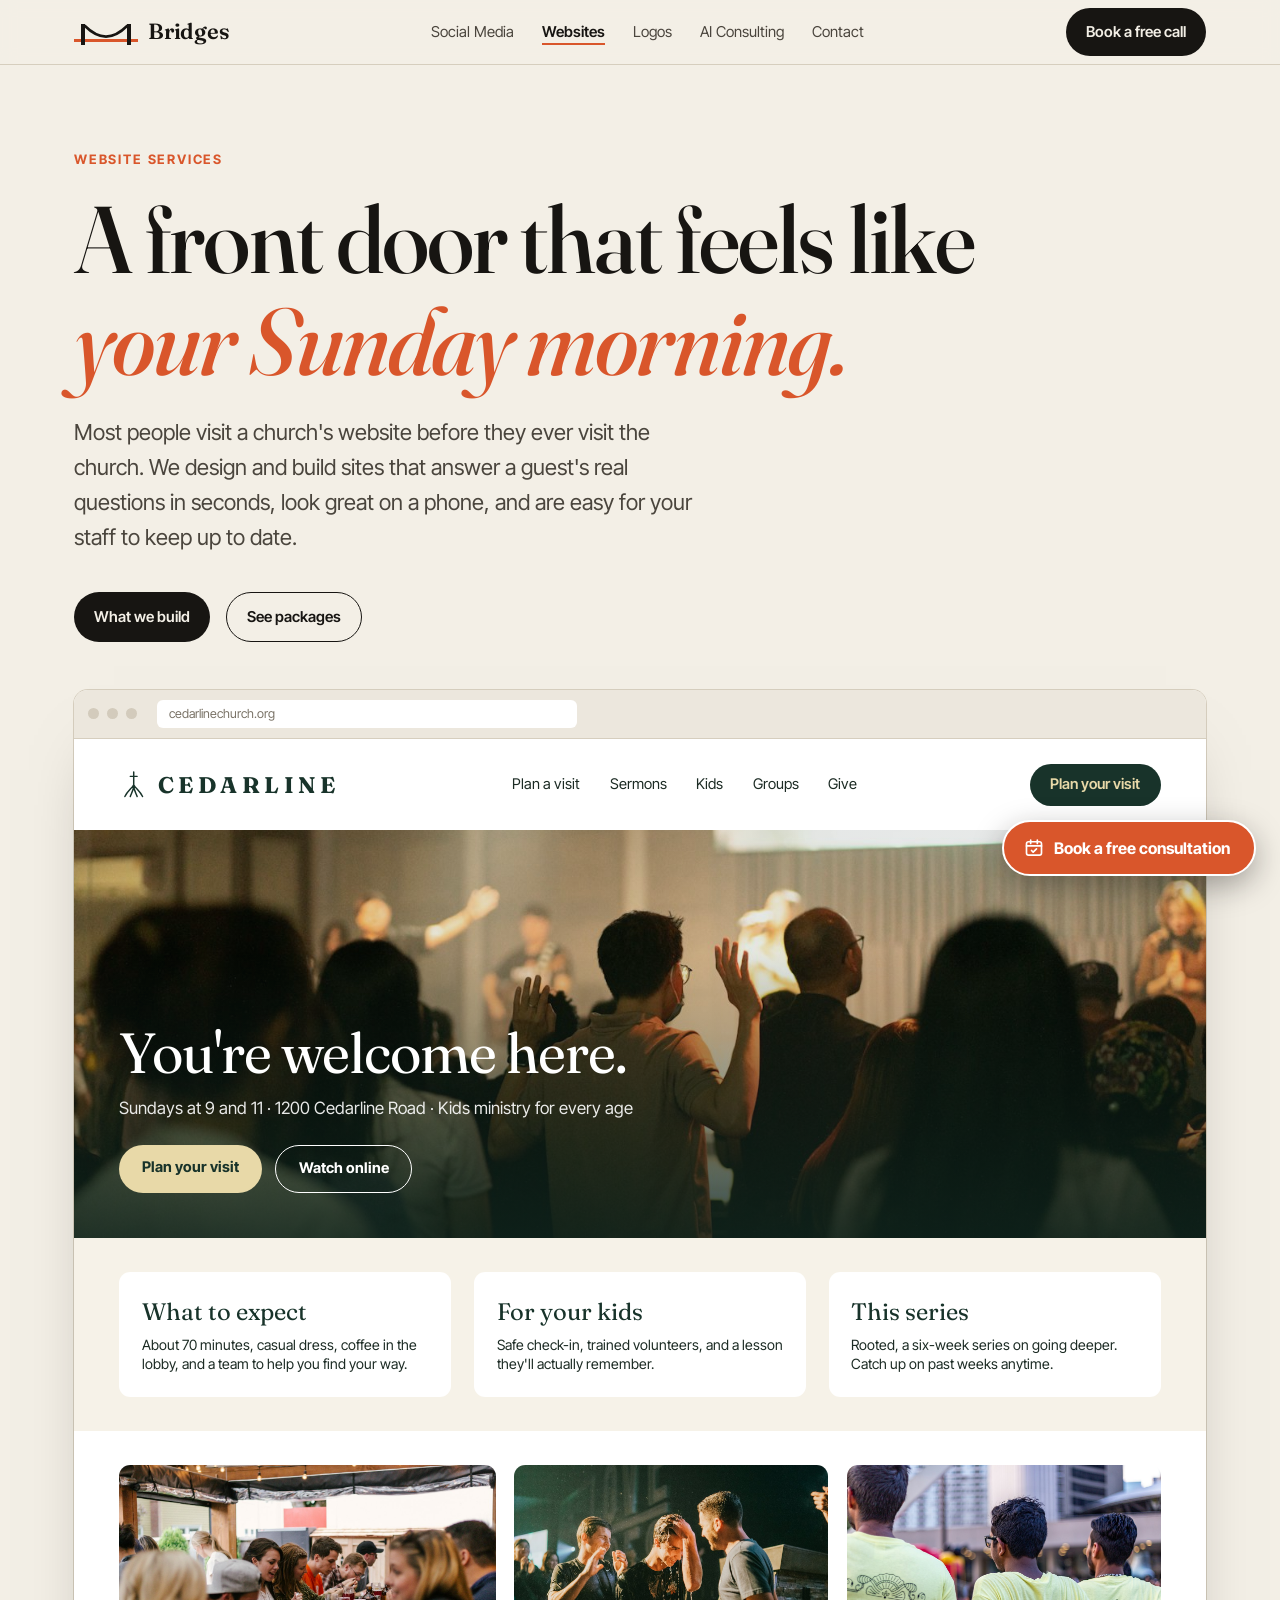
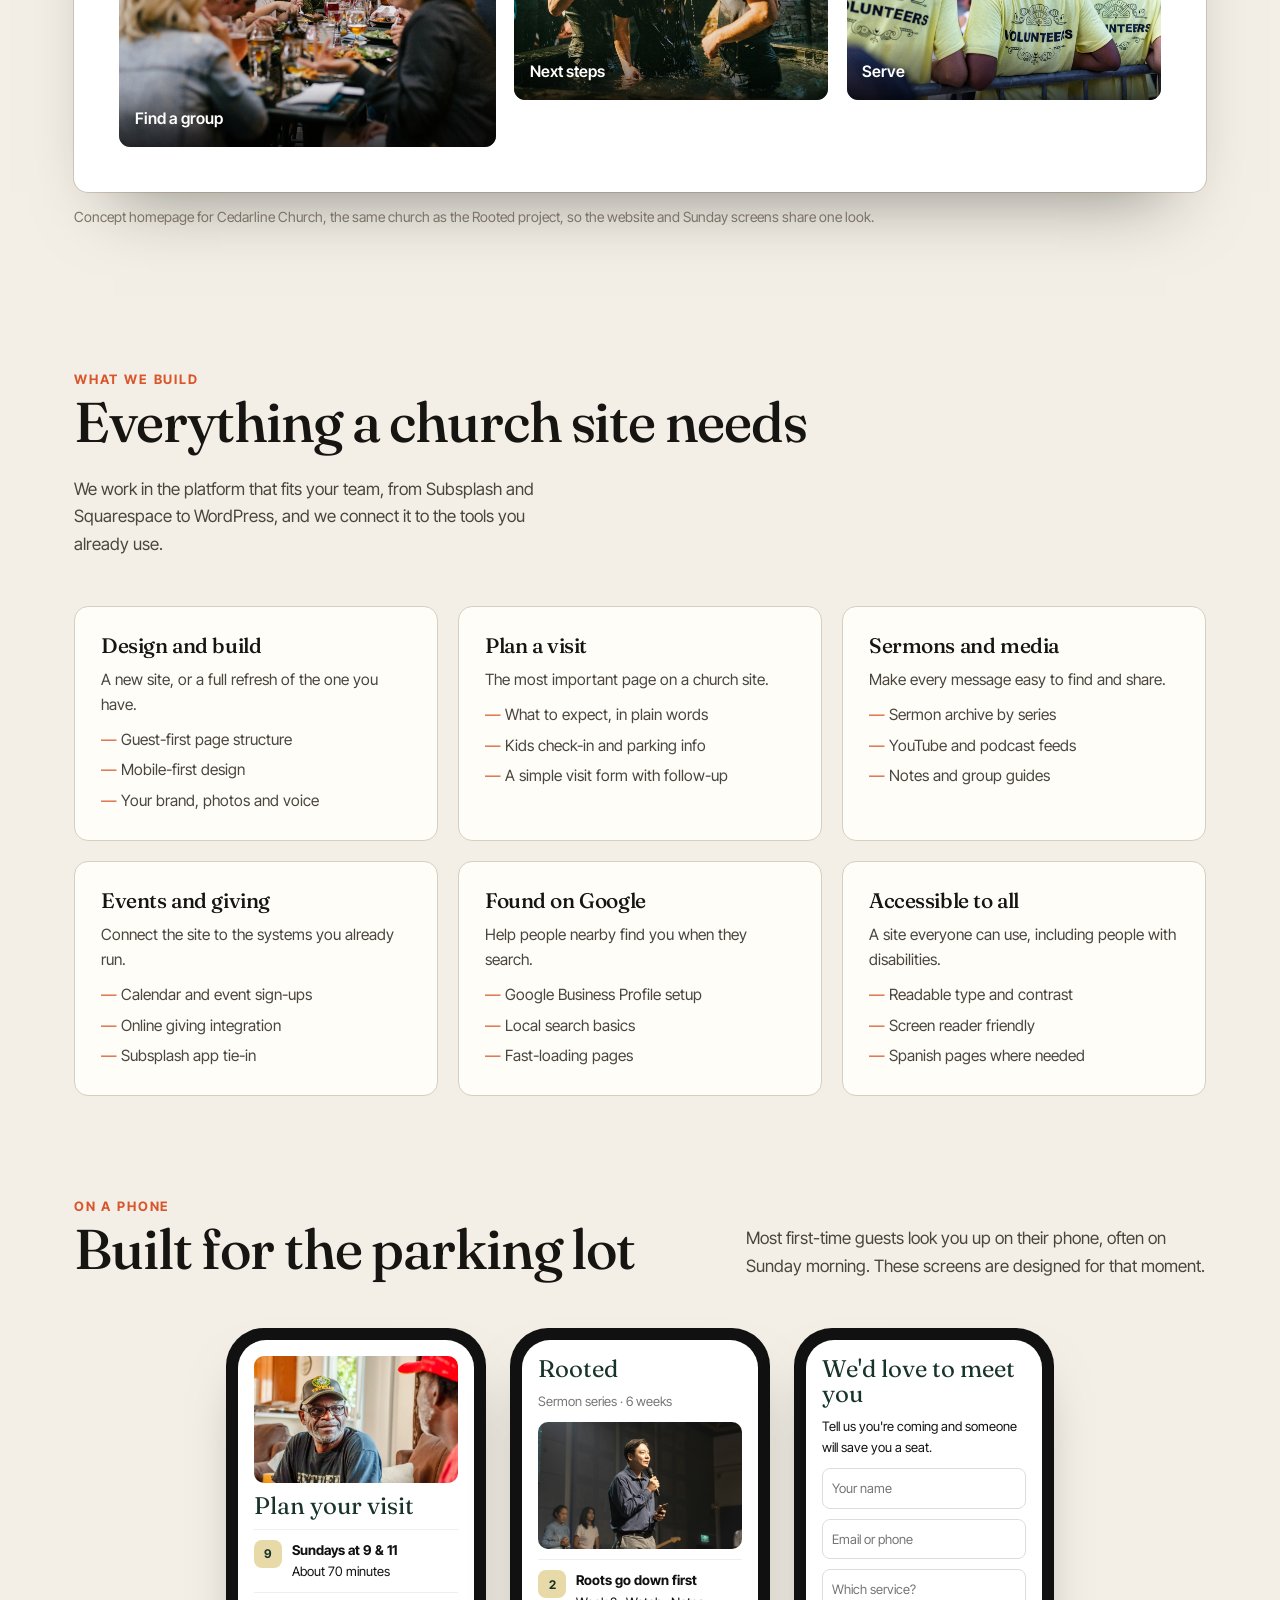
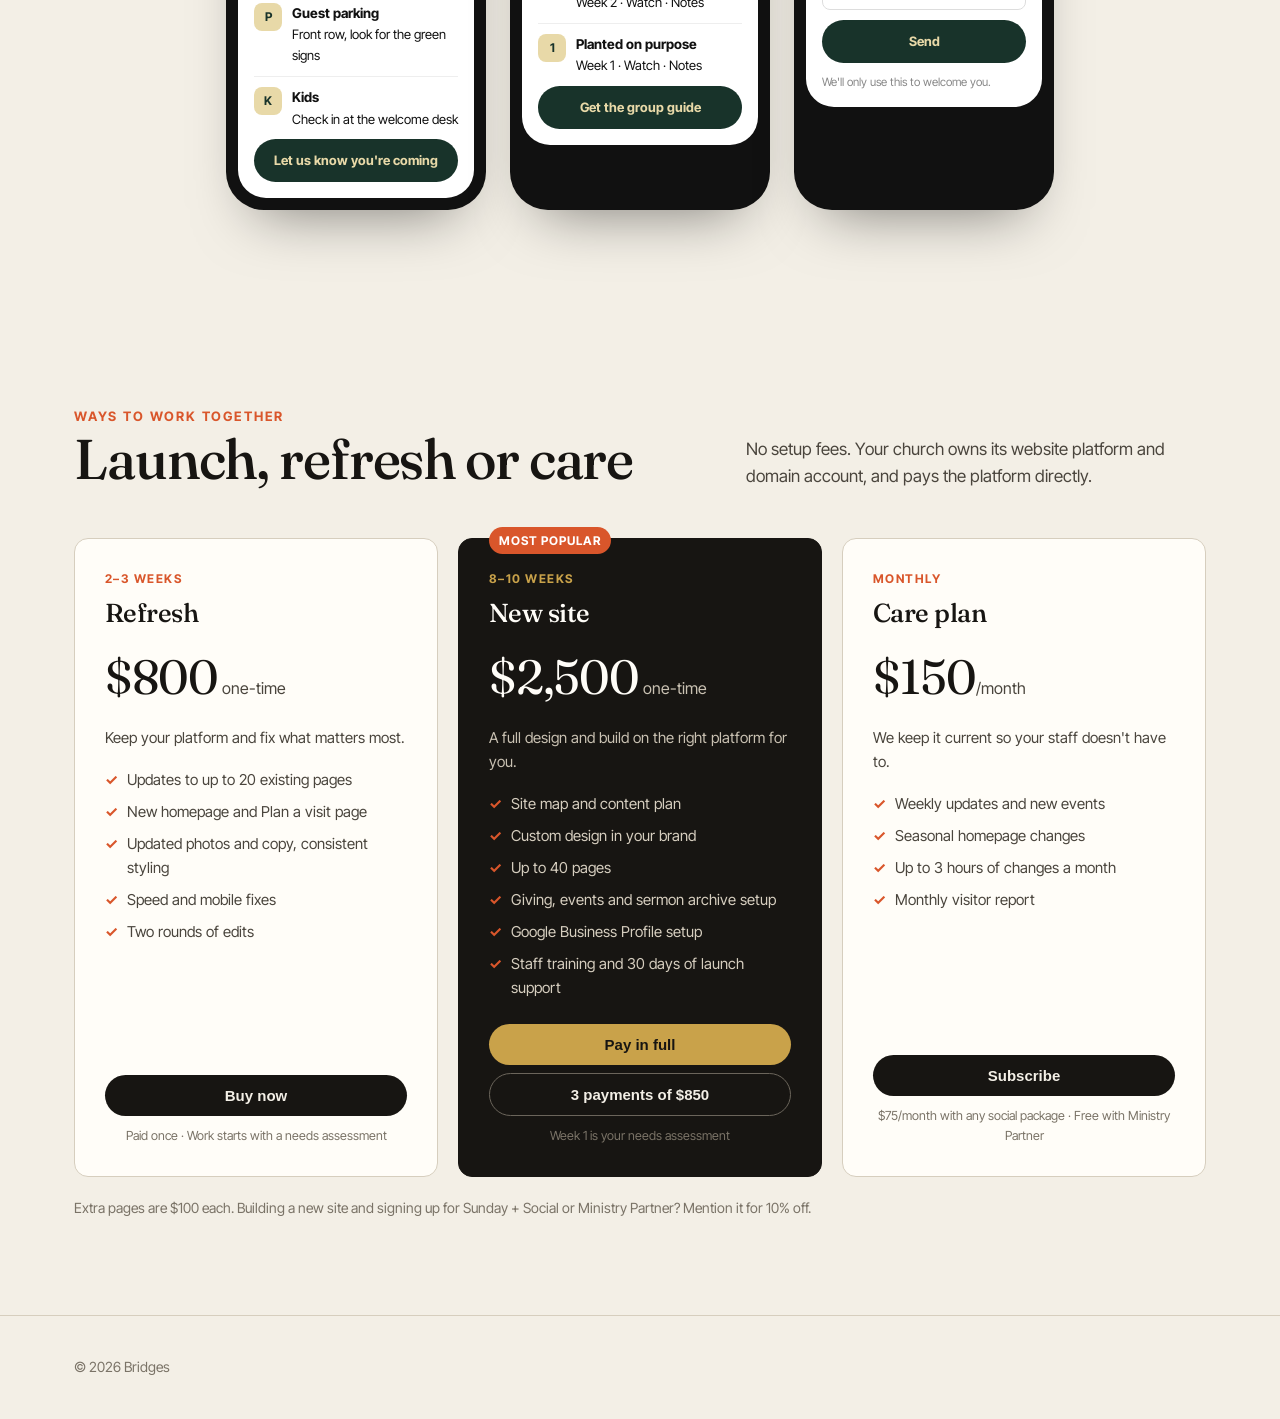
<file: web.html>
<!doctype html>
<html lang="en">
<head>
<meta charset="utf-8">
<meta name="viewport" content="width=device-width, initial-scale=1">
<title>Websites — Bridges</title>
<meta name="description" content="Church websites built for first-time guests: design, launch and care.">
<link rel="preconnect" href="https://fonts.googleapis.com">
<link rel="preconnect" href="https://fonts.gstatic.com" crossorigin>
<link href="https://fonts.googleapis.com/css2?family=Fraunces:ital,opsz,wght@0,9..144,300..700;1,9..144,300..700&family=Inter+Tight:wght@400;500;600;700&family=Cormorant+Garamond:wght@400;500&family=Josefin+Sans:wght@400;600&family=Anton&family=Instrument+Serif:ital@0;1&family=Archivo+Black&family=IBM+Plex+Mono:wght@400;600&family=Bricolage+Grotesque:opsz,wght@12..96,800&family=Shrikhand&display=swap" rel="stylesheet">
<link rel="stylesheet" href="styles.css">
<style>
.w-hero{padding:80px 0 40px}
.w-hero h1{margin:16px 0 22px;max-width:960px}
.browser{background:#fff;border-radius:14px;box-shadow:0 40px 70px -40px rgba(23,21,18,.5),0 0 0 1px var(--line);overflow:hidden;margin-top:48px}
.browser .bar{display:flex;align-items:center;gap:8px;padding:10px 14px;background:#ECE7DD;border-bottom:1px solid var(--line)}
.browser .bar i{width:11px;height:11px;border-radius:50%;background:#D3CBBC}
.browser .bar span{margin-left:12px;flex:1;max-width:420px;background:#fff;border-radius:6px;padding:4px 12px;font-size:12.5px;color:var(--muted)}
.site{container-type:inline-size;font-family:"Inter Tight",var(--sans);color:#1C2B24}
.site .snav{display:flex;justify-content:space-between;align-items:center;padding:2.2cqw 4cqw;font-size:1.3cqw}
.site .snav .cm{width:2.6cqw;height:2.6cqw}
.site .snav b{font-family:var(--serif);font-size:2cqw;letter-spacing:.2em;color:#18332A}
.site .snav nav{display:flex;gap:2.6cqw}
.site .snav .cta{background:#18332A;color:#E8D9A8;padding:.8cqw 1.8cqw;border-radius:99px;font-weight:600}
.site .shero{position:relative;height:36cqw;display:flex;align-items:flex-end;padding:4cqw;color:#fff}
.site .shero img{position:absolute;inset:0;width:100%;height:100%;object-fit:cover}
.site .shero::after{content:"";position:absolute;inset:0;background:linear-gradient(0deg,rgba(15,36,29,.85),rgba(15,36,29,.1) 70%)}
.site .shero div{position:relative;z-index:1;max-width:60%}
.site .shero h2{font-family:var(--serif);font-weight:400;font-size:5cqw;line-height:1}
.site .shero p{font-size:1.5cqw;margin-top:1.2cqw;opacity:.9}
.site .shero .btns{display:flex;gap:1.2cqw;margin-top:2cqw}
.site .shero .btns span{background:#E8D9A8;color:#18332A;font-weight:700;font-size:1.3cqw;padding:1cqw 2cqw;border-radius:99px}
.site .shero .btns span+span{background:transparent;color:#fff;border:.15cqw solid #fff}
.site .strip{display:grid;grid-template-columns:repeat(3,1fr);gap:2cqw;padding:3cqw 4cqw;background:#F6F2E8}
.site .strip div{background:#fff;border-radius:1cqw;padding:2cqw;font-size:1.25cqw;line-height:1.4}
.site .strip b{display:block;font-family:var(--serif);font-weight:400;font-size:2.1cqw;color:#18332A;margin-bottom:.6cqw}
.site .tiles{display:grid;grid-template-columns:1.2fr 1fr 1fr;gap:1.6cqw;padding:3cqw 4cqw 4cqw}
.site .tiles figure{position:relative;border-radius:1cqw;overflow:hidden;aspect-ratio:4/3}
.site .tiles img{width:100%;height:100%;object-fit:cover}
.site .tiles figcaption{position:absolute;left:0;right:0;bottom:0;padding:1.4cqw;color:#fff;font-size:1.4cqw;font-weight:600;background:linear-gradient(transparent,rgba(0,0,0,.7))}
.wsvc{display:grid;grid-template-columns:repeat(3,1fr);gap:20px}
.wsvc .panel h3{font-size:21px}.wsvc .panel ul{list-style:none;padding:0;margin-top:10px;display:grid;gap:6px}.wsvc .panel li::before{content:"— ";color:var(--ember)}
@media (max-width:900px){.wsvc{grid-template-columns:1fr 1fr}}@media (max-width:560px){.wsvc{grid-template-columns:1fr}}
.mob{display:flex;gap:24px;flex-wrap:wrap;justify-content:center}
.mob .phone{width:260px}
.ps{padding:16px;font-size:13px;display:grid;gap:10px;font-family:"Inter Tight",var(--sans)}
.ps h4{font-family:var(--serif);font-weight:400;font-size:24px;color:#18332A;line-height:1.05}
.ps .row{display:flex;gap:10px;align-items:flex-start;border-top:1px solid #eee;padding-top:10px}
.ps .row b{display:block;font-size:13.5px}
.ps .ico{width:28px;height:28px;border-radius:8px;background:#E8D9A8;flex:none;display:grid;place-items:center;font-weight:700;color:#18332A;font-size:12px}
.ps .btn2{background:#18332A;color:#E8D9A8;text-align:center;padding:11px;border-radius:99px;font-weight:700}
.ps img{width:100%;aspect-ratio:16/10;object-fit:cover;border-radius:10px}
.ps input{width:100%;border:1px solid #ddd;border-radius:8px;padding:9px;font:inherit}
.score{display:grid;grid-template-columns:repeat(4,1fr);gap:16px}
.score div{background:var(--white);border:1px solid var(--line);border-radius:var(--r);padding:20px;text-align:center}
.score b{display:block;font-family:var(--serif);font-weight:400;font-size:44px;color:var(--teal);line-height:1}
.score span{font-size:14px;color:var(--ink-2)}
@media (max-width:700px){.score{grid-template-columns:1fr 1fr}}
@media (max-width:640px){.site .snav nav{display:none}.site .snav{font-size:2.6cqw}.site .snav .cm{width:2.6cqw;height:2.6cqw}
.site .snav b{font-size:3.4cqw}.site .snav .cta{font-size:2.4cqw}.site .shero{height:60cqw}.site .shero div{max-width:90%}.site .shero h2{font-size:8cqw}.site .shero p{font-size:3cqw}.site .shero .btns span{font-size:2.6cqw}.site .strip{grid-template-columns:1fr}.site .strip div{font-size:3cqw}.site .strip b{font-size:4.4cqw}.site .tiles{grid-template-columns:1fr 1fr}.site .tiles figure:first-child{grid-column:1/-1}.site .tiles figcaption{font-size:3cqw}}
.plans{display:grid;grid-template-columns:repeat(3,1fr);gap:20px;align-items:stretch}
.plan{background:var(--white);border:1px solid var(--line);border-radius:var(--r);padding:30px;display:flex;flex-direction:column;gap:10px;position:relative}
.plan.feat{background:var(--ink);color:var(--paper);border-color:var(--ink)}
.plan .pop{position:absolute;top:-12px;left:30px;background:var(--ember);color:#fff;font-size:12px;font-weight:700;letter-spacing:.08em;text-transform:uppercase;padding:4px 10px;border-radius:99px}
.plan .len{font-size:12px;font-weight:700;letter-spacing:.12em;text-transform:uppercase;color:var(--ember)}.plan.feat .len{color:var(--gold)}
.plan h3{font-size:26px}.plan.feat h3{color:var(--white)}
.plan .price{font-size:16px;color:var(--ink-2)}.plan.feat .price{color:#C9C1B2}
.plan .price b{font-family:var(--serif);font-weight:400;font-size:48px;color:var(--ink);letter-spacing:-.02em}.plan.feat .price b{color:var(--white)}
.plan ul{list-style:none;display:grid;align-content:start;gap:8px;margin:8px 0 14px;font-size:15px;color:var(--ink-2);flex:1}.plan.feat ul{color:#D6CEBF}
.plan li{padding-left:22px;position:relative}.plan li::before{content:"✓";position:absolute;left:0;color:var(--ember);font-weight:700}
.plan .btn{justify-content:center}.plan.feat .btn{background:var(--gold);color:var(--ink)}.plan.feat .btn:hover{background:var(--white)}
.plan .small{font-size:12.5px;color:var(--muted);text-align:center}
@media (max-width:900px){.plans{grid-template-columns:1fr}}
.toast{position:fixed;left:50%;bottom:max(24px,env(safe-area-inset-bottom,0px));translate:-50% 0;background:var(--ink);color:var(--paper);padding:14px 20px;border-radius:12px;font-size:15px;box-shadow:0 18px 40px -16px rgba(0,0,0,.5);z-index:100;max-width:calc(100% - 32px)}
.plan .pdesc{font-size:15px;color:var(--ink-2)}.plan.feat .pdesc{color:#C9C1B2}
.plan .btn+.btn{margin-top:-2px}
.plan.feat .btn.ghost{background:transparent;color:var(--paper);border-color:#6B655B}
</style>
</head>
<body>
<nav class="nav">
  <div class="wrap">
    <a class="logo" href="index.html"><span class="logo-mark"></span>Bridges</a>
    <ul class="nav-links"><li><a href="index.html">Social Media</a></li><li><a href="web.html" class="on">Websites</a></li><li><a href="logos.html">Logos</a></li><li><a href="ai.html">AI Consulting</a></li><li><a href="contact.html">Contact</a></li></ul>
    <a class="btn" href="contact.html#book">Book a free call</a>
  </div>
</nav>

<header class="w-hero">
  <div class="wrap">
    <span class="eyebrow">Website services</span>
    <h1>A front door that feels like <em class="ital">your Sunday morning.</em></h1>
    <p class="lede">Most people visit a church's website before they ever visit the church. We design and build sites that answer a guest's real questions in seconds, look great on a phone, and are easy for your staff to keep up to date.</p>
    <div class="hero-row"><a class="btn" href="#services">What we build</a><a class="btn ghost" href="index.html#packages">See packages</a></div>

    <div class="browser">
      <div class="bar"><i></i><i></i><i></i><span>cedarlinechurch.org</span></div>
      <div class="site">
        <div class="snav"><b style="display:flex;align-items:center;gap:.8cqw"><svg viewBox="0 0 60 60" width="28" height="28" class="cm" aria-hidden="true" style="flex:none"><path d="M30 4V30M23 13H37M30 30C26 38 18 42 12 54M30 30C34 38 42 42 48 54M30 34C29 42 25 48 23 54M30 34C31 42 35 48 37 54" stroke="#18332A" stroke-width="3" fill="none" stroke-linecap="round"/></svg>CEDARLINE</b><nav><span>Plan a visit</span><span>Sermons</span><span>Kids</span><span>Groups</span><span>Give</span></nav><span class="cta">Plan your visit</span></div>
        <div class="shero"><img src="img/worship2.jpg" alt=""><div><h2>You're welcome here.</h2><p>Sundays at 9 and 11 · 1200 Cedarline Road · Kids ministry for every age</p><div class="btns"><span>Plan your visit</span><span>Watch online</span></div></div></div>
        <div class="strip"><div><b>What to expect</b>About 70 minutes, casual dress, coffee in the lobby, and a team to help you find your way.</div><div><b>For your kids</b>Safe check-in, trained volunteers, and a lesson they'll actually remember.</div><div><b>This series</b>Rooted, a six-week series on going deeper. Catch up on past weeks anytime.</div></div>
        <div class="tiles"><figure><img src="img/nv-meal.jpg" alt=""><figcaption>Find a group</figcaption></figure><figure><img src="img/baptism.jpg" alt=""><figcaption>Next steps</figcaption></figure><figure><img src="img/volunteers.jpg" alt=""><figcaption>Serve</figcaption></figure></div>
      </div>
    </div>
    <p class="note">Concept homepage for Cedarline Church, the same church as the Rooted project, so the website and Sunday screens share one look.</p>
  </div>
</header>

<section id="services">
  <div class="wrap">
    <div class="sec-head"><div><span class="eyebrow">What we build</span><h2>Everything a church site needs</h2></div><p>We work in the platform that fits your team, from Subsplash and Squarespace to WordPress, and we connect it to the tools you already use.</p></div>
    <div class="wsvc">
      <div class="panel"><h3>Design and build</h3><p>A new site, or a full refresh of the one you have.</p><ul><li>Guest-first page structure</li><li>Mobile-first design</li><li>Your brand, photos and voice</li></ul></div>
      <div class="panel"><h3>Plan a visit</h3><p>The most important page on a church site.</p><ul><li>What to expect, in plain words</li><li>Kids check-in and parking info</li><li>A simple visit form with follow-up</li></ul></div>
      <div class="panel"><h3>Sermons and media</h3><p>Make every message easy to find and share.</p><ul><li>Sermon archive by series</li><li>YouTube and podcast feeds</li><li>Notes and group guides</li></ul></div>
      <div class="panel"><h3>Events and giving</h3><p>Connect the site to the systems you already run.</p><ul><li>Calendar and event sign-ups</li><li>Online giving integration</li><li>Subsplash app tie-in</li></ul></div>
      <div class="panel"><h3>Found on Google</h3><p>Help people nearby find you when they search.</p><ul><li>Google Business Profile setup</li><li>Local search basics</li><li>Fast-loading pages</li></ul></div>
      <div class="panel"><h3>Accessible to all</h3><p>A site everyone can use, including people with disabilities.</p><ul><li>Readable type and contrast</li><li>Screen reader friendly</li><li>Spanish pages where needed</li></ul></div>
    </div>
  </div>
</section>

<section style="padding-top:0">
  <div class="wrap">
    <div class="sec-head"><div><span class="eyebrow">On a phone</span><h2>Built for the parking lot</h2></div><p>Most first-time guests look you up on their phone, often on Sunday morning. These screens are designed for that moment.</p></div>
    <div class="mob">
      <div class="phone"><div class="phone-screen"><div class="ps"><img src="img/nv-greeter.jpg" alt=""><h4>Plan your visit</h4><div class="row"><span class="ico">9</span><div><b>Sundays at 9 &amp; 11</b>About 70 minutes</div></div><div class="row"><span class="ico">P</span><div><b>Guest parking</b>Front row, look for the green signs</div></div><div class="row"><span class="ico">K</span><div><b>Kids</b>Check in at the welcome desk</div></div><span class="btn2">Let us know you're coming</span></div></div></div>
      <div class="phone"><div class="phone-screen"><div class="ps"><h4>Rooted</h4><span style="color:#777">Sermon series · 6 weeks</span><img src="img/preach3.jpg" alt=""><div class="row"><span class="ico">2</span><div><b>Roots go down first</b>Week 2 · Watch · Notes</div></div><div class="row"><span class="ico">1</span><div><b>Planted on purpose</b>Week 1 · Watch · Notes</div></div><span class="btn2">Get the group guide</span></div></div></div>
      <div class="phone"><div class="phone-screen"><div class="ps"><h4>We'd love to meet you</h4><span>Tell us you're coming and someone will save you a seat.</span><input placeholder="Your name" aria-label="Your name"><input placeholder="Email or phone" aria-label="Email or phone"><input placeholder="Which service?" aria-label="Which service"><span class="btn2">Send</span><span style="font-size:11.5px;color:#888">We'll only use this to welcome you.</span></div></div></div>
    </div>
  </div>
</section>


<section id="packages">
  <div class="wrap">
    <div class="sec-head"><div><span class="eyebrow">Ways to work together</span><h2>Launch, refresh or care</h2></div><p>No setup fees. Your church owns its website platform and domain account, and pays the platform directly.</p></div>
    <div class="plans"><div class="plan"><span class="len">2–3 weeks</span><h3>Refresh</h3><p class="price"><b>$800</b> one-time</p><p class="pdesc">Keep your platform and fix what matters most.</p><ul><li>Updates to up to 20 existing pages</li><li>New homepage and Plan a visit page</li><li>Updated photos and copy, consistent styling</li><li>Speed and mobile fixes</li><li>Two rounds of edits</li></ul><button class="btn buy" type="button" data-plan="refresh">Buy now</button><span class="small">Paid once · Work starts with a needs assessment</span></div><div class="plan feat"><span class="pop">Most popular</span><span class="len">8–10 weeks</span><h3>New site</h3><p class="price"><b>$2,500</b> one-time</p><p class="pdesc">A full design and build on the right platform for you.</p><ul><li>Site map and content plan</li><li>Custom design in your brand</li><li>Up to 40 pages</li><li>Giving, events and sermon archive setup</li><li>Google Business Profile setup</li><li>Staff training and 30 days of launch support</li></ul><button class="btn buy" type="button" data-plan="newsite">Pay in full</button><button class="btn ghost buy" type="button" data-plan="newsite3">3 payments of $850</button><span class="small">Week 1 is your needs assessment</span></div><div class="plan"><span class="len">Monthly</span><h3>Care plan</h3><p class="price"><b>$150</b>/month</p><p class="pdesc">We keep it current so your staff doesn't have to.</p><ul><li>Weekly updates and new events</li><li>Seasonal homepage changes</li><li>Up to 3 hours of changes a month</li><li>Monthly visitor report</li></ul><button class="btn buy" type="button" data-plan="care">Subscribe</button><span class="small">$75/month with any social package · Free with Ministry Partner</span></div></div>
    <p class="note" style="margin-top:20px">Extra pages are $100 each. Building a new site and signing up for Sunday + Social or Ministry Partner? Mention it for 10% off.</p>
  </div>
</section>


<footer><div class="wrap"><span>© 2026 Bridges</span></div></footer>
<script>
(function(){
  /* Paste each Stripe Payment Link here once it exists */
  var LINKS={refresh:"https://buy.stripe.com/00w5kDfZkenM0qA0FWfrW05",newsite:"https://buy.stripe.com/00w5kDfZk93sgpyewMfrW06",newsite3:"https://buy.stripe.com/7sYcN58wSa7wb5e0FWfrW07",care:"https://buy.stripe.com/6oU00j7sOdjI3CM1K0frW08"};
  var t;function toast(msg){var d=document.querySelector('.toast');if(!d){d=document.createElement('div');d.className='toast';d.setAttribute('role','status');document.body.appendChild(d);}d.textContent=msg;d.hidden=false;clearTimeout(t);t=setTimeout(function(){d.hidden=true},4000);}
  document.querySelectorAll('.buy').forEach(function(b){b.addEventListener('click',function(){var u=LINKS[b.dataset.plan];if(u){window.location.href=u;}else{toast('Online checkout is almost ready. Please check back soon.');}});});
})();
</script>
<script>(function(){try{history.scrollRestoration="manual"}catch(e){}function top(){if(!location.hash)window.scrollTo(0,0)}top();setTimeout(top,80);addEventListener("load",function(){top();setTimeout(top,80)});addEventListener("pageshow",top);})();</script>
<!-- Book a consultation floating button (direct Calendly link) -->
<style>
.book-fab{position:fixed;right:24px;bottom:24px;z-index:9999;display:inline-flex;align-items:center;gap:10px;padding:16px 24px 16px 20px;border-radius:999px;background:#D9562B;color:#fff;font:700 16px/1 "Inter Tight",system-ui,-apple-system,sans-serif;text-decoration:none;box-shadow:0 10px 30px rgba(23,21,18,.35);border:2px solid #fff;transition:transform .2s ease,background .2s ease}
.book-fab:hover{background:#B3401B;transform:translateY(-2px)}
.book-fab:focus-visible{outline:3px solid #C9A24A;outline-offset:3px}
.book-fab svg{width:20px;height:20px;flex:none}
@media (max-width:600px){.book-fab{right:14px;bottom:14px;padding:13px 18px 13px 15px;font-size:15px}}
@media print{.book-fab{display:none}}
</style>
<a class="book-fab" href="https://calendly.com/bridgesmedia-proton/free-20-minute-discovery-call" target="_blank" rel="noopener" aria-label="Book a free 20-minute consultation on Calendly (opens in a new tab)">
<svg viewBox="0 0 24 24" fill="none" stroke="currentColor" stroke-width="2" stroke-linecap="round" stroke-linejoin="round" aria-hidden="true"><rect x="3" y="4.5" width="18" height="16" rx="2.5"/><path d="M8 2.5v4M16 2.5v4M3 9.5h18"/><path d="M9 15l2 2 4-4"/></svg>Book a free consultation</a>
</body>
</html>
</file>
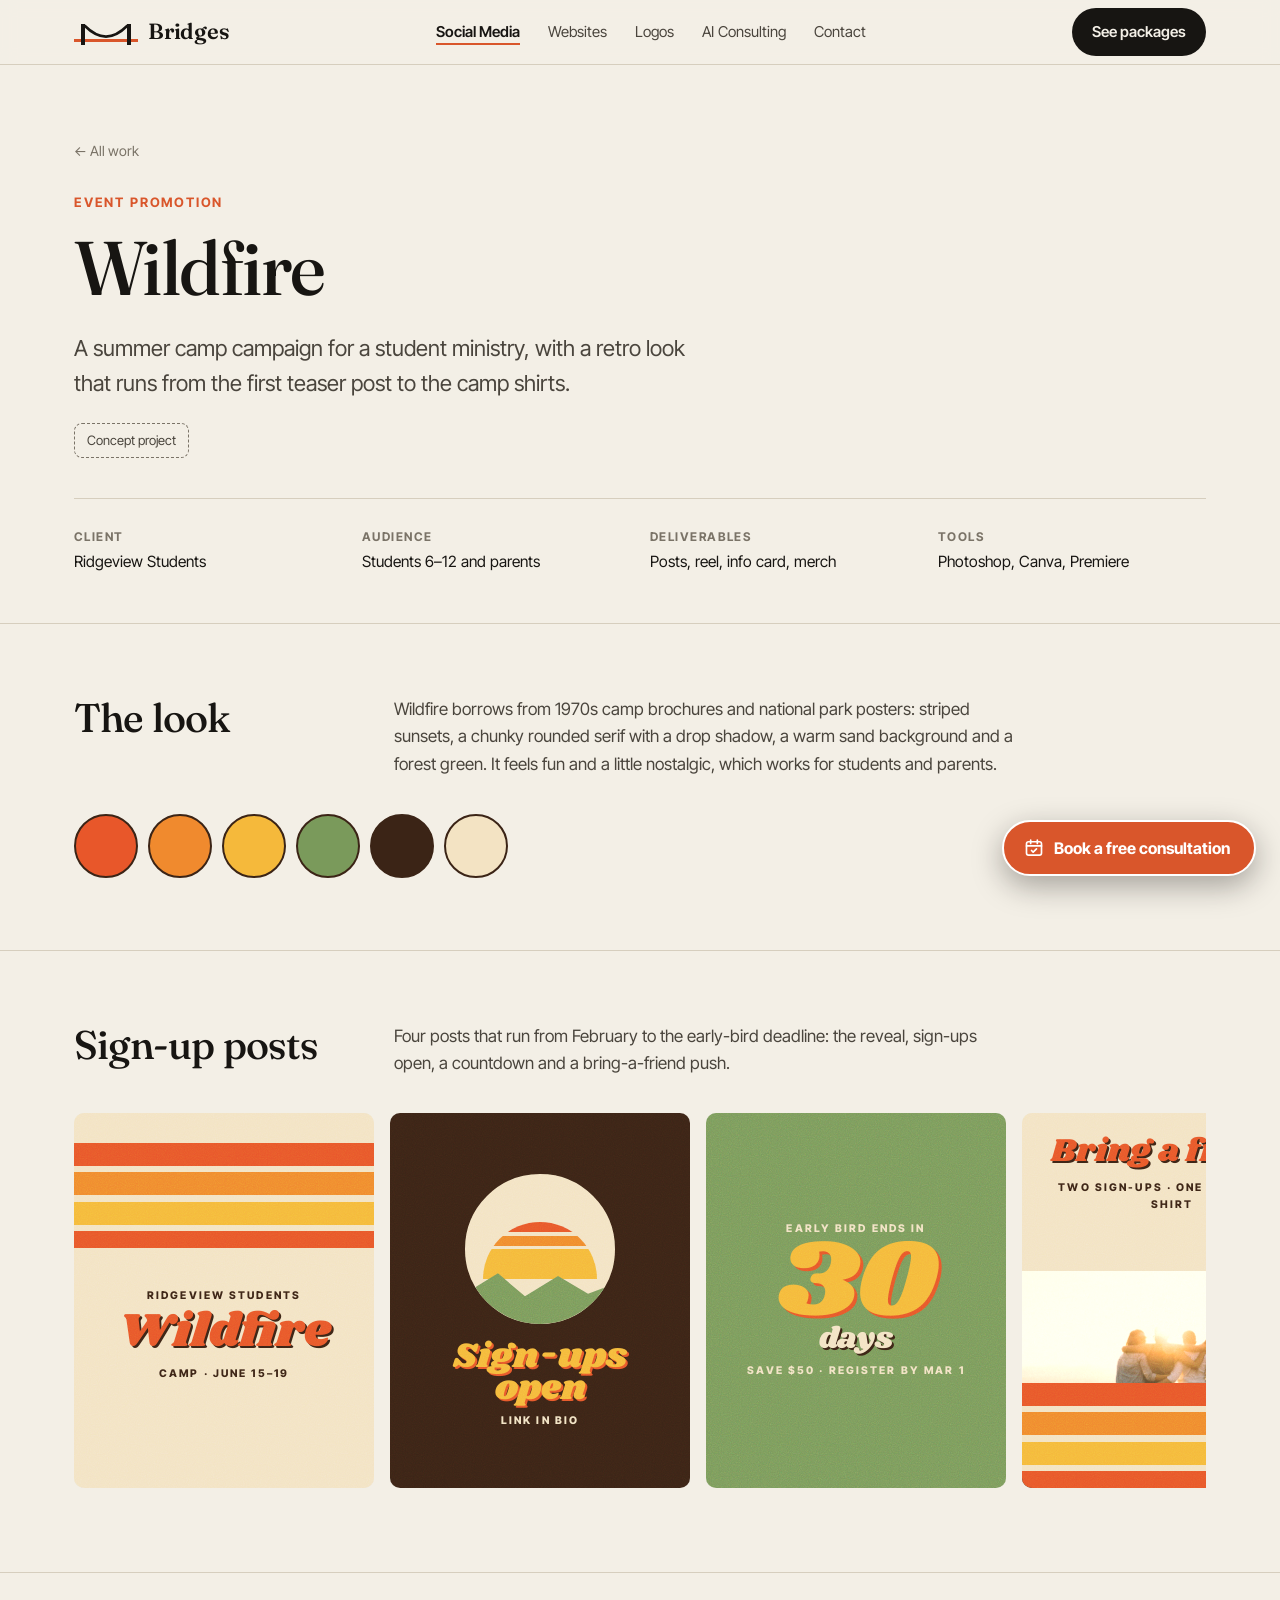
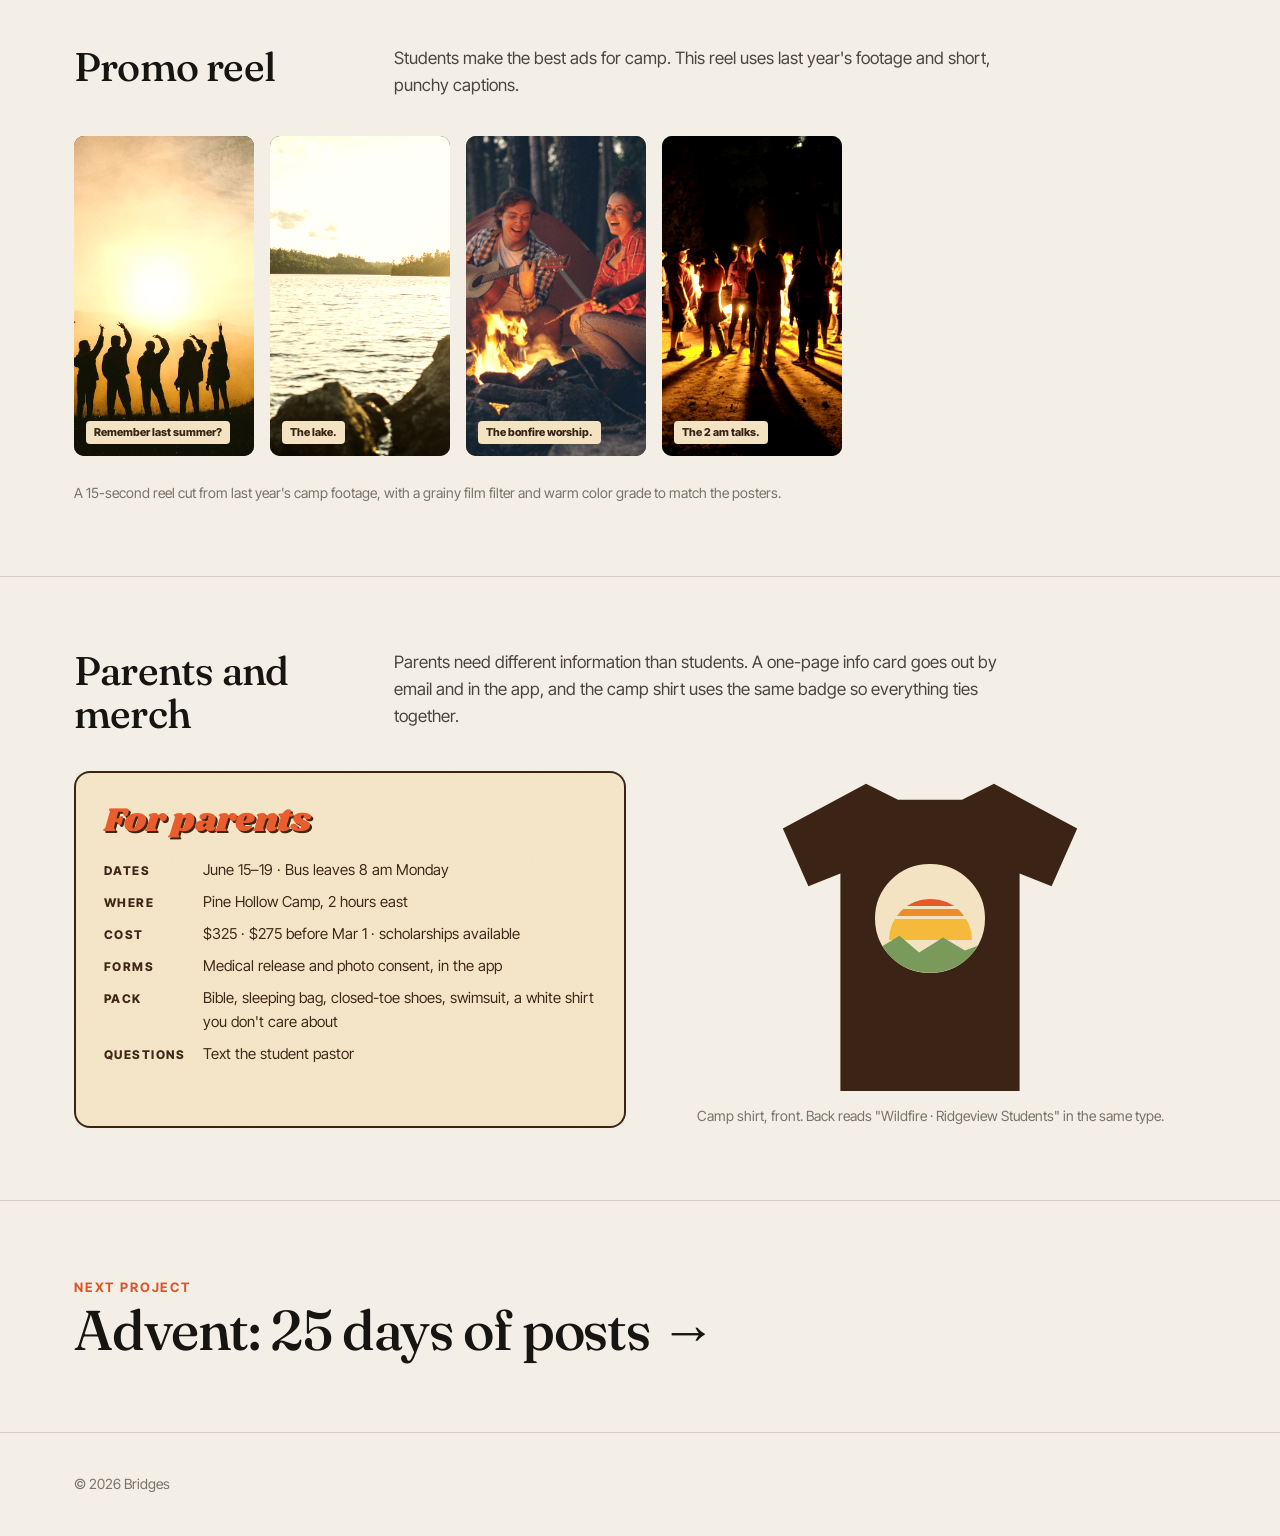
<file: wildfire-camp.html>
<!doctype html>
<html lang="en">
<head>
<meta charset="utf-8">
<meta name="viewport" content="width=device-width, initial-scale=1">
<title>Wildfire — Bridges</title>
<link rel="preconnect" href="https://fonts.googleapis.com">
<link rel="preconnect" href="https://fonts.gstatic.com" crossorigin>
<link href="https://fonts.googleapis.com/css2?family=Fraunces:ital,opsz,wght@0,9..144,300..700;1,9..144,300..700&family=Inter+Tight:wght@400;500;600;700;800&family=IBM+Plex+Mono:wght@400;600&family=Bricolage+Grotesque:opsz,wght@12..96,500..800&family=Shrikhand&display=swap" rel="stylesheet">
<link rel="stylesheet" href="styles.css">
<style>

:root{--sand:#F3E3C3;--brn:#3B2416;--or:#E8572A;--or2:#F08A2E;--yl:#F5B93B;--gr:#7A9A5B;--retro:Shrikhand,"Cooper Black",Georgia,serif}
.cpost{width:300px;aspect-ratio:4/5;border-radius:10px;overflow:hidden;position:relative;flex:none;background:var(--sand);color:var(--brn);display:flex;flex-direction:column;align-items:center;justify-content:center;text-align:center;padding:24px;container-type:inline-size}
.stripes{position:absolute;left:0;right:0;height:28%;background:repeating-linear-gradient(180deg,var(--or) 0 22%,var(--sand) 22% 28%,var(--or2) 28% 50%,var(--sand) 50% 56%,var(--yl) 56% 78%,var(--sand) 78% 84%)}
.cpost .rt{font-family:var(--retro);color:var(--or);font-size:19cqw;line-height:.9;text-shadow:.8cqw .8cqw 0 var(--brn);position:relative}
.cpost .lbl{font-weight:800;font-size:4.2cqw;letter-spacing:.2em;text-transform:uppercase;position:relative}
.cpost.brown{background:var(--brn);color:var(--sand)}
.cpost.brown .rt{color:var(--yl);text-shadow:.8cqw .8cqw 0 var(--or)}
.cpost.green{background:var(--gr);color:var(--sand)}
.cpost.green .rt{color:var(--sand);text-shadow:.8cqw .8cqw 0 var(--brn)}
.badge{width:62%;aspect-ratio:1;border-radius:50%;border:1.4cqw solid var(--brn);display:grid;place-items:center;position:relative;background:var(--sand);overflow:hidden}
.badge .sun{position:absolute;left:12%;right:12%;bottom:30%;aspect-ratio:2/1;border-radius:999px 999px 0 0;background:repeating-linear-gradient(180deg,var(--or) 0 18%,var(--sand) 18% 24%,var(--or2) 24% 42%,var(--sand) 42% 48%,var(--yl) 48% 100%)}
.badge .mtn{position:absolute;left:0;right:0;bottom:0;height:34%;background:var(--gr);clip-path:polygon(0 40%,22% 0,40% 45%,62% 5%,82% 40%,100% 20%,100% 100%,0 100%)}
.big-n{font-family:var(--retro);font-size:44cqw;line-height:.8;color:var(--yl);text-shadow:1.2cqw 1.2cqw 0 var(--or)}
.frm{width:180px;aspect-ratio:9/16;border-radius:10px;overflow:hidden;position:relative;flex:none;container-type:inline-size;display:flex;align-items:flex-end;padding:12px}
.frm .cap{background:var(--sand);color:var(--brn);font-weight:800;font-size:7cqw;padding:3px 8px;border-radius:4px;position:relative;z-index:6}
.card2{background:var(--sand);border:2px solid var(--brn);border-radius:16px;padding:28px;color:var(--brn)}
.card2 h3{font-family:var(--retro);font-weight:400;font-size:34px;color:var(--or);text-shadow:2px 2px 0 var(--brn)}
.card2 dl{display:grid;grid-template-columns:auto 1fr;gap:8px 18px;margin-top:16px;font-size:15px}
.card2 dt{font-weight:800;text-transform:uppercase;font-size:12px;letter-spacing:.12em;padding-top:3px}
.shirt{width:min(320px,100%);aspect-ratio:1;margin:0 auto;background:var(--brn);clip-path:polygon(30% 4%,40% 9%,60% 9%,70% 4%,96% 18%,88% 36%,78% 32%,78% 100%,22% 100%,22% 32%,12% 36%,4% 18%);display:grid;place-items:center;container-type:inline-size}
.shirt .badge{width:36%;border-width:1cqw;margin-top:-8%}
.sw2{display:flex;gap:10px;flex-wrap:wrap}.sw2 i{width:64px;height:64px;border-radius:50%;border:2px solid var(--brn)}

</style>
</head>
<body>
<nav class="nav"><div class="wrap"><a class="logo" href="index.html"><span class="logo-mark"></span>Bridges</a><ul class="nav-links"><li><a href="index.html" class="on">Social Media</a></li><li><a href="web.html">Websites</a></li><li><a href="logos.html">Logos</a></li><li><a href="ai.html">AI Consulting</a></li><li><a href="contact.html">Contact</a></li></ul><a class="btn" href="index.html#packages">See packages</a></div></nav>

<header class="case-hero">
  <div class="wrap">
    <a class="back" href="index.html#work">← All work</a>
    <div class="eyebrow" style="margin-top:28px">Event promotion</div>
    <h1>Wildfire</h1>
    <p class="lede">A summer camp campaign for a student ministry, with a retro look that runs from the first teaser post to the camp shirts.</p>
    <span class="concept-badge">Concept project</span>
    <div class="meta"><div><span>Client</span>Ridgeview Students</div><div><span>Audience</span>Students 6–12 and parents</div><div><span>Deliverables</span>Posts, reel, info card, merch</div><div><span>Tools</span>Photoshop, Canva, Premiere</div></div>
  </div>
</header>

<section class="block">
  <div class="wrap">
    <div class="block-head"><h2>The look</h2><p>Wildfire borrows from 1970s camp brochures and national park posters: striped sunsets, a chunky rounded serif with a drop shadow, a warm sand background and a forest green. It feels fun and a little nostalgic, which works for students and parents.</p></div>
    <div class="sw2"><i style="background:#E8572A"></i><i style="background:#F08A2E"></i><i style="background:#F5B93B"></i><i style="background:#7A9A5B"></i><i style="background:#3B2416"></i><i style="background:#F3E3C3"></i></div>
  </div>
</section>

<section class="block">
  <div class="wrap">
    <div class="block-head"><h2>Sign-up posts</h2><p>Four posts that run from February to the early-bird deadline: the reveal, sign-ups open, a countdown and a bring-a-friend push.</p></div>
    <div class="scroller">
<div class="cpost grain"><span class="stripes" style="top:8%"></span><span class="lbl" style="margin-top:28%">Ridgeview Students</span><span class="rt" style="margin-top:6px">Wildfire</span><span class="lbl" style="margin-top:12px">Camp · June 15–19</span></div>
<div class="cpost brown grain"><div class="badge"><span class="sun"></span><span class="mtn"></span></div><span class="rt" style="font-size:14cqw;margin-top:14px">Sign-ups open</span><span class="lbl" style="margin-top:8px">Link in bio</span></div>
<div class="cpost green grain"><span class="lbl">Early bird ends in</span><span class="big-n">30</span><span class="rt" style="font-size:12cqw">days</span><span class="lbl" style="margin-top:10px">Save $50 · Register by Mar 1</span></div>
<div class="cpost grain" style="justify-content:flex-start"><img class="ph warm" src="img/friends.jpg" alt="" style="height:58%;top:auto;bottom:0"><span class="rt" style="font-size:13cqw">Bring a friend</span><span class="lbl" style="margin-top:14px">Two sign-ups · One free camp shirt</span><span class="stripes" style="bottom:0"></span></div>
</div>
  </div>
</section>

<section class="block">
  <div class="wrap">
    <div class="block-head"><h2>Promo reel</h2><p>Students make the best ads for camp. This reel uses last year's footage and short, punchy captions.</p></div>
    <div class="scroller">
<div class="frm grain" style="background:#3B2416"><img class="ph warm" src="img/jump.jpg" alt=""><span class="cap">Remember last summer?</span></div>
<div class="frm grain" style="background:#3B2416"><img class="ph warm" src="img/lake.jpg" alt=""><span class="cap">The lake.</span></div>
<div class="frm grain" style="background:#3B2416"><img class="ph warm" src="img/campfire.jpg" alt=""><span class="cap">The bonfire worship.</span></div>
<div class="frm grain" style="background:#3B2416"><img class="ph warm" src="img/night.jpg" alt=""><span class="cap">The 2 am talks.</span></div>

</div><p class="note">A 15-second reel cut from last year's camp footage, with a grainy film filter and warm color grade to match the posters.</p>
  </div>
</section>

<section class="block">
  <div class="wrap">
    <div class="block-head"><h2>Parents and merch</h2><p>Parents need different information than students. A one-page info card goes out by email and in the app, and the camp shirt uses the same badge so everything ties together.</p></div>
    <div class="two"><div class="card2 grain"><h3>For parents</h3><dl><dt>Dates</dt><dd>June 15–19 · Bus leaves 8 am Monday</dd><dt>Where</dt><dd>Pine Hollow Camp, 2 hours east</dd><dt>Cost</dt><dd>$325 · $275 before Mar 1 · scholarships available</dd><dt>Forms</dt><dd>Medical release and photo consent, in the app</dd><dt>Pack</dt><dd>Bible, sleeping bag, closed-toe shoes, swimsuit, a white shirt you don't care about</dd><dt>Questions</dt><dd>Text the student pastor</dd></dl></div>
<div><div class="shirt"><div class="badge"><span class="sun"></span><span class="mtn"></span></div></div><p class="note" style="text-align:center">Camp shirt, front. Back reads "Wildfire · Ridgeview Students" in the same type.</p></div></div>
  </div>
</section>

<div class="next-case"><div class="wrap"><a href="brookhollow-advent.html"><div><span class="eyebrow">Next project</span><h2>Advent: 25 days of posts →</h2></div></a></div></div>
<footer><div class="wrap"><span>© 2026 Bridges</span></div></footer>
<script>(function(){try{history.scrollRestoration="manual"}catch(e){}function top(){if(!location.hash)window.scrollTo(0,0)}top();setTimeout(top,80);addEventListener("load",function(){top();setTimeout(top,80)});addEventListener("pageshow",top);})();</script>
<!-- Book a consultation floating button (direct Calendly link) -->
<style>
.book-fab{position:fixed;right:24px;bottom:24px;z-index:9999;display:inline-flex;align-items:center;gap:10px;padding:16px 24px 16px 20px;border-radius:999px;background:#D9562B;color:#fff;font:700 16px/1 "Inter Tight",system-ui,-apple-system,sans-serif;text-decoration:none;box-shadow:0 10px 30px rgba(23,21,18,.35);border:2px solid #fff;transition:transform .2s ease,background .2s ease}
.book-fab:hover{background:#B3401B;transform:translateY(-2px)}
.book-fab:focus-visible{outline:3px solid #C9A24A;outline-offset:3px}
.book-fab svg{width:20px;height:20px;flex:none}
@media (max-width:600px){.book-fab{right:14px;bottom:14px;padding:13px 18px 13px 15px;font-size:15px}}
@media print{.book-fab{display:none}}
</style>
<a class="book-fab" href="https://calendly.com/bridgesmedia-proton/free-20-minute-discovery-call" target="_blank" rel="noopener" aria-label="Book a free 20-minute consultation on Calendly (opens in a new tab)">
<svg viewBox="0 0 24 24" fill="none" stroke="currentColor" stroke-width="2" stroke-linecap="round" stroke-linejoin="round" aria-hidden="true"><rect x="3" y="4.5" width="18" height="16" rx="2.5"/><path d="M8 2.5v4M16 2.5v4M3 9.5h18"/><path d="M9 15l2 2 4-4"/></svg>Book a free consultation</a>
</body>
</html>
</file>
<file: styles.css>
/* Bridges — shared styles */
:root{
  --paper:#F3EFE6;
  --paper-2:#E9E3D6;
  --ink:#171512;
  --ink-2:#4A453D;
  --muted:#7A7367;
  --line:#D6CEBE;
  --ember:#D9562B;
  --ember-dk:#B3401B;
  --teal:#1F4E4A;
  --gold:#C9A24A;
  --white:#FFFDF8;
  --serif:"Fraunces", Georgia, "Times New Roman", serif;
  --sans:"Inter Tight", "Inter", system-ui, -apple-system, "Segoe UI", sans-serif;
  --max:1180px;
  --r:14px;
}
*{box-sizing:border-box;margin:0;padding:0}
html{scroll-behavior:smooth}
body{background:var(--paper);color:var(--ink);font-family:var(--sans);font-size:17px;line-height:1.6;-webkit-font-smoothing:antialiased;overflow-x:hidden}
img,svg{display:block;max-width:100%}
a{color:inherit}
.wrap{max-width:var(--max);margin:0 auto;padding:0 24px}
@media (max-width:600px){.wrap{padding:0 16px}}

/* nav */
.nav{position:sticky;top:0;z-index:50;background:rgba(243,239,230,.92);backdrop-filter:blur(8px);border-bottom:1px solid var(--line)}
.nav .wrap{display:flex;align-items:center;justify-content:space-between;height:64px;gap:16px}
.logo{display:flex;align-items:center;gap:10px;text-decoration:none;font-family:var(--serif);font-weight:600;font-size:22px;letter-spacing:-.01em}
.logo-mark{width:64px;height:32px;flex:none;background:url("data:image/svg+xml,%3Csvg xmlns='http://www.w3.org/2000/svg' viewBox='0 0 64 32' width='64' height='32'%3E%3Cline x1='0' y1='24.5' x2='64' y2='24.5' stroke='%23D9562B' stroke-width='3'/%3E%3Cpath d='M11 10 Q32 31 53 10' fill='none' stroke='%23171512' stroke-width='2.6' stroke-linecap='round'/%3E%3Cpath d='M7 29 V8 H11 V29 Z' fill='%23171512'/%3E%3Cpath d='M7 29 V8 H11 V29 Z' fill='%23171512' transform='translate(64 0) scale(-1 1)'/%3E%3C/svg%3E") center/contain no-repeat}
.nav-links{display:flex;gap:28px;list-style:none;font-size:15px}
.nav-links a{text-decoration:none;color:var(--ink-2)}
.nav-links a:hover{color:var(--ember)}
.nav-links a.on{color:var(--ink);font-weight:600;box-shadow:inset 0 -2px 0 var(--ember);padding-bottom:4px}
.btn{display:inline-flex;align-items:center;gap:8px;padding:12px 20px;border-radius:999px;background:var(--ink);color:var(--paper);text-decoration:none;font-weight:600;font-size:15px;border:0;cursor:pointer;transition:background .2s}
.btn:hover{background:var(--ember)}
.btn.ghost{background:transparent;color:var(--ink);border:1.5px solid var(--ink)}
.btn.ghost:hover{background:var(--ink);color:var(--paper)}
@media (max-width:760px){.nav .wrap{flex-wrap:wrap;height:auto;padding-block:10px;row-gap:6px}.nav-links{display:flex;order:3;width:100%;gap:20px;overflow-x:auto;font-size:14px;padding-bottom:2px;white-space:nowrap}.nav .btn{padding:9px 14px;font-size:13px}}

/* type */
.eyebrow{font-size:13px;font-weight:700;letter-spacing:.14em;text-transform:uppercase;color:var(--ember)}
h1,h2,h3{font-family:var(--serif);font-weight:500;letter-spacing:-.02em;line-height:1.08}
h1{font-size:clamp(44px,7.4vw,96px)}
h2{font-size:clamp(34px,4.6vw,56px)}
h3{font-size:24px;line-height:1.2}
.lede{font-size:clamp(18px,2vw,22px);color:var(--ink-2);max-width:640px}
em.ital{font-style:italic;color:var(--ember)}

section{padding:96px 0}
@media (max-width:600px){section{padding:64px 0}}
.sec-head{display:flex;justify-content:space-between;align-items:end;gap:24px;margin-bottom:48px;flex-wrap:wrap}
.sec-head p{max-width:460px;color:var(--ink-2)}

/* hero */
.hero{padding:88px 0 72px}
.hero h1{margin:18px 0 28px;max-width:980px}
.hero-row{display:flex;gap:16px;flex-wrap:wrap;margin-top:36px}
.hero-strip{margin-top:72px;display:grid;grid-template-columns:repeat(4,1fr);gap:14px}
.hero-strip .tile:nth-child(n+5){aspect-ratio:1}
.hero-strip .tile{aspect-ratio:4/5;border-radius:var(--r);overflow:hidden;position:relative}
@media (max-width:760px){.hero-strip{grid-template-columns:repeat(2,1fr)}}

/* services */
.services{background:var(--ink);color:var(--paper)}
.services .eyebrow{color:var(--gold)}
.services .sec-head p{color:#BDB5A6}
.svc-grid{display:grid;grid-template-columns:repeat(3,1fr);gap:1px;background:#3A362F;border:1px solid #3A362F;border-radius:var(--r);overflow:hidden}
.svc{background:var(--ink);padding:32px 28px}
.svc .num{font-family:var(--serif);color:var(--ember);font-size:15px}
.svc h3{margin:12px 0 10px;color:var(--white)}
.svc p{color:#BDB5A6;font-size:15.5px}
.svc ul{margin-top:12px;list-style:none;font-size:14px;color:#9F9789}
.svc li::before{content:"— ";color:var(--ember)}
@media (max-width:900px){.svc-grid{grid-template-columns:1fr 1fr}}
@media (max-width:600px){.svc-grid{grid-template-columns:1fr}}

/* work grid */
.work-grid{display:grid;grid-template-columns:repeat(2,1fr);gap:28px}
.card{text-decoration:none;display:block;border-radius:var(--r);overflow:hidden;background:var(--white);border:1px solid var(--line);transition:transform .25s, box-shadow .25s}
.card:hover{transform:translateY(-4px);box-shadow:0 18px 40px -20px rgba(23,21,18,.35)}
.card .thumb{aspect-ratio:16/10;position:relative;overflow:hidden}
.card .body{padding:22px 24px 26px}
.card .tags{display:flex;gap:8px;flex-wrap:wrap;margin-bottom:10px}
.tag{font-size:12px;font-weight:600;padding:4px 10px;border-radius:999px;background:var(--paper-2);color:var(--ink-2)}
.card h3{margin-bottom:6px}
.card p{color:var(--ink-2);font-size:15.5px}
.card .client{font-size:13px;color:var(--muted);margin-top:12px}
@media (max-width:800px){.work-grid{grid-template-columns:1fr}}

/* tools */
.tools{display:flex;flex-wrap:wrap;gap:10px}
.tool{padding:10px 18px;border:1.5px solid var(--ink);border-radius:999px;font-weight:600;font-size:15px}

/* process */
.steps{display:grid;grid-template-columns:repeat(4,1fr);gap:24px;counter-reset:s}
.step{border-top:2px solid var(--ink);padding-top:18px}
.step b{font-family:var(--serif);font-size:44px;font-weight:400;color:var(--ember);display:block;line-height:1}
.step h3{margin:12px 0 8px;font-size:21px}
.step p{color:var(--ink-2);font-size:15.5px}
@media (max-width:900px){.steps{grid-template-columns:1fr 1fr}}
@media (max-width:520px){.steps{grid-template-columns:1fr}}

/* contact */
.contact{background:var(--ember);color:var(--white)}
.contact h2{max-width:800px}
.contact .btn{background:var(--ink)}
.contact .btn:hover{background:var(--white);color:var(--ink)}

footer{padding:40px 0;font-size:14px;color:var(--muted);border-top:1px solid var(--line)}
footer .wrap{display:flex;justify-content:space-between;gap:16px;flex-wrap:wrap}
.disclaimer{font-size:13.5px;color:var(--muted);max-width:720px}

/* ---------- case study pages ---------- */
.case-hero{padding:72px 0 48px;border-bottom:1px solid var(--line)}
.case-hero h1{font-size:clamp(40px,6vw,76px);margin:14px 0 22px}
.back{font-size:14px;text-decoration:none;color:var(--muted)}
.back:hover{color:var(--ember)}
.meta{display:grid;grid-template-columns:repeat(4,1fr);gap:20px;margin-top:40px;padding-top:28px;border-top:1px solid var(--line)}
.meta div span{display:block;font-size:12px;font-weight:700;letter-spacing:.12em;text-transform:uppercase;color:var(--muted);margin-bottom:4px}
.meta div{font-size:15.5px}
@media (max-width:700px){.meta{grid-template-columns:1fr 1fr}}
.concept-badge{display:inline-block;margin-top:22px;font-size:13px;padding:6px 12px;border:1px dashed var(--muted);border-radius:8px;color:var(--ink-2)}

.block{padding:72px 0;border-bottom:1px solid var(--line)}
.block-head{display:grid;grid-template-columns:280px 1fr;gap:40px;margin-bottom:36px}
.block-head h2{font-size:clamp(28px,3.4vw,40px)}
.block-head p{color:var(--ink-2);max-width:620px}
@media (max-width:820px){.block-head{grid-template-columns:1fr;gap:12px}}
.note{font-size:14px;color:var(--muted);margin-top:14px}

.scroller{display:flex;gap:16px;overflow-x:auto;padding-bottom:12px;scroll-snap-type:x mandatory}
.scroller>*{scroll-snap-align:start;flex:none}

.two{display:grid;grid-template-columns:1fr 1fr;gap:28px}
.three{display:grid;grid-template-columns:repeat(3,1fr);gap:20px}
@media (max-width:820px){.two,.three{grid-template-columns:1fr}}
.panel{background:var(--white);border:1px solid var(--line);border-radius:var(--r);padding:26px}
.panel h3{font-size:20px;margin-bottom:10px}
.panel p,.panel li{font-size:15.5px;color:var(--ink-2)}
.panel ul{padding-left:18px}

table.t{width:100%;border-collapse:collapse;font-size:14.5px;background:var(--white);border-radius:var(--r);overflow:hidden}
table.t th{text-align:left;font-size:12px;letter-spacing:.1em;text-transform:uppercase;color:var(--muted);padding:12px 14px;background:var(--paper-2)}
table.t td{padding:12px 14px;border-top:1px solid var(--line);vertical-align:top}
.tbl-wrap{overflow-x:auto;border:1px solid var(--line);border-radius:var(--r)}

.next-case{padding:72px 0}
.next-case a{text-decoration:none;display:flex;justify-content:space-between;align-items:center;gap:20px;flex-wrap:wrap}
.next-case a:hover h2{color:var(--ember)}

/* phone mock */
.phone{width:280px;border-radius:38px;background:#111;padding:12px;box-shadow:0 30px 60px -30px rgba(0,0,0,.5)}
.phone-screen{border-radius:28px;overflow:hidden;background:#fff;color:#111;font-family:var(--sans)}
.ig-top{display:flex;align-items:center;gap:8px;padding:10px 12px;font-size:12.5px;font-weight:600}
.ig-av{width:26px;height:26px;border-radius:50%;flex:none}
.ig-actions{display:flex;gap:12px;padding:8px 12px 2px;font-size:18px}
.ig-cap{padding:4px 12px 14px;font-size:11.5px;line-height:1.45}

/* film grain + concrete utilities */
.grain{position:relative;isolation:isolate}
.grain::after{content:"";position:absolute;inset:0;pointer-events:none;z-index:5;opacity:.28;mix-blend-mode:overlay;background-image:url("data:image/svg+xml;utf8,<svg xmlns='http://www.w3.org/2000/svg' width='180' height='180'><filter id='n'><feTurbulence type='fractalNoise' baseFrequency='.9' numOctaves='2' stitchTiles='stitch'/></filter><rect width='100%' height='100%' filter='url(%23n)'/></svg>")}
.concrete{background-color:#7C7975;background-image:radial-gradient(circle at 20% 30%,rgba(0,0,0,.18) 0 1px,transparent 2px),radial-gradient(circle at 70% 60%,rgba(0,0,0,.14) 0 1.5px,transparent 2.5px),radial-gradient(circle at 40% 80%,rgba(255,255,255,.12) 0 1px,transparent 2px),url("data:image/svg+xml;utf8,<svg xmlns='http://www.w3.org/2000/svg' width='240' height='240'><filter id='c'><feTurbulence type='fractalNoise' baseFrequency='.035' numOctaves='4'/><feColorMatrix values='0 0 0 0 .5  0 0 0 0 .5  0 0 0 0 .5  0 0 0 .35 0'/></filter><rect width='100%' height='100%' filter='url(%23c)'/></svg>");background-size:37px 41px,53px 47px,29px 31px,240px 240px}
/* engraving-style hatch panels (duotone) */
.etch{background-image:repeating-linear-gradient(135deg,rgba(255,255,255,.16) 0 1px,transparent 1px 4px),repeating-linear-gradient(45deg,rgba(0,0,0,.22) 0 1px,transparent 1px 6px),radial-gradient(ellipse at 50% 35%,rgba(255,255,255,.28),transparent 55%)}
.etch.rust{background-color:#A8582B}.etch.navy{background-color:#2C3C57}.etch.stone{background-color:#6F6C68}
/* engraved horizontal line shading + arched window (Unhurried) */
.engr{background-image:repeating-linear-gradient(0deg,rgba(255,255,255,.13) 0 1px,transparent 1px 5px)}
.engr.navy{background-color:#2C3C57}.engr.rust{background-color:#A8582B}.engr.stone{background-color:#5E5A55}
.archwin{position:relative;aspect-ratio:3/4;border-radius:999px 999px 0 0;overflow:hidden;background:#2C3C57;background-image:repeating-linear-gradient(0deg,rgba(241,236,227,.16) 0 1px,transparent 1px 5px)}
.archwin::before{content:"";position:absolute;left:50%;bottom:22%;width:62%;aspect-ratio:1;translate:-50% 50%;border-radius:50%;background:#A8582B;background-image:repeating-linear-gradient(0deg,rgba(241,236,227,.22) 0 1px,transparent 1px 4px)}
.archwin::after{content:"";position:absolute;left:0;right:0;bottom:0;height:22%;background:#232F45;background-image:repeating-linear-gradient(0deg,rgba(241,236,227,.1) 0 1px,transparent 1px 3px)}
.archframe{position:relative}
.archframe>.ring{position:absolute;inset:-7% -7% -4%;border:1px solid #C8A15A;border-bottom:0;border-radius:999px 999px 0 0;pointer-events:none}
/* photo helpers */
.ph{position:absolute;inset:0;width:100%;height:100%;object-fit:cover;display:block}
.bw{filter:grayscale(1) contrast(1.12)}
.warm{filter:sepia(.35) saturate(1.25) contrast(1.05)}

#packages{scroll-margin-top:80px}
</file>
